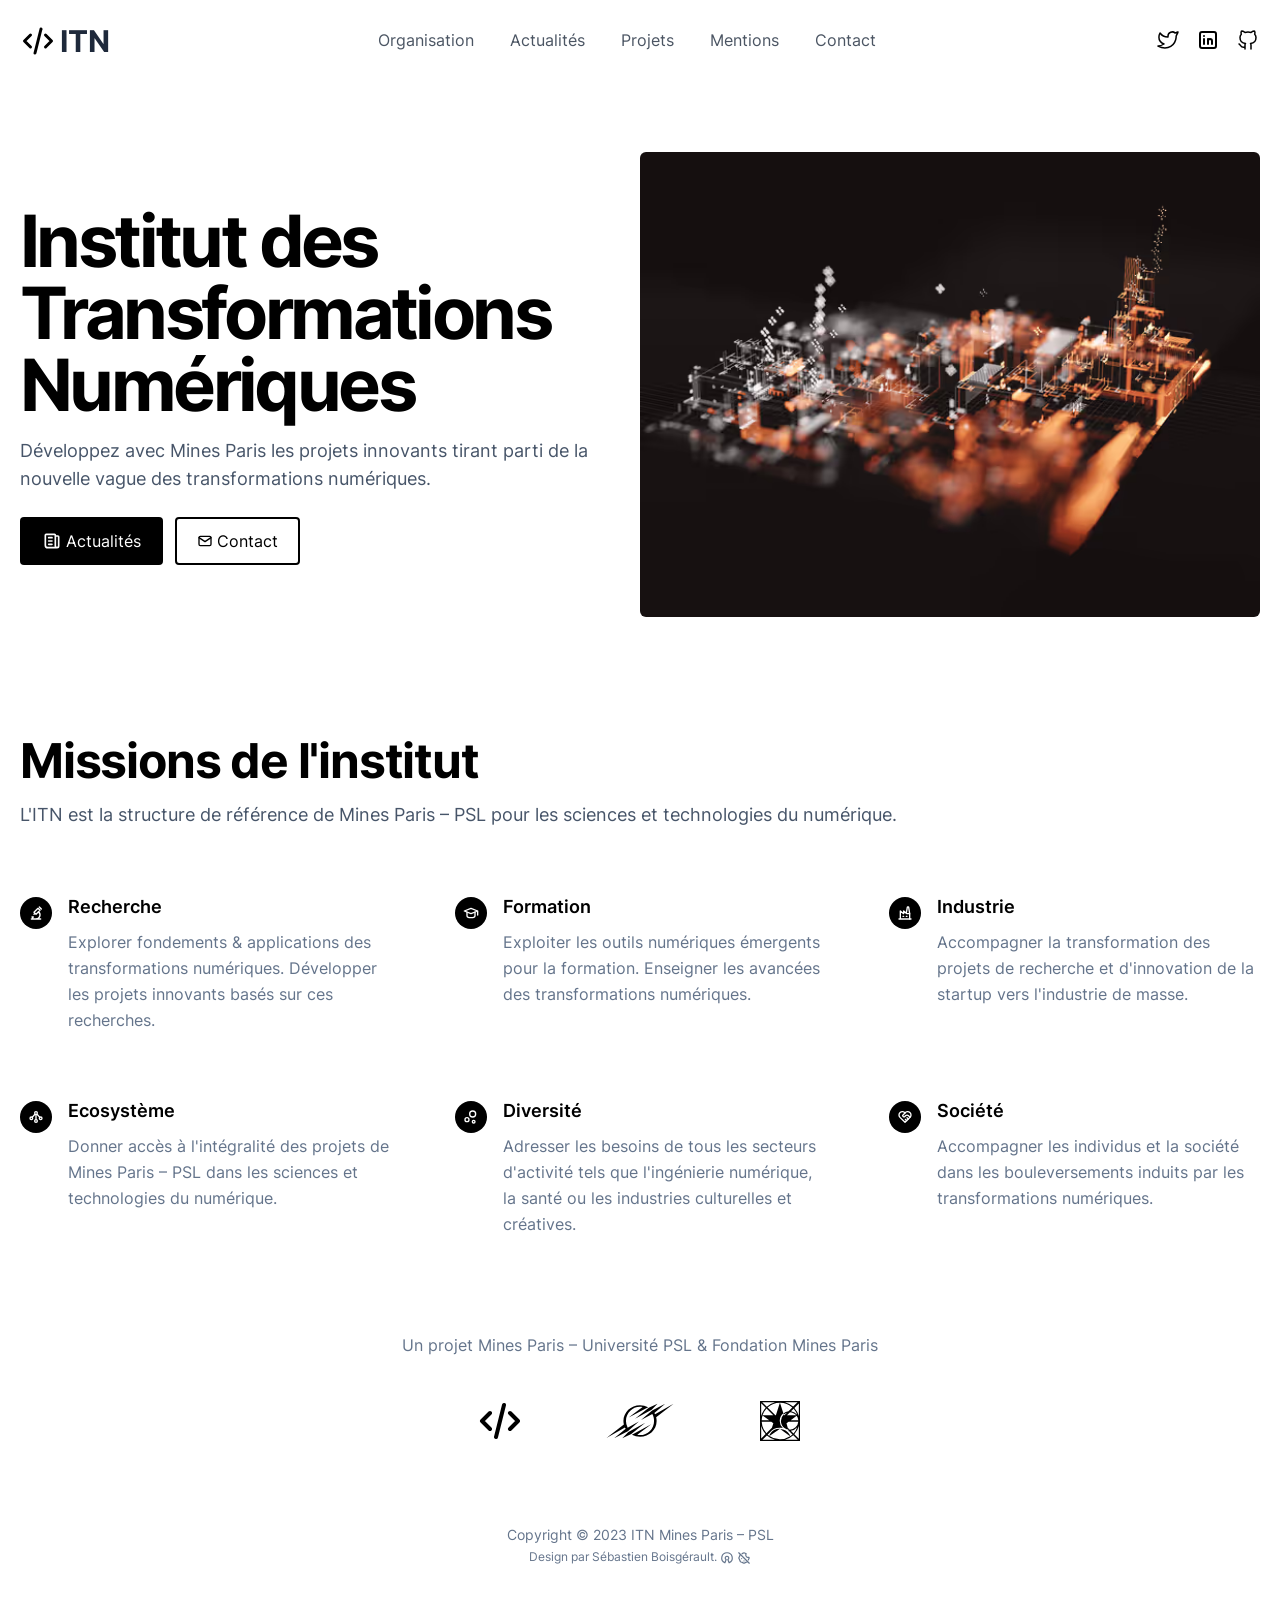
<file: index.html>
<!DOCTYPE html>
<html lang="fr">
  <head>
    <meta charset="UTF-8">
    <meta name="viewport" content="width=device-width">
    <link rel="icon" type="image/svg+xml" href="https://boisgera.github.io/itn-web/favicon.svg">
    <meta name="generator" content="Astro v2.0.11">

    <!-- <link rel="preload" as="image" href={src} alt="Hero" /> -->
    <title>Institut des Transformations Numériques</title>



<link rel="canonical" href="https://boisgera.github.io/">

<meta name="description" content="Sciences et technologies du numérique à Mines Paris – PSL">

<meta name="robots" content="index, follow">

<meta property="og:title" content="Institut des Transformations Numériques">
<meta property="og:type" content="website">
<meta property="og:image" content="https://boisgera.github.io/itn-web/opengraph.jpg">
<meta property="og:url" content="https://boisgera.github.io/">

<meta property="og:image:url" content="https://boisgera.github.io/itn-web/opengraph.jpg">



<meta property="og:image:height">
<meta property="og:image:alt" content="Capture d'écran du site de l'ITN">

<meta name="twitter:card" content="summary_large_image">
<meta name="twitter:site" content="@ITN_MinesParis">
<meta name="twitter:title" content="Institut des Transformations Numériques">
<meta name="twitter:image" content="https://boisgera.github.io/itn-web/opengraph.jpg">

<meta name="twitter:description" content="Sciences et technologies du numérique à Mines Paris – PSL">
<meta name="twitter:creator" content="@boisgera">

  <link rel="stylesheet" href="https://boisgera.github.io/itn-web/_astro/404.52b12107.css" />
<link rel="stylesheet" href="https://boisgera.github.io/itn-web/_astro/mentions.80d13686.css" /><script type="module">document.addEventListener("DOMContentLoaded",function(){document.getElementById("astronav-menu").addEventListener("click",()=>{[...document.querySelectorAll(".astronav-toggle")].forEach(e=>{e.classList.toggle("hidden")})});const o=document.querySelectorAll(".astronav-dropdown");o.forEach(e=>{const r=e.querySelector("button");r.addEventListener("click",n=>{e.classList.toggle("open"),e.setAttribute("aria-expanded",e.getAttribute("aria-expanded")==="true"?"false":"true"),e.hasAttribute("open")?e.removeAttribute("open"):e.setAttribute("open",""),r.nextElementSibling.classList.toggle("hidden"),Array.from(o).filter(t=>t!==e).forEach(t=>{t.classList.remove("open"),t.removeAttribute("open"),t.setAttribute("aria-expanded","false"),t.querySelector(".dropdown-toggle").classList.add("hidden")}),n.stopPropagation()})}),document.addEventListener("click",()=>{o.forEach(e=>{e.classList.remove("open"),e.removeAttribute("open"),e.setAttribute("aria-expanded","false")}),document.querySelectorAll(".dropdown-toggle").forEach(e=>e.classList.add("hidden"))})});
</script></head>
  <body>
    <div class="max-w-screen-xl mx-auto px-5">
  
  <header class="flex flex-col lg:flex-row justify-between items-center my-5">
    
      <div class="flex w-full lg:w-auto items-center justify-between">
        <a href="https://boisgera.github.io/itn-web/" class="text-2xl"><span class="text-3xl flex items-baseline gap-1">
  <span class="relative inline-block" style="height:1em; top: 0.05em">
    <svg xmlns="http://www.w3.org/2000/svg" class="icon icon-tabler icon-tabler-code" width="36" height="36" viewBox="0 0 36 36" stroke-width="2" stroke="currentColor" fill="none" stroke-linecap="round" stroke-linejoin="round">
      <g transform="scale(1.5)">
        <path stroke="none" d="M0 0h24v24H0z" fill="none"></path>
        <path d="M7 8l-4 4l4 4"></path>
        <path d="M17 8l4 4l-4 4"></path>
        <path d="M14 4l-4 16"></path>
      </g>
    </svg>
  </span>
  <span class="font-bold text-slate-800">ITN</span>
</span></a>
        <div class="block lg:hidden">
          <button id="astronav-menu">
  
    <svg fill="currentColor" class="w-4 h-4 text-gray-800" width="24" height="24" viewBox="0 0 20 20" xmlns="http://www.w3.org/2000/svg">
      <title>Menu</title>
      <path class="astronav-toggle hidden" fill-rule="evenodd" clip-rule="evenodd" d="M18.278 16.864a1 1 0 01-1.414 1.414l-4.829-4.828-4.828 4.828a1 1 0 01-1.414-1.414l4.828-4.829-4.828-4.828a1 1 0 011.414-1.414l4.829 4.828 4.828-4.828a1 1 0 111.414 1.414l-4.828 4.829 4.828 4.828z"></path>
      <path class="astronav-toggle" fill-rule="evenodd" d="M4 5h16a1 1 0 010 2H4a1 1 0 110-2zm0 6h16a1 1 0 010 2H4a1 1 0 010-2zm0 6h16a1 1 0 010 2H4a1 1 0 010-2z"></path>
    </svg>
  
</button>
        </div>
      </div>
      <nav class="astronav-toggle hidden w-full lg:w-auto mt-2 lg:flex lg:mt-0">
    
        <ul class="flex flex-col lg:flex-row lg:gap-3">
          <li>
                    <a href="https://boisgera.github.io/itn-web/organisation" class="flex lg:px-3 py-2 text-gray-600 hover:text-gray-900">
                      Organisation
                    </a>
                  </li><li>
                    <a href="https://boisgera.github.io/itn-web/actualités" class="flex lg:px-3 py-2 text-gray-600 hover:text-gray-900">
                      Actualités
                    </a>
                  </li><li>
                    <a href="https://boisgera.github.io/itn-web/projets" class="flex lg:px-3 py-2 text-gray-600 hover:text-gray-900">
                      Projets
                    </a>
                  </li><li>
                    <a href="https://boisgera.github.io/itn-web/mentions" class="flex lg:px-3 py-2 text-gray-600 hover:text-gray-900">
                      Mentions
                    </a>
                  </li><li>
                    <a href="https://boisgera.github.io/itn-web/contact" class="flex lg:px-3 py-2 text-gray-600 hover:text-gray-900">
                      Contact
                    </a>
                  </li>
          <li>
            <div class="h-10 items-center gap-4 flex lg:hidden">
    <a href="https://twitter.com/ITN_MinesParis"><svg fill="none" stroke="currentColor" stroke-linecap="round" stroke-linejoin="round" stroke-width="1.5" class="text-black w-6 h-6" viewBox="0 0 24 24" astro-icon="brand-twitter"><path stroke="none" d="M0 0h24v24H0z"/><path d="M22 4.01c-1 .49-1.98.689-3 .99-1.121-1.265-2.783-1.335-4.38-.737S11.977 6.323 12 8v1c-3.245.083-6.135-1.395-8-4 0 0-4.182 7.433 4 11-1.872 1.247-3.739 2.088-6 2 3.308 1.803 6.913 2.423 10.034 1.517 3.58-1.04 6.522-3.723 7.651-7.742a13.84 13.84 0 0 0 .497-3.753c0-.249 1.51-2.772 1.818-4.013z"/></svg></a>
    <a href="https://www.linkedin.com/in/itn-institut-des-transformations-num%C3%A9riques-mines-paris-psl-0b944027a"><svg fill="none" stroke="currentColor" stroke-linecap="round" stroke-linejoin="round" stroke-width="2" class="text-black w-6 h-6" viewBox="0 0 24 24" astro-icon="brand-linkedin"><path stroke="none" d="M0 0h24v24H0z"/><path d="M4 6a2 2 0 0 1 2-2h12a2 2 0 0 1 2 2v12a2 2 0 0 1-2 2H6a2 2 0 0 1-2-2zM8 11v5M8 8v.01M12 16v-5"/><path d="M16 16v-3a2 2 0 0 0-4 0"/></svg></a>
    <a href="https://github.com/orgs/ITN-Mines-Paris-PSL"><svg fill="none" stroke="currentColor" stroke-linecap="round" stroke-linejoin="round" stroke-width="1.5" class="text-black w-6 h-6" viewBox="0 0 24 24" astro-icon="brand-github"><path stroke="none" d="M0 0h24v24H0z"/><path d="M9 19c-4.3 1.4-4.3-2.5-6-3m12 5v-3.5c0-1 .1-1.4-.5-2 2.8-.3 5.5-1.4 5.5-6a4.6 4.6 0 0 0-1.3-3.2 4.2 4.2 0 0 0-.1-3.2s-1.1-.3-3.5 1.3a12.3 12.3 0 0 0-6.2 0C6.5 2.8 5.4 3.1 5.4 3.1a4.2 4.2 0 0 0-.1 3.2A4.6 4.6 0 0 0 4 9.5c0 4.6 2.7 5.7 5.5 6-.6.6-.6 1.2-.5 2V21"/></svg></a>
</div>
          </li>
        </ul>
      
</nav>
    


    <div>
      <div class="h-10 items-center gap-4 lg:flex hidden">
    <a href="https://twitter.com/ITN_MinesParis"><svg fill="none" stroke="currentColor" stroke-linecap="round" stroke-linejoin="round" stroke-width="1.5" class="text-black w-6 h-6" viewBox="0 0 24 24" astro-icon="brand-twitter"><path stroke="none" d="M0 0h24v24H0z"/><path d="M22 4.01c-1 .49-1.98.689-3 .99-1.121-1.265-2.783-1.335-4.38-.737S11.977 6.323 12 8v1c-3.245.083-6.135-1.395-8-4 0 0-4.182 7.433 4 11-1.872 1.247-3.739 2.088-6 2 3.308 1.803 6.913 2.423 10.034 1.517 3.58-1.04 6.522-3.723 7.651-7.742a13.84 13.84 0 0 0 .497-3.753c0-.249 1.51-2.772 1.818-4.013z"/></svg></a>
    <a href="https://www.linkedin.com/in/itn-institut-des-transformations-num%C3%A9riques-mines-paris-psl-0b944027a"><svg fill="none" stroke="currentColor" stroke-linecap="round" stroke-linejoin="round" stroke-width="2" class="text-black w-6 h-6" viewBox="0 0 24 24" astro-icon="brand-linkedin"><path stroke="none" d="M0 0h24v24H0z"/><path d="M4 6a2 2 0 0 1 2-2h12a2 2 0 0 1 2 2v12a2 2 0 0 1-2 2H6a2 2 0 0 1-2-2zM8 11v5M8 8v.01M12 16v-5"/><path d="M16 16v-3a2 2 0 0 0-4 0"/></svg></a>
    <a href="https://github.com/orgs/ITN-Mines-Paris-PSL"><svg fill="none" stroke="currentColor" stroke-linecap="round" stroke-linejoin="round" stroke-width="1.5" class="text-black w-6 h-6" viewBox="0 0 24 24" astro-icon="brand-github"><path stroke="none" d="M0 0h24v24H0z"/><path d="M9 19c-4.3 1.4-4.3-2.5-6-3m12 5v-3.5c0-1 .1-1.4-.5-2 2.8-.3 5.5-1.4 5.5-6a4.6 4.6 0 0 0-1.3-3.2 4.2 4.2 0 0 0-.1-3.2s-1.1-.3-3.5 1.3a12.3 12.3 0 0 0-6.2 0C6.5 2.8 5.4 3.1 5.4 3.1a4.2 4.2 0 0 0-.1 3.2A4.6 4.6 0 0 0 4 9.5c0 4.6 2.7 5.7 5.5 6-.6.6-.6 1.2-.5 2V21"/></svg></a>
</div>
    </div>
  </header>

</div>
    
  <div class="max-w-screen-xl mx-auto px-5">
  
    <main class="grid lg:grid-cols-2 place-items-center pt-16 pb-8 md:pt-12 md:pb-24">
  <div class="py-6 md:order-1 hidden md:block">
    <picture>
	<source type="image/avif" srcset="https://boisgera.github.io/itn-web/_astro/procedural-city.ce7c94fe_Z2h1vIi.avif 200w,https://boisgera.github.io/itn-web/_astro/procedural-city.ce7c94fe_Z25nYdF.avif 400w,https://boisgera.github.io/itn-web/_astro/procedural-city.ce7c94fe_ZFywjY.avif 600w" sizes="(max-width: 800px) 100vw, 620px"><source type="image/webp" srcset="https://boisgera.github.io/itn-web/_astro/procedural-city.ce7c94fe_Z1xFGKw.webp 200w,https://boisgera.github.io/itn-web/_astro/procedural-city.ce7c94fe_Z1m3afT.webp 400w,https://boisgera.github.io/itn-web/_astro/procedural-city.ce7c94fe_2LhCM.webp 600w" sizes="(max-width: 800px) 100vw, 620px"><source type="image/png" srcset="https://boisgera.github.io/itn-web/_astro/procedural-city.ce7c94fe_KwlLo.png 200w,https://boisgera.github.io/itn-web/_astro/procedural-city.ce7c94fe_Z12a3TU.png 400w,https://boisgera.github.io/itn-web/_astro/procedural-city.ce7c94fe_Zun0bV.png 600w" sizes="(max-width: 800px) 100vw, 620px">
	<img alt="Procedural City" src="https://boisgera.github.io/itn-web/_astro/procedural-city.ce7c94fe_Zun0bV.png" loading="eager" decoding="async" class="rounded-md" format="avif">
</picture>
  </div>
  <div>
    <h1 class="text-5xl lg:text-6xl xl:text-7xl font-bold lg:tracking-tight xl:tracking-tighter">
      Institut des Transformations Numériques
    </h1>
    <p class="text-lg mt-4 text-slate-600 max-w-xl">
      Développez avec Mines Paris les projets innovants tirant parti de la
      nouvelle vague des transformations numériques.
    </p>
    <div class="mt-6 flex flex-col sm:flex-row gap-3">
      <a href="actualités" target="_blank" rel="noopener" class="rounded text-center transition focus-visible:ring-2 ring-offset-2 ring-gray-200 px-5 py-2.5 bg-black text-white hover:bg-gray-800 border-2 border-transparent flex gap-1 items-center justify-center">
        <svg fill="none" stroke="currentColor" stroke-linecap="round" stroke-linejoin="round" stroke-width="2" class="text-white w-5 h-5" viewBox="0 0 24 24" astro-icon="news"><path stroke="none" d="M0 0h24v24H0z"/><path d="M16 6h3a1 1 0 0 1 1 1v11a2 2 0 0 1-4 0V5a1 1 0 0 0-1-1H5a1 1 0 0 0-1 1v12a3 3 0 0 0 3 3h11M8 8h4M8 12h4M8 16h4"/></svg>
        Actualités
      
</a>
      <a href="contact" rel="noopener" target="_blank" class="rounded text-center transition focus-visible:ring-2 ring-offset-2 ring-gray-200 px-5 py-2.5 bg-white border-2 border-black hover:bg-gray-100 text-black flex gap-1 items-center justify-center">
        <svg fill="none" stroke="currentColor" stroke-linecap="round" stroke-linejoin="round" stroke-width="2" class="text-black w-4 h-4" viewBox="0 0 24 24" astro-icon="mail"><path stroke="none" d="M0 0h24v24H0z"/><path d="M3 7a2 2 0 0 1 2-2h14a2 2 0 0 1 2 2v10a2 2 0 0 1-2 2H5a2 2 0 0 1-2-2V7z"/><path d="m3 7 9 6 9-6"/></svg>
        Contact
      
</a>
    </div>
  </div>
</main>
    <div class="mt-16 md:mt-0">
  <h2 class="text-4xl lg:text-5xl font-bold lg:tracking-tight">
    Missions de l'institut
  </h2>
  <p class="text-lg mt-4 text-slate-600">
    L'ITN est la structure de référence de Mines Paris – PSL pour les sciences
    et technologies du numérique.
  </p>
</div>

<div class="grid sm:grid-cols-2 md:grid-cols-3 mt-16 gap-16">
  <div class="flex gap-4 items-start">
        <div class="mt-1 bg-black rounded-full  p-2 w-8 h-8 shrink-0">
          <svg fill="none" stroke="currentColor" stroke-linecap="round" stroke-linejoin="round" stroke-width="2" class="text-white" viewBox="0 0 24 24" astro-icon="microscope"><path stroke="none" d="M0 0h24v24H0z"/><path d="M5 21h14M6 18h2M7 18v3M9 11l3 3 6-6-3-3zM10.5 12.5 9 14M17 3l3 3M12 21a6 6 0 0 0 3.715-10.712"/></svg>
        </div>
        <div>
          <h3 class="font-semibold text-lg">Recherche</h3> 
          <p class="text-slate-500 mt-2 leading-relaxed">Explorer fondements &amp; applications des transformations numériques. 
    Développer les projets innovants basés sur ces recherches.</p>
        </div>
      </div><div class="flex gap-4 items-start">
        <div class="mt-1 bg-black rounded-full  p-2 w-8 h-8 shrink-0">
          <svg fill="none" stroke="currentColor" stroke-linecap="round" stroke-linejoin="round" stroke-width="2" class="text-white" viewBox="0 0 24 24" astro-icon="school"><path stroke="none" d="M0 0h24v24H0z"/><path d="M22 9 12 5 2 9l10 4 10-4v6"/><path d="M6 10.6V16a6 3 0 0 0 12 0v-5.4"/></svg>
        </div>
        <div>
          <h3 class="font-semibold text-lg">Formation</h3> 
          <p class="text-slate-500 mt-2 leading-relaxed">Exploiter les outils numériques émergents pour la 
    formation. Enseigner les avancées des transformations numériques.</p>
        </div>
      </div><div class="flex gap-4 items-start">
        <div class="mt-1 bg-black rounded-full  p-2 w-8 h-8 shrink-0">
          <svg fill="none" stroke="currentColor" stroke-linecap="round" stroke-linejoin="round" stroke-width="2" class="text-white" viewBox="0 0 24 24" astro-icon="building-factory-2"><path stroke="none" d="M0 0h24v24H0z"/><path d="M3 21h18M5 21V9l5 4V9l5 4h4"/><path d="M19 21v-8l-1.436-9.574A.5.5 0 0 0 17.069 3h-1.145a.5.5 0 0 0-.494.418L14 12M9 17h1M14 17h1"/></svg>
        </div>
        <div>
          <h3 class="font-semibold text-lg">Industrie</h3> 
          <p class="text-slate-500 mt-2 leading-relaxed">Accompagner la transformation des projets de recherche et 
    d&#39;innovation de la startup vers l&#39;industrie de masse.</p>
        </div>
      </div><div class="flex gap-4 items-start">
        <div class="mt-1 bg-black rounded-full  p-2 w-8 h-8 shrink-0">
          <svg fill="none" stroke="currentColor" stroke-linecap="round" stroke-linejoin="round" stroke-width="2" class="text-white" viewBox="0 0 24 24" astro-icon="binary-tree-2"><path stroke="none" d="M0 0h24v24H0z"/><path d="M14 6a2 2 0 1 0-4 0 2 2 0 0 0 4 0zM7 14a2 2 0 1 0-4 0 2 2 0 0 0 4 0zM21 14a2 2 0 1 0-4 0 2 2 0 0 0 4 0zM14 18a2 2 0 1 0-4 0 2 2 0 0 0 4 0zM12 8v8M6.316 12.496l4.368-4.992M17.684 12.496l-4.366-4.99"/></svg>
        </div>
        <div>
          <h3 class="font-semibold text-lg">Ecosystème</h3> 
          <p class="text-slate-500 mt-2 leading-relaxed">Donner accès à l&#39;intégralité des projets de 
    Mines Paris – PSL dans les sciences et technologies du numérique.</p>
        </div>
      </div><div class="flex gap-4 items-start">
        <div class="mt-1 bg-black rounded-full  p-2 w-8 h-8 shrink-0">
          <svg fill="none" stroke="currentColor" stroke-linecap="round" stroke-linejoin="round" stroke-width="2" class="text-white" viewBox="0 0 24 24" astro-icon="chart-bubble"><path stroke="none" d="M0 0h24v24H0z"/><path d="M3 16a3 3 0 1 0 6 0 3 3 0 1 0-6 0M14 19a2 2 0 1 0 4 0 2 2 0 1 0-4 0M10 7.5a4.5 4.5 0 1 0 9 0 4.5 4.5 0 1 0-9 0"/></svg>
        </div>
        <div>
          <h3 class="font-semibold text-lg">Diversité</h3> 
          <p class="text-slate-500 mt-2 leading-relaxed">Adresser les besoins de tous les secteurs d&#39;activité tels que 
    l&#39;ingénierie numérique, la santé ou les industries culturelles et créatives.</p>
        </div>
      </div><div class="flex gap-4 items-start">
        <div class="mt-1 bg-black rounded-full  p-2 w-8 h-8 shrink-0">
          <svg fill="none" stroke="currentColor" stroke-linecap="round" stroke-linejoin="round" stroke-width="2" class="text-white" viewBox="0 0 24 24" astro-icon="heart-handshake"><path stroke="none" d="M0 0h24v24H0z"/><path d="M19.5 12.572 12 20l-7.5-7.428A5 5 0 1 1 12 6.006a5 5 0 1 1 7.5 6.572"/><path d="M12 6 8.707 9.293a1 1 0 0 0 0 1.414l.543.543c.69.69 1.81.69 2.5 0l1-1a3.182 3.182 0 0 1 4.5 0l2.25 2.25M12.5 15.5l2 2M15 13l2 2"/></svg>
        </div>
        <div>
          <h3 class="font-semibold text-lg">Société</h3> 
          <p class="text-slate-500 mt-2 leading-relaxed">Accompagner les individus et la société dans les bouleversements induits 
    par les transformations numériques.</p>
        </div>
      </div>
</div>
    <div class="mt-24">
  <h2 class="text-center text-slate-500">
    Un projet Mines Paris – Université PSL & Fondation Mines Paris
  </h2>
  <div class="flex gap-8 md:gap-20 items-center justify-center mt-10 flex-wrap">
    <svg fill="none" stroke="currentColor" stroke-linecap="round" stroke-linejoin="round" stroke-width="2" class="h-8 md:h-12" viewBox="0 0 24 24" astro-icon="itn-logo"><path stroke="none" d="M0 0h24v24H0z"/><path d="m7 8-4 4 4 4M17 8l4 4-4 4M14 4l-4 16"/></svg>
    <svg version="1.2" viewBox="0 0 27 18" class="h-8 md:h-12" astro-icon="mines-paris"><path d="m13.897 8.638 4.135-3.598 4.93-2.476-4.067 3.435c.087.143.169.288.242.439l6.955-3.921-6.528 5.072c.111.442.17.903.17 1.378 0 3.266-2.787 5.913-6.225 5.913a6.445 6.445 0 0 1-3.044-.755l7.262-3.945-5.257 4.005a5.29 5.29 0 0 0 1.04.104c2.91 0 5.268-2.383 5.268-5.322 0-.937-.24-1.816-.66-2.58zM8.87 11.49a5.34 5.34 0 0 1-.63-2.523c0-2.94 2.36-5.322 5.27-5.322.317 0 .629.028.931.083l.04.05-5.233 3.878 7.31-3.848a6.672 6.672 0 0 0-3.049-.755c-3.437 0-6.224 2.648-6.224 5.914 0 .465.056.919.164 1.353l-6.54 5.045 6.944-3.927c.085.176.179.347.281.512l-4.329 3.486 5.14-2.547 4.134-3.714zm0 0"/><path d="m6.842 15.483 2.29-2.36 6.354-3.504-5.257 4.275zM20.087 2.517l-3.294 1.495-5.162 4.159 6.237-3.388zm0 0"/></svg>
    <svg version="1.2" viewBox="0 0 18 18" class="h-8 md:h-12" astro-icon="psl"><path d="M1.51 1.5V16l-.01.01.01.008v.473h.473l.009.009.009-.009H16.5V1.5zm14.064.435-1.656 1.656a7.274 7.274 0 0 0-3.035-1.656zM12.663 12.26l-.766-.767-.456-1.626.809-.594h3.604a3.26 3.26 0 0 1-3.191 2.987m2.789-.912a6.87 6.87 0 0 1-1.4 2.301l-.993-.993a3.672 3.672 0 0 0 2.393-1.308m-4.817-4.474h-.147l-.087-.272a3.243 3.243 0 0 1 1.21-.703zm.983 0 1.135-1.135c.931.04 1.755.472 2.326 1.135zm1.39 1.844 2.239-1.641c.343.468.555 1.03.607 1.641zm.14-3.375.952-.95a6.864 6.864 0 0 1 1.35 2.248 3.67 3.67 0 0 0-2.301-1.298M4.957 8.718H2.141c.027-.63.13-1.241.316-1.817zM2.466 6.875a6.863 6.863 0 0 1 1.492-2.534l2.534 2.534zM5.72 9.273l.786.572-.535 1.692-2.061 2.061a6.834 6.834 0 0 1-1.77-4.325zm-1.37-5.326a6.843 6.843 0 0 1 4.605-1.826L7.458 6.875h-.18zm2.776-2.012A7.275 7.275 0 0 0 4.04 3.638L2.34 1.935zm-5.182.393 1.702 1.703a7.286 7.286 0 0 0-1.702 3.086zm0 13.235v-4.689A7.289 7.289 0 0 0 3.6 13.91zm.492.492L4.091 14.4a7.289 7.289 0 0 0 3.035 1.655zm2.605-1.45 3.987-2.653c-.046 0-.09-.01-.136-.01a4.366 4.366 0 0 0-3.696 2.047l-.188.593c-.032-.023-.06-.051-.091-.075l-.007.012-.364-.276.014-.025c-.052-.045-.109-.083-.159-.128l.617-.617a4.794 4.794 0 0 1 3.874-1.977c.398 0 .782.06 1.152.152a3.682 3.682 0 0 1 .21-5.512L8.988 2.12l.017-.001c1.771 0 3.383.678 4.603 1.782l-1.433 1.433a3.668 3.668 0 0 0-1.914.82l.137.437a3.26 3.26 0 0 0-1.056 2.405c0 1.62 1.185 2.969 2.735 3.225l.15.44a1 1 0 0 0 .057.006l1.376 1.376a8.66 8.66 0 0 1-.367.316.008.008 0 0 1 .002.005l-.366.28-.004-.01c-.042.03-.08.061-.122.089l-.198-.702a4.358 4.358 0 0 0-3.543-2.066l3.724 2.779a6.836 6.836 0 0 1-7.744-.129m5.842 1.45a7.282 7.282 0 0 0 3.085-1.702l1.703 1.702zm5.182-.393-1.703-1.702a7.29 7.29 0 0 0 1.703-3.091zm0-8.54a7.297 7.297 0 0 0-1.656-3.04l1.656-1.656zm0 0"/><path fill="#00428f" d="M12.23 12.681c-.084-.01-.161-.034-.244-.048.11.092.212.192.313.293zm0 0"/></svg>
  </div>
</div>
  
</div>

    <footer class="my-20">
  <p class="text-center text-sm text-slate-500">
    Copyright © 2023 ITN Mines Paris – PSL
  </p>
  <p class="text-center text-xs text-slate-500 mt-1">
    Design par <a href="https://github.com/boisgera">Sébastien Boisgérault</a>.
    <a href="https://boisgera.github.io/itn-web/mentions"><svg fill="none" stroke="currentColor" stroke-linecap="round" stroke-linejoin="round" stroke-width="2" class="inline text-slate-500 w-3.5 h-3.5" viewBox="0 0 24 24" astro-icon="brand-open-source"><path stroke="none" d="M0 0h24v24H0z"/><path d="M12 3a9 9 0 0 1 3.618 17.243l-2.193-5.602a3 3 0 1 0-2.849 0l-2.193 5.603A9 9 0 0 1 12 3z"/></svg></a>
    <svg fill="none" stroke="currentColor" stroke-linecap="round" stroke-linejoin="round" stroke-width="2" class="inline text-slate-500 w-3.5 h-3.5" viewBox="0 0 24 24" astro-icon="cookie-off"><path stroke="none" d="M0 0h24v24H0z"/><path d="M8 13v.01M12 17v.01M12 12v.01M18.192 18.187a3 3 0 0 1-.976.652c-1.048.263-1.787.483-2.216.661-.475.197-1.092.538-1.852 1.024a3 3 0 0 1-2.296 0C10.05 20.021 9.433 19.68 9 19.5c-.471-.195-1.21-.415-2.216-.66a3 3 0 0 1-1.623-1.624c-.265-1.052-.485-1.79-.661-2.216-.198-.479-.54-1.096-1.024-1.852a3 3 0 0 1 0-2.296c.48-.744.82-1.361 1.024-1.852.171-.413.391-1.152.66-2.216a3 3 0 0 1 .649-.971M8.63 4.639c.14-.049.263-.095.37-.139.458-.19 1.075-.531 1.852-1.024a3 3 0 0 1 2.296 0l2.667 1.104a4 4 0 0 0 4.656 6.14l.053.132a3 3 0 0 1 0 2.296c-.497.786-.838 1.404-1.024 1.852a6.579 6.579 0 0 0-.135.36M3 3l18 18"/></svg>
  </p>
</footer>
    
  </body>
</html>
</file>
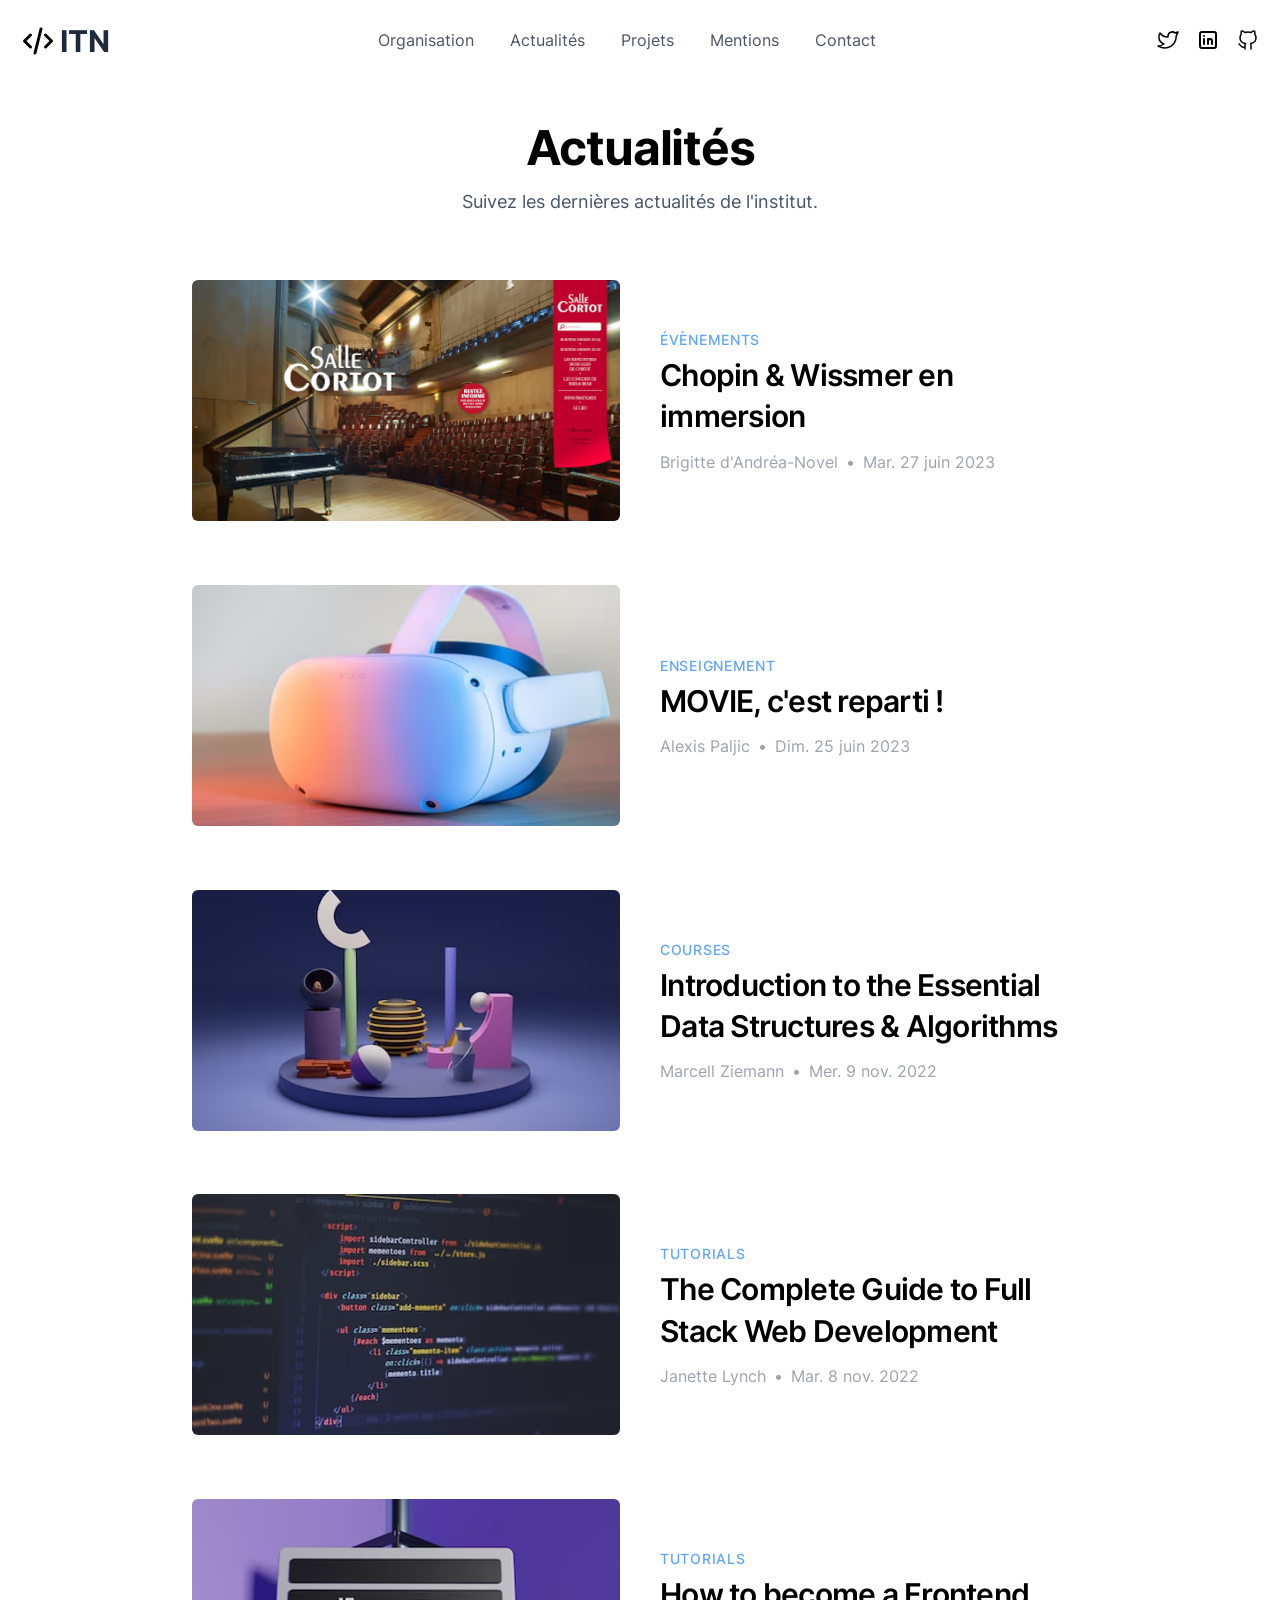
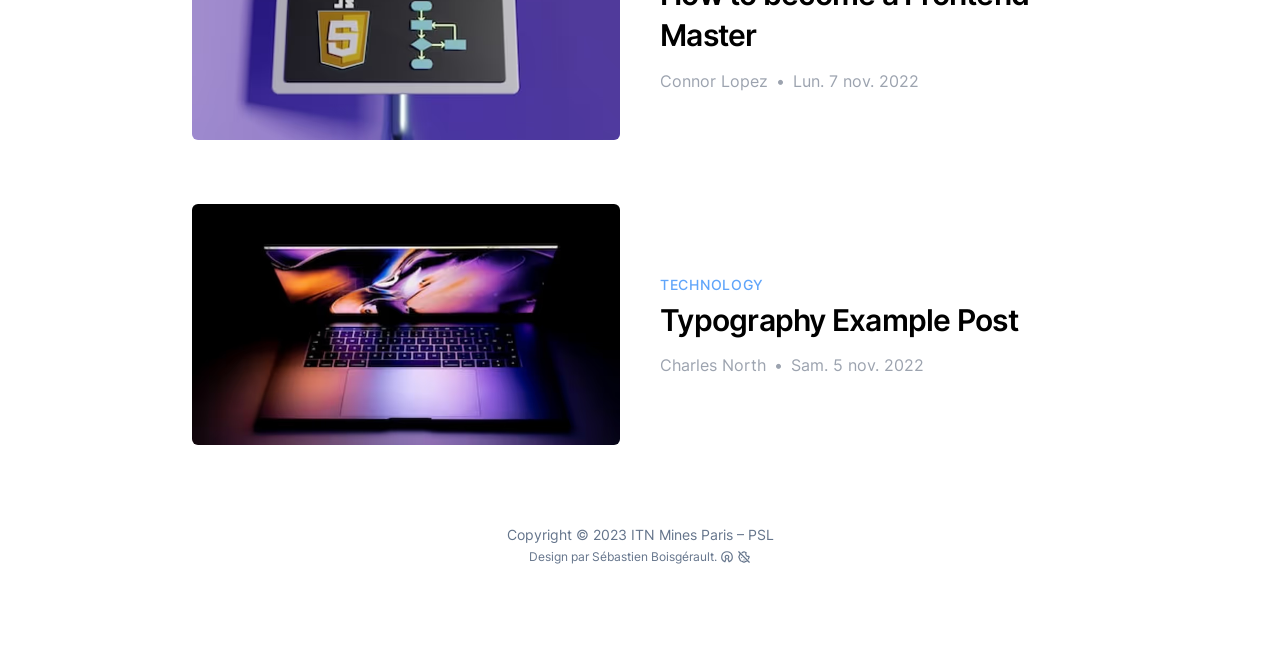
<file: actualités/index.html>
<!DOCTYPE html>
<html lang="fr">
  <head>
    <meta charset="UTF-8">
    <meta name="viewport" content="width=device-width">
    <link rel="icon" type="image/svg+xml" href="https://boisgera.github.io/itn-web/favicon.svg">
    <meta name="generator" content="Astro v2.0.11">

    <!-- <link rel="preload" as="image" href={src} alt="Hero" /> -->
    <title>Actualités | ITN</title>



<link rel="canonical" href="https://boisgera.github.io/actualit%C3%A9s/">

<meta name="description" content="Sciences et technologies du numérique à Mines Paris – PSL">

<meta name="robots" content="index, follow">

<meta property="og:title" content="Actualités | ITN">
<meta property="og:type" content="website">
<meta property="og:image" content="https://boisgera.github.io/itn-web/opengraph.jpg">
<meta property="og:url" content="https://boisgera.github.io/actualit%C3%A9s/">

<meta property="og:image:url" content="https://boisgera.github.io/itn-web/opengraph.jpg">



<meta property="og:image:height">
<meta property="og:image:alt" content="Capture d'écran du site de l'ITN">

<meta name="twitter:card" content="summary_large_image">
<meta name="twitter:site" content="@ITN_MinesParis">
<meta name="twitter:title" content="Actualités | ITN">
<meta name="twitter:image" content="https://boisgera.github.io/itn-web/opengraph.jpg">

<meta name="twitter:description" content="Sciences et technologies du numérique à Mines Paris – PSL">
<meta name="twitter:creator" content="@boisgera">

  <link rel="stylesheet" href="https://boisgera.github.io/itn-web/_astro/404.52b12107.css" />
<link rel="stylesheet" href="https://boisgera.github.io/itn-web/_astro/mentions.80d13686.css" /><script type="module">document.addEventListener("DOMContentLoaded",function(){document.getElementById("astronav-menu").addEventListener("click",()=>{[...document.querySelectorAll(".astronav-toggle")].forEach(e=>{e.classList.toggle("hidden")})});const o=document.querySelectorAll(".astronav-dropdown");o.forEach(e=>{const r=e.querySelector("button");r.addEventListener("click",n=>{e.classList.toggle("open"),e.setAttribute("aria-expanded",e.getAttribute("aria-expanded")==="true"?"false":"true"),e.hasAttribute("open")?e.removeAttribute("open"):e.setAttribute("open",""),r.nextElementSibling.classList.toggle("hidden"),Array.from(o).filter(t=>t!==e).forEach(t=>{t.classList.remove("open"),t.removeAttribute("open"),t.setAttribute("aria-expanded","false"),t.querySelector(".dropdown-toggle").classList.add("hidden")}),n.stopPropagation()})}),document.addEventListener("click",()=>{o.forEach(e=>{e.classList.remove("open"),e.removeAttribute("open"),e.setAttribute("aria-expanded","false")}),document.querySelectorAll(".dropdown-toggle").forEach(e=>e.classList.add("hidden"))})});
</script></head>
  <body>
    <div class="max-w-screen-xl mx-auto px-5">
  
  <header class="flex flex-col lg:flex-row justify-between items-center my-5">
    
      <div class="flex w-full lg:w-auto items-center justify-between">
        <a href="https://boisgera.github.io/itn-web/" class="text-2xl"><span class="text-3xl flex items-baseline gap-1">
  <span class="relative inline-block" style="height:1em; top: 0.05em">
    <svg xmlns="http://www.w3.org/2000/svg" class="icon icon-tabler icon-tabler-code" width="36" height="36" viewBox="0 0 36 36" stroke-width="2" stroke="currentColor" fill="none" stroke-linecap="round" stroke-linejoin="round">
      <g transform="scale(1.5)">
        <path stroke="none" d="M0 0h24v24H0z" fill="none"></path>
        <path d="M7 8l-4 4l4 4"></path>
        <path d="M17 8l4 4l-4 4"></path>
        <path d="M14 4l-4 16"></path>
      </g>
    </svg>
  </span>
  <span class="font-bold text-slate-800">ITN</span>
</span></a>
        <div class="block lg:hidden">
          <button id="astronav-menu">
  
    <svg fill="currentColor" class="w-4 h-4 text-gray-800" width="24" height="24" viewBox="0 0 20 20" xmlns="http://www.w3.org/2000/svg">
      <title>Menu</title>
      <path class="astronav-toggle hidden" fill-rule="evenodd" clip-rule="evenodd" d="M18.278 16.864a1 1 0 01-1.414 1.414l-4.829-4.828-4.828 4.828a1 1 0 01-1.414-1.414l4.828-4.829-4.828-4.828a1 1 0 011.414-1.414l4.829 4.828 4.828-4.828a1 1 0 111.414 1.414l-4.828 4.829 4.828 4.828z"></path>
      <path class="astronav-toggle" fill-rule="evenodd" d="M4 5h16a1 1 0 010 2H4a1 1 0 110-2zm0 6h16a1 1 0 010 2H4a1 1 0 010-2zm0 6h16a1 1 0 010 2H4a1 1 0 010-2z"></path>
    </svg>
  
</button>
        </div>
      </div>
      <nav class="astronav-toggle hidden w-full lg:w-auto mt-2 lg:flex lg:mt-0">
    
        <ul class="flex flex-col lg:flex-row lg:gap-3">
          <li>
                    <a href="https://boisgera.github.io/itn-web/organisation" class="flex lg:px-3 py-2 text-gray-600 hover:text-gray-900">
                      Organisation
                    </a>
                  </li><li>
                    <a href="https://boisgera.github.io/itn-web/actualités" class="flex lg:px-3 py-2 text-gray-600 hover:text-gray-900">
                      Actualités
                    </a>
                  </li><li>
                    <a href="https://boisgera.github.io/itn-web/projets" class="flex lg:px-3 py-2 text-gray-600 hover:text-gray-900">
                      Projets
                    </a>
                  </li><li>
                    <a href="https://boisgera.github.io/itn-web/mentions" class="flex lg:px-3 py-2 text-gray-600 hover:text-gray-900">
                      Mentions
                    </a>
                  </li><li>
                    <a href="https://boisgera.github.io/itn-web/contact" class="flex lg:px-3 py-2 text-gray-600 hover:text-gray-900">
                      Contact
                    </a>
                  </li>
          <li>
            <div class="h-10 items-center gap-4 flex lg:hidden">
    <a href="https://twitter.com/ITN_MinesParis"><svg fill="none" stroke="currentColor" stroke-linecap="round" stroke-linejoin="round" stroke-width="1.5" class="text-black w-6 h-6" viewBox="0 0 24 24" astro-icon="brand-twitter"><path stroke="none" d="M0 0h24v24H0z"/><path d="M22 4.01c-1 .49-1.98.689-3 .99-1.121-1.265-2.783-1.335-4.38-.737S11.977 6.323 12 8v1c-3.245.083-6.135-1.395-8-4 0 0-4.182 7.433 4 11-1.872 1.247-3.739 2.088-6 2 3.308 1.803 6.913 2.423 10.034 1.517 3.58-1.04 6.522-3.723 7.651-7.742a13.84 13.84 0 0 0 .497-3.753c0-.249 1.51-2.772 1.818-4.013z"/></svg></a>
    <a href="https://www.linkedin.com/in/itn-institut-des-transformations-num%C3%A9riques-mines-paris-psl-0b944027a"><svg fill="none" stroke="currentColor" stroke-linecap="round" stroke-linejoin="round" stroke-width="2" class="text-black w-6 h-6" viewBox="0 0 24 24" astro-icon="brand-linkedin"><path stroke="none" d="M0 0h24v24H0z"/><path d="M4 6a2 2 0 0 1 2-2h12a2 2 0 0 1 2 2v12a2 2 0 0 1-2 2H6a2 2 0 0 1-2-2zM8 11v5M8 8v.01M12 16v-5"/><path d="M16 16v-3a2 2 0 0 0-4 0"/></svg></a>
    <a href="https://github.com/orgs/ITN-Mines-Paris-PSL"><svg fill="none" stroke="currentColor" stroke-linecap="round" stroke-linejoin="round" stroke-width="1.5" class="text-black w-6 h-6" viewBox="0 0 24 24" astro-icon="brand-github"><path stroke="none" d="M0 0h24v24H0z"/><path d="M9 19c-4.3 1.4-4.3-2.5-6-3m12 5v-3.5c0-1 .1-1.4-.5-2 2.8-.3 5.5-1.4 5.5-6a4.6 4.6 0 0 0-1.3-3.2 4.2 4.2 0 0 0-.1-3.2s-1.1-.3-3.5 1.3a12.3 12.3 0 0 0-6.2 0C6.5 2.8 5.4 3.1 5.4 3.1a4.2 4.2 0 0 0-.1 3.2A4.6 4.6 0 0 0 4 9.5c0 4.6 2.7 5.7 5.5 6-.6.6-.6 1.2-.5 2V21"/></svg></a>
</div>
          </li>
        </ul>
      
</nav>
    


    <div>
      <div class="h-10 items-center gap-4 lg:flex hidden">
    <a href="https://twitter.com/ITN_MinesParis"><svg fill="none" stroke="currentColor" stroke-linecap="round" stroke-linejoin="round" stroke-width="1.5" class="text-black w-6 h-6" viewBox="0 0 24 24" astro-icon="brand-twitter"><path stroke="none" d="M0 0h24v24H0z"/><path d="M22 4.01c-1 .49-1.98.689-3 .99-1.121-1.265-2.783-1.335-4.38-.737S11.977 6.323 12 8v1c-3.245.083-6.135-1.395-8-4 0 0-4.182 7.433 4 11-1.872 1.247-3.739 2.088-6 2 3.308 1.803 6.913 2.423 10.034 1.517 3.58-1.04 6.522-3.723 7.651-7.742a13.84 13.84 0 0 0 .497-3.753c0-.249 1.51-2.772 1.818-4.013z"/></svg></a>
    <a href="https://www.linkedin.com/in/itn-institut-des-transformations-num%C3%A9riques-mines-paris-psl-0b944027a"><svg fill="none" stroke="currentColor" stroke-linecap="round" stroke-linejoin="round" stroke-width="2" class="text-black w-6 h-6" viewBox="0 0 24 24" astro-icon="brand-linkedin"><path stroke="none" d="M0 0h24v24H0z"/><path d="M4 6a2 2 0 0 1 2-2h12a2 2 0 0 1 2 2v12a2 2 0 0 1-2 2H6a2 2 0 0 1-2-2zM8 11v5M8 8v.01M12 16v-5"/><path d="M16 16v-3a2 2 0 0 0-4 0"/></svg></a>
    <a href="https://github.com/orgs/ITN-Mines-Paris-PSL"><svg fill="none" stroke="currentColor" stroke-linecap="round" stroke-linejoin="round" stroke-width="1.5" class="text-black w-6 h-6" viewBox="0 0 24 24" astro-icon="brand-github"><path stroke="none" d="M0 0h24v24H0z"/><path d="M9 19c-4.3 1.4-4.3-2.5-6-3m12 5v-3.5c0-1 .1-1.4-.5-2 2.8-.3 5.5-1.4 5.5-6a4.6 4.6 0 0 0-1.3-3.2 4.2 4.2 0 0 0-.1-3.2s-1.1-.3-3.5 1.3a12.3 12.3 0 0 0-6.2 0C6.5 2.8 5.4 3.1 5.4 3.1a4.2 4.2 0 0 0-.1 3.2A4.6 4.6 0 0 0 4 9.5c0 4.6 2.7 5.7 5.5 6-.6.6-.6 1.2-.5 2V21"/></svg></a>
</div>
    </div>
  </header>

</div>
    
  <div class="max-w-screen-xl mx-auto px-5">
  
    <div class="mt-16 text-center">
  <h1 class="text-4xl lg:text-5xl font-bold lg:tracking-tight">
    Actualités
  </h1>
  <p class="text-lg mt-4 text-slate-600">
    
        Suivez les dernières actualités de l'institut.
      
  </p>
</div>
    <main class="mt-16">
      <ul class="grid gap-16 max-w-4xl mx-auto">
        <li>
              <a href="https://boisgera.github.io/itn-web/blog/salle-cortot">
                <div class="grid md:grid-cols-2 gap-5 md:gap-10 items-center">
                  <picture>
	<source type="image/avif" srcset="https://boisgera.github.io/itn-web/_astro/salle-cortot-430x240_9xRKx.avif 200w,https://boisgera.github.io/itn-web/_astro/salle-cortot-430x240_Z2n8haa.avif 400w,https://boisgera.github.io/itn-web/_astro/salle-cortot-430x240_Z2mjs1s.avif 800w" sizes="(max-width: 800px) 100vw, 800px"><source type="image/webp" srcset="https://boisgera.github.io/itn-web/_astro/salle-cortot-430x240_ZMFhWM.webp 200w,https://boisgera.github.io/itn-web/_astro/salle-cortot-430x240_1JOFUr.webp 400w,https://boisgera.github.io/itn-web/_astro/salle-cortot-430x240_1KDv49.webp 800w" sizes="(max-width: 800px) 100vw, 800px"><source type="image/png" srcset="https://boisgera.github.io/itn-web/_astro/salle-cortot-430x240_B6qeE.png 200w,https://boisgera.github.io/itn-web/_astro/salle-cortot-430x240_Z1UzIG3.png 400w,https://boisgera.github.io/itn-web/_astro/salle-cortot-430x240_Z1TKTxl.png 800w" sizes="(max-width: 800px) 100vw, 800px">
	<img alt="Salle Cortot" fit="cover" position="center" background="#ffffff" src="https://boisgera.github.io/itn-web/_astro/salle-cortot-430x240_Z1TKTxl.png" loading="eager" decoding="sync" class="w-full rounded-md">
</picture>
                  <div>
                    <span class="text-blue-400 uppercase tracking-wider text-sm font-medium">
                      Évènements
                    </span>

                    <h2 class="text-3xl font-semibold leading-snug tracking-tight mt-1 ">
                      Chopin &amp; Wissmer en immersion
                    </h2>

                    <div class="flex gap-2 mt-3">
                      <span class="text-gray-400">
                        Brigitte d&#39;Andréa-Novel
                      </span>
                      <span class="text-gray-400">• </span>
                      <time class="text-gray-400" datetime="2023-06-27T17:10:00.000Z">
                        Mar. 27 juin 2023
                      </time>
                    </div>
                  </div>
                </div>
              </a>
            </li><li>
              <a href="https://boisgera.github.io/itn-web/blog/movie">
                <div class="grid md:grid-cols-2 gap-5 md:gap-10 items-center">
                  <picture>
	<source type="image/avif" srcset="https://boisgera.github.io/itn-web/_astro/photo-1622979135225-d2ba269cf1ac_2a9L02.avif 200w,https://boisgera.github.io/itn-web/_astro/photo-1622979135225-d2ba269cf1ac_ZmwnUF.avif 400w,https://boisgera.github.io/itn-web/_astro/photo-1622979135225-d2ba269cf1ac_ZlHyLX.avif 800w" sizes="(max-width: 800px) 100vw, 800px"><source type="image/webp" srcset="https://boisgera.github.io/itn-web/_astro/photo-1622979135225-d2ba269cf1ac_1cUAgH.webp 200w,https://boisgera.github.io/itn-web/_astro/photo-1622979135225-d2ba269cf1ac_Z1jKyE0.webp 400w,https://boisgera.github.io/itn-web/_astro/photo-1622979135225-d2ba269cf1ac_Z1iVJvi.webp 800w" sizes="(max-width: 800px) 100vw, 800px">
	<img alt="Oculus" fit="cover" position="center" background="#ffffff" src="https://boisgera.github.io/itn-web/_astro/photo-1622979135225-d2ba269cf1ac_Z1iVJvi.webp" loading="eager" decoding="sync" class="w-full rounded-md">
</picture>
                  <div>
                    <span class="text-blue-400 uppercase tracking-wider text-sm font-medium">
                      Enseignement
                    </span>

                    <h2 class="text-3xl font-semibold leading-snug tracking-tight mt-1 ">
                      MOVIE, c&#39;est reparti !
                    </h2>

                    <div class="flex gap-2 mt-3">
                      <span class="text-gray-400">
                        Alexis Paljic
                      </span>
                      <span class="text-gray-400">• </span>
                      <time class="text-gray-400" datetime="2023-06-25T17:10:00.000Z">
                        Dim. 25 juin 2023
                      </time>
                    </div>
                  </div>
                </div>
              </a>
            </li><li>
              <a href="https://boisgera.github.io/itn-web/blog/essential-data-structures-algorithms">
                <div class="grid md:grid-cols-2 gap-5 md:gap-10 items-center">
                  <picture>
	<source type="image/avif" srcset="https://boisgera.github.io/itn-web/_astro/photo-1627163439134-7a8c47e08208_80HKj.avif 200w,https://boisgera.github.io/itn-web/_astro/photo-1627163439134-7a8c47e08208_Z2oFrao.avif 400w,https://boisgera.github.io/itn-web/_astro/photo-1627163439134-7a8c47e08208_Z2nQC1G.avif 800w" sizes="(max-width: 800px) 100vw, 800px"><source type="image/webp" srcset="https://boisgera.github.io/itn-web/_astro/photo-1627163439134-7a8c47e08208_ZOdrX1.webp 200w,https://boisgera.github.io/itn-web/_astro/photo-1627163439134-7a8c47e08208_1IhvUd.webp 400w,https://boisgera.github.io/itn-web/_astro/photo-1627163439134-7a8c47e08208_1J6l3U.webp 800w" sizes="(max-width: 800px) 100vw, 800px">
	<img alt="data structures &#38; algorithms" fit="cover" position="center" background="#ffffff" src="https://boisgera.github.io/itn-web/_astro/photo-1627163439134-7a8c47e08208_1J6l3U.webp" loading="eager" decoding="sync" class="w-full rounded-md">
</picture>
                  <div>
                    <span class="text-blue-400 uppercase tracking-wider text-sm font-medium">
                      Courses
                    </span>

                    <h2 class="text-3xl font-semibold leading-snug tracking-tight mt-1 ">
                       Introduction to the Essential Data Structures &amp; Algorithms
                    </h2>

                    <div class="flex gap-2 mt-3">
                      <span class="text-gray-400">
                        Marcell Ziemann
                      </span>
                      <span class="text-gray-400">• </span>
                      <time class="text-gray-400" datetime="2022-11-09T16:39:00.000Z">
                        Mer. 9 nov. 2022
                      </time>
                    </div>
                  </div>
                </div>
              </a>
            </li><li>
              <a href="https://boisgera.github.io/itn-web/blog/complete-guide-fullstack-development">
                <div class="grid md:grid-cols-2 gap-5 md:gap-10 items-center">
                  <picture>
	<source type="image/avif" srcset="https://boisgera.github.io/itn-web/_astro/photo-1593720213428-28a5b9e94613_Z23VgWr.avif 200w,https://boisgera.github.io/itn-web/_astro/photo-1593720213428-28a5b9e94613_tyGUM.avif 400w,https://boisgera.github.io/itn-web/_astro/photo-1593720213428-28a5b9e94613_unw4u.avif 800w" sizes="(max-width: 800px) 100vw, 800px"><source type="image/webp" srcset="https://boisgera.github.io/itn-web/_astro/photo-1593720213428-28a5b9e94613_241G8a.webp 200w,https://boisgera.github.io/itn-web/_astro/photo-1593720213428-28a5b9e94613_ZsEsMx.webp 400w,https://boisgera.github.io/itn-web/_astro/photo-1593720213428-28a5b9e94613_ZrPDDP.webp 800w" sizes="(max-width: 800px) 100vw, 800px">
	<img alt="full stack web development" fit="cover" position="center" background="#ffffff" src="https://boisgera.github.io/itn-web/_astro/photo-1593720213428-28a5b9e94613_ZrPDDP.webp" loading="lazy" decoding="async" class="w-full rounded-md">
</picture>
                  <div>
                    <span class="text-blue-400 uppercase tracking-wider text-sm font-medium">
                      Tutorials
                    </span>

                    <h2 class="text-3xl font-semibold leading-snug tracking-tight mt-1 ">
                      The Complete Guide to Full Stack Web Development
                    </h2>

                    <div class="flex gap-2 mt-3">
                      <span class="text-gray-400">
                        Janette Lynch
                      </span>
                      <span class="text-gray-400">• </span>
                      <time class="text-gray-400" datetime="2022-11-08T11:39:00.000Z">
                        Mar. 8 nov. 2022
                      </time>
                    </div>
                  </div>
                </div>
              </a>
            </li><li>
              <a href="https://boisgera.github.io/itn-web/blog/how-to-become-frontend-master">
                <div class="grid md:grid-cols-2 gap-5 md:gap-10 items-center">
                  <picture>
	<source type="image/avif" srcset="https://boisgera.github.io/itn-web/_astro/photo-1667372393119-3d4c48d07fc9_1dLXUa.avif 200w,https://boisgera.github.io/itn-web/_astro/photo-1667372393119-3d4c48d07fc9_Z1iTb0x.avif 400w,https://boisgera.github.io/itn-web/_astro/photo-1667372393119-3d4c48d07fc9_Z1i5lQP.avif 800w" sizes="(max-width: 800px) 100vw, 800px"><source type="image/webp" srcset="https://boisgera.github.io/itn-web/_astro/photo-1667372393119-3d4c48d07fc9_gxNbP.webp 200w,https://boisgera.github.io/itn-web/_astro/photo-1667372393119-3d4c48d07fc9_Z2g8lIR.webp 400w,https://boisgera.github.io/itn-web/_astro/photo-1667372393119-3d4c48d07fc9_Z2fjwAa.webp 800w" sizes="(max-width: 800px) 100vw, 800px">
	<img alt="frontend master" fit="cover" position="center" background="#ffffff" src="https://boisgera.github.io/itn-web/_astro/photo-1667372393119-3d4c48d07fc9_Z2fjwAa.webp" loading="lazy" decoding="async" class="w-full rounded-md">
</picture>
                  <div>
                    <span class="text-blue-400 uppercase tracking-wider text-sm font-medium">
                      Tutorials
                    </span>

                    <h2 class="text-3xl font-semibold leading-snug tracking-tight mt-1 ">
                      How to become a Frontend Master
                    </h2>

                    <div class="flex gap-2 mt-3">
                      <span class="text-gray-400">
                        Connor Lopez
                      </span>
                      <span class="text-gray-400">• </span>
                      <time class="text-gray-400" datetime="2022-11-07T15:39:00.000Z">
                        Lun. 7 nov. 2022
                      </time>
                    </div>
                  </div>
                </div>
              </a>
            </li><li>
              <a href="https://boisgera.github.io/itn-web/blog/kitchensink">
                <div class="grid md:grid-cols-2 gap-5 md:gap-10 items-center">
                  <picture>
	<source type="image/avif" srcset="https://boisgera.github.io/itn-web/_astro/photo-1542393545-10f5cde2c810_Z29eVcX.avif 200w,https://boisgera.github.io/itn-web/_astro/photo-1542393545-10f5cde2c810_og2Fg.avif 400w,https://boisgera.github.io/itn-web/_astro/photo-1542393545-10f5cde2c810_p4QNX.avif 800w" sizes="(max-width: 800px) 100vw, 800px"><source type="image/webp" srcset="https://boisgera.github.io/itn-web/_astro/photo-1542393545-10f5cde2c810_1XI1RD.webp 200w,https://boisgera.github.io/itn-web/_astro/photo-1542393545-10f5cde2c810_ZxX834.webp 400w,https://boisgera.github.io/itn-web/_astro/photo-1542393545-10f5cde2c810_Zx9iTm.webp 800w" sizes="(max-width: 800px) 100vw, 800px">
	<img alt="typography" fit="cover" position="center" background="#ffffff" src="https://boisgera.github.io/itn-web/_astro/photo-1542393545-10f5cde2c810_Zx9iTm.webp" loading="lazy" decoding="async" class="w-full rounded-md">
</picture>
                  <div>
                    <span class="text-blue-400 uppercase tracking-wider text-sm font-medium">
                      Technology
                    </span>

                    <h2 class="text-3xl font-semibold leading-snug tracking-tight mt-1 ">
                      Typography Example Post
                    </h2>

                    <div class="flex gap-2 mt-3">
                      <span class="text-gray-400">
                        Charles North
                      </span>
                      <span class="text-gray-400">• </span>
                      <time class="text-gray-400" datetime="2022-11-05T15:36:00.000Z">
                        Sam. 5 nov. 2022
                      </time>
                    </div>
                  </div>
                </div>
              </a>
            </li>
      </ul>
    </main>
  
</div>

    <footer class="my-20">
  <p class="text-center text-sm text-slate-500">
    Copyright © 2023 ITN Mines Paris – PSL
  </p>
  <p class="text-center text-xs text-slate-500 mt-1">
    Design par <a href="https://github.com/boisgera">Sébastien Boisgérault</a>.
    <a href="https://boisgera.github.io/itn-web/mentions"><svg fill="none" stroke="currentColor" stroke-linecap="round" stroke-linejoin="round" stroke-width="2" class="inline text-slate-500 w-3.5 h-3.5" viewBox="0 0 24 24" astro-icon="brand-open-source"><path stroke="none" d="M0 0h24v24H0z"/><path d="M12 3a9 9 0 0 1 3.618 17.243l-2.193-5.602a3 3 0 1 0-2.849 0l-2.193 5.603A9 9 0 0 1 12 3z"/></svg></a>
    <svg fill="none" stroke="currentColor" stroke-linecap="round" stroke-linejoin="round" stroke-width="2" class="inline text-slate-500 w-3.5 h-3.5" viewBox="0 0 24 24" astro-icon="cookie-off"><path stroke="none" d="M0 0h24v24H0z"/><path d="M8 13v.01M12 17v.01M12 12v.01M18.192 18.187a3 3 0 0 1-.976.652c-1.048.263-1.787.483-2.216.661-.475.197-1.092.538-1.852 1.024a3 3 0 0 1-2.296 0C10.05 20.021 9.433 19.68 9 19.5c-.471-.195-1.21-.415-2.216-.66a3 3 0 0 1-1.623-1.624c-.265-1.052-.485-1.79-.661-2.216-.198-.479-.54-1.096-1.024-1.852a3 3 0 0 1 0-2.296c.48-.744.82-1.361 1.024-1.852.171-.413.391-1.152.66-2.216a3 3 0 0 1 .649-.971M8.63 4.639c.14-.049.263-.095.37-.139.458-.19 1.075-.531 1.852-1.024a3 3 0 0 1 2.296 0l2.667 1.104a4 4 0 0 0 4.656 6.14l.053.132a3 3 0 0 1 0 2.296c-.497.786-.838 1.404-1.024 1.852a6.579 6.579 0 0 0-.135.36M3 3l18 18"/></svg>
  </p>
</footer>
    
  </body>
</html>
</file>
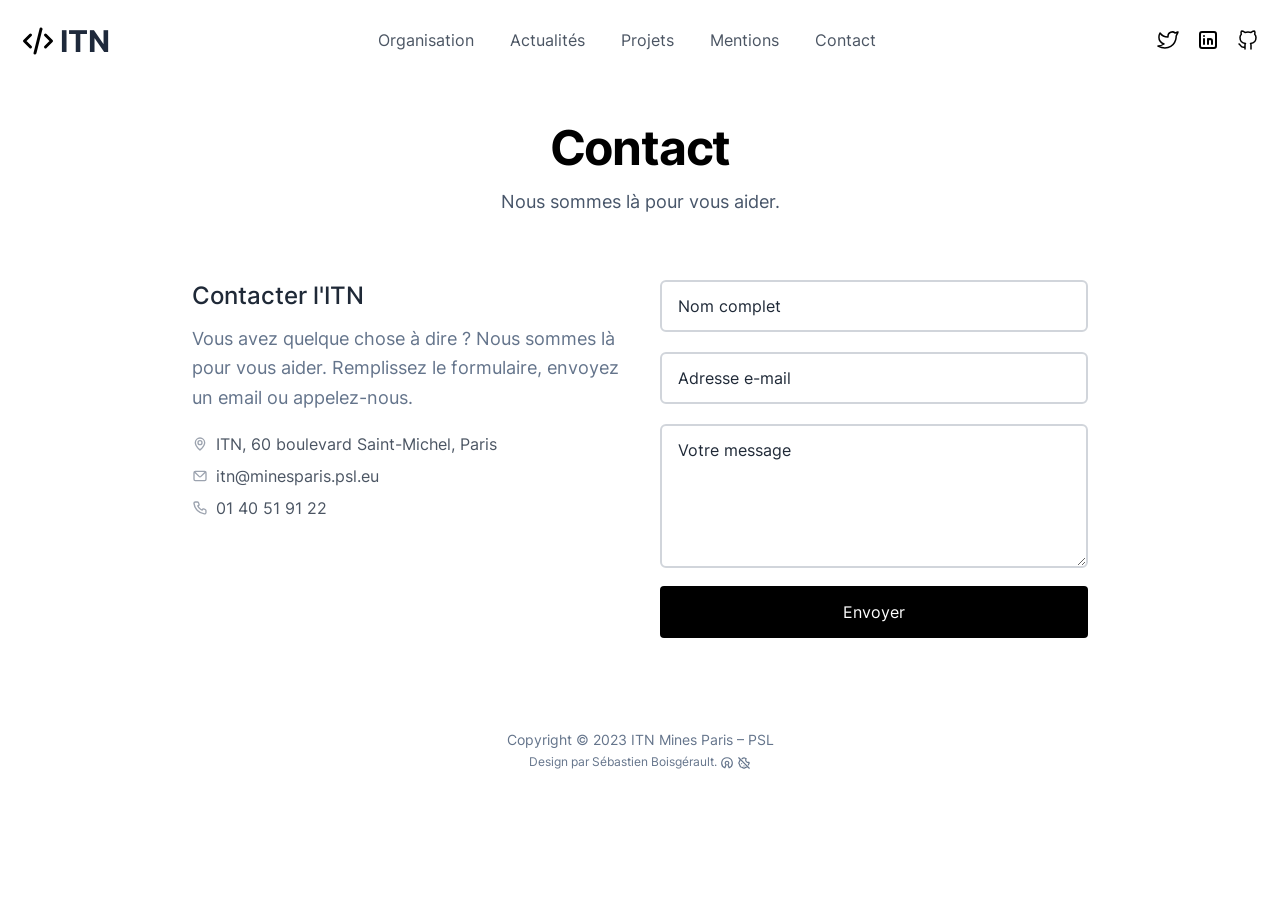
<file: contact/index.html>
<!DOCTYPE html>
<html lang="fr">
  <head>
    <meta charset="UTF-8">
    <meta name="viewport" content="width=device-width">
    <link rel="icon" type="image/svg+xml" href="https://boisgera.github.io/itn-web/favicon.svg">
    <meta name="generator" content="Astro v2.0.11">

    <!-- <link rel="preload" as="image" href={src} alt="Hero" /> -->
    <title>Contact | ITN</title>



<link rel="canonical" href="https://boisgera.github.io/contact/">

<meta name="description" content="Sciences et technologies du numérique à Mines Paris – PSL">

<meta name="robots" content="index, follow">

<meta property="og:title" content="Contact | ITN">
<meta property="og:type" content="website">
<meta property="og:image" content="https://boisgera.github.io/itn-web/opengraph.jpg">
<meta property="og:url" content="https://boisgera.github.io/contact/">

<meta property="og:image:url" content="https://boisgera.github.io/itn-web/opengraph.jpg">



<meta property="og:image:height">
<meta property="og:image:alt" content="Capture d'écran du site de l'ITN">

<meta name="twitter:card" content="summary_large_image">
<meta name="twitter:site" content="@ITN_MinesParis">
<meta name="twitter:title" content="Contact | ITN">
<meta name="twitter:image" content="https://boisgera.github.io/itn-web/opengraph.jpg">

<meta name="twitter:description" content="Sciences et technologies du numérique à Mines Paris – PSL">
<meta name="twitter:creator" content="@boisgera">

  <link rel="stylesheet" href="https://boisgera.github.io/itn-web/_astro/404.52b12107.css" />
<link rel="stylesheet" href="https://boisgera.github.io/itn-web/_astro/mentions.80d13686.css" />
<link rel="stylesheet" href="https://boisgera.github.io/itn-web/_astro/contact.a259e1be.css" /><script type="module">document.addEventListener("DOMContentLoaded",function(){document.getElementById("astronav-menu").addEventListener("click",()=>{[...document.querySelectorAll(".astronav-toggle")].forEach(e=>{e.classList.toggle("hidden")})});const o=document.querySelectorAll(".astronav-dropdown");o.forEach(e=>{const r=e.querySelector("button");r.addEventListener("click",n=>{e.classList.toggle("open"),e.setAttribute("aria-expanded",e.getAttribute("aria-expanded")==="true"?"false":"true"),e.hasAttribute("open")?e.removeAttribute("open"):e.setAttribute("open",""),r.nextElementSibling.classList.toggle("hidden"),Array.from(o).filter(t=>t!==e).forEach(t=>{t.classList.remove("open"),t.removeAttribute("open"),t.setAttribute("aria-expanded","false"),t.querySelector(".dropdown-toggle").classList.add("hidden")}),n.stopPropagation()})}),document.addEventListener("click",()=>{o.forEach(e=>{e.classList.remove("open"),e.removeAttribute("open"),e.setAttribute("aria-expanded","false")}),document.querySelectorAll(".dropdown-toggle").forEach(e=>e.classList.add("hidden"))})});
</script></head>
  <body>
    <div class="max-w-screen-xl mx-auto px-5">
  
  <header class="flex flex-col lg:flex-row justify-between items-center my-5">
    
      <div class="flex w-full lg:w-auto items-center justify-between">
        <a href="https://boisgera.github.io/itn-web/" class="text-2xl"><span class="text-3xl flex items-baseline gap-1">
  <span class="relative inline-block" style="height:1em; top: 0.05em">
    <svg xmlns="http://www.w3.org/2000/svg" class="icon icon-tabler icon-tabler-code" width="36" height="36" viewBox="0 0 36 36" stroke-width="2" stroke="currentColor" fill="none" stroke-linecap="round" stroke-linejoin="round">
      <g transform="scale(1.5)">
        <path stroke="none" d="M0 0h24v24H0z" fill="none"></path>
        <path d="M7 8l-4 4l4 4"></path>
        <path d="M17 8l4 4l-4 4"></path>
        <path d="M14 4l-4 16"></path>
      </g>
    </svg>
  </span>
  <span class="font-bold text-slate-800">ITN</span>
</span></a>
        <div class="block lg:hidden">
          <button id="astronav-menu">
  
    <svg fill="currentColor" class="w-4 h-4 text-gray-800" width="24" height="24" viewBox="0 0 20 20" xmlns="http://www.w3.org/2000/svg">
      <title>Menu</title>
      <path class="astronav-toggle hidden" fill-rule="evenodd" clip-rule="evenodd" d="M18.278 16.864a1 1 0 01-1.414 1.414l-4.829-4.828-4.828 4.828a1 1 0 01-1.414-1.414l4.828-4.829-4.828-4.828a1 1 0 011.414-1.414l4.829 4.828 4.828-4.828a1 1 0 111.414 1.414l-4.828 4.829 4.828 4.828z"></path>
      <path class="astronav-toggle" fill-rule="evenodd" d="M4 5h16a1 1 0 010 2H4a1 1 0 110-2zm0 6h16a1 1 0 010 2H4a1 1 0 010-2zm0 6h16a1 1 0 010 2H4a1 1 0 010-2z"></path>
    </svg>
  
</button>
        </div>
      </div>
      <nav class="astronav-toggle hidden w-full lg:w-auto mt-2 lg:flex lg:mt-0">
    
        <ul class="flex flex-col lg:flex-row lg:gap-3">
          <li>
                    <a href="https://boisgera.github.io/itn-web/organisation" class="flex lg:px-3 py-2 text-gray-600 hover:text-gray-900">
                      Organisation
                    </a>
                  </li><li>
                    <a href="https://boisgera.github.io/itn-web/actualités" class="flex lg:px-3 py-2 text-gray-600 hover:text-gray-900">
                      Actualités
                    </a>
                  </li><li>
                    <a href="https://boisgera.github.io/itn-web/projets" class="flex lg:px-3 py-2 text-gray-600 hover:text-gray-900">
                      Projets
                    </a>
                  </li><li>
                    <a href="https://boisgera.github.io/itn-web/mentions" class="flex lg:px-3 py-2 text-gray-600 hover:text-gray-900">
                      Mentions
                    </a>
                  </li><li>
                    <a href="https://boisgera.github.io/itn-web/contact" class="flex lg:px-3 py-2 text-gray-600 hover:text-gray-900">
                      Contact
                    </a>
                  </li>
          <li>
            <div class="h-10 items-center gap-4 flex lg:hidden">
    <a href="https://twitter.com/ITN_MinesParis"><svg fill="none" stroke="currentColor" stroke-linecap="round" stroke-linejoin="round" stroke-width="1.5" class="text-black w-6 h-6" viewBox="0 0 24 24" astro-icon="brand-twitter"><path stroke="none" d="M0 0h24v24H0z"/><path d="M22 4.01c-1 .49-1.98.689-3 .99-1.121-1.265-2.783-1.335-4.38-.737S11.977 6.323 12 8v1c-3.245.083-6.135-1.395-8-4 0 0-4.182 7.433 4 11-1.872 1.247-3.739 2.088-6 2 3.308 1.803 6.913 2.423 10.034 1.517 3.58-1.04 6.522-3.723 7.651-7.742a13.84 13.84 0 0 0 .497-3.753c0-.249 1.51-2.772 1.818-4.013z"/></svg></a>
    <a href="https://www.linkedin.com/in/itn-institut-des-transformations-num%C3%A9riques-mines-paris-psl-0b944027a"><svg fill="none" stroke="currentColor" stroke-linecap="round" stroke-linejoin="round" stroke-width="2" class="text-black w-6 h-6" viewBox="0 0 24 24" astro-icon="brand-linkedin"><path stroke="none" d="M0 0h24v24H0z"/><path d="M4 6a2 2 0 0 1 2-2h12a2 2 0 0 1 2 2v12a2 2 0 0 1-2 2H6a2 2 0 0 1-2-2zM8 11v5M8 8v.01M12 16v-5"/><path d="M16 16v-3a2 2 0 0 0-4 0"/></svg></a>
    <a href="https://github.com/orgs/ITN-Mines-Paris-PSL"><svg fill="none" stroke="currentColor" stroke-linecap="round" stroke-linejoin="round" stroke-width="1.5" class="text-black w-6 h-6" viewBox="0 0 24 24" astro-icon="brand-github"><path stroke="none" d="M0 0h24v24H0z"/><path d="M9 19c-4.3 1.4-4.3-2.5-6-3m12 5v-3.5c0-1 .1-1.4-.5-2 2.8-.3 5.5-1.4 5.5-6a4.6 4.6 0 0 0-1.3-3.2 4.2 4.2 0 0 0-.1-3.2s-1.1-.3-3.5 1.3a12.3 12.3 0 0 0-6.2 0C6.5 2.8 5.4 3.1 5.4 3.1a4.2 4.2 0 0 0-.1 3.2A4.6 4.6 0 0 0 4 9.5c0 4.6 2.7 5.7 5.5 6-.6.6-.6 1.2-.5 2V21"/></svg></a>
</div>
          </li>
        </ul>
      
</nav>
    


    <div>
      <div class="h-10 items-center gap-4 lg:flex hidden">
    <a href="https://twitter.com/ITN_MinesParis"><svg fill="none" stroke="currentColor" stroke-linecap="round" stroke-linejoin="round" stroke-width="1.5" class="text-black w-6 h-6" viewBox="0 0 24 24" astro-icon="brand-twitter"><path stroke="none" d="M0 0h24v24H0z"/><path d="M22 4.01c-1 .49-1.98.689-3 .99-1.121-1.265-2.783-1.335-4.38-.737S11.977 6.323 12 8v1c-3.245.083-6.135-1.395-8-4 0 0-4.182 7.433 4 11-1.872 1.247-3.739 2.088-6 2 3.308 1.803 6.913 2.423 10.034 1.517 3.58-1.04 6.522-3.723 7.651-7.742a13.84 13.84 0 0 0 .497-3.753c0-.249 1.51-2.772 1.818-4.013z"/></svg></a>
    <a href="https://www.linkedin.com/in/itn-institut-des-transformations-num%C3%A9riques-mines-paris-psl-0b944027a"><svg fill="none" stroke="currentColor" stroke-linecap="round" stroke-linejoin="round" stroke-width="2" class="text-black w-6 h-6" viewBox="0 0 24 24" astro-icon="brand-linkedin"><path stroke="none" d="M0 0h24v24H0z"/><path d="M4 6a2 2 0 0 1 2-2h12a2 2 0 0 1 2 2v12a2 2 0 0 1-2 2H6a2 2 0 0 1-2-2zM8 11v5M8 8v.01M12 16v-5"/><path d="M16 16v-3a2 2 0 0 0-4 0"/></svg></a>
    <a href="https://github.com/orgs/ITN-Mines-Paris-PSL"><svg fill="none" stroke="currentColor" stroke-linecap="round" stroke-linejoin="round" stroke-width="1.5" class="text-black w-6 h-6" viewBox="0 0 24 24" astro-icon="brand-github"><path stroke="none" d="M0 0h24v24H0z"/><path d="M9 19c-4.3 1.4-4.3-2.5-6-3m12 5v-3.5c0-1 .1-1.4-.5-2 2.8-.3 5.5-1.4 5.5-6a4.6 4.6 0 0 0-1.3-3.2 4.2 4.2 0 0 0-.1-3.2s-1.1-.3-3.5 1.3a12.3 12.3 0 0 0-6.2 0C6.5 2.8 5.4 3.1 5.4 3.1a4.2 4.2 0 0 0-.1 3.2A4.6 4.6 0 0 0 4 9.5c0 4.6 2.7 5.7 5.5 6-.6.6-.6 1.2-.5 2V21"/></svg></a>
</div>
    </div>
  </header>

</div>
    
  <div class="max-w-screen-xl mx-auto px-5">
  
    <div class="mt-16 text-center">
  <h1 class="text-4xl lg:text-5xl font-bold lg:tracking-tight">
    Contact
  </h1>
  <p class="text-lg mt-4 text-slate-600">
    Nous sommes là pour vous aider.
  </p>
</div>

    <div class="grid md:grid-cols-2 gap-10 mx-auto max-w-4xl mt-16">
      <div>
        <h2 class="font-medium text-2xl text-gray-800">Contacter l'ITN</h2>
        <p class="text-lg leading-relaxed text-slate-500 mt-3">
          Vous avez quelque chose à dire ? Nous sommes là pour vous aider.
          Remplissez le formulaire, envoyez un email ou appelez-nous.
        </p>
        <div class="mt-5">
          <div class="flex items-center mt-2 space-x-2 text-gray-600">
            <svg viewBox="0 0 24 24" class="text-gray-400 w-4 h-4" astro-icon="uil:map-marker"><path fill="currentColor" d="M12 2a8 8 0 0 0-8 8c0 5.4 7.05 11.5 7.35 11.76a1 1 0 0 0 1.3 0C13 21.5 20 15.4 20 10a8 8 0 0 0-8-8zm0 17.65c-2.13-2-6-6.31-6-9.65a6 6 0 0 1 12 0c0 3.34-3.87 7.66-6 9.65zM12 6a4 4 0 1 0 4 4 4 4 0 0 0-4-4zm0 6a2 2 0 1 1 2-2 2 2 0 0 1-2 2z"/></svg>
            <span>ITN, 60 boulevard Saint-Michel, Paris</span>
          </div><div class="flex items-center mt-2 space-x-2 text-gray-600">
            <svg viewBox="0 0 24 24" class="text-gray-400 w-4 h-4" astro-icon="uil:envelope"><path fill="currentColor" d="M19 4H5a3 3 0 0 0-3 3v10a3 3 0 0 0 3 3h14a3 3 0 0 0 3-3V7a3 3 0 0 0-3-3zm-.41 2-5.88 5.88a1 1 0 0 1-1.42 0L5.41 6zM20 17a1 1 0 0 1-1 1H5a1 1 0 0 1-1-1V7.41l5.88 5.88a3 3 0 0 0 4.24 0L20 7.41z"/></svg><a href="mailto:itn@minesparis.psl.eu">itn@minesparis.psl.eu</a>
          </div><div class="flex items-center mt-2 space-x-2 text-gray-600">
            <svg viewBox="0 0 24 24" class="text-gray-400 w-4 h-4" astro-icon="uil:phone"><path fill="currentColor" d="M19.44 13c-.22 0-.45-.07-.67-.12a9.44 9.44 0 0 1-1.31-.39 2 2 0 0 0-2.48 1l-.22.45a12.18 12.18 0 0 1-2.66-2 12.18 12.18 0 0 1-2-2.66l.42-.28a2 2 0 0 0 1-2.48 10.33 10.33 0 0 1-.39-1.31c-.05-.22-.09-.45-.12-.68a3 3 0 0 0-3-2.49h-3a3 3 0 0 0-3 3.41 19 19 0 0 0 16.52 16.46h.38a3 3 0 0 0 2-.76 3 3 0 0 0 1-2.25v-3a3 3 0 0 0-2.47-2.9zm.5 6a1 1 0 0 1-.34.75 1.05 1.05 0 0 1-.82.25A17 17 0 0 1 4.07 5.22a1.09 1.09 0 0 1 .25-.82 1 1 0 0 1 .75-.34h3a1 1 0 0 1 1 .79q.06.41.15.81a11.12 11.12 0 0 0 .46 1.55l-1.4.65a1 1 0 0 0-.49 1.33 14.49 14.49 0 0 0 7 7 1 1 0 0 0 .76 0 1 1 0 0 0 .57-.52l.62-1.4a13.69 13.69 0 0 0 1.58.46q.4.09.81.15a1 1 0 0 1 .79 1z"/></svg><a href="tel: 01 40 51 91 22">01 40 51 91 22</a>
          </div>
        </div>
      </div>
      <div>
        <form action="https://api.web3forms.com/submit" method="POST" id="form" class="needs-validation astro-UWNXE3I2" novalidate>
  <!-- Access key from https://web3forms.com/ -->
  <input type="hidden" name="access_key" value="ec85cf8a-6207-4772-88df-3b0e68595214" class="astro-UWNXE3I2">
  <input type="checkbox" class="hidden astro-UWNXE3I2" style="display:none" name="botcheck">
  <div class="mb-5 astro-UWNXE3I2">
    <input type="text" placeholder="Nom complet" required class="w-full px-4 py-3 border-2 placeholder:text-gray-800 rounded-md outline-none focus:ring-4 border-gray-300 focus:border-gray-600 ring-gray-100 astro-UWNXE3I2" name="name">
    <div class="empty-feedback invalid-feedback text-red-400 text-sm mt-1 astro-UWNXE3I2">
      Merci de renseigner votre nom complet.
    </div>
  </div>
  <div class="mb-5 astro-UWNXE3I2">
    <label for="email_address" class="sr-only astro-UWNXE3I2">Adresse e-mail</label><input id="email_address" type="email" placeholder="Adresse e-mail" name="email" required class="w-full px-4 py-3 border-2 placeholder:text-gray-800 rounded-md outline-none focus:ring-4 border-gray-300 focus:border-gray-600 ring-gray-100 astro-UWNXE3I2">
    <div class="empty-feedback text-red-400 text-sm mt-1 astro-UWNXE3I2">
      Merci de renseigner votre adresse e-mail.
    </div>
    <div class="invalid-feedback text-red-400 text-sm mt-1 astro-UWNXE3I2">
      Merci de fournir une adresse e-mail valide.
    </div>
  </div>
  <div class="mb-3 astro-UWNXE3I2">
    <textarea name="message" required placeholder="Votre message" class="w-full px-4 py-3 border-2 placeholder:text-gray-800 rounded-md outline-none h-36 focus:ring-4 border-gray-300 focus:border-gray-600 ring-gray-100 astro-UWNXE3I2"></textarea>
    <div class="empty-feedback invalid-feedback text-red-400 text-sm mt-1 astro-UWNXE3I2">
      Merci de renseigner votre message.
    </div>
  </div>
  <button type="submit" class="rounded text-center transition focus-visible:ring-2 ring-offset-2 ring-gray-200 w-full px-6 py-3 bg-black text-white hover:bg-slate-900 border-2 border-transparent astro-UWNXE3I2">Envoyer
</button>
  <div id="result" class="mt-3 text-center astro-UWNXE3I2"></div>
</form>



<script>
const form = document.getElementById("form");
const result = document.getElementById("result");

form.addEventListener("submit", function (e) {
  e.preventDefault();
  form.classList.add("was-validated");
  if (!form.checkValidity()) {
    form.querySelectorAll(":invalid")[0].focus();
    return;
  }
  const formData = new FormData(form);
  const object = Object.fromEntries(formData);
  const json = JSON.stringify(object);

  result.innerHTML = "En cours d'envoi ...";

  fetch("https://api.web3forms.com/submit", {
    method: "POST",
    headers: {
      "Content-Type": "application/json",
      Accept: "application/json",
    },
    body: json,
  })
    .then(async (response) => {
      let json = await response.json();
      // 📖 https://docs.web3forms.com/getting-started/api-reference
      if (response.status == 200) {
        result.classList.add("text-green-500");
        result.innerHTML = "E-mail envoyé avec succès !";
      } else {
        console.log(response);
        result.classList.add("text-red-500");
        result.innerHTML = json.message;
      }
    })
    .catch((error) => {
      console.log(error);
      result.innerHTML = "L'envoi a échoué !";
    })
    .then(function () {
      form.reset();
      form.classList.remove("was-validated");
      setTimeout(() => {
        result.style.display = "none";
      }, 5000);
    });
});
</script>
      </div>
    </div>
  
</div>

    <footer class="my-20">
  <p class="text-center text-sm text-slate-500">
    Copyright © 2023 ITN Mines Paris – PSL
  </p>
  <p class="text-center text-xs text-slate-500 mt-1">
    Design par <a href="https://github.com/boisgera">Sébastien Boisgérault</a>.
    <a href="https://boisgera.github.io/itn-web/mentions"><svg fill="none" stroke="currentColor" stroke-linecap="round" stroke-linejoin="round" stroke-width="2" class="inline text-slate-500 w-3.5 h-3.5" viewBox="0 0 24 24" astro-icon="brand-open-source"><path stroke="none" d="M0 0h24v24H0z"/><path d="M12 3a9 9 0 0 1 3.618 17.243l-2.193-5.602a3 3 0 1 0-2.849 0l-2.193 5.603A9 9 0 0 1 12 3z"/></svg></a>
    <svg fill="none" stroke="currentColor" stroke-linecap="round" stroke-linejoin="round" stroke-width="2" class="inline text-slate-500 w-3.5 h-3.5" viewBox="0 0 24 24" astro-icon="cookie-off"><path stroke="none" d="M0 0h24v24H0z"/><path d="M8 13v.01M12 17v.01M12 12v.01M18.192 18.187a3 3 0 0 1-.976.652c-1.048.263-1.787.483-2.216.661-.475.197-1.092.538-1.852 1.024a3 3 0 0 1-2.296 0C10.05 20.021 9.433 19.68 9 19.5c-.471-.195-1.21-.415-2.216-.66a3 3 0 0 1-1.623-1.624c-.265-1.052-.485-1.79-.661-2.216-.198-.479-.54-1.096-1.024-1.852a3 3 0 0 1 0-2.296c.48-.744.82-1.361 1.024-1.852.171-.413.391-1.152.66-2.216a3 3 0 0 1 .649-.971M8.63 4.639c.14-.049.263-.095.37-.139.458-.19 1.075-.531 1.852-1.024a3 3 0 0 1 2.296 0l2.667 1.104a4 4 0 0 0 4.656 6.14l.053.132a3 3 0 0 1 0 2.296c-.497.786-.838 1.404-1.024 1.852a6.579 6.579 0 0 0-.135.36M3 3l18 18"/></svg>
  </p>
</footer>
    
  </body>
</html>
</file>
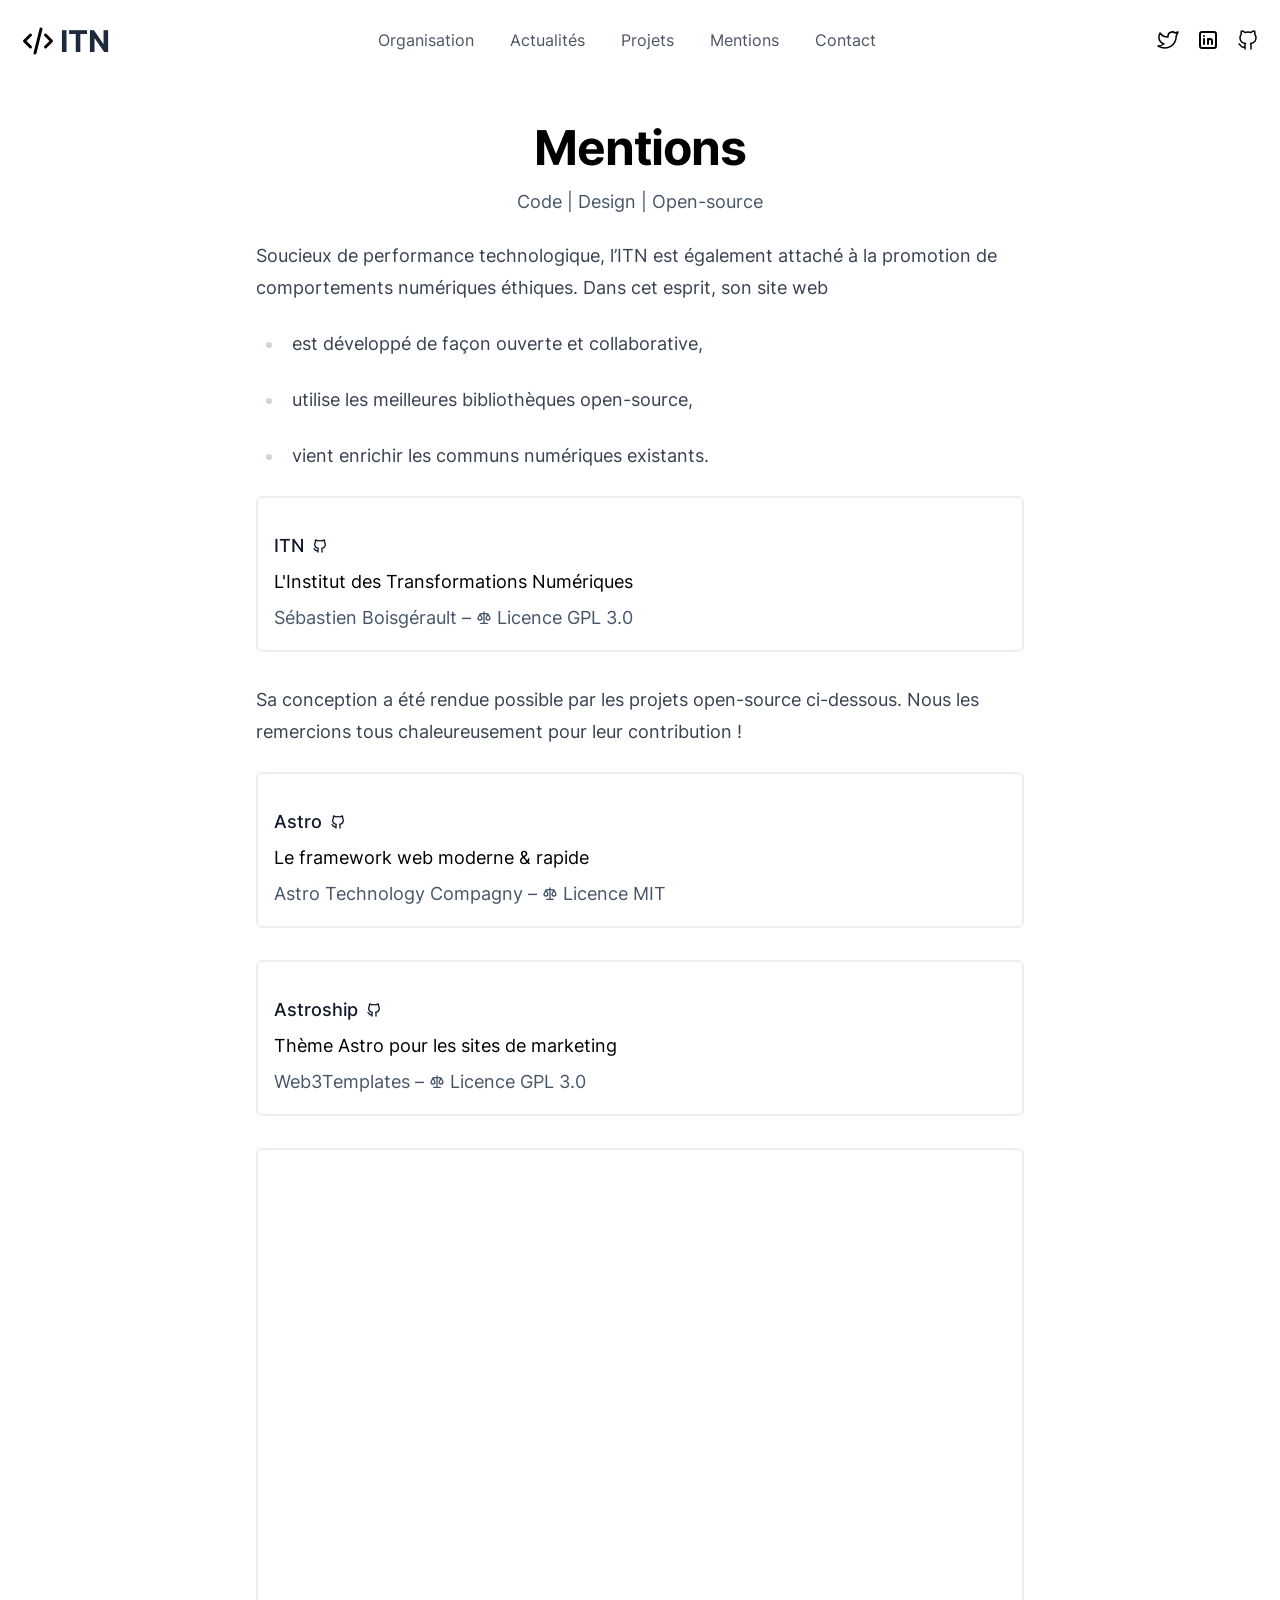
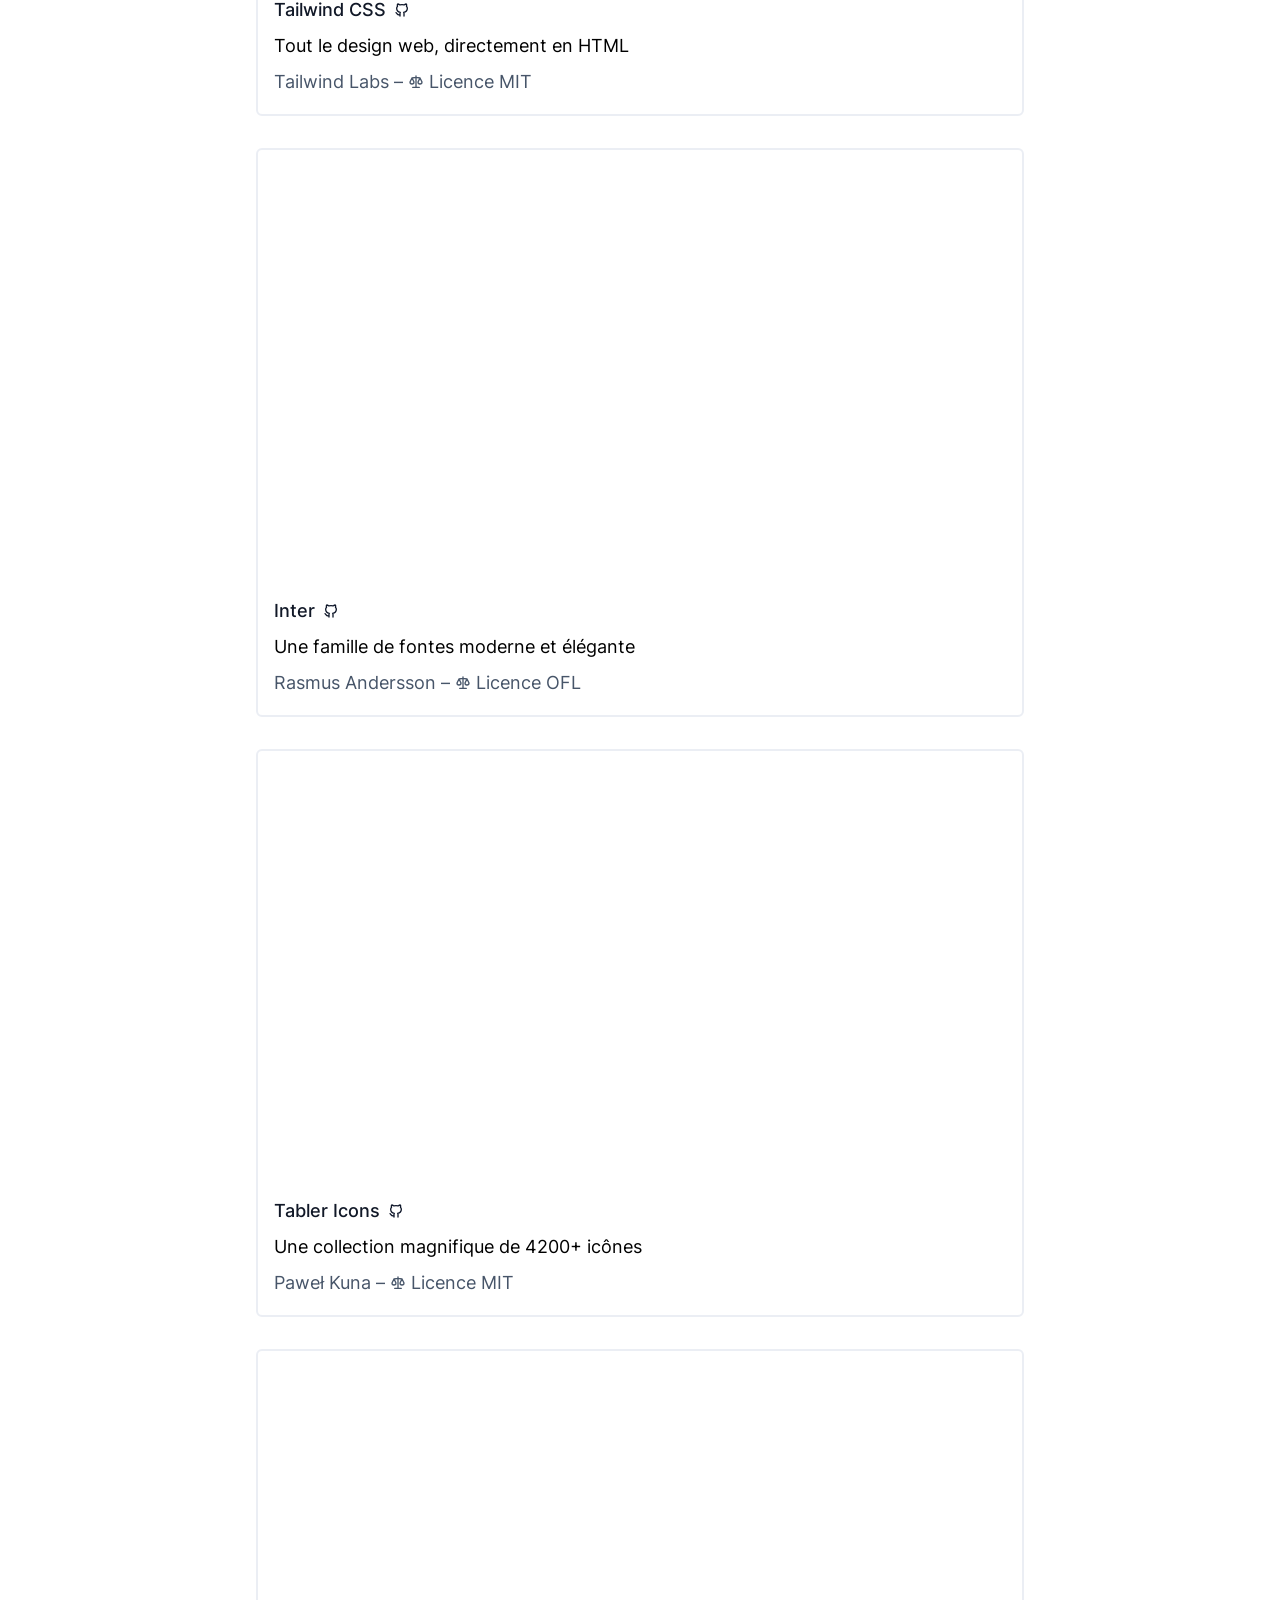
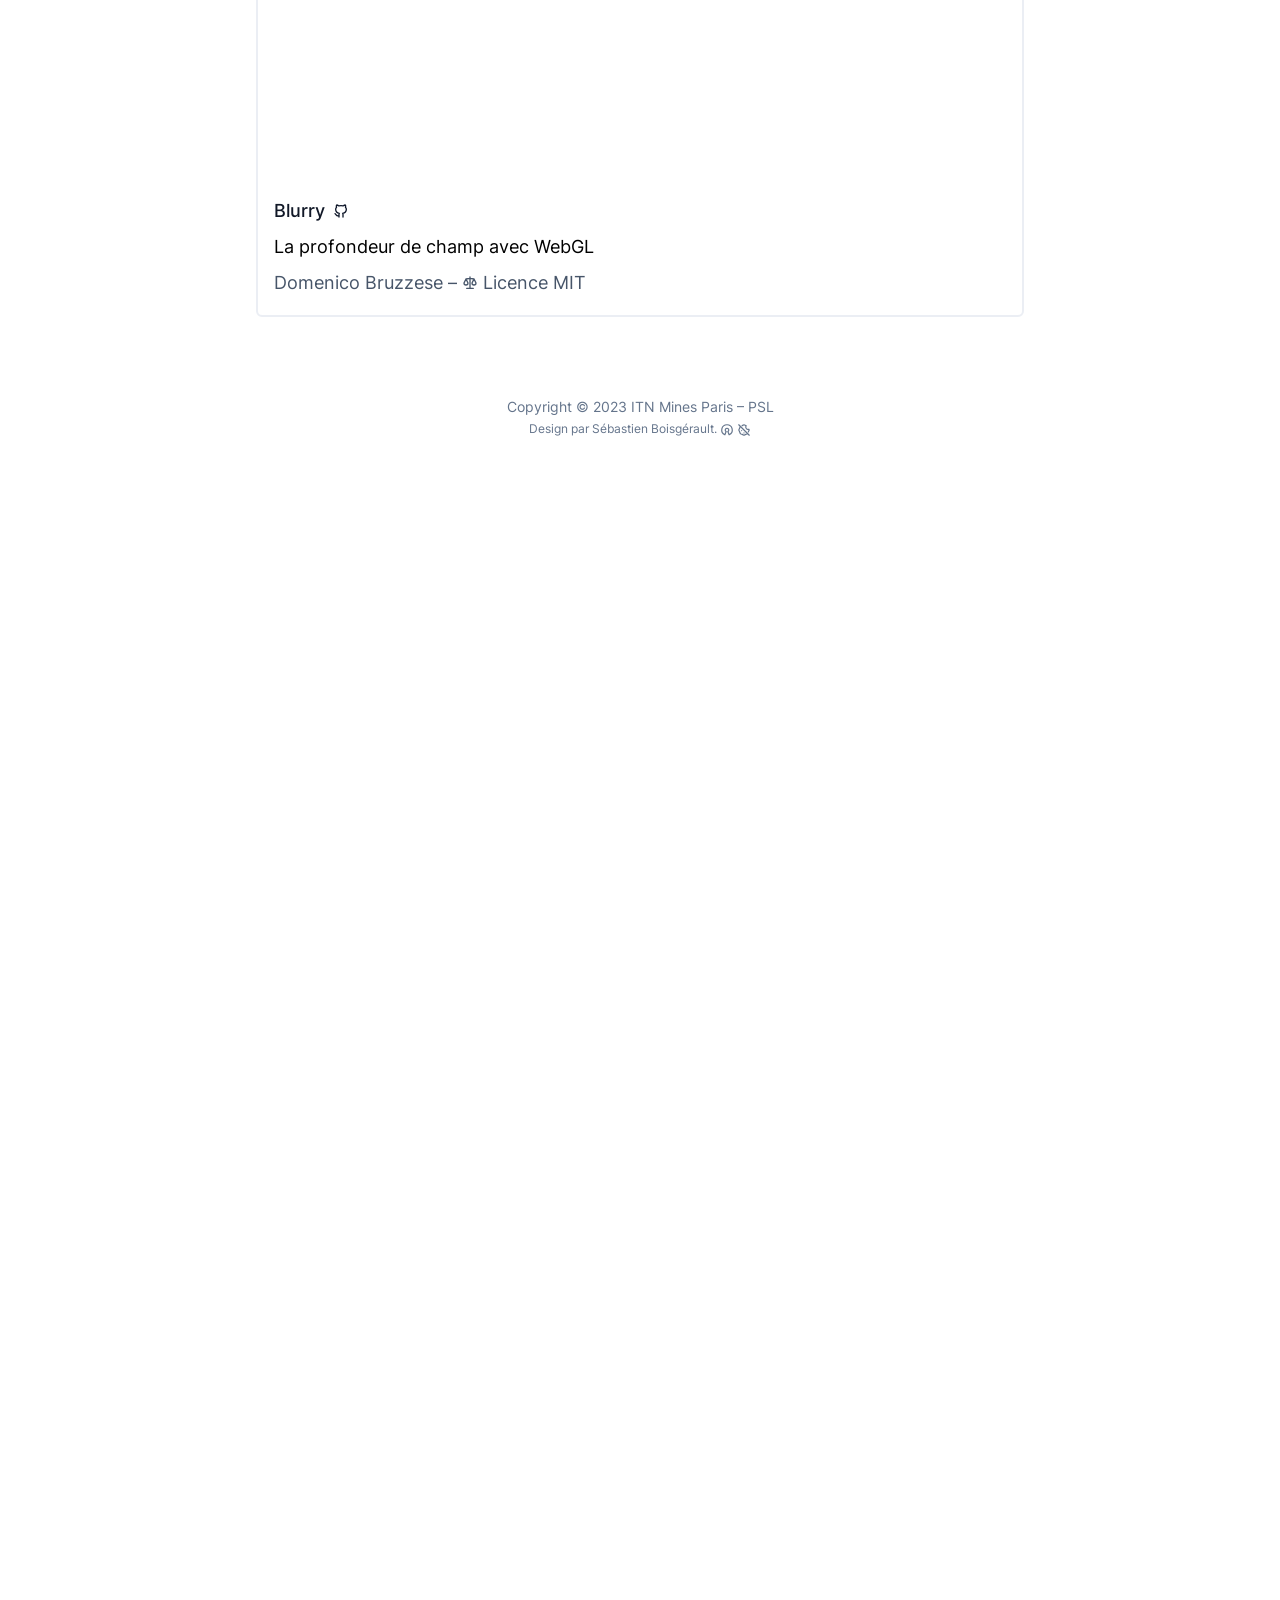
<file: mentions/index.html>
<!DOCTYPE html>
<html lang="fr">
  <head>
    <meta charset="UTF-8">
    <meta name="viewport" content="width=device-width">
    <link rel="icon" type="image/svg+xml" href="https://boisgera.github.io/itn-web/favicon.svg">
    <meta name="generator" content="Astro v2.0.11">

    <!-- <link rel="preload" as="image" href={src} alt="Hero" /> -->
    <title>Mentions | ITN</title>



<link rel="canonical" href="https://boisgera.github.io/mentions/">

<meta name="description" content="Sciences et technologies du numérique à Mines Paris – PSL">

<meta name="robots" content="index, follow">

<meta property="og:title" content="Mentions | ITN">
<meta property="og:type" content="website">
<meta property="og:image" content="https://boisgera.github.io/itn-web/opengraph.jpg">
<meta property="og:url" content="https://boisgera.github.io/mentions/">

<meta property="og:image:url" content="https://boisgera.github.io/itn-web/opengraph.jpg">



<meta property="og:image:height">
<meta property="og:image:alt" content="Capture d'écran du site de l'ITN">

<meta name="twitter:card" content="summary_large_image">
<meta name="twitter:site" content="@ITN_MinesParis">
<meta name="twitter:title" content="Mentions | ITN">
<meta name="twitter:image" content="https://boisgera.github.io/itn-web/opengraph.jpg">

<meta name="twitter:description" content="Sciences et technologies du numérique à Mines Paris – PSL">
<meta name="twitter:creator" content="@boisgera">

  <link rel="stylesheet" href="https://boisgera.github.io/itn-web/_astro/404.52b12107.css" />
<link rel="stylesheet" href="https://boisgera.github.io/itn-web/_astro/mentions.80d13686.css" /><script type="module">document.addEventListener("DOMContentLoaded",function(){document.getElementById("astronav-menu").addEventListener("click",()=>{[...document.querySelectorAll(".astronav-toggle")].forEach(e=>{e.classList.toggle("hidden")})});const o=document.querySelectorAll(".astronav-dropdown");o.forEach(e=>{const r=e.querySelector("button");r.addEventListener("click",n=>{e.classList.toggle("open"),e.setAttribute("aria-expanded",e.getAttribute("aria-expanded")==="true"?"false":"true"),e.hasAttribute("open")?e.removeAttribute("open"):e.setAttribute("open",""),r.nextElementSibling.classList.toggle("hidden"),Array.from(o).filter(t=>t!==e).forEach(t=>{t.classList.remove("open"),t.removeAttribute("open"),t.setAttribute("aria-expanded","false"),t.querySelector(".dropdown-toggle").classList.add("hidden")}),n.stopPropagation()})}),document.addEventListener("click",()=>{o.forEach(e=>{e.classList.remove("open"),e.removeAttribute("open"),e.setAttribute("aria-expanded","false")}),document.querySelectorAll(".dropdown-toggle").forEach(e=>e.classList.add("hidden"))})});
</script></head>
  <body>
    <div class="max-w-screen-xl mx-auto px-5">
  
  <header class="flex flex-col lg:flex-row justify-between items-center my-5">
    
      <div class="flex w-full lg:w-auto items-center justify-between">
        <a href="https://boisgera.github.io/itn-web/" class="text-2xl"><span class="text-3xl flex items-baseline gap-1">
  <span class="relative inline-block" style="height:1em; top: 0.05em">
    <svg xmlns="http://www.w3.org/2000/svg" class="icon icon-tabler icon-tabler-code" width="36" height="36" viewBox="0 0 36 36" stroke-width="2" stroke="currentColor" fill="none" stroke-linecap="round" stroke-linejoin="round">
      <g transform="scale(1.5)">
        <path stroke="none" d="M0 0h24v24H0z" fill="none"></path>
        <path d="M7 8l-4 4l4 4"></path>
        <path d="M17 8l4 4l-4 4"></path>
        <path d="M14 4l-4 16"></path>
      </g>
    </svg>
  </span>
  <span class="font-bold text-slate-800">ITN</span>
</span></a>
        <div class="block lg:hidden">
          <button id="astronav-menu">
  
    <svg fill="currentColor" class="w-4 h-4 text-gray-800" width="24" height="24" viewBox="0 0 20 20" xmlns="http://www.w3.org/2000/svg">
      <title>Menu</title>
      <path class="astronav-toggle hidden" fill-rule="evenodd" clip-rule="evenodd" d="M18.278 16.864a1 1 0 01-1.414 1.414l-4.829-4.828-4.828 4.828a1 1 0 01-1.414-1.414l4.828-4.829-4.828-4.828a1 1 0 011.414-1.414l4.829 4.828 4.828-4.828a1 1 0 111.414 1.414l-4.828 4.829 4.828 4.828z"></path>
      <path class="astronav-toggle" fill-rule="evenodd" d="M4 5h16a1 1 0 010 2H4a1 1 0 110-2zm0 6h16a1 1 0 010 2H4a1 1 0 010-2zm0 6h16a1 1 0 010 2H4a1 1 0 010-2z"></path>
    </svg>
  
</button>
        </div>
      </div>
      <nav class="astronav-toggle hidden w-full lg:w-auto mt-2 lg:flex lg:mt-0">
    
        <ul class="flex flex-col lg:flex-row lg:gap-3">
          <li>
                    <a href="https://boisgera.github.io/itn-web/organisation" class="flex lg:px-3 py-2 text-gray-600 hover:text-gray-900">
                      Organisation
                    </a>
                  </li><li>
                    <a href="https://boisgera.github.io/itn-web/actualités" class="flex lg:px-3 py-2 text-gray-600 hover:text-gray-900">
                      Actualités
                    </a>
                  </li><li>
                    <a href="https://boisgera.github.io/itn-web/projets" class="flex lg:px-3 py-2 text-gray-600 hover:text-gray-900">
                      Projets
                    </a>
                  </li><li>
                    <a href="https://boisgera.github.io/itn-web/mentions" class="flex lg:px-3 py-2 text-gray-600 hover:text-gray-900">
                      Mentions
                    </a>
                  </li><li>
                    <a href="https://boisgera.github.io/itn-web/contact" class="flex lg:px-3 py-2 text-gray-600 hover:text-gray-900">
                      Contact
                    </a>
                  </li>
          <li>
            <div class="h-10 items-center gap-4 flex lg:hidden">
    <a href="https://twitter.com/ITN_MinesParis"><svg fill="none" stroke="currentColor" stroke-linecap="round" stroke-linejoin="round" stroke-width="1.5" class="text-black w-6 h-6" viewBox="0 0 24 24" astro-icon="brand-twitter"><path stroke="none" d="M0 0h24v24H0z"/><path d="M22 4.01c-1 .49-1.98.689-3 .99-1.121-1.265-2.783-1.335-4.38-.737S11.977 6.323 12 8v1c-3.245.083-6.135-1.395-8-4 0 0-4.182 7.433 4 11-1.872 1.247-3.739 2.088-6 2 3.308 1.803 6.913 2.423 10.034 1.517 3.58-1.04 6.522-3.723 7.651-7.742a13.84 13.84 0 0 0 .497-3.753c0-.249 1.51-2.772 1.818-4.013z"/></svg></a>
    <a href="https://www.linkedin.com/in/itn-institut-des-transformations-num%C3%A9riques-mines-paris-psl-0b944027a"><svg fill="none" stroke="currentColor" stroke-linecap="round" stroke-linejoin="round" stroke-width="2" class="text-black w-6 h-6" viewBox="0 0 24 24" astro-icon="brand-linkedin"><path stroke="none" d="M0 0h24v24H0z"/><path d="M4 6a2 2 0 0 1 2-2h12a2 2 0 0 1 2 2v12a2 2 0 0 1-2 2H6a2 2 0 0 1-2-2zM8 11v5M8 8v.01M12 16v-5"/><path d="M16 16v-3a2 2 0 0 0-4 0"/></svg></a>
    <a href="https://github.com/orgs/ITN-Mines-Paris-PSL"><svg fill="none" stroke="currentColor" stroke-linecap="round" stroke-linejoin="round" stroke-width="1.5" class="text-black w-6 h-6" viewBox="0 0 24 24" astro-icon="brand-github"><path stroke="none" d="M0 0h24v24H0z"/><path d="M9 19c-4.3 1.4-4.3-2.5-6-3m12 5v-3.5c0-1 .1-1.4-.5-2 2.8-.3 5.5-1.4 5.5-6a4.6 4.6 0 0 0-1.3-3.2 4.2 4.2 0 0 0-.1-3.2s-1.1-.3-3.5 1.3a12.3 12.3 0 0 0-6.2 0C6.5 2.8 5.4 3.1 5.4 3.1a4.2 4.2 0 0 0-.1 3.2A4.6 4.6 0 0 0 4 9.5c0 4.6 2.7 5.7 5.5 6-.6.6-.6 1.2-.5 2V21"/></svg></a>
</div>
          </li>
        </ul>
      
</nav>
    


    <div>
      <div class="h-10 items-center gap-4 lg:flex hidden">
    <a href="https://twitter.com/ITN_MinesParis"><svg fill="none" stroke="currentColor" stroke-linecap="round" stroke-linejoin="round" stroke-width="1.5" class="text-black w-6 h-6" viewBox="0 0 24 24" astro-icon="brand-twitter"><path stroke="none" d="M0 0h24v24H0z"/><path d="M22 4.01c-1 .49-1.98.689-3 .99-1.121-1.265-2.783-1.335-4.38-.737S11.977 6.323 12 8v1c-3.245.083-6.135-1.395-8-4 0 0-4.182 7.433 4 11-1.872 1.247-3.739 2.088-6 2 3.308 1.803 6.913 2.423 10.034 1.517 3.58-1.04 6.522-3.723 7.651-7.742a13.84 13.84 0 0 0 .497-3.753c0-.249 1.51-2.772 1.818-4.013z"/></svg></a>
    <a href="https://www.linkedin.com/in/itn-institut-des-transformations-num%C3%A9riques-mines-paris-psl-0b944027a"><svg fill="none" stroke="currentColor" stroke-linecap="round" stroke-linejoin="round" stroke-width="2" class="text-black w-6 h-6" viewBox="0 0 24 24" astro-icon="brand-linkedin"><path stroke="none" d="M0 0h24v24H0z"/><path d="M4 6a2 2 0 0 1 2-2h12a2 2 0 0 1 2 2v12a2 2 0 0 1-2 2H6a2 2 0 0 1-2-2zM8 11v5M8 8v.01M12 16v-5"/><path d="M16 16v-3a2 2 0 0 0-4 0"/></svg></a>
    <a href="https://github.com/orgs/ITN-Mines-Paris-PSL"><svg fill="none" stroke="currentColor" stroke-linecap="round" stroke-linejoin="round" stroke-width="1.5" class="text-black w-6 h-6" viewBox="0 0 24 24" astro-icon="brand-github"><path stroke="none" d="M0 0h24v24H0z"/><path d="M9 19c-4.3 1.4-4.3-2.5-6-3m12 5v-3.5c0-1 .1-1.4-.5-2 2.8-.3 5.5-1.4 5.5-6a4.6 4.6 0 0 0-1.3-3.2 4.2 4.2 0 0 0-.1-3.2s-1.1-.3-3.5 1.3a12.3 12.3 0 0 0-6.2 0C6.5 2.8 5.4 3.1 5.4 3.1a4.2 4.2 0 0 0-.1 3.2A4.6 4.6 0 0 0 4 9.5c0 4.6 2.7 5.7 5.5 6-.6.6-.6 1.2-.5 2V21"/></svg></a>
</div>
    </div>
  </header>

</div>
    
  <div class="mt-16 text-center">
  <h1 class="text-4xl lg:text-5xl font-bold lg:tracking-tight">
    Mentions
  </h1>
  <p class="text-lg mt-4 text-slate-600">
    Code | Design | Open-source
  </p>
</div>
  <div class="max-w-screen-xl mx-auto px-5">
  
    <div class="mx-auto prose prose-lg mt-6 max-w-3xl">
      <p>Soucieux de performance technologique, l’ITN est également attaché à la
promotion de comportements numériques éthiques.
Dans cet esprit, son site web</p>
<ul>
<li>
<p>est développé de façon ouverte et collaborative,</p>
</li>
<li>
<p>utilise les meilleures bibliothèques open-source,</p>
</li>
<li>
<p>vient enrichir les communs numériques existants.</p>
</li>
</ul>
<div class="no-prose mb-8 rounded-md border-solid border-[#D8DEE9] border-opacity-50 border-2 px-4 py-4">
    <picture>
	<source type="image/avif" srcset="https://boisgera.github.io/itn-web/_astro/ITN.91b21470_ZMydSE.avif 200w,https://boisgera.github.io/itn-web/_astro/ITN.91b21470_ZlfEJ4.avif 400w,https://boisgera.github.io/itn-web/_astro/ITN.91b21470_1qSkFu.avif 600w"><source type="image/webp" srcset="https://boisgera.github.io/itn-web/_astro/ITN.91b21470_Z4doUS.webp 200w,https://boisgera.github.io/itn-web/_astro/ITN.91b21470_n59dH.webp 400w,https://boisgera.github.io/itn-web/_astro/ITN.91b21470_2ae9Dg.webp 600w"><source type="image/png" srcset="https://boisgera.github.io/itn-web/_astro/ITN.91b21470_Z1XEhT6.png 200w,https://boisgera.github.io/itn-web/_astro/ITN.91b21470_Z2hMliE.png 400w,https://boisgera.github.io/itn-web/_astro/ITN.91b21470_2bT09U.png 600w">
	<img alt="ITN" src="https://boisgera.github.io/itn-web/_astro/ITN.91b21470_2bT09U.png" loading="lazy" decoding="async" class="rounded-md my-0 mb-4">
</picture>
    <div>
        <span class="flex justify-left gap-2 relative"><b><a href="https://itn.minesparis.psl.eu" class="no-underline">ITN</a></b>
            <span class="relative -top-[1px] text-slate-900">
                <a href="https://github.com/boisgera/itn-web" class="no-underline text-slate-900">
                    <svg fill="none" stroke="currentColor" stroke-linecap="round" stroke-linejoin="round" stroke-width="2" class="inline h-4 w-4" viewBox="0 0 24 24" astro-icon="brand-github-filled-2"><path stroke="none" d="M0 0h24v24H0z"/><path d="M9 19c-4.3 1.4-4.3-2.5-6-3m12 5v-3.5c0-1 .1-1.4-.5-2 2.8-.3 5.5-1.4 5.5-6a4.6 4.6 0 0 0-1.3-3.2 4.2 4.2 0 0 0-.1-3.2s-1.1-.3-3.5 1.3a12.3 12.3 0 0 0-6.2 0C6.5 2.8 5.4 3.1 5.4 3.1a4.2 4.2 0 0 0-.1 3.2A4.6 4.6 0 0 0 4 9.5c0 4.6 2.7 5.7 5.5 6-.6.6-.6 1.2-.5 2V21"/></svg>
                </a>
            </span></span>
        <p class="my-1 text-black">L&#39;Institut des Transformations Numériques</p>
        <div class="text-slate-600 flex justify-between">
            <span class="text-slate-600">
                Sébastien Boisgérault –
                <span class="text-slate-600 relative">
                    <svg fill="none" stroke="currentColor" stroke-linecap="round" stroke-linejoin="round" stroke-width="2" class="relative -top-[1px] inline h-4 w-4" viewBox="0 0 24 24" astro-icon="scale"><path stroke="none" d="M0 0h24v24H0z"/><path d="M7 20h10M6 6l6-1 6 1M12 3v17M9 12 6 6l-3 6a3 3 0 0 0 6 0M21 12l-3-6-3 6a3 3 0 0 0 6 0"/></svg>
                </span>
                Licence GPL 3.0
            </span>
        </div>
    </div>
</div>
<p>Sa conception a été rendue possible par les projets open-source ci-dessous.
Nous les remercions tous chaleureusement pour leur contribution !</p>
<div class="no-prose mb-8 rounded-md border-solid border-[#D8DEE9] border-opacity-50 border-2 px-4 py-4">
    <picture>
	<source type="image/avif" srcset="https://boisgera.github.io/itn-web/_astro/astro.025834d2_Z1I8r3W.avif 200w,https://boisgera.github.io/itn-web/_astro/astro.025834d2_Z1gORTm.avif 400w,https://boisgera.github.io/itn-web/_astro/astro.025834d2_vj7vc.avif 600w"><source type="image/webp" srcset="https://boisgera.github.io/itn-web/_astro/astro.025834d2_ZYMC6b.webp 200w,https://boisgera.github.io/itn-web/_astro/astro.025834d2_Zxu3VA.webp 400w,https://boisgera.github.io/itn-web/_astro/astro.025834d2_1eDVsX.webp 600w"><source type="image/png" srcset="https://boisgera.github.io/itn-web/_astro/astro.025834d2_2fFyjT.png 200w,https://boisgera.github.io/itn-web/_astro/astro.025834d2_1VxuUl.png 400w,https://boisgera.github.io/itn-web/_astro/astro.025834d2_1l2HyY.png 600w">
	<img alt="Astro" src="https://boisgera.github.io/itn-web/_astro/astro.025834d2_1l2HyY.png" loading="lazy" decoding="async" class="rounded-md my-0 mb-4">
</picture>
    <div>
        <span class="flex justify-left gap-2 relative"><b><a href="https://astro.build" class="no-underline">Astro</a></b>
            <span class="relative -top-[1px] text-slate-900">
                <a href="https://github.com/withastro/" class="no-underline text-slate-900">
                    <svg fill="none" stroke="currentColor" stroke-linecap="round" stroke-linejoin="round" stroke-width="2" class="inline h-4 w-4" viewBox="0 0 24 24" astro-icon="brand-github-filled-2"><path stroke="none" d="M0 0h24v24H0z"/><path d="M9 19c-4.3 1.4-4.3-2.5-6-3m12 5v-3.5c0-1 .1-1.4-.5-2 2.8-.3 5.5-1.4 5.5-6a4.6 4.6 0 0 0-1.3-3.2 4.2 4.2 0 0 0-.1-3.2s-1.1-.3-3.5 1.3a12.3 12.3 0 0 0-6.2 0C6.5 2.8 5.4 3.1 5.4 3.1a4.2 4.2 0 0 0-.1 3.2A4.6 4.6 0 0 0 4 9.5c0 4.6 2.7 5.7 5.5 6-.6.6-.6 1.2-.5 2V21"/></svg>
                </a>
            </span></span>
        <p class="my-1 text-black">Le framework web moderne &amp; rapide</p>
        <div class="text-slate-600 flex justify-between">
            <span class="text-slate-600">
                Astro Technology Compagny –
                <span class="text-slate-600 relative">
                    <svg fill="none" stroke="currentColor" stroke-linecap="round" stroke-linejoin="round" stroke-width="2" class="relative -top-[1px] inline h-4 w-4" viewBox="0 0 24 24" astro-icon="scale"><path stroke="none" d="M0 0h24v24H0z"/><path d="M7 20h10M6 6l6-1 6 1M12 3v17M9 12 6 6l-3 6a3 3 0 0 0 6 0M21 12l-3-6-3 6a3 3 0 0 0 6 0"/></svg>
                </span>
                Licence MIT
            </span>
        </div>
    </div>
</div>
<div class="no-prose mb-8 rounded-md border-solid border-[#D8DEE9] border-opacity-50 border-2 px-4 py-4">
    <picture>
	<source type="image/avif" srcset="https://boisgera.github.io/itn-web/_astro/astroship.ec4f28f2_ZtNH64.avif 200w,https://boisgera.github.io/itn-web/_astro/astroship.ec4f28f2_Z2v8Vt.avif 400w,https://boisgera.github.io/itn-web/_astro/astroship.ec4f28f2_1JCQt5.avif 600w"><source type="image/webp" srcset="https://boisgera.github.io/itn-web/_astro/astroship.ec4f28f2_ew6QH.webp 200w,https://boisgera.github.io/itn-web/_astro/astroship.ec4f28f2_FOF1i.webp 400w,https://boisgera.github.io/itn-web/_astro/astroship.ec4f28f2_2sXFqQ.webp 600w"><source type="image/png" srcset="https://boisgera.github.io/itn-web/_astro/astroship.ec4f28f2_Z1D2BWb.png 200w,https://boisgera.github.io/itn-web/_astro/astroship.ec4f28f2_Z1WaFlJ.png 400w,https://boisgera.github.io/itn-web/_astro/astroship.ec4f28f2_2wvF6P.png 600w">
	<img alt="Astroship" src="https://boisgera.github.io/itn-web/_astro/astroship.ec4f28f2_2wvF6P.png" loading="lazy" decoding="async" class="rounded-md my-0 mb-4">
</picture>
    <div>
        <span class="flex justify-left gap-2 relative"><b><a href="https://astroship.web3templates.com/" class="no-underline">Astroship</a></b>
            <span class="relative -top-[1px] text-slate-900">
                <a href="https://github.com/surjithctly/astroship" class="no-underline text-slate-900">
                    <svg fill="none" stroke="currentColor" stroke-linecap="round" stroke-linejoin="round" stroke-width="2" class="inline h-4 w-4" viewBox="0 0 24 24" astro-icon="brand-github-filled-2"><path stroke="none" d="M0 0h24v24H0z"/><path d="M9 19c-4.3 1.4-4.3-2.5-6-3m12 5v-3.5c0-1 .1-1.4-.5-2 2.8-.3 5.5-1.4 5.5-6a4.6 4.6 0 0 0-1.3-3.2 4.2 4.2 0 0 0-.1-3.2s-1.1-.3-3.5 1.3a12.3 12.3 0 0 0-6.2 0C6.5 2.8 5.4 3.1 5.4 3.1a4.2 4.2 0 0 0-.1 3.2A4.6 4.6 0 0 0 4 9.5c0 4.6 2.7 5.7 5.5 6-.6.6-.6 1.2-.5 2V21"/></svg>
                </a>
            </span></span>
        <p class="my-1 text-black">Thème Astro pour les sites de marketing</p>
        <div class="text-slate-600 flex justify-between">
            <span class="text-slate-600">
                Web3Templates –
                <span class="text-slate-600 relative">
                    <svg fill="none" stroke="currentColor" stroke-linecap="round" stroke-linejoin="round" stroke-width="2" class="relative -top-[1px] inline h-4 w-4" viewBox="0 0 24 24" astro-icon="scale"><path stroke="none" d="M0 0h24v24H0z"/><path d="M7 20h10M6 6l6-1 6 1M12 3v17M9 12 6 6l-3 6a3 3 0 0 0 6 0M21 12l-3-6-3 6a3 3 0 0 0 6 0"/></svg>
                </span>
                Licence GPL 3.0
            </span>
        </div>
    </div>
</div>
<div class="no-prose mb-8 rounded-md border-solid border-[#D8DEE9] border-opacity-50 border-2 px-4 py-4">
    <picture>
	<source type="image/avif" srcset="https://boisgera.github.io/itn-web/_astro/tailwind-css.a5bc0545_1JAyfO.avif 200w,https://boisgera.github.io/itn-web/_astro/tailwind-css.a5bc0545_2bT7pp.avif 400w,https://boisgera.github.io/itn-web/_astro/tailwind-css.a5bc0545_Z1690XX.avif 600w"><source type="image/webp" srcset="https://boisgera.github.io/itn-web/_astro/tailwind-css.a5bc0545_2sVndA.webp 200w,https://boisgera.github.io/itn-web/_astro/tailwind-css.a5bc0545_Z29WcqK.webp 400w,https://boisgera.github.io/itn-web/_astro/tailwind-css.a5bc0545_ZmNc1c.webp 600w"><source type="image/png" srcset="https://boisgera.github.io/itn-web/_astro/tailwind-css.a5bc0545_22upSH.png 200w,https://boisgera.github.io/itn-web/_astro/tailwind-css.a5bc0545_1Immu9.png 400w,https://boisgera.github.io/itn-web/_astro/tailwind-css.a5bc0545_17Qz8M.png 600w">
	<img alt="Tailwind CSS" src="https://boisgera.github.io/itn-web/_astro/tailwind-css.a5bc0545_17Qz8M.png" loading="lazy" decoding="async" class="rounded-md my-0 mb-4">
</picture>
    <div>
        <span class="flex justify-left gap-2 relative"><b><a href="https://tailwindcss.com/" class="no-underline">Tailwind CSS</a></b>
            <span class="relative -top-[1px] text-slate-900">
                <a href="https://github.com/tailwindlabs/tailwindcss" class="no-underline text-slate-900">
                    <svg fill="none" stroke="currentColor" stroke-linecap="round" stroke-linejoin="round" stroke-width="2" class="inline h-4 w-4" viewBox="0 0 24 24" astro-icon="brand-github-filled-2"><path stroke="none" d="M0 0h24v24H0z"/><path d="M9 19c-4.3 1.4-4.3-2.5-6-3m12 5v-3.5c0-1 .1-1.4-.5-2 2.8-.3 5.5-1.4 5.5-6a4.6 4.6 0 0 0-1.3-3.2 4.2 4.2 0 0 0-.1-3.2s-1.1-.3-3.5 1.3a12.3 12.3 0 0 0-6.2 0C6.5 2.8 5.4 3.1 5.4 3.1a4.2 4.2 0 0 0-.1 3.2A4.6 4.6 0 0 0 4 9.5c0 4.6 2.7 5.7 5.5 6-.6.6-.6 1.2-.5 2V21"/></svg>
                </a>
            </span></span>
        <p class="my-1 text-black">Tout le design web, directement en HTML</p>
        <div class="text-slate-600 flex justify-between">
            <span class="text-slate-600">
                Tailwind Labs –
                <span class="text-slate-600 relative">
                    <svg fill="none" stroke="currentColor" stroke-linecap="round" stroke-linejoin="round" stroke-width="2" class="relative -top-[1px] inline h-4 w-4" viewBox="0 0 24 24" astro-icon="scale"><path stroke="none" d="M0 0h24v24H0z"/><path d="M7 20h10M6 6l6-1 6 1M12 3v17M9 12 6 6l-3 6a3 3 0 0 0 6 0M21 12l-3-6-3 6a3 3 0 0 0 6 0"/></svg>
                </span>
                Licence MIT
            </span>
        </div>
    </div>
</div>
<div class="no-prose mb-8 rounded-md border-solid border-[#D8DEE9] border-opacity-50 border-2 px-4 py-4">
    <picture>
	<source type="image/avif" srcset="https://boisgera.github.io/itn-web/_astro/inter.a3bf6d71_Z1W2Pqd.avif 200w,https://boisgera.github.io/itn-web/_astro/inter.a3bf6d71_Z1uJhgC.avif 400w,https://boisgera.github.io/itn-web/_astro/inter.a3bf6d71_hoI8V.avif 600w"><source type="image/webp" srcset="https://boisgera.github.io/itn-web/_astro/inter.a3bf6d71_Z1dH1sr.webp 200w,https://boisgera.github.io/itn-web/_astro/inter.a3bf6d71_ZLosiQ.webp 400w,https://boisgera.github.io/itn-web/_astro/inter.a3bf6d71_10Jx6H.webp 600w"><source type="image/png" srcset="https://boisgera.github.io/itn-web/_astro/inter.a3bf6d71_1gbPva.png 200w,https://boisgera.github.io/itn-web/_astro/inter.a3bf6d71_W3M6B.png 400w,https://boisgera.github.io/itn-web/_astro/inter.a3bf6d71_lxYKf.png 600w">
	<img alt="Inter" src="https://boisgera.github.io/itn-web/_astro/inter.a3bf6d71_lxYKf.png" loading="lazy" decoding="async" class="rounded-md my-0 mb-4">
</picture>
    <div>
        <span class="flex justify-left gap-2 relative"><b><a href="https://rsms.me/inter/" class="no-underline">Inter</a></b>
            <span class="relative -top-[1px] text-slate-900">
                <a href="https://github.com/rsms/inter" class="no-underline text-slate-900">
                    <svg fill="none" stroke="currentColor" stroke-linecap="round" stroke-linejoin="round" stroke-width="2" class="inline h-4 w-4" viewBox="0 0 24 24" astro-icon="brand-github-filled-2"><path stroke="none" d="M0 0h24v24H0z"/><path d="M9 19c-4.3 1.4-4.3-2.5-6-3m12 5v-3.5c0-1 .1-1.4-.5-2 2.8-.3 5.5-1.4 5.5-6a4.6 4.6 0 0 0-1.3-3.2 4.2 4.2 0 0 0-.1-3.2s-1.1-.3-3.5 1.3a12.3 12.3 0 0 0-6.2 0C6.5 2.8 5.4 3.1 5.4 3.1a4.2 4.2 0 0 0-.1 3.2A4.6 4.6 0 0 0 4 9.5c0 4.6 2.7 5.7 5.5 6-.6.6-.6 1.2-.5 2V21"/></svg>
                </a>
            </span></span>
        <p class="my-1 text-black">Une famille de fontes moderne et élégante</p>
        <div class="text-slate-600 flex justify-between">
            <span class="text-slate-600">
                Rasmus Andersson –
                <span class="text-slate-600 relative">
                    <svg fill="none" stroke="currentColor" stroke-linecap="round" stroke-linejoin="round" stroke-width="2" class="relative -top-[1px] inline h-4 w-4" viewBox="0 0 24 24" astro-icon="scale"><path stroke="none" d="M0 0h24v24H0z"/><path d="M7 20h10M6 6l6-1 6 1M12 3v17M9 12 6 6l-3 6a3 3 0 0 0 6 0M21 12l-3-6-3 6a3 3 0 0 0 6 0"/></svg>
                </span>
                Licence OFL
            </span>
        </div>
    </div>
</div>
<div class="no-prose mb-8 rounded-md border-solid border-[#D8DEE9] border-opacity-50 border-2 px-4 py-4">
    <picture>
	<source type="image/avif" srcset="https://boisgera.github.io/itn-web/_astro/tabler-icons.acb3a0cd_Z1DOvB7.avif 200w,https://boisgera.github.io/itn-web/_astro/tabler-icons.acb3a0cd_Z1cvWrw.avif 400w,https://boisgera.github.io/itn-web/_astro/tabler-icons.acb3a0cd_zC2X2.avif 600w"><source type="image/webp" srcset="https://boisgera.github.io/itn-web/_astro/tabler-icons.acb3a0cd_ZUtGDl.webp 200w,https://boisgera.github.io/itn-web/_astro/tabler-icons.acb3a0cd_Ztb8tK.webp 400w,https://boisgera.github.io/itn-web/_astro/tabler-icons.acb3a0cd_1iWQUN.webp 600w"><source type="image/png" srcset="https://boisgera.github.io/itn-web/_astro/tabler-icons.acb3a0cd_25NDMH.png 200w,https://boisgera.github.io/itn-web/_astro/tabler-icons.acb3a0cd_1LFAo9.png 400w,https://boisgera.github.io/itn-web/_astro/tabler-icons.acb3a0cd_1baN2M.png 600w">
	<img alt="Tabler Icons" src="https://boisgera.github.io/itn-web/_astro/tabler-icons.acb3a0cd_1baN2M.png" loading="lazy" decoding="async" class="rounded-md my-0 mb-4">
</picture>
    <div>
        <span class="flex justify-left gap-2 relative"><b><a href="https://tabler.io/icons" class="no-underline">Tabler Icons</a></b>
            <span class="relative -top-[1px] text-slate-900">
                <a href="https://github.com/tabler/tabler-icons" class="no-underline text-slate-900">
                    <svg fill="none" stroke="currentColor" stroke-linecap="round" stroke-linejoin="round" stroke-width="2" class="inline h-4 w-4" viewBox="0 0 24 24" astro-icon="brand-github-filled-2"><path stroke="none" d="M0 0h24v24H0z"/><path d="M9 19c-4.3 1.4-4.3-2.5-6-3m12 5v-3.5c0-1 .1-1.4-.5-2 2.8-.3 5.5-1.4 5.5-6a4.6 4.6 0 0 0-1.3-3.2 4.2 4.2 0 0 0-.1-3.2s-1.1-.3-3.5 1.3a12.3 12.3 0 0 0-6.2 0C6.5 2.8 5.4 3.1 5.4 3.1a4.2 4.2 0 0 0-.1 3.2A4.6 4.6 0 0 0 4 9.5c0 4.6 2.7 5.7 5.5 6-.6.6-.6 1.2-.5 2V21"/></svg>
                </a>
            </span></span>
        <p class="my-1 text-black">Une collection magnifique de 4200+ icônes</p>
        <div class="text-slate-600 flex justify-between">
            <span class="text-slate-600">
                Paweł Kuna –
                <span class="text-slate-600 relative">
                    <svg fill="none" stroke="currentColor" stroke-linecap="round" stroke-linejoin="round" stroke-width="2" class="relative -top-[1px] inline h-4 w-4" viewBox="0 0 24 24" astro-icon="scale"><path stroke="none" d="M0 0h24v24H0z"/><path d="M7 20h10M6 6l6-1 6 1M12 3v17M9 12 6 6l-3 6a3 3 0 0 0 6 0M21 12l-3-6-3 6a3 3 0 0 0 6 0"/></svg>
                </span>
                Licence MIT
            </span>
        </div>
    </div>
</div>
<div class="no-prose mb-8 rounded-md border-solid border-[#D8DEE9] border-opacity-50 border-2 px-4 py-4">
    <picture>
	<source type="image/avif" srcset="https://boisgera.github.io/itn-web/_astro/blurry.f3e7511d_Z1stIaz.avif 200w,https://boisgera.github.io/itn-web/_astro/blurry.f3e7511d_Z11ba0Y.avif 400w,https://boisgera.github.io/itn-web/_astro/blurry.f3e7511d_KWPoz.avif 600w"><source type="image/webp" srcset="https://boisgera.github.io/itn-web/_astro/blurry.f3e7511d_ZJ8TcN.webp 200w,https://boisgera.github.io/itn-web/_astro/blurry.f3e7511d_ZhPl3d.webp 400w,https://boisgera.github.io/itn-web/_astro/blurry.f3e7511d_1uiEml.webp 600w"><source type="image/png" srcset="https://boisgera.github.io/itn-web/_astro/blurry.f3e7511d_Z2jYB9F.png 200w,https://boisgera.github.io/itn-web/_astro/blurry.f3e7511d_2r4tfH.png 400w,https://boisgera.github.io/itn-web/_astro/blurry.f3e7511d_1PyFTl.png 600w">
	<img alt="Blurry" src="https://boisgera.github.io/itn-web/_astro/blurry.f3e7511d_1PyFTl.png" loading="lazy" decoding="async" class="rounded-md my-0 mb-4">
</picture>
    <div>
        <span class="flex justify-left gap-2 relative"><b><a href="https://domenicobrz.github.io/webgl/" class="no-underline">Blurry</a></b>
            <span class="relative -top-[1px] text-slate-900">
                <a href="https://github.com/Domenicobrz/Blurry" class="no-underline text-slate-900">
                    <svg fill="none" stroke="currentColor" stroke-linecap="round" stroke-linejoin="round" stroke-width="2" class="inline h-4 w-4" viewBox="0 0 24 24" astro-icon="brand-github-filled-2"><path stroke="none" d="M0 0h24v24H0z"/><path d="M9 19c-4.3 1.4-4.3-2.5-6-3m12 5v-3.5c0-1 .1-1.4-.5-2 2.8-.3 5.5-1.4 5.5-6a4.6 4.6 0 0 0-1.3-3.2 4.2 4.2 0 0 0-.1-3.2s-1.1-.3-3.5 1.3a12.3 12.3 0 0 0-6.2 0C6.5 2.8 5.4 3.1 5.4 3.1a4.2 4.2 0 0 0-.1 3.2A4.6 4.6 0 0 0 4 9.5c0 4.6 2.7 5.7 5.5 6-.6.6-.6 1.2-.5 2V21"/></svg>
                </a>
            </span></span>
        <p class="my-1 text-black">La profondeur de champ avec WebGL</p>
        <div class="text-slate-600 flex justify-between">
            <span class="text-slate-600">
                Domenico Bruzzese –
                <span class="text-slate-600 relative">
                    <svg fill="none" stroke="currentColor" stroke-linecap="round" stroke-linejoin="round" stroke-width="2" class="relative -top-[1px] inline h-4 w-4" viewBox="0 0 24 24" astro-icon="scale"><path stroke="none" d="M0 0h24v24H0z"/><path d="M7 20h10M6 6l6-1 6 1M12 3v17M9 12 6 6l-3 6a3 3 0 0 0 6 0M21 12l-3-6-3 6a3 3 0 0 0 6 0"/></svg>
                </span>
                Licence MIT
            </span>
        </div>
    </div>
</div>
    </div>
  
</div>

    <footer class="my-20">
  <p class="text-center text-sm text-slate-500">
    Copyright © 2023 ITN Mines Paris – PSL
  </p>
  <p class="text-center text-xs text-slate-500 mt-1">
    Design par <a href="https://github.com/boisgera">Sébastien Boisgérault</a>.
    <a href="https://boisgera.github.io/itn-web/mentions"><svg fill="none" stroke="currentColor" stroke-linecap="round" stroke-linejoin="round" stroke-width="2" class="inline text-slate-500 w-3.5 h-3.5" viewBox="0 0 24 24" astro-icon="brand-open-source"><path stroke="none" d="M0 0h24v24H0z"/><path d="M12 3a9 9 0 0 1 3.618 17.243l-2.193-5.602a3 3 0 1 0-2.849 0l-2.193 5.603A9 9 0 0 1 12 3z"/></svg></a>
    <svg fill="none" stroke="currentColor" stroke-linecap="round" stroke-linejoin="round" stroke-width="2" class="inline text-slate-500 w-3.5 h-3.5" viewBox="0 0 24 24" astro-icon="cookie-off"><path stroke="none" d="M0 0h24v24H0z"/><path d="M8 13v.01M12 17v.01M12 12v.01M18.192 18.187a3 3 0 0 1-.976.652c-1.048.263-1.787.483-2.216.661-.475.197-1.092.538-1.852 1.024a3 3 0 0 1-2.296 0C10.05 20.021 9.433 19.68 9 19.5c-.471-.195-1.21-.415-2.216-.66a3 3 0 0 1-1.623-1.624c-.265-1.052-.485-1.79-.661-2.216-.198-.479-.54-1.096-1.024-1.852a3 3 0 0 1 0-2.296c.48-.744.82-1.361 1.024-1.852.171-.413.391-1.152.66-2.216a3 3 0 0 1 .649-.971M8.63 4.639c.14-.049.263-.095.37-.139.458-.19 1.075-.531 1.852-1.024a3 3 0 0 1 2.296 0l2.667 1.104a4 4 0 0 0 4.656 6.14l.053.132a3 3 0 0 1 0 2.296c-.497.786-.838 1.404-1.024 1.852a6.579 6.579 0 0 0-.135.36M3 3l18 18"/></svg>
  </p>
</footer>
    
  </body>
</html>
</file>
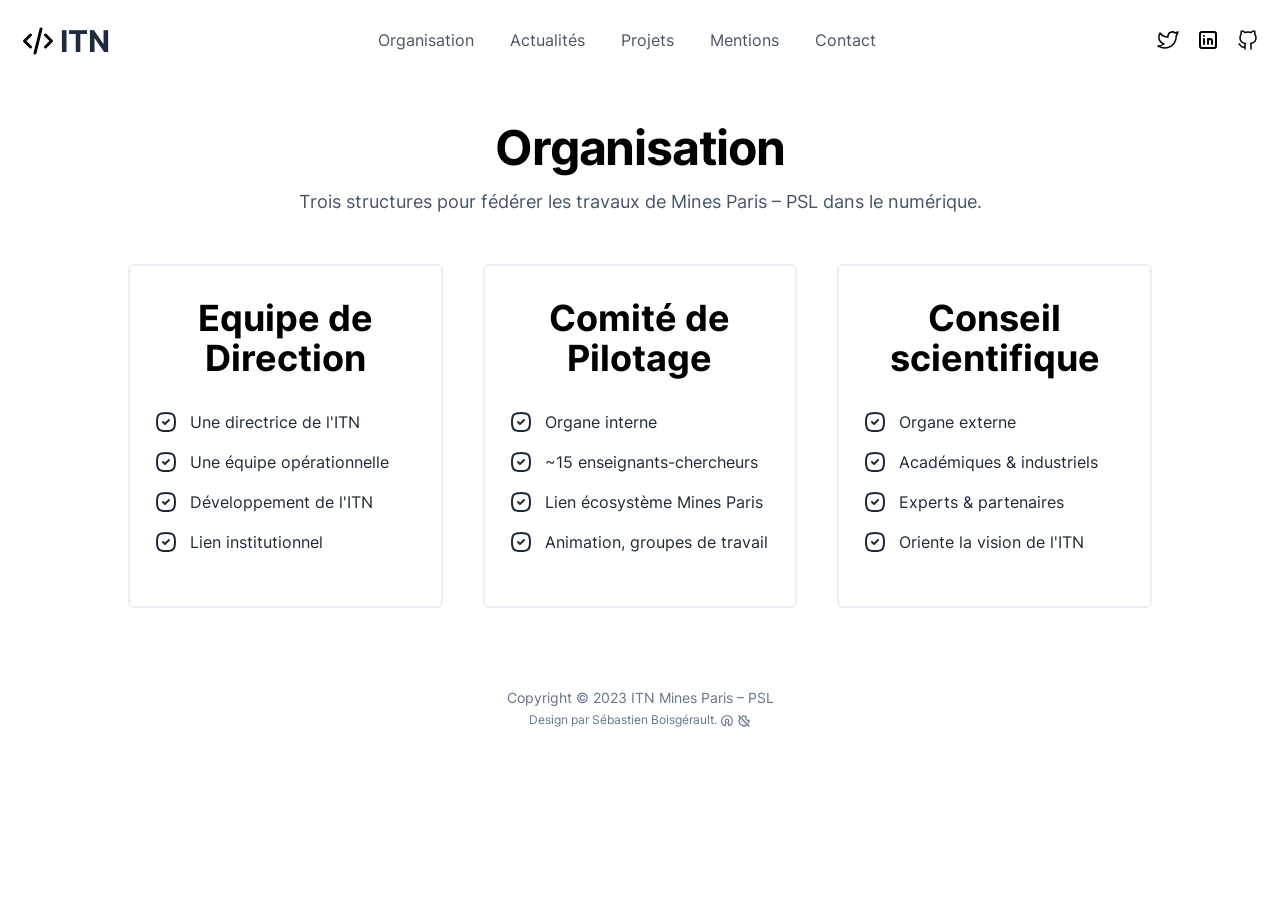
<file: organisation/index.html>
<!DOCTYPE html>
<html lang="fr">
  <head>
    <meta charset="UTF-8">
    <meta name="viewport" content="width=device-width">
    <link rel="icon" type="image/svg+xml" href="https://boisgera.github.io/itn-web/favicon.svg">
    <meta name="generator" content="Astro v2.0.11">

    <!-- <link rel="preload" as="image" href={src} alt="Hero" /> -->
    <title>Organisation | ITN</title>



<link rel="canonical" href="https://boisgera.github.io/organisation/">

<meta name="description" content="Sciences et technologies du numérique à Mines Paris – PSL">

<meta name="robots" content="index, follow">

<meta property="og:title" content="Organisation | ITN">
<meta property="og:type" content="website">
<meta property="og:image" content="https://boisgera.github.io/itn-web/opengraph.jpg">
<meta property="og:url" content="https://boisgera.github.io/organisation/">

<meta property="og:image:url" content="https://boisgera.github.io/itn-web/opengraph.jpg">



<meta property="og:image:height">
<meta property="og:image:alt" content="Capture d'écran du site de l'ITN">

<meta name="twitter:card" content="summary_large_image">
<meta name="twitter:site" content="@ITN_MinesParis">
<meta name="twitter:title" content="Organisation | ITN">
<meta name="twitter:image" content="https://boisgera.github.io/itn-web/opengraph.jpg">

<meta name="twitter:description" content="Sciences et technologies du numérique à Mines Paris – PSL">
<meta name="twitter:creator" content="@boisgera">

  <link rel="stylesheet" href="https://boisgera.github.io/itn-web/_astro/404.52b12107.css" />
<link rel="stylesheet" href="https://boisgera.github.io/itn-web/_astro/mentions.80d13686.css" /><script type="module">document.addEventListener("DOMContentLoaded",function(){document.getElementById("astronav-menu").addEventListener("click",()=>{[...document.querySelectorAll(".astronav-toggle")].forEach(e=>{e.classList.toggle("hidden")})});const o=document.querySelectorAll(".astronav-dropdown");o.forEach(e=>{const r=e.querySelector("button");r.addEventListener("click",n=>{e.classList.toggle("open"),e.setAttribute("aria-expanded",e.getAttribute("aria-expanded")==="true"?"false":"true"),e.hasAttribute("open")?e.removeAttribute("open"):e.setAttribute("open",""),r.nextElementSibling.classList.toggle("hidden"),Array.from(o).filter(t=>t!==e).forEach(t=>{t.classList.remove("open"),t.removeAttribute("open"),t.setAttribute("aria-expanded","false"),t.querySelector(".dropdown-toggle").classList.add("hidden")}),n.stopPropagation()})}),document.addEventListener("click",()=>{o.forEach(e=>{e.classList.remove("open"),e.removeAttribute("open"),e.setAttribute("aria-expanded","false")}),document.querySelectorAll(".dropdown-toggle").forEach(e=>e.classList.add("hidden"))})});
</script></head>
  <body>
    <div class="max-w-screen-xl mx-auto px-5">
  
  <header class="flex flex-col lg:flex-row justify-between items-center my-5">
    
      <div class="flex w-full lg:w-auto items-center justify-between">
        <a href="https://boisgera.github.io/itn-web/" class="text-2xl"><span class="text-3xl flex items-baseline gap-1">
  <span class="relative inline-block" style="height:1em; top: 0.05em">
    <svg xmlns="http://www.w3.org/2000/svg" class="icon icon-tabler icon-tabler-code" width="36" height="36" viewBox="0 0 36 36" stroke-width="2" stroke="currentColor" fill="none" stroke-linecap="round" stroke-linejoin="round">
      <g transform="scale(1.5)">
        <path stroke="none" d="M0 0h24v24H0z" fill="none"></path>
        <path d="M7 8l-4 4l4 4"></path>
        <path d="M17 8l4 4l-4 4"></path>
        <path d="M14 4l-4 16"></path>
      </g>
    </svg>
  </span>
  <span class="font-bold text-slate-800">ITN</span>
</span></a>
        <div class="block lg:hidden">
          <button id="astronav-menu">
  
    <svg fill="currentColor" class="w-4 h-4 text-gray-800" width="24" height="24" viewBox="0 0 20 20" xmlns="http://www.w3.org/2000/svg">
      <title>Menu</title>
      <path class="astronav-toggle hidden" fill-rule="evenodd" clip-rule="evenodd" d="M18.278 16.864a1 1 0 01-1.414 1.414l-4.829-4.828-4.828 4.828a1 1 0 01-1.414-1.414l4.828-4.829-4.828-4.828a1 1 0 011.414-1.414l4.829 4.828 4.828-4.828a1 1 0 111.414 1.414l-4.828 4.829 4.828 4.828z"></path>
      <path class="astronav-toggle" fill-rule="evenodd" d="M4 5h16a1 1 0 010 2H4a1 1 0 110-2zm0 6h16a1 1 0 010 2H4a1 1 0 010-2zm0 6h16a1 1 0 010 2H4a1 1 0 010-2z"></path>
    </svg>
  
</button>
        </div>
      </div>
      <nav class="astronav-toggle hidden w-full lg:w-auto mt-2 lg:flex lg:mt-0">
    
        <ul class="flex flex-col lg:flex-row lg:gap-3">
          <li>
                    <a href="https://boisgera.github.io/itn-web/organisation" class="flex lg:px-3 py-2 text-gray-600 hover:text-gray-900">
                      Organisation
                    </a>
                  </li><li>
                    <a href="https://boisgera.github.io/itn-web/actualités" class="flex lg:px-3 py-2 text-gray-600 hover:text-gray-900">
                      Actualités
                    </a>
                  </li><li>
                    <a href="https://boisgera.github.io/itn-web/projets" class="flex lg:px-3 py-2 text-gray-600 hover:text-gray-900">
                      Projets
                    </a>
                  </li><li>
                    <a href="https://boisgera.github.io/itn-web/mentions" class="flex lg:px-3 py-2 text-gray-600 hover:text-gray-900">
                      Mentions
                    </a>
                  </li><li>
                    <a href="https://boisgera.github.io/itn-web/contact" class="flex lg:px-3 py-2 text-gray-600 hover:text-gray-900">
                      Contact
                    </a>
                  </li>
          <li>
            <div class="h-10 items-center gap-4 flex lg:hidden">
    <a href="https://twitter.com/ITN_MinesParis"><svg fill="none" stroke="currentColor" stroke-linecap="round" stroke-linejoin="round" stroke-width="1.5" class="text-black w-6 h-6" viewBox="0 0 24 24" astro-icon="brand-twitter"><path stroke="none" d="M0 0h24v24H0z"/><path d="M22 4.01c-1 .49-1.98.689-3 .99-1.121-1.265-2.783-1.335-4.38-.737S11.977 6.323 12 8v1c-3.245.083-6.135-1.395-8-4 0 0-4.182 7.433 4 11-1.872 1.247-3.739 2.088-6 2 3.308 1.803 6.913 2.423 10.034 1.517 3.58-1.04 6.522-3.723 7.651-7.742a13.84 13.84 0 0 0 .497-3.753c0-.249 1.51-2.772 1.818-4.013z"/></svg></a>
    <a href="https://www.linkedin.com/in/itn-institut-des-transformations-num%C3%A9riques-mines-paris-psl-0b944027a"><svg fill="none" stroke="currentColor" stroke-linecap="round" stroke-linejoin="round" stroke-width="2" class="text-black w-6 h-6" viewBox="0 0 24 24" astro-icon="brand-linkedin"><path stroke="none" d="M0 0h24v24H0z"/><path d="M4 6a2 2 0 0 1 2-2h12a2 2 0 0 1 2 2v12a2 2 0 0 1-2 2H6a2 2 0 0 1-2-2zM8 11v5M8 8v.01M12 16v-5"/><path d="M16 16v-3a2 2 0 0 0-4 0"/></svg></a>
    <a href="https://github.com/orgs/ITN-Mines-Paris-PSL"><svg fill="none" stroke="currentColor" stroke-linecap="round" stroke-linejoin="round" stroke-width="1.5" class="text-black w-6 h-6" viewBox="0 0 24 24" astro-icon="brand-github"><path stroke="none" d="M0 0h24v24H0z"/><path d="M9 19c-4.3 1.4-4.3-2.5-6-3m12 5v-3.5c0-1 .1-1.4-.5-2 2.8-.3 5.5-1.4 5.5-6a4.6 4.6 0 0 0-1.3-3.2 4.2 4.2 0 0 0-.1-3.2s-1.1-.3-3.5 1.3a12.3 12.3 0 0 0-6.2 0C6.5 2.8 5.4 3.1 5.4 3.1a4.2 4.2 0 0 0-.1 3.2A4.6 4.6 0 0 0 4 9.5c0 4.6 2.7 5.7 5.5 6-.6.6-.6 1.2-.5 2V21"/></svg></a>
</div>
          </li>
        </ul>
      
</nav>
    


    <div>
      <div class="h-10 items-center gap-4 lg:flex hidden">
    <a href="https://twitter.com/ITN_MinesParis"><svg fill="none" stroke="currentColor" stroke-linecap="round" stroke-linejoin="round" stroke-width="1.5" class="text-black w-6 h-6" viewBox="0 0 24 24" astro-icon="brand-twitter"><path stroke="none" d="M0 0h24v24H0z"/><path d="M22 4.01c-1 .49-1.98.689-3 .99-1.121-1.265-2.783-1.335-4.38-.737S11.977 6.323 12 8v1c-3.245.083-6.135-1.395-8-4 0 0-4.182 7.433 4 11-1.872 1.247-3.739 2.088-6 2 3.308 1.803 6.913 2.423 10.034 1.517 3.58-1.04 6.522-3.723 7.651-7.742a13.84 13.84 0 0 0 .497-3.753c0-.249 1.51-2.772 1.818-4.013z"/></svg></a>
    <a href="https://www.linkedin.com/in/itn-institut-des-transformations-num%C3%A9riques-mines-paris-psl-0b944027a"><svg fill="none" stroke="currentColor" stroke-linecap="round" stroke-linejoin="round" stroke-width="2" class="text-black w-6 h-6" viewBox="0 0 24 24" astro-icon="brand-linkedin"><path stroke="none" d="M0 0h24v24H0z"/><path d="M4 6a2 2 0 0 1 2-2h12a2 2 0 0 1 2 2v12a2 2 0 0 1-2 2H6a2 2 0 0 1-2-2zM8 11v5M8 8v.01M12 16v-5"/><path d="M16 16v-3a2 2 0 0 0-4 0"/></svg></a>
    <a href="https://github.com/orgs/ITN-Mines-Paris-PSL"><svg fill="none" stroke="currentColor" stroke-linecap="round" stroke-linejoin="round" stroke-width="1.5" class="text-black w-6 h-6" viewBox="0 0 24 24" astro-icon="brand-github"><path stroke="none" d="M0 0h24v24H0z"/><path d="M9 19c-4.3 1.4-4.3-2.5-6-3m12 5v-3.5c0-1 .1-1.4-.5-2 2.8-.3 5.5-1.4 5.5-6a4.6 4.6 0 0 0-1.3-3.2 4.2 4.2 0 0 0-.1-3.2s-1.1-.3-3.5 1.3a12.3 12.3 0 0 0-6.2 0C6.5 2.8 5.4 3.1 5.4 3.1a4.2 4.2 0 0 0-.1 3.2A4.6 4.6 0 0 0 4 9.5c0 4.6 2.7 5.7 5.5 6-.6.6-.6 1.2-.5 2V21"/></svg></a>
</div>
    </div>
  </header>

</div>
    
  <div class="max-w-screen-xl mx-auto px-5">
  
    <div class="mt-16 text-center">
  <h1 class="text-4xl lg:text-5xl font-bold lg:tracking-tight">
    Organisation
  </h1>
  <p class="text-lg mt-4 text-slate-600">
    
        Trois structures pour fédérer les travaux de Mines Paris – PSL dans le
        numérique.
      
  </p>
</div>

    <div class="grid md:grid-cols-3 gap-10 mx-auto max-w-screen-lg mt-12">
      <div>
  <div class="flex flex-col w-full order-first lg:order-none border-2 border-[#D8DEE9] border-opacity-50 py-5 px-6 rounded-md">
    <div class="text-center">
      <p class="mt-3 text-4xl md:text-4xl font-bold text-black">
        Equipe de Direction
      </p>
    </div><ul class="grid mt-8 text-left gap-y-4">
      <li class="flex items-start gap-3 text-gray-800">
            <svg xmlns="http://www.w3.org/2000/svg" class="w-6 h-6" width="24" height="24" viewBox="0 0 24 24" stroke-width="2" stroke="currentColor" fill="none" stroke-linecap="round" stroke-linejoin="round">
  <path stroke="none" d="M0 0h24v24H0z" fill="none"></path>
  <path d="M9 12l2 2l4 -4"></path>
  <path d="M12 3c7.2 0 9 1.8 9 9s-1.8 9 -9 9s-9 -1.8 -9 -9s1.8 -9 9 -9z"></path>
</svg>
            <span>Une directrice de l&#39;ITN</span>
          </li><li class="flex items-start gap-3 text-gray-800">
            <svg xmlns="http://www.w3.org/2000/svg" class="w-6 h-6" width="24" height="24" viewBox="0 0 24 24" stroke-width="2" stroke="currentColor" fill="none" stroke-linecap="round" stroke-linejoin="round">
  <path stroke="none" d="M0 0h24v24H0z" fill="none"></path>
  <path d="M9 12l2 2l4 -4"></path>
  <path d="M12 3c7.2 0 9 1.8 9 9s-1.8 9 -9 9s-9 -1.8 -9 -9s1.8 -9 9 -9z"></path>
</svg>
            <span>Une équipe opérationnelle</span>
          </li><li class="flex items-start gap-3 text-gray-800">
            <svg xmlns="http://www.w3.org/2000/svg" class="w-6 h-6" width="24" height="24" viewBox="0 0 24 24" stroke-width="2" stroke="currentColor" fill="none" stroke-linecap="round" stroke-linejoin="round">
  <path stroke="none" d="M0 0h24v24H0z" fill="none"></path>
  <path d="M9 12l2 2l4 -4"></path>
  <path d="M12 3c7.2 0 9 1.8 9 9s-1.8 9 -9 9s-9 -1.8 -9 -9s1.8 -9 9 -9z"></path>
</svg>
            <span>Développement de l&#39;ITN</span>
          </li><li class="flex items-start gap-3 text-gray-800">
            <svg xmlns="http://www.w3.org/2000/svg" class="w-6 h-6" width="24" height="24" viewBox="0 0 24 24" stroke-width="2" stroke="currentColor" fill="none" stroke-linecap="round" stroke-linejoin="round">
  <path stroke="none" d="M0 0h24v24H0z" fill="none"></path>
  <path d="M9 12l2 2l4 -4"></path>
  <path d="M12 3c7.2 0 9 1.8 9 9s-1.8 9 -9 9s-9 -1.8 -9 -9s1.8 -9 9 -9z"></path>
</svg>
            <span>Lien institutionnel</span>
          </li>
    </ul><div class="flex mt-8">
      <!--
      <Link
        href={card.button.link || "#"}
        block
        style={card.popular ? "primary" : "outline"}>
        {card.button.text || "Get Started"}
      </Link>
      -->
    </div>
  </div>
</div><div>
  <div class="flex flex-col w-full order-first lg:order-none border-2 border-[#D8DEE9] border-opacity-50 py-5 px-6 rounded-md">
    <div class="text-center">
      <p class="mt-3 text-4xl md:text-4xl font-bold text-black">
        Comité de Pilotage
      </p>
    </div><ul class="grid mt-8 text-left gap-y-4">
      <li class="flex items-start gap-3 text-gray-800">
            <svg xmlns="http://www.w3.org/2000/svg" class="w-6 h-6" width="24" height="24" viewBox="0 0 24 24" stroke-width="2" stroke="currentColor" fill="none" stroke-linecap="round" stroke-linejoin="round">
  <path stroke="none" d="M0 0h24v24H0z" fill="none"></path>
  <path d="M9 12l2 2l4 -4"></path>
  <path d="M12 3c7.2 0 9 1.8 9 9s-1.8 9 -9 9s-9 -1.8 -9 -9s1.8 -9 9 -9z"></path>
</svg>
            <span>Organe interne</span>
          </li><li class="flex items-start gap-3 text-gray-800">
            <svg xmlns="http://www.w3.org/2000/svg" class="w-6 h-6" width="24" height="24" viewBox="0 0 24 24" stroke-width="2" stroke="currentColor" fill="none" stroke-linecap="round" stroke-linejoin="round">
  <path stroke="none" d="M0 0h24v24H0z" fill="none"></path>
  <path d="M9 12l2 2l4 -4"></path>
  <path d="M12 3c7.2 0 9 1.8 9 9s-1.8 9 -9 9s-9 -1.8 -9 -9s1.8 -9 9 -9z"></path>
</svg>
            <span>~15 enseignants-chercheurs</span>
          </li><li class="flex items-start gap-3 text-gray-800">
            <svg xmlns="http://www.w3.org/2000/svg" class="w-6 h-6" width="24" height="24" viewBox="0 0 24 24" stroke-width="2" stroke="currentColor" fill="none" stroke-linecap="round" stroke-linejoin="round">
  <path stroke="none" d="M0 0h24v24H0z" fill="none"></path>
  <path d="M9 12l2 2l4 -4"></path>
  <path d="M12 3c7.2 0 9 1.8 9 9s-1.8 9 -9 9s-9 -1.8 -9 -9s1.8 -9 9 -9z"></path>
</svg>
            <span>Lien écosystème Mines Paris</span>
          </li><li class="flex items-start gap-3 text-gray-800">
            <svg xmlns="http://www.w3.org/2000/svg" class="w-6 h-6" width="24" height="24" viewBox="0 0 24 24" stroke-width="2" stroke="currentColor" fill="none" stroke-linecap="round" stroke-linejoin="round">
  <path stroke="none" d="M0 0h24v24H0z" fill="none"></path>
  <path d="M9 12l2 2l4 -4"></path>
  <path d="M12 3c7.2 0 9 1.8 9 9s-1.8 9 -9 9s-9 -1.8 -9 -9s1.8 -9 9 -9z"></path>
</svg>
            <span>Animation, groupes de travail</span>
          </li>
    </ul><div class="flex mt-8">
      <!--
      <Link
        href={card.button.link || "#"}
        block
        style={card.popular ? "primary" : "outline"}>
        {card.button.text || "Get Started"}
      </Link>
      -->
    </div>
  </div>
</div><div>
  <div class="flex flex-col w-full order-first lg:order-none border-2 border-[#D8DEE9] border-opacity-50 py-5 px-6 rounded-md">
    <div class="text-center">
      <p class="mt-3 text-4xl md:text-4xl font-bold text-black">
        Conseil scientifique
      </p>
    </div><ul class="grid mt-8 text-left gap-y-4">
      <li class="flex items-start gap-3 text-gray-800">
            <svg xmlns="http://www.w3.org/2000/svg" class="w-6 h-6" width="24" height="24" viewBox="0 0 24 24" stroke-width="2" stroke="currentColor" fill="none" stroke-linecap="round" stroke-linejoin="round">
  <path stroke="none" d="M0 0h24v24H0z" fill="none"></path>
  <path d="M9 12l2 2l4 -4"></path>
  <path d="M12 3c7.2 0 9 1.8 9 9s-1.8 9 -9 9s-9 -1.8 -9 -9s1.8 -9 9 -9z"></path>
</svg>
            <span>Organe externe</span>
          </li><li class="flex items-start gap-3 text-gray-800">
            <svg xmlns="http://www.w3.org/2000/svg" class="w-6 h-6" width="24" height="24" viewBox="0 0 24 24" stroke-width="2" stroke="currentColor" fill="none" stroke-linecap="round" stroke-linejoin="round">
  <path stroke="none" d="M0 0h24v24H0z" fill="none"></path>
  <path d="M9 12l2 2l4 -4"></path>
  <path d="M12 3c7.2 0 9 1.8 9 9s-1.8 9 -9 9s-9 -1.8 -9 -9s1.8 -9 9 -9z"></path>
</svg>
            <span>Académiques &amp; industriels</span>
          </li><li class="flex items-start gap-3 text-gray-800">
            <svg xmlns="http://www.w3.org/2000/svg" class="w-6 h-6" width="24" height="24" viewBox="0 0 24 24" stroke-width="2" stroke="currentColor" fill="none" stroke-linecap="round" stroke-linejoin="round">
  <path stroke="none" d="M0 0h24v24H0z" fill="none"></path>
  <path d="M9 12l2 2l4 -4"></path>
  <path d="M12 3c7.2 0 9 1.8 9 9s-1.8 9 -9 9s-9 -1.8 -9 -9s1.8 -9 9 -9z"></path>
</svg>
            <span>Experts &amp; partenaires</span>
          </li><li class="flex items-start gap-3 text-gray-800">
            <svg xmlns="http://www.w3.org/2000/svg" class="w-6 h-6" width="24" height="24" viewBox="0 0 24 24" stroke-width="2" stroke="currentColor" fill="none" stroke-linecap="round" stroke-linejoin="round">
  <path stroke="none" d="M0 0h24v24H0z" fill="none"></path>
  <path d="M9 12l2 2l4 -4"></path>
  <path d="M12 3c7.2 0 9 1.8 9 9s-1.8 9 -9 9s-9 -1.8 -9 -9s1.8 -9 9 -9z"></path>
</svg>
            <span>Oriente la vision de l&#39;ITN</span>
          </li>
    </ul><div class="flex mt-8">
      <!--
      <Link
        href={card.button.link || "#"}
        block
        style={card.popular ? "primary" : "outline"}>
        {card.button.text || "Get Started"}
      </Link>
      -->
    </div>
  </div>
</div>
    </div>
  
</div>

    <footer class="my-20">
  <p class="text-center text-sm text-slate-500">
    Copyright © 2023 ITN Mines Paris – PSL
  </p>
  <p class="text-center text-xs text-slate-500 mt-1">
    Design par <a href="https://github.com/boisgera">Sébastien Boisgérault</a>.
    <a href="https://boisgera.github.io/itn-web/mentions"><svg fill="none" stroke="currentColor" stroke-linecap="round" stroke-linejoin="round" stroke-width="2" class="inline text-slate-500 w-3.5 h-3.5" viewBox="0 0 24 24" astro-icon="brand-open-source"><path stroke="none" d="M0 0h24v24H0z"/><path d="M12 3a9 9 0 0 1 3.618 17.243l-2.193-5.602a3 3 0 1 0-2.849 0l-2.193 5.603A9 9 0 0 1 12 3z"/></svg></a>
    <svg fill="none" stroke="currentColor" stroke-linecap="round" stroke-linejoin="round" stroke-width="2" class="inline text-slate-500 w-3.5 h-3.5" viewBox="0 0 24 24" astro-icon="cookie-off"><path stroke="none" d="M0 0h24v24H0z"/><path d="M8 13v.01M12 17v.01M12 12v.01M18.192 18.187a3 3 0 0 1-.976.652c-1.048.263-1.787.483-2.216.661-.475.197-1.092.538-1.852 1.024a3 3 0 0 1-2.296 0C10.05 20.021 9.433 19.68 9 19.5c-.471-.195-1.21-.415-2.216-.66a3 3 0 0 1-1.623-1.624c-.265-1.052-.485-1.79-.661-2.216-.198-.479-.54-1.096-1.024-1.852a3 3 0 0 1 0-2.296c.48-.744.82-1.361 1.024-1.852.171-.413.391-1.152.66-2.216a3 3 0 0 1 .649-.971M8.63 4.639c.14-.049.263-.095.37-.139.458-.19 1.075-.531 1.852-1.024a3 3 0 0 1 2.296 0l2.667 1.104a4 4 0 0 0 4.656 6.14l.053.132a3 3 0 0 1 0 2.296c-.497.786-.838 1.404-1.024 1.852a6.579 6.579 0 0 0-.135.36M3 3l18 18"/></svg>
  </p>
</footer>
    
  </body>
</html>
</file>
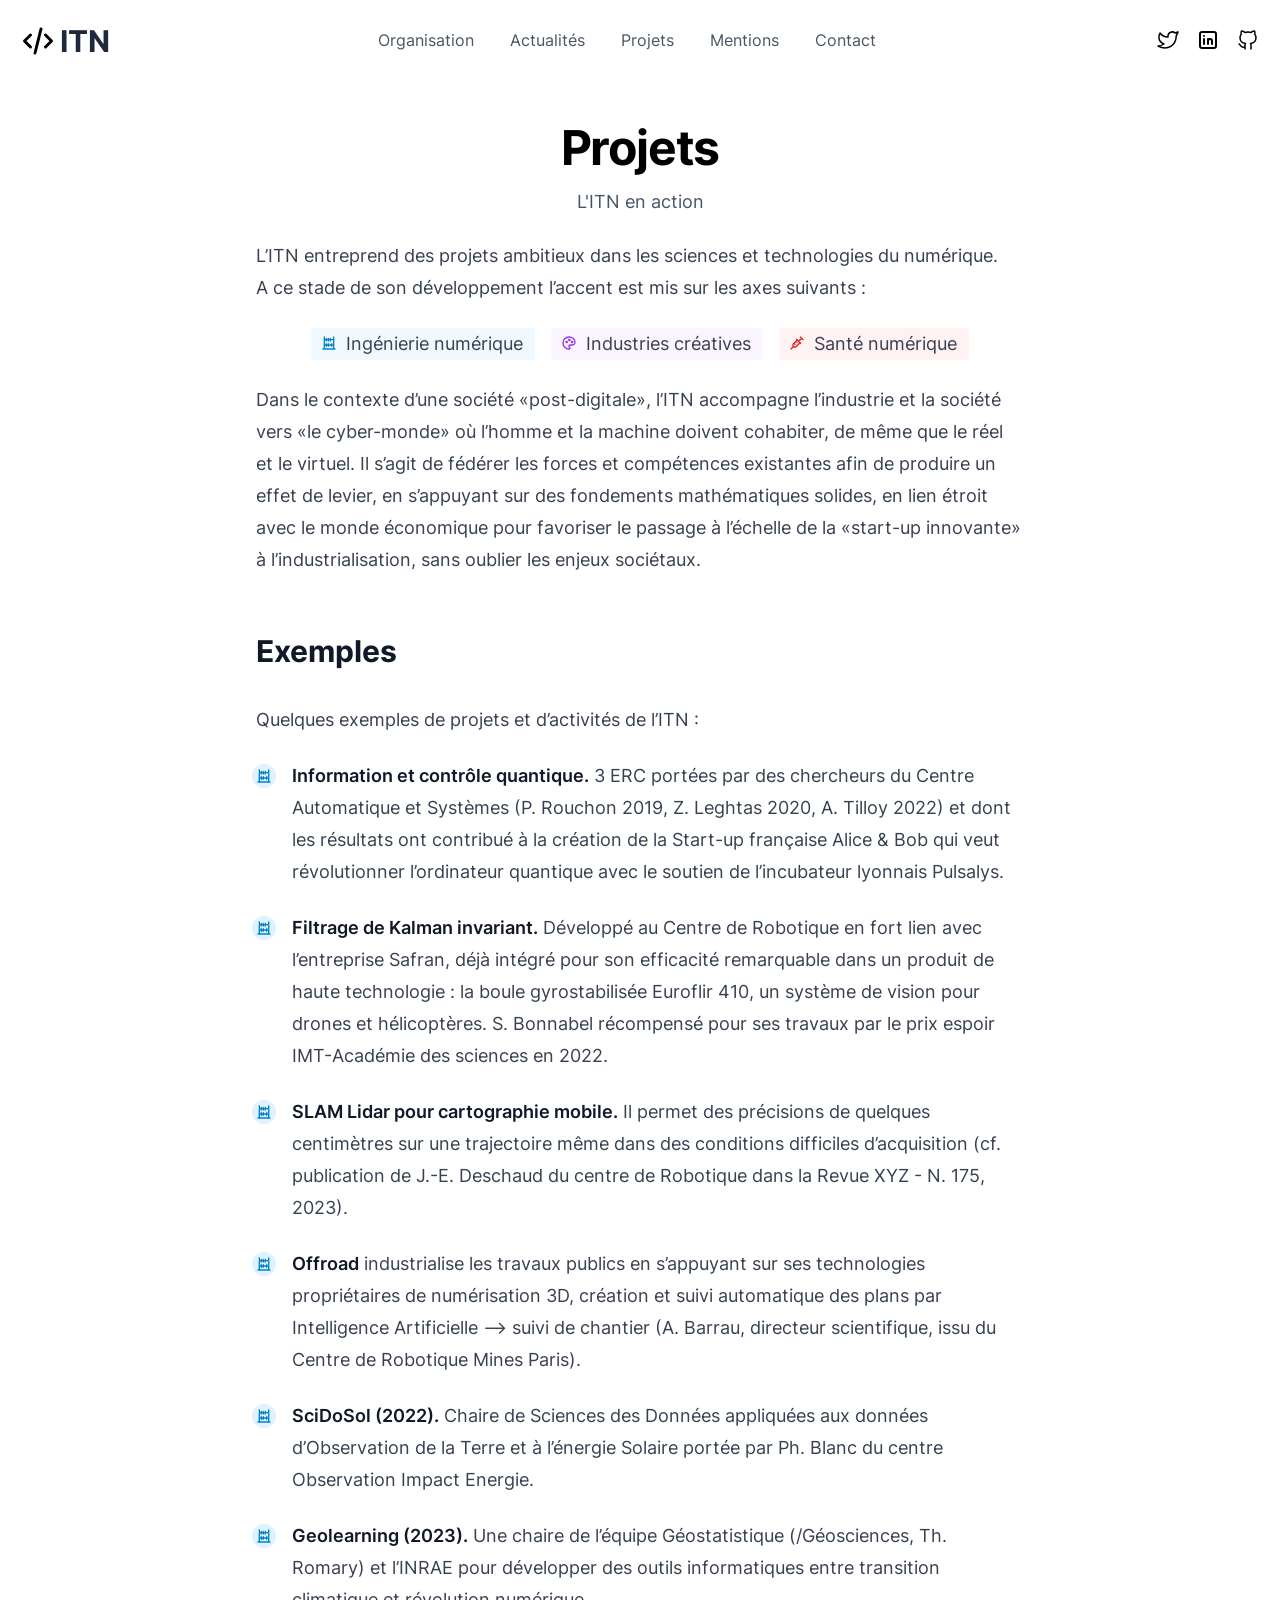
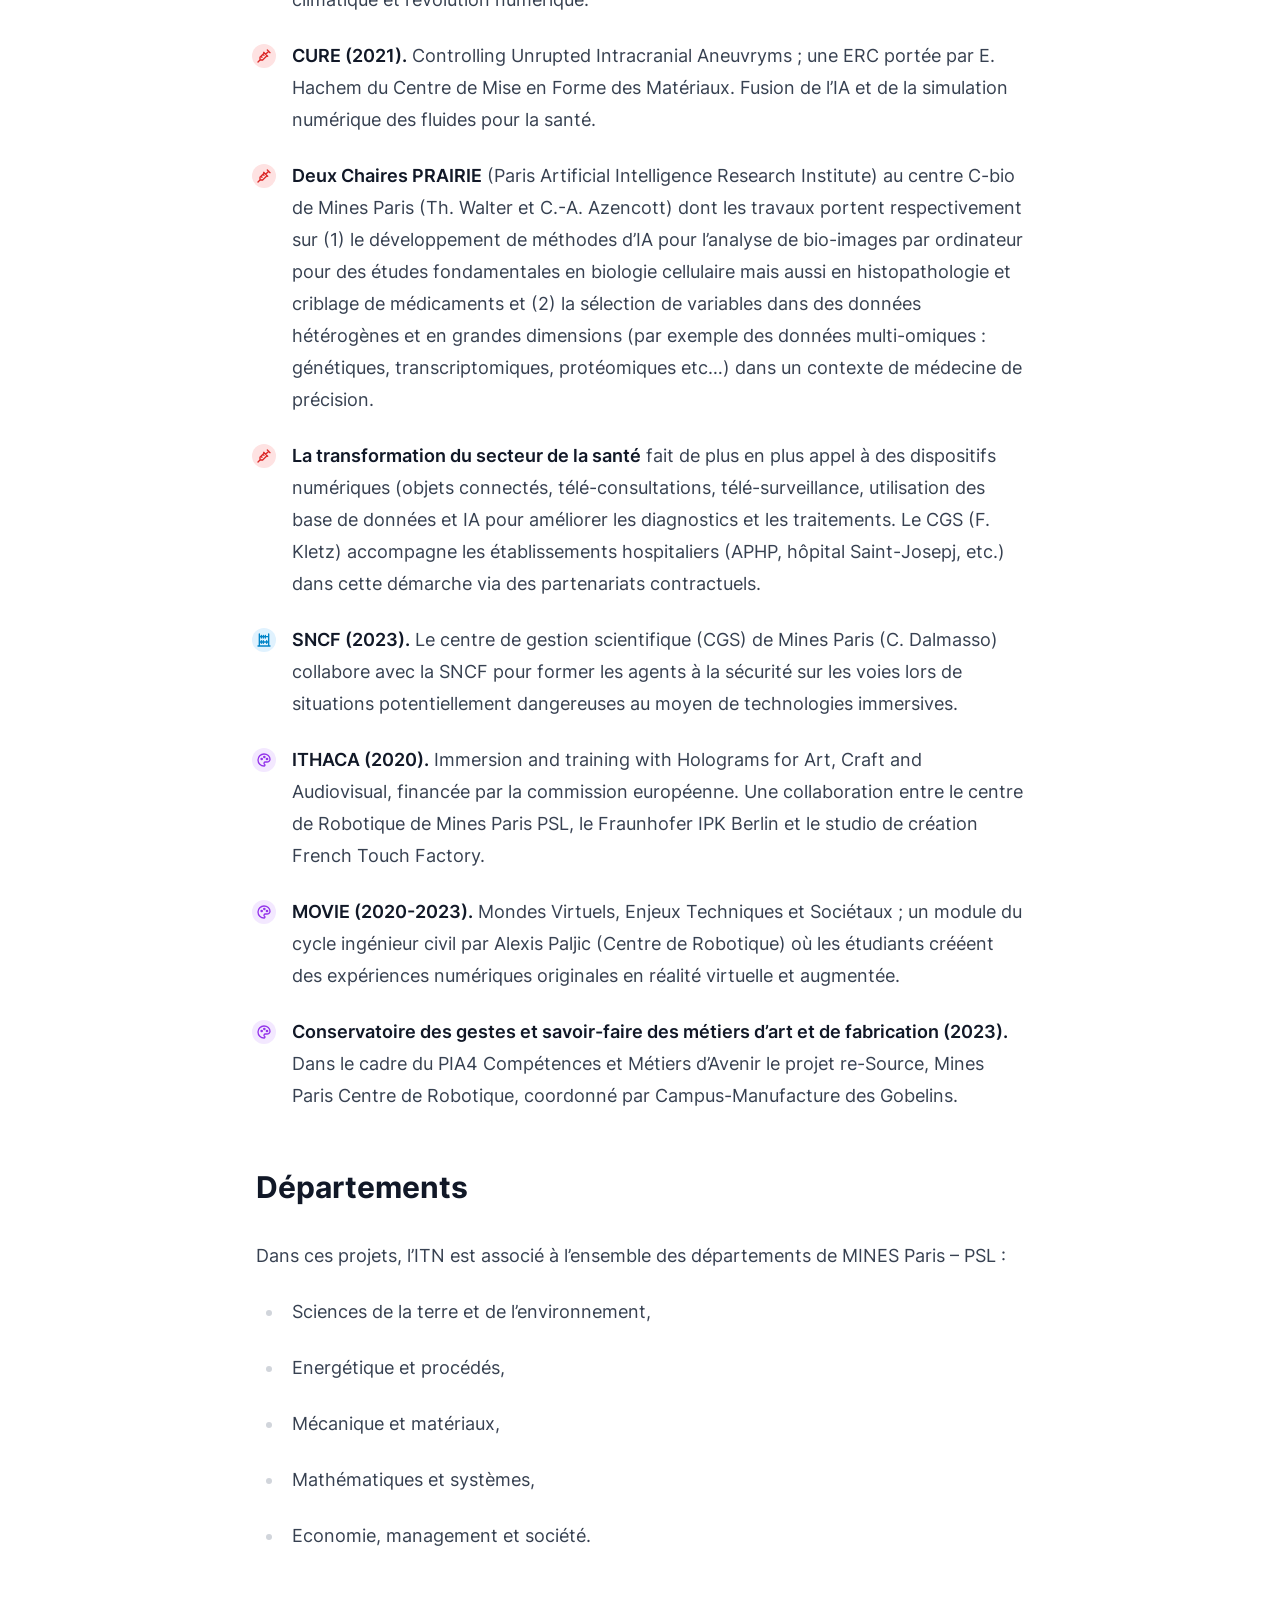
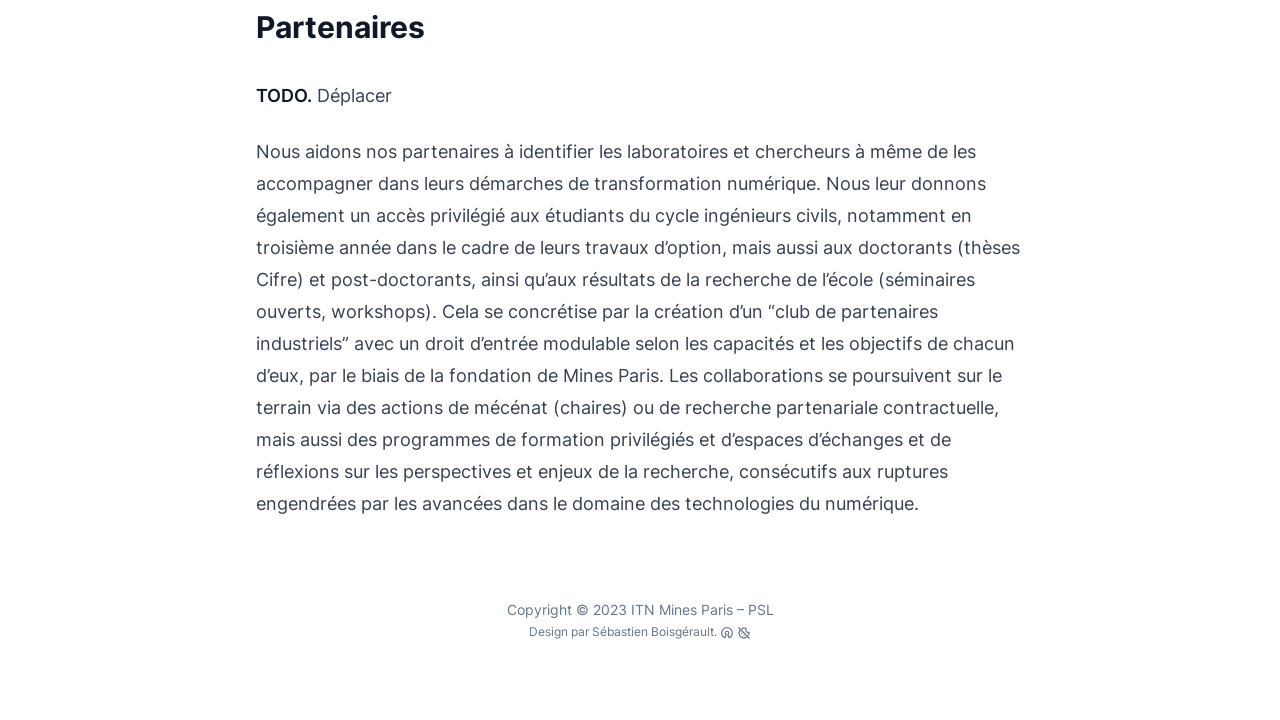
<file: projets/index.html>
<!DOCTYPE html>
<html lang="fr">
  <head>
    <meta charset="UTF-8">
    <meta name="viewport" content="width=device-width">
    <link rel="icon" type="image/svg+xml" href="https://boisgera.github.io/itn-web/favicon.svg">
    <meta name="generator" content="Astro v2.0.11">

    <!-- <link rel="preload" as="image" href={src} alt="Hero" /> -->
    <title>Projets | ITN</title>



<link rel="canonical" href="https://boisgera.github.io/projets/">

<meta name="description" content="Sciences et technologies du numérique à Mines Paris – PSL">

<meta name="robots" content="index, follow">

<meta property="og:title" content="Projets | ITN">
<meta property="og:type" content="website">
<meta property="og:image" content="https://boisgera.github.io/itn-web/opengraph.jpg">
<meta property="og:url" content="https://boisgera.github.io/projets/">

<meta property="og:image:url" content="https://boisgera.github.io/itn-web/opengraph.jpg">



<meta property="og:image:height">
<meta property="og:image:alt" content="Capture d'écran du site de l'ITN">

<meta name="twitter:card" content="summary_large_image">
<meta name="twitter:site" content="@ITN_MinesParis">
<meta name="twitter:title" content="Projets | ITN">
<meta name="twitter:image" content="https://boisgera.github.io/itn-web/opengraph.jpg">

<meta name="twitter:description" content="Sciences et technologies du numérique à Mines Paris – PSL">
<meta name="twitter:creator" content="@boisgera">

  <link rel="stylesheet" href="https://boisgera.github.io/itn-web/_astro/404.52b12107.css" />
<link rel="stylesheet" href="https://boisgera.github.io/itn-web/_astro/mentions.80d13686.css" /><script type="module">document.addEventListener("DOMContentLoaded",function(){document.getElementById("astronav-menu").addEventListener("click",()=>{[...document.querySelectorAll(".astronav-toggle")].forEach(e=>{e.classList.toggle("hidden")})});const o=document.querySelectorAll(".astronav-dropdown");o.forEach(e=>{const r=e.querySelector("button");r.addEventListener("click",n=>{e.classList.toggle("open"),e.setAttribute("aria-expanded",e.getAttribute("aria-expanded")==="true"?"false":"true"),e.hasAttribute("open")?e.removeAttribute("open"):e.setAttribute("open",""),r.nextElementSibling.classList.toggle("hidden"),Array.from(o).filter(t=>t!==e).forEach(t=>{t.classList.remove("open"),t.removeAttribute("open"),t.setAttribute("aria-expanded","false"),t.querySelector(".dropdown-toggle").classList.add("hidden")}),n.stopPropagation()})}),document.addEventListener("click",()=>{o.forEach(e=>{e.classList.remove("open"),e.removeAttribute("open"),e.setAttribute("aria-expanded","false")}),document.querySelectorAll(".dropdown-toggle").forEach(e=>e.classList.add("hidden"))})});
</script></head>
  <body>
    <div class="max-w-screen-xl mx-auto px-5">
  
  <header class="flex flex-col lg:flex-row justify-between items-center my-5">
    
      <div class="flex w-full lg:w-auto items-center justify-between">
        <a href="https://boisgera.github.io/itn-web/" class="text-2xl"><span class="text-3xl flex items-baseline gap-1">
  <span class="relative inline-block" style="height:1em; top: 0.05em">
    <svg xmlns="http://www.w3.org/2000/svg" class="icon icon-tabler icon-tabler-code" width="36" height="36" viewBox="0 0 36 36" stroke-width="2" stroke="currentColor" fill="none" stroke-linecap="round" stroke-linejoin="round">
      <g transform="scale(1.5)">
        <path stroke="none" d="M0 0h24v24H0z" fill="none"></path>
        <path d="M7 8l-4 4l4 4"></path>
        <path d="M17 8l4 4l-4 4"></path>
        <path d="M14 4l-4 16"></path>
      </g>
    </svg>
  </span>
  <span class="font-bold text-slate-800">ITN</span>
</span></a>
        <div class="block lg:hidden">
          <button id="astronav-menu">
  
    <svg fill="currentColor" class="w-4 h-4 text-gray-800" width="24" height="24" viewBox="0 0 20 20" xmlns="http://www.w3.org/2000/svg">
      <title>Menu</title>
      <path class="astronav-toggle hidden" fill-rule="evenodd" clip-rule="evenodd" d="M18.278 16.864a1 1 0 01-1.414 1.414l-4.829-4.828-4.828 4.828a1 1 0 01-1.414-1.414l4.828-4.829-4.828-4.828a1 1 0 011.414-1.414l4.829 4.828 4.828-4.828a1 1 0 111.414 1.414l-4.828 4.829 4.828 4.828z"></path>
      <path class="astronav-toggle" fill-rule="evenodd" d="M4 5h16a1 1 0 010 2H4a1 1 0 110-2zm0 6h16a1 1 0 010 2H4a1 1 0 010-2zm0 6h16a1 1 0 010 2H4a1 1 0 010-2z"></path>
    </svg>
  
</button>
        </div>
      </div>
      <nav class="astronav-toggle hidden w-full lg:w-auto mt-2 lg:flex lg:mt-0">
    
        <ul class="flex flex-col lg:flex-row lg:gap-3">
          <li>
                    <a href="https://boisgera.github.io/itn-web/organisation" class="flex lg:px-3 py-2 text-gray-600 hover:text-gray-900">
                      Organisation
                    </a>
                  </li><li>
                    <a href="https://boisgera.github.io/itn-web/actualités" class="flex lg:px-3 py-2 text-gray-600 hover:text-gray-900">
                      Actualités
                    </a>
                  </li><li>
                    <a href="https://boisgera.github.io/itn-web/projets" class="flex lg:px-3 py-2 text-gray-600 hover:text-gray-900">
                      Projets
                    </a>
                  </li><li>
                    <a href="https://boisgera.github.io/itn-web/mentions" class="flex lg:px-3 py-2 text-gray-600 hover:text-gray-900">
                      Mentions
                    </a>
                  </li><li>
                    <a href="https://boisgera.github.io/itn-web/contact" class="flex lg:px-3 py-2 text-gray-600 hover:text-gray-900">
                      Contact
                    </a>
                  </li>
          <li>
            <div class="h-10 items-center gap-4 flex lg:hidden">
    <a href="https://twitter.com/ITN_MinesParis"><svg fill="none" stroke="currentColor" stroke-linecap="round" stroke-linejoin="round" stroke-width="1.5" class="text-black w-6 h-6" viewBox="0 0 24 24" astro-icon="brand-twitter"><path stroke="none" d="M0 0h24v24H0z"/><path d="M22 4.01c-1 .49-1.98.689-3 .99-1.121-1.265-2.783-1.335-4.38-.737S11.977 6.323 12 8v1c-3.245.083-6.135-1.395-8-4 0 0-4.182 7.433 4 11-1.872 1.247-3.739 2.088-6 2 3.308 1.803 6.913 2.423 10.034 1.517 3.58-1.04 6.522-3.723 7.651-7.742a13.84 13.84 0 0 0 .497-3.753c0-.249 1.51-2.772 1.818-4.013z"/></svg></a>
    <a href="https://www.linkedin.com/in/itn-institut-des-transformations-num%C3%A9riques-mines-paris-psl-0b944027a"><svg fill="none" stroke="currentColor" stroke-linecap="round" stroke-linejoin="round" stroke-width="2" class="text-black w-6 h-6" viewBox="0 0 24 24" astro-icon="brand-linkedin"><path stroke="none" d="M0 0h24v24H0z"/><path d="M4 6a2 2 0 0 1 2-2h12a2 2 0 0 1 2 2v12a2 2 0 0 1-2 2H6a2 2 0 0 1-2-2zM8 11v5M8 8v.01M12 16v-5"/><path d="M16 16v-3a2 2 0 0 0-4 0"/></svg></a>
    <a href="https://github.com/orgs/ITN-Mines-Paris-PSL"><svg fill="none" stroke="currentColor" stroke-linecap="round" stroke-linejoin="round" stroke-width="1.5" class="text-black w-6 h-6" viewBox="0 0 24 24" astro-icon="brand-github"><path stroke="none" d="M0 0h24v24H0z"/><path d="M9 19c-4.3 1.4-4.3-2.5-6-3m12 5v-3.5c0-1 .1-1.4-.5-2 2.8-.3 5.5-1.4 5.5-6a4.6 4.6 0 0 0-1.3-3.2 4.2 4.2 0 0 0-.1-3.2s-1.1-.3-3.5 1.3a12.3 12.3 0 0 0-6.2 0C6.5 2.8 5.4 3.1 5.4 3.1a4.2 4.2 0 0 0-.1 3.2A4.6 4.6 0 0 0 4 9.5c0 4.6 2.7 5.7 5.5 6-.6.6-.6 1.2-.5 2V21"/></svg></a>
</div>
          </li>
        </ul>
      
</nav>
    


    <div>
      <div class="h-10 items-center gap-4 lg:flex hidden">
    <a href="https://twitter.com/ITN_MinesParis"><svg fill="none" stroke="currentColor" stroke-linecap="round" stroke-linejoin="round" stroke-width="1.5" class="text-black w-6 h-6" viewBox="0 0 24 24" astro-icon="brand-twitter"><path stroke="none" d="M0 0h24v24H0z"/><path d="M22 4.01c-1 .49-1.98.689-3 .99-1.121-1.265-2.783-1.335-4.38-.737S11.977 6.323 12 8v1c-3.245.083-6.135-1.395-8-4 0 0-4.182 7.433 4 11-1.872 1.247-3.739 2.088-6 2 3.308 1.803 6.913 2.423 10.034 1.517 3.58-1.04 6.522-3.723 7.651-7.742a13.84 13.84 0 0 0 .497-3.753c0-.249 1.51-2.772 1.818-4.013z"/></svg></a>
    <a href="https://www.linkedin.com/in/itn-institut-des-transformations-num%C3%A9riques-mines-paris-psl-0b944027a"><svg fill="none" stroke="currentColor" stroke-linecap="round" stroke-linejoin="round" stroke-width="2" class="text-black w-6 h-6" viewBox="0 0 24 24" astro-icon="brand-linkedin"><path stroke="none" d="M0 0h24v24H0z"/><path d="M4 6a2 2 0 0 1 2-2h12a2 2 0 0 1 2 2v12a2 2 0 0 1-2 2H6a2 2 0 0 1-2-2zM8 11v5M8 8v.01M12 16v-5"/><path d="M16 16v-3a2 2 0 0 0-4 0"/></svg></a>
    <a href="https://github.com/orgs/ITN-Mines-Paris-PSL"><svg fill="none" stroke="currentColor" stroke-linecap="round" stroke-linejoin="round" stroke-width="1.5" class="text-black w-6 h-6" viewBox="0 0 24 24" astro-icon="brand-github"><path stroke="none" d="M0 0h24v24H0z"/><path d="M9 19c-4.3 1.4-4.3-2.5-6-3m12 5v-3.5c0-1 .1-1.4-.5-2 2.8-.3 5.5-1.4 5.5-6a4.6 4.6 0 0 0-1.3-3.2 4.2 4.2 0 0 0-.1-3.2s-1.1-.3-3.5 1.3a12.3 12.3 0 0 0-6.2 0C6.5 2.8 5.4 3.1 5.4 3.1a4.2 4.2 0 0 0-.1 3.2A4.6 4.6 0 0 0 4 9.5c0 4.6 2.7 5.7 5.5 6-.6.6-.6 1.2-.5 2V21"/></svg></a>
</div>
    </div>
  </header>

</div>
    
  <div class="mt-16 text-center">
  <h1 class="text-4xl lg:text-5xl font-bold lg:tracking-tight">
    Projets
  </h1>
  <p class="text-lg mt-4 text-slate-600">
    L&#39;ITN en action
  </p>
</div>
  <div class="max-w-screen-xl mx-auto px-5">
  
    <div class="mx-auto prose prose-lg mt-6 max-w-3xl">
      <p>L’ITN entreprend des projets ambitieux dans les sciences et technologies du numérique.<br/>
A ce stade de son développement l’accent est mis sur les axes suivants :</p>
<div><nav class="block m-auto w-[21ch] md:w-full flex flex-col justify-center md:flex-row gap-4"><div class="bg-sky-50 relative px-1.5 rounded shrink-0">
    <span class="relative top-[1px] h-6 w-6 rounded-full inline-flex items-center justify-center bg-sky-50">
        <svg fill="none" stroke="currentColor" stroke-linecap="round" stroke-linejoin="round" stroke-width="2" class="inline-block w-4 h-4 text-sky-600" viewBox="0 0 24 24" astro-icon="abacus"><path stroke="none" d="M0 0h24v24H0z"/><path d="M5 3v18M19 21V3M5 7h14M5 15h14M8 13v4M11 13v4M16 13v4M14 5v4M11 5v4M8 5v4M3 21h18"/></svg>
    </span>
    <span class="mr-1.5">Ingénierie numérique</span>
</div><div class="bg-purple-50 relative px-1.5 rounded shrink-0">
    <span class="relative top-[1px] h-6 w-6 rounded-full inline-flex items-center justify-center bg-purple-50">
        <svg fill="none" stroke="currentColor" stroke-linecap="round" stroke-linejoin="round" stroke-width="2" class="inline-block w-4 h-4 text-purple-600" viewBox="0 0 24 24" astro-icon="palette"><path stroke="none" d="M0 0h24v24H0z"/><path d="M12 21a9 9 0 0 1 0-18c4.97 0 9 3.582 9 8 0 1.06-.474 2.078-1.318 2.828-.844.75-1.989 1.172-3.182 1.172H14a2 2 0 0 0-1 3.75A1.3 1.3 0 0 1 12 21"/><path d="M7.5 10.5a1 1 0 1 0 2 0 1 1 0 1 0-2 0M11.5 7.5a1 1 0 1 0 2 0 1 1 0 1 0-2 0M15.5 10.5a1 1 0 1 0 2 0 1 1 0 1 0-2 0"/></svg>
    </span>
    <span class="mr-1.5">Industries créatives</span>
</div><div class="bg-red-50 relative px-1.5 rounded shrink-0">
    <span class="relative top-[1px] h-6 w-6 rounded-full inline-flex items-center justify-center bg-red-50">
        <svg fill="none" stroke="currentColor" stroke-linecap="round" stroke-linejoin="round" stroke-width="2" class="inline-block w-4 h-4 text-red-600" viewBox="0 0 24 24" astro-icon="vaccine"><path stroke="none" d="M0 0h24v24H0z"/><path d="m17 3 4 4M19 5l-4.5 4.5M11.5 6.5l6 6M16.5 11.5 10 18H6v-4l6.5-6.5M7.5 12.5 9 14M10.5 9.5 12 11M3 21l3-3"/></svg>
    </span>
    <span class="mr-1.5">Santé numérique</span>
</div></nav></div>
<p>Dans le contexte d’une société «post-digitale», l’ITN accompagne l’industrie et la société vers «le cyber-monde» où l’homme et la machine doivent cohabiter, de même que le réel et le virtuel.
Il s’agit de fédérer les forces et compétences existantes afin de produire un effet de levier, en s’appuyant sur des fondements mathématiques solides, en lien étroit avec le monde économique pour favoriser le passage à l’échelle de la «start-up innovante» à l’industrialisation, sans oublier les enjeux sociétaux.</p>
<h2 id="exemples">Exemples</h2>
<p>Quelques exemples de projets et d’activités de l’ITN :</p>
<ul><li class="relative">
    <span class="absolute -left-8 top-1 mt-0 h-6 w-6 rounded-full inline-flex items-center justify-center bg-sky-100">
        <svg fill="none" stroke="currentColor" stroke-linecap="round" stroke-linejoin="round" stroke-width="2" class="inline-block w-4 h-4 text-sky-600" viewBox="0 0 24 24" astro-icon="abacus"><path stroke="none" d="M0 0h24v24H0z"/><path d="M5 3v18M19 21V3M5 7h14M5 15h14M8 13v4M11 13v4M16 13v4M14 5v4M11 5v4M8 5v4M3 21h18"/></svg>
    </span>
    <p><strong>Information et contrôle quantique.</strong> 3 ERC portées par des chercheurs du
Centre Automatique et Systèmes (P. Rouchon 2019, Z. Leghtas 2020, A. Tilloy
2022) et dont les résultats ont contribué à la création de la Start-up
française Alice &amp; Bob qui veut révolutionner l’ordinateur quantique avec le
soutien de l’incubateur lyonnais Pulsalys.</p>
</li><li class="relative">
    <span class="absolute -left-8 top-1 mt-0 h-6 w-6 rounded-full inline-flex items-center justify-center bg-sky-100">
        <svg fill="none" stroke="currentColor" stroke-linecap="round" stroke-linejoin="round" stroke-width="2" class="inline-block w-4 h-4 text-sky-600" viewBox="0 0 24 24" astro-icon="abacus"><path stroke="none" d="M0 0h24v24H0z"/><path d="M5 3v18M19 21V3M5 7h14M5 15h14M8 13v4M11 13v4M16 13v4M14 5v4M11 5v4M8 5v4M3 21h18"/></svg>
    </span>
    <p><strong>Filtrage de Kalman invariant.</strong> Développé au Centre de Robotique en fort
lien avec l’entreprise Safran, déjà intégré pour son efficacité remarquable
dans un produit de haute technologie : la boule gyrostabilisée Euroflir 410,
un système de vision pour drones et hélicoptères. S. Bonnabel récompensé pour
ses travaux par le prix espoir IMT-Académie des sciences en 2022.</p>
</li><li class="relative">
    <span class="absolute -left-8 top-1 mt-0 h-6 w-6 rounded-full inline-flex items-center justify-center bg-sky-100">
        <svg fill="none" stroke="currentColor" stroke-linecap="round" stroke-linejoin="round" stroke-width="2" class="inline-block w-4 h-4 text-sky-600" viewBox="0 0 24 24" astro-icon="abacus"><path stroke="none" d="M0 0h24v24H0z"/><path d="M5 3v18M19 21V3M5 7h14M5 15h14M8 13v4M11 13v4M16 13v4M14 5v4M11 5v4M8 5v4M3 21h18"/></svg>
    </span>
    <p><strong>SLAM Lidar pour cartographie mobile.</strong> Il permet des précisions de quelques
centimètres sur une trajectoire même dans des conditions difficiles
d’acquisition (cf. publication de J.-E. Deschaud du centre de Robotique dans
la Revue XYZ - N. 175, 2023).</p>
</li><li class="relative">
    <span class="absolute -left-8 top-1 mt-0 h-6 w-6 rounded-full inline-flex items-center justify-center bg-sky-100">
        <svg fill="none" stroke="currentColor" stroke-linecap="round" stroke-linejoin="round" stroke-width="2" class="inline-block w-4 h-4 text-sky-600" viewBox="0 0 24 24" astro-icon="abacus"><path stroke="none" d="M0 0h24v24H0z"/><path d="M5 3v18M19 21V3M5 7h14M5 15h14M8 13v4M11 13v4M16 13v4M14 5v4M11 5v4M8 5v4M3 21h18"/></svg>
    </span>
    <p><strong>Offroad</strong> industrialise les travaux publics en s’appuyant sur ses
technologies propriétaires de numérisation 3D, création et suivi automatique
des plans par Intelligence Artificielle —&gt; suivi de chantier (A. Barrau,
directeur scientifique, issu du Centre de Robotique Mines Paris).</p>
</li><li class="relative">
    <span class="absolute -left-8 top-1 mt-0 h-6 w-6 rounded-full inline-flex items-center justify-center bg-sky-100">
        <svg fill="none" stroke="currentColor" stroke-linecap="round" stroke-linejoin="round" stroke-width="2" class="inline-block w-4 h-4 text-sky-600" viewBox="0 0 24 24" astro-icon="abacus"><path stroke="none" d="M0 0h24v24H0z"/><path d="M5 3v18M19 21V3M5 7h14M5 15h14M8 13v4M11 13v4M16 13v4M14 5v4M11 5v4M8 5v4M3 21h18"/></svg>
    </span>
    <p><strong>SciDoSol (2022).</strong> Chaire de Sciences des Données appliquées aux données
d’Observation de la Terre et à l’énergie Solaire portée par Ph. Blanc du
centre Observation Impact Energie.</p>
</li><li class="relative">
    <span class="absolute -left-8 top-1 mt-0 h-6 w-6 rounded-full inline-flex items-center justify-center bg-sky-100">
        <svg fill="none" stroke="currentColor" stroke-linecap="round" stroke-linejoin="round" stroke-width="2" class="inline-block w-4 h-4 text-sky-600" viewBox="0 0 24 24" astro-icon="abacus"><path stroke="none" d="M0 0h24v24H0z"/><path d="M5 3v18M19 21V3M5 7h14M5 15h14M8 13v4M11 13v4M16 13v4M14 5v4M11 5v4M8 5v4M3 21h18"/></svg>
    </span>
    <p><strong>Geolearning (2023).</strong> Une chaire de l’équipe Géostatistique (/Géosciences,
Th. Romary) et l’INRAE pour développer des outils informatiques entre
transition climatique et révolution numérique.</p>
</li><li class="relative">
    <span class="absolute -left-8 top-1 mt-0 h-6 w-6 rounded-full inline-flex items-center justify-center bg-red-100">
        <svg fill="none" stroke="currentColor" stroke-linecap="round" stroke-linejoin="round" stroke-width="2" class="inline-block w-4 h-4 text-red-600" viewBox="0 0 24 24" astro-icon="vaccine"><path stroke="none" d="M0 0h24v24H0z"/><path d="m17 3 4 4M19 5l-4.5 4.5M11.5 6.5l6 6M16.5 11.5 10 18H6v-4l6.5-6.5M7.5 12.5 9 14M10.5 9.5 12 11M3 21l3-3"/></svg>
    </span>
    <p><strong>CURE (2021).</strong> Controlling Unrupted Intracranial Aneuvryms ; une ERC portée
par E. Hachem du Centre de Mise en Forme des Matériaux. Fusion de l’IA et de
la simulation numérique des fluides pour la santé.</p>
</li><li class="relative">
    <span class="absolute -left-8 top-1 mt-0 h-6 w-6 rounded-full inline-flex items-center justify-center bg-red-100">
        <svg fill="none" stroke="currentColor" stroke-linecap="round" stroke-linejoin="round" stroke-width="2" class="inline-block w-4 h-4 text-red-600" viewBox="0 0 24 24" astro-icon="vaccine"><path stroke="none" d="M0 0h24v24H0z"/><path d="m17 3 4 4M19 5l-4.5 4.5M11.5 6.5l6 6M16.5 11.5 10 18H6v-4l6.5-6.5M7.5 12.5 9 14M10.5 9.5 12 11M3 21l3-3"/></svg>
    </span>
    <p><strong>Deux Chaires PRAIRIE</strong> (Paris Artificial Intelligence Research Institute) au
centre C-bio de Mines Paris (Th. Walter et C.-A. Azencott) dont les travaux
portent respectivement sur (1) le développement de méthodes d’IA pour
l’analyse de bio-images par ordinateur pour des études fondamentales en
biologie cellulaire mais aussi en histopathologie et criblage de médicaments
et (2) la sélection de variables dans des données hétérogènes et en grandes
dimensions (par exemple des données multi-omiques : génétiques,
transcriptomiques, protéomiques etc…) dans un contexte de médecine de
précision.</p>
</li><li class="relative">
    <span class="absolute -left-8 top-1 mt-0 h-6 w-6 rounded-full inline-flex items-center justify-center bg-red-100">
        <svg fill="none" stroke="currentColor" stroke-linecap="round" stroke-linejoin="round" stroke-width="2" class="inline-block w-4 h-4 text-red-600" viewBox="0 0 24 24" astro-icon="vaccine"><path stroke="none" d="M0 0h24v24H0z"/><path d="m17 3 4 4M19 5l-4.5 4.5M11.5 6.5l6 6M16.5 11.5 10 18H6v-4l6.5-6.5M7.5 12.5 9 14M10.5 9.5 12 11M3 21l3-3"/></svg>
    </span>
    <p><strong>La transformation du secteur de la santé</strong> fait de plus en plus appel à des
dispositifs numériques (objets connectés, télé-consultations,
télé-surveillance, utilisation des base de données et IA pour améliorer les
diagnostics et les traitements. Le CGS (F. Kletz) accompagne les
établissements hospitaliers (APHP, hôpital Saint-Josepj, etc.) dans cette
démarche via des partenariats contractuels.</p>
</li><li class="relative">
    <span class="absolute -left-8 top-1 mt-0 h-6 w-6 rounded-full inline-flex items-center justify-center bg-sky-100">
        <svg fill="none" stroke="currentColor" stroke-linecap="round" stroke-linejoin="round" stroke-width="2" class="inline-block w-4 h-4 text-sky-600" viewBox="0 0 24 24" astro-icon="abacus"><path stroke="none" d="M0 0h24v24H0z"/><path d="M5 3v18M19 21V3M5 7h14M5 15h14M8 13v4M11 13v4M16 13v4M14 5v4M11 5v4M8 5v4M3 21h18"/></svg>
    </span>
    <p><strong>SNCF (2023).</strong> Le centre de gestion scientifique (CGS) de Mines Paris (C.
Dalmasso) collabore avec la SNCF pour former les agents à la sécurité sur les
voies lors de situations potentiellement dangereuses au moyen de technologies
immersives.</p>
</li><li class="relative">
    <span class="absolute -left-8 top-1 mt-0 h-6 w-6 rounded-full inline-flex items-center justify-center bg-purple-100">
        <svg fill="none" stroke="currentColor" stroke-linecap="round" stroke-linejoin="round" stroke-width="2" class="inline-block w-4 h-4 text-purple-600" viewBox="0 0 24 24" astro-icon="palette"><path stroke="none" d="M0 0h24v24H0z"/><path d="M12 21a9 9 0 0 1 0-18c4.97 0 9 3.582 9 8 0 1.06-.474 2.078-1.318 2.828-.844.75-1.989 1.172-3.182 1.172H14a2 2 0 0 0-1 3.75A1.3 1.3 0 0 1 12 21"/><path d="M7.5 10.5a1 1 0 1 0 2 0 1 1 0 1 0-2 0M11.5 7.5a1 1 0 1 0 2 0 1 1 0 1 0-2 0M15.5 10.5a1 1 0 1 0 2 0 1 1 0 1 0-2 0"/></svg>
    </span>
    <p><strong>ITHACA (2020).</strong> Immersion and training with Holograms for Art, Craft and
Audiovisual, financée par la commission européenne. Une collaboration entre le
centre de Robotique de Mines Paris PSL, le Fraunhofer IPK Berlin et le studio
de création French Touch Factory.</p>
</li><li class="relative">
    <span class="absolute -left-8 top-1 mt-0 h-6 w-6 rounded-full inline-flex items-center justify-center bg-purple-100">
        <svg fill="none" stroke="currentColor" stroke-linecap="round" stroke-linejoin="round" stroke-width="2" class="inline-block w-4 h-4 text-purple-600" viewBox="0 0 24 24" astro-icon="palette"><path stroke="none" d="M0 0h24v24H0z"/><path d="M12 21a9 9 0 0 1 0-18c4.97 0 9 3.582 9 8 0 1.06-.474 2.078-1.318 2.828-.844.75-1.989 1.172-3.182 1.172H14a2 2 0 0 0-1 3.75A1.3 1.3 0 0 1 12 21"/><path d="M7.5 10.5a1 1 0 1 0 2 0 1 1 0 1 0-2 0M11.5 7.5a1 1 0 1 0 2 0 1 1 0 1 0-2 0M15.5 10.5a1 1 0 1 0 2 0 1 1 0 1 0-2 0"/></svg>
    </span>
    <p><strong>MOVIE (2020-2023).</strong> Mondes Virtuels, Enjeux Techniques et Sociétaux ; un
module du cycle ingénieur civil par Alexis Paljic (Centre de Robotique) où les
étudiants crééent des expériences numériques originales en réalité virtuelle
et augmentée.</p>
</li><li class="relative">
    <span class="absolute -left-8 top-1 mt-0 h-6 w-6 rounded-full inline-flex items-center justify-center bg-purple-100">
        <svg fill="none" stroke="currentColor" stroke-linecap="round" stroke-linejoin="round" stroke-width="2" class="inline-block w-4 h-4 text-purple-600" viewBox="0 0 24 24" astro-icon="palette"><path stroke="none" d="M0 0h24v24H0z"/><path d="M12 21a9 9 0 0 1 0-18c4.97 0 9 3.582 9 8 0 1.06-.474 2.078-1.318 2.828-.844.75-1.989 1.172-3.182 1.172H14a2 2 0 0 0-1 3.75A1.3 1.3 0 0 1 12 21"/><path d="M7.5 10.5a1 1 0 1 0 2 0 1 1 0 1 0-2 0M11.5 7.5a1 1 0 1 0 2 0 1 1 0 1 0-2 0M15.5 10.5a1 1 0 1 0 2 0 1 1 0 1 0-2 0"/></svg>
    </span>
    <p><strong>Conservatoire des gestes et savoir-faire des métiers d’art et de fabrication
(2023).</strong> Dans le cadre du PIA4 Compétences et Métiers d’Avenir le projet
re-Source, Mines Paris Centre de Robotique, coordonné par Campus-Manufacture
des Gobelins.</p>
</li></ul>
<h2 id="départements">Départements</h2>
<p>Dans ces projets, l’ITN est associé à l’ensemble des départements de
MINES Paris – PSL :</p>
<ul>
<li>
<p>Sciences de la terre et de l’environnement,</p>
</li>
<li>
<p>Energétique et procédés,</p>
</li>
<li>
<p>Mécanique et matériaux,</p>
</li>
<li>
<p>Mathématiques et systèmes,</p>
</li>
<li>
<p>Economie, management et société.</p>
</li>
</ul>
<h2 id="partenaires">Partenaires</h2>
<p><strong>TODO.</strong> Déplacer</p>
<p>Nous aidons nos partenaires à identifier les laboratoires et chercheurs à même de les accompagner dans leurs démarches de transformation numérique. Nous leur donnons également un accès privilégié aux étudiants du cycle ingénieurs civils, notamment en troisième année dans le cadre de leurs travaux d’option, mais aussi aux doctorants (thèses Cifre) et post-doctorants, ainsi qu’aux résultats de la recherche de l’école (séminaires ouverts, workshops). Cela se concrétise par la création d’un “club de partenaires industriels” avec un droit d’entrée modulable selon les capacités et les objectifs de chacun d’eux, par le biais de la fondation de Mines Paris. Les collaborations se poursuivent sur le terrain via des actions de mécénat (chaires) ou de recherche partenariale contractuelle, mais aussi des programmes de formation privilégiés et d’espaces d’échanges et de réflexions sur les perspectives et enjeux de la recherche, consécutifs aux ruptures engendrées par les avancées dans le domaine des technologies du numérique.</p>
    </div>
  
</div>

    <footer class="my-20">
  <p class="text-center text-sm text-slate-500">
    Copyright © 2023 ITN Mines Paris – PSL
  </p>
  <p class="text-center text-xs text-slate-500 mt-1">
    Design par <a href="https://github.com/boisgera">Sébastien Boisgérault</a>.
    <a href="https://boisgera.github.io/itn-web/mentions"><svg fill="none" stroke="currentColor" stroke-linecap="round" stroke-linejoin="round" stroke-width="2" class="inline text-slate-500 w-3.5 h-3.5" viewBox="0 0 24 24" astro-icon="brand-open-source"><path stroke="none" d="M0 0h24v24H0z"/><path d="M12 3a9 9 0 0 1 3.618 17.243l-2.193-5.602a3 3 0 1 0-2.849 0l-2.193 5.603A9 9 0 0 1 12 3z"/></svg></a>
    <svg fill="none" stroke="currentColor" stroke-linecap="round" stroke-linejoin="round" stroke-width="2" class="inline text-slate-500 w-3.5 h-3.5" viewBox="0 0 24 24" astro-icon="cookie-off"><path stroke="none" d="M0 0h24v24H0z"/><path d="M8 13v.01M12 17v.01M12 12v.01M18.192 18.187a3 3 0 0 1-.976.652c-1.048.263-1.787.483-2.216.661-.475.197-1.092.538-1.852 1.024a3 3 0 0 1-2.296 0C10.05 20.021 9.433 19.68 9 19.5c-.471-.195-1.21-.415-2.216-.66a3 3 0 0 1-1.623-1.624c-.265-1.052-.485-1.79-.661-2.216-.198-.479-.54-1.096-1.024-1.852a3 3 0 0 1 0-2.296c.48-.744.82-1.361 1.024-1.852.171-.413.391-1.152.66-2.216a3 3 0 0 1 .649-.971M8.63 4.639c.14-.049.263-.095.37-.139.458-.19 1.075-.531 1.852-1.024a3 3 0 0 1 2.296 0l2.667 1.104a4 4 0 0 0 4.656 6.14l.053.132a3 3 0 0 1 0 2.296c-.497.786-.838 1.404-1.024 1.852a6.579 6.579 0 0 0-.135.36M3 3l18 18"/></svg>
  </p>
</footer>
    
  </body>
</html>
</file>
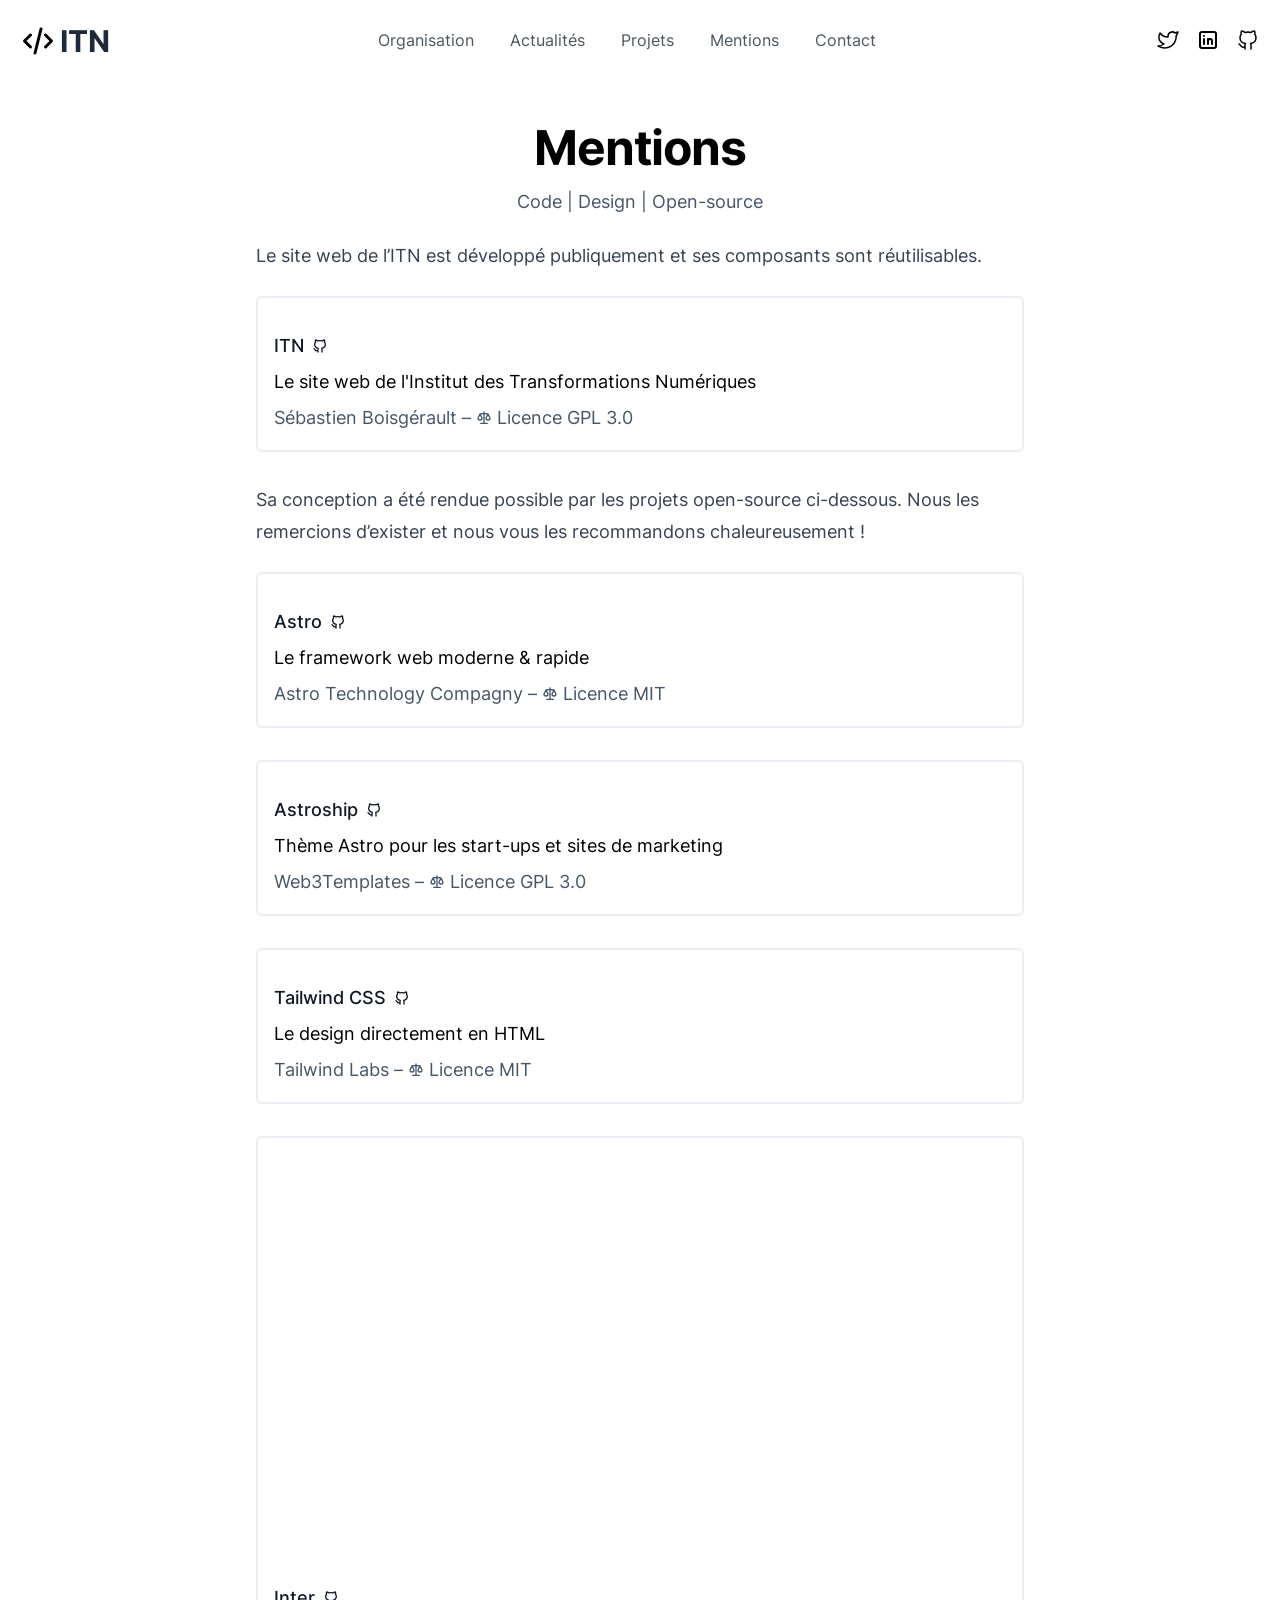
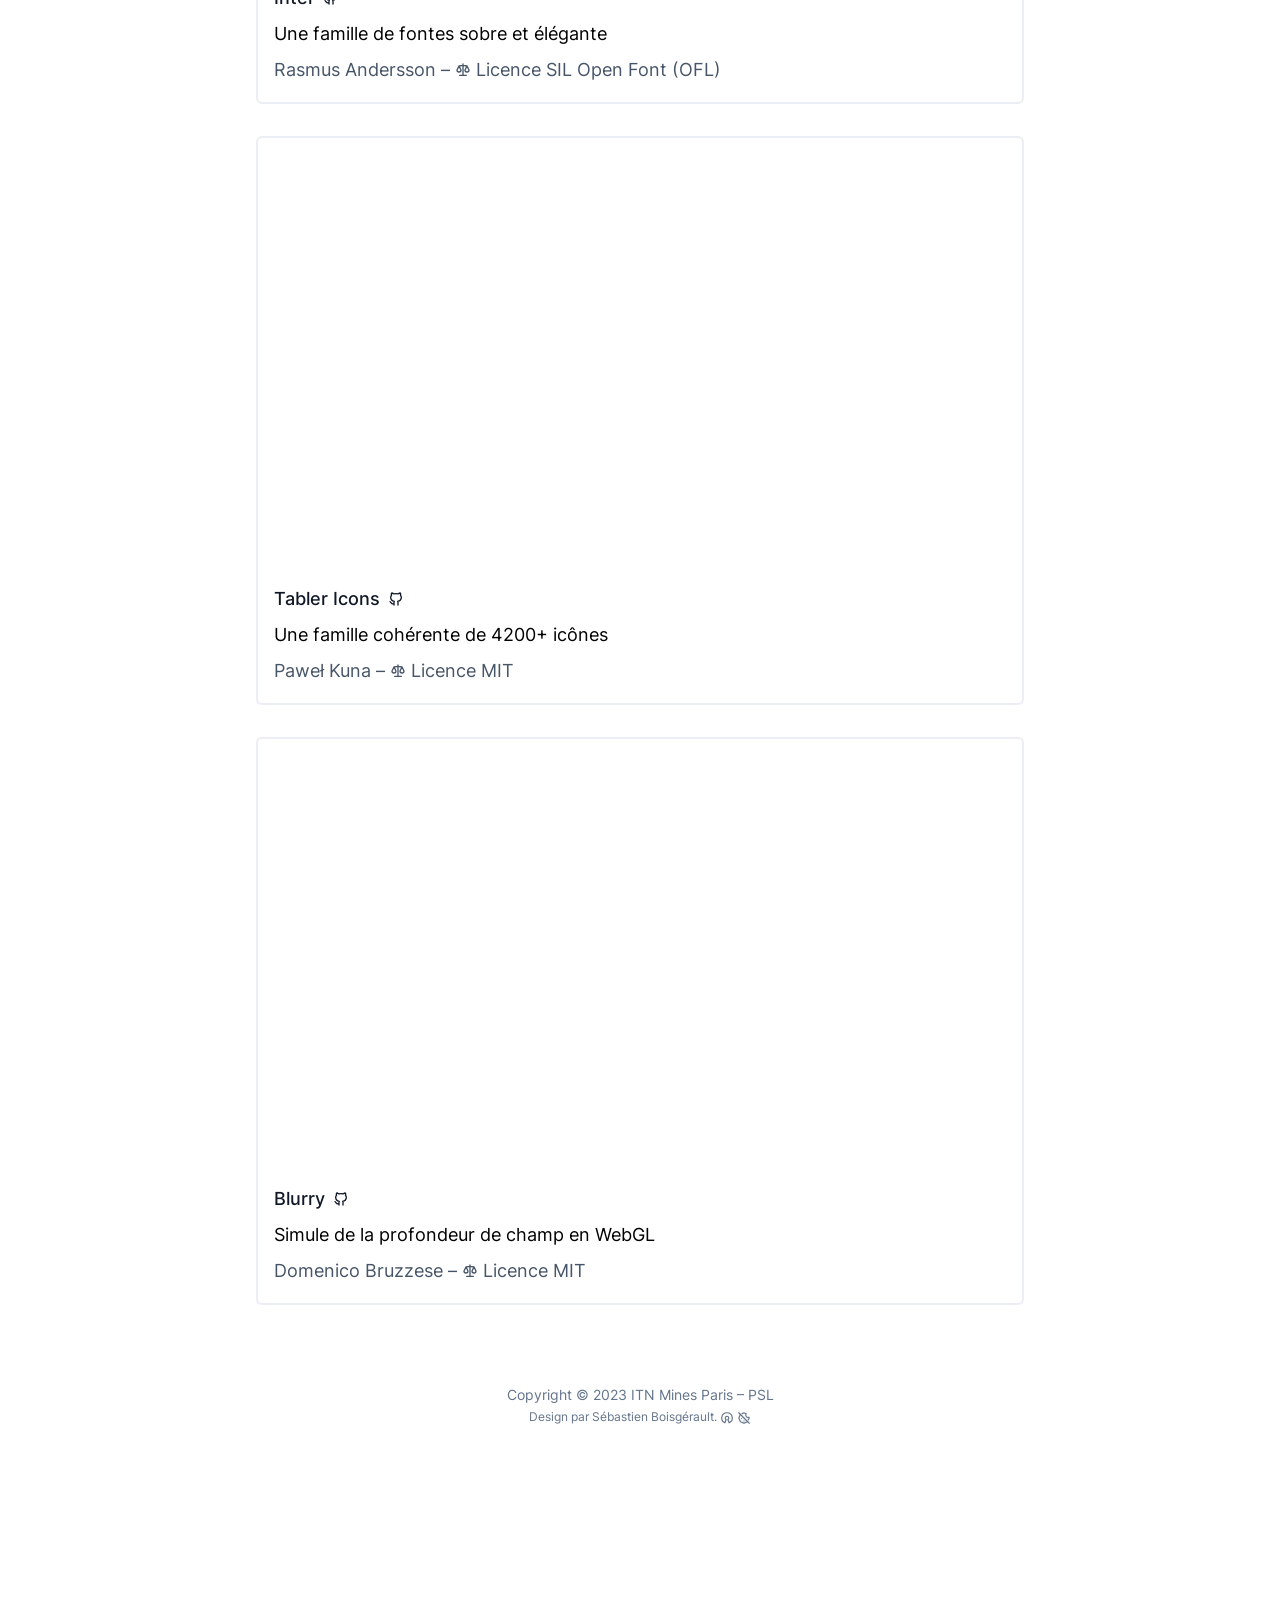
<file: sandbox/index.html>
<!DOCTYPE html>
<html lang="fr">
  <head>
    <meta charset="UTF-8">
    <meta name="viewport" content="width=device-width">
    <link rel="icon" type="image/svg+xml" href="https://boisgera.github.io/itn-web/favicon.svg">
    <meta name="generator" content="Astro v2.0.11">

    <!-- <link rel="preload" as="image" href={src} alt="Hero" /> -->
    <title>Mentions | ITN</title>



<link rel="canonical" href="https://boisgera.github.io/sandbox/">

<meta name="description" content="Sciences et technologies du numérique à Mines Paris – PSL">

<meta name="robots" content="index, follow">

<meta property="og:title" content="Mentions | ITN">
<meta property="og:type" content="website">
<meta property="og:image" content="https://boisgera.github.io/itn-web/opengraph.jpg">
<meta property="og:url" content="https://boisgera.github.io/sandbox/">

<meta property="og:image:url" content="https://boisgera.github.io/itn-web/opengraph.jpg">



<meta property="og:image:height">
<meta property="og:image:alt" content="Capture d'écran du site de l'ITN">

<meta name="twitter:card" content="summary_large_image">
<meta name="twitter:site" content="@ITN_MinesParis">
<meta name="twitter:title" content="Mentions | ITN">
<meta name="twitter:image" content="https://boisgera.github.io/itn-web/opengraph.jpg">

<meta name="twitter:description" content="Sciences et technologies du numérique à Mines Paris – PSL">
<meta name="twitter:creator" content="@boisgera">

  <link rel="stylesheet" href="https://boisgera.github.io/itn-web/_astro/404.52b12107.css" />
<link rel="stylesheet" href="https://boisgera.github.io/itn-web/_astro/mentions.80d13686.css" /><script type="module">document.addEventListener("DOMContentLoaded",function(){document.getElementById("astronav-menu").addEventListener("click",()=>{[...document.querySelectorAll(".astronav-toggle")].forEach(e=>{e.classList.toggle("hidden")})});const o=document.querySelectorAll(".astronav-dropdown");o.forEach(e=>{const r=e.querySelector("button");r.addEventListener("click",n=>{e.classList.toggle("open"),e.setAttribute("aria-expanded",e.getAttribute("aria-expanded")==="true"?"false":"true"),e.hasAttribute("open")?e.removeAttribute("open"):e.setAttribute("open",""),r.nextElementSibling.classList.toggle("hidden"),Array.from(o).filter(t=>t!==e).forEach(t=>{t.classList.remove("open"),t.removeAttribute("open"),t.setAttribute("aria-expanded","false"),t.querySelector(".dropdown-toggle").classList.add("hidden")}),n.stopPropagation()})}),document.addEventListener("click",()=>{o.forEach(e=>{e.classList.remove("open"),e.removeAttribute("open"),e.setAttribute("aria-expanded","false")}),document.querySelectorAll(".dropdown-toggle").forEach(e=>e.classList.add("hidden"))})});
</script></head>
  <body>
    <div class="max-w-screen-xl mx-auto px-5">
  
  <header class="flex flex-col lg:flex-row justify-between items-center my-5">
    
      <div class="flex w-full lg:w-auto items-center justify-between">
        <a href="https://boisgera.github.io/itn-web/" class="text-2xl"><span class="text-3xl flex items-baseline gap-1">
  <span class="relative inline-block" style="height:1em; top: 0.05em">
    <svg xmlns="http://www.w3.org/2000/svg" class="icon icon-tabler icon-tabler-code" width="36" height="36" viewBox="0 0 36 36" stroke-width="2" stroke="currentColor" fill="none" stroke-linecap="round" stroke-linejoin="round">
      <g transform="scale(1.5)">
        <path stroke="none" d="M0 0h24v24H0z" fill="none"></path>
        <path d="M7 8l-4 4l4 4"></path>
        <path d="M17 8l4 4l-4 4"></path>
        <path d="M14 4l-4 16"></path>
      </g>
    </svg>
  </span>
  <span class="font-bold text-slate-800">ITN</span>
</span></a>
        <div class="block lg:hidden">
          <button id="astronav-menu">
  
    <svg fill="currentColor" class="w-4 h-4 text-gray-800" width="24" height="24" viewBox="0 0 20 20" xmlns="http://www.w3.org/2000/svg">
      <title>Menu</title>
      <path class="astronav-toggle hidden" fill-rule="evenodd" clip-rule="evenodd" d="M18.278 16.864a1 1 0 01-1.414 1.414l-4.829-4.828-4.828 4.828a1 1 0 01-1.414-1.414l4.828-4.829-4.828-4.828a1 1 0 011.414-1.414l4.829 4.828 4.828-4.828a1 1 0 111.414 1.414l-4.828 4.829 4.828 4.828z"></path>
      <path class="astronav-toggle" fill-rule="evenodd" d="M4 5h16a1 1 0 010 2H4a1 1 0 110-2zm0 6h16a1 1 0 010 2H4a1 1 0 010-2zm0 6h16a1 1 0 010 2H4a1 1 0 010-2z"></path>
    </svg>
  
</button>
        </div>
      </div>
      <nav class="astronav-toggle hidden w-full lg:w-auto mt-2 lg:flex lg:mt-0">
    
        <ul class="flex flex-col lg:flex-row lg:gap-3">
          <li>
                    <a href="https://boisgera.github.io/itn-web/organisation" class="flex lg:px-3 py-2 text-gray-600 hover:text-gray-900">
                      Organisation
                    </a>
                  </li><li>
                    <a href="https://boisgera.github.io/itn-web/actualités" class="flex lg:px-3 py-2 text-gray-600 hover:text-gray-900">
                      Actualités
                    </a>
                  </li><li>
                    <a href="https://boisgera.github.io/itn-web/projets" class="flex lg:px-3 py-2 text-gray-600 hover:text-gray-900">
                      Projets
                    </a>
                  </li><li>
                    <a href="https://boisgera.github.io/itn-web/mentions" class="flex lg:px-3 py-2 text-gray-600 hover:text-gray-900">
                      Mentions
                    </a>
                  </li><li>
                    <a href="https://boisgera.github.io/itn-web/contact" class="flex lg:px-3 py-2 text-gray-600 hover:text-gray-900">
                      Contact
                    </a>
                  </li>
          <li>
            <div class="h-10 items-center gap-4 flex lg:hidden">
    <a href="https://twitter.com/ITN_MinesParis"><svg fill="none" stroke="currentColor" stroke-linecap="round" stroke-linejoin="round" stroke-width="1.5" class="text-black w-6 h-6" viewBox="0 0 24 24" astro-icon="brand-twitter"><path stroke="none" d="M0 0h24v24H0z"/><path d="M22 4.01c-1 .49-1.98.689-3 .99-1.121-1.265-2.783-1.335-4.38-.737S11.977 6.323 12 8v1c-3.245.083-6.135-1.395-8-4 0 0-4.182 7.433 4 11-1.872 1.247-3.739 2.088-6 2 3.308 1.803 6.913 2.423 10.034 1.517 3.58-1.04 6.522-3.723 7.651-7.742a13.84 13.84 0 0 0 .497-3.753c0-.249 1.51-2.772 1.818-4.013z"/></svg></a>
    <a href="https://www.linkedin.com/in/itn-institut-des-transformations-num%C3%A9riques-mines-paris-psl-0b944027a"><svg fill="none" stroke="currentColor" stroke-linecap="round" stroke-linejoin="round" stroke-width="2" class="text-black w-6 h-6" viewBox="0 0 24 24" astro-icon="brand-linkedin"><path stroke="none" d="M0 0h24v24H0z"/><path d="M4 6a2 2 0 0 1 2-2h12a2 2 0 0 1 2 2v12a2 2 0 0 1-2 2H6a2 2 0 0 1-2-2zM8 11v5M8 8v.01M12 16v-5"/><path d="M16 16v-3a2 2 0 0 0-4 0"/></svg></a>
    <a href="https://github.com/orgs/ITN-Mines-Paris-PSL"><svg fill="none" stroke="currentColor" stroke-linecap="round" stroke-linejoin="round" stroke-width="1.5" class="text-black w-6 h-6" viewBox="0 0 24 24" astro-icon="brand-github"><path stroke="none" d="M0 0h24v24H0z"/><path d="M9 19c-4.3 1.4-4.3-2.5-6-3m12 5v-3.5c0-1 .1-1.4-.5-2 2.8-.3 5.5-1.4 5.5-6a4.6 4.6 0 0 0-1.3-3.2 4.2 4.2 0 0 0-.1-3.2s-1.1-.3-3.5 1.3a12.3 12.3 0 0 0-6.2 0C6.5 2.8 5.4 3.1 5.4 3.1a4.2 4.2 0 0 0-.1 3.2A4.6 4.6 0 0 0 4 9.5c0 4.6 2.7 5.7 5.5 6-.6.6-.6 1.2-.5 2V21"/></svg></a>
</div>
          </li>
        </ul>
      
</nav>
    


    <div>
      <div class="h-10 items-center gap-4 lg:flex hidden">
    <a href="https://twitter.com/ITN_MinesParis"><svg fill="none" stroke="currentColor" stroke-linecap="round" stroke-linejoin="round" stroke-width="1.5" class="text-black w-6 h-6" viewBox="0 0 24 24" astro-icon="brand-twitter"><path stroke="none" d="M0 0h24v24H0z"/><path d="M22 4.01c-1 .49-1.98.689-3 .99-1.121-1.265-2.783-1.335-4.38-.737S11.977 6.323 12 8v1c-3.245.083-6.135-1.395-8-4 0 0-4.182 7.433 4 11-1.872 1.247-3.739 2.088-6 2 3.308 1.803 6.913 2.423 10.034 1.517 3.58-1.04 6.522-3.723 7.651-7.742a13.84 13.84 0 0 0 .497-3.753c0-.249 1.51-2.772 1.818-4.013z"/></svg></a>
    <a href="https://www.linkedin.com/in/itn-institut-des-transformations-num%C3%A9riques-mines-paris-psl-0b944027a"><svg fill="none" stroke="currentColor" stroke-linecap="round" stroke-linejoin="round" stroke-width="2" class="text-black w-6 h-6" viewBox="0 0 24 24" astro-icon="brand-linkedin"><path stroke="none" d="M0 0h24v24H0z"/><path d="M4 6a2 2 0 0 1 2-2h12a2 2 0 0 1 2 2v12a2 2 0 0 1-2 2H6a2 2 0 0 1-2-2zM8 11v5M8 8v.01M12 16v-5"/><path d="M16 16v-3a2 2 0 0 0-4 0"/></svg></a>
    <a href="https://github.com/orgs/ITN-Mines-Paris-PSL"><svg fill="none" stroke="currentColor" stroke-linecap="round" stroke-linejoin="round" stroke-width="1.5" class="text-black w-6 h-6" viewBox="0 0 24 24" astro-icon="brand-github"><path stroke="none" d="M0 0h24v24H0z"/><path d="M9 19c-4.3 1.4-4.3-2.5-6-3m12 5v-3.5c0-1 .1-1.4-.5-2 2.8-.3 5.5-1.4 5.5-6a4.6 4.6 0 0 0-1.3-3.2 4.2 4.2 0 0 0-.1-3.2s-1.1-.3-3.5 1.3a12.3 12.3 0 0 0-6.2 0C6.5 2.8 5.4 3.1 5.4 3.1a4.2 4.2 0 0 0-.1 3.2A4.6 4.6 0 0 0 4 9.5c0 4.6 2.7 5.7 5.5 6-.6.6-.6 1.2-.5 2V21"/></svg></a>
</div>
    </div>
  </header>

</div>
    
  <div class="mt-16 text-center">
  <h1 class="text-4xl lg:text-5xl font-bold lg:tracking-tight">
    Mentions
  </h1>
  <p class="text-lg mt-4 text-slate-600">
    Code | Design | Open-source
  </p>
</div>
  <div class="max-w-screen-xl mx-auto px-5">
  
    <div class="mx-auto prose prose-lg mt-6 max-w-3xl">
      <p>Le site web de l’ITN est développé publiquement et ses composants sont réutilisables.</p>
<div class="no-prose mb-8 rounded-md border-solid border-[#D8DEE9] border-opacity-50 border-2 px-4 py-4">
    <picture>
	<source type="image/avif" srcset="https://boisgera.github.io/itn-web/_astro/ITN.91b21470_ZMydSE.avif 200w,https://boisgera.github.io/itn-web/_astro/ITN.91b21470_ZlfEJ4.avif 400w,https://boisgera.github.io/itn-web/_astro/ITN.91b21470_1qSkFu.avif 600w"><source type="image/webp" srcset="https://boisgera.github.io/itn-web/_astro/ITN.91b21470_Z4doUS.webp 200w,https://boisgera.github.io/itn-web/_astro/ITN.91b21470_n59dH.webp 400w,https://boisgera.github.io/itn-web/_astro/ITN.91b21470_2ae9Dg.webp 600w"><source type="image/png" srcset="https://boisgera.github.io/itn-web/_astro/ITN.91b21470_Z1XEhT6.png 200w,https://boisgera.github.io/itn-web/_astro/ITN.91b21470_Z2hMliE.png 400w,https://boisgera.github.io/itn-web/_astro/ITN.91b21470_2bT09U.png 600w">
	<img alt="ITN" src="https://boisgera.github.io/itn-web/_astro/ITN.91b21470_2bT09U.png" loading="lazy" decoding="async" class="rounded-md my-0 mb-4">
</picture>
    <div>
        <span class="flex justify-left gap-2 relative"><b><a href="https://itn.minesparis.psl.eu" class="no-underline">ITN</a></b>
            <span class="relative -top-[1px] text-slate-900">
                <a href="https://github.com/boisgera/itn-web" class="no-underline text-slate-900">
                    <svg fill="none" stroke="currentColor" stroke-linecap="round" stroke-linejoin="round" stroke-width="2" class="inline h-4 w-4" viewBox="0 0 24 24" astro-icon="brand-github-filled-2"><path stroke="none" d="M0 0h24v24H0z"/><path d="M9 19c-4.3 1.4-4.3-2.5-6-3m12 5v-3.5c0-1 .1-1.4-.5-2 2.8-.3 5.5-1.4 5.5-6a4.6 4.6 0 0 0-1.3-3.2 4.2 4.2 0 0 0-.1-3.2s-1.1-.3-3.5 1.3a12.3 12.3 0 0 0-6.2 0C6.5 2.8 5.4 3.1 5.4 3.1a4.2 4.2 0 0 0-.1 3.2A4.6 4.6 0 0 0 4 9.5c0 4.6 2.7 5.7 5.5 6-.6.6-.6 1.2-.5 2V21"/></svg>
                </a>
            </span></span>
        <p class="my-1 text-black">Le site web de l&#39;Institut des Transformations Numériques</p>
        <div class="text-slate-600 flex justify-between">
            <span class="text-slate-600">
                Sébastien Boisgérault –
                <span class="text-slate-600 relative">
                    <svg fill="none" stroke="currentColor" stroke-linecap="round" stroke-linejoin="round" stroke-width="2" class="relative -top-[1px] inline h-4 w-4" viewBox="0 0 24 24" astro-icon="scale"><path stroke="none" d="M0 0h24v24H0z"/><path d="M7 20h10M6 6l6-1 6 1M12 3v17M9 12 6 6l-3 6a3 3 0 0 0 6 0M21 12l-3-6-3 6a3 3 0 0 0 6 0"/></svg>
                </span>
                Licence GPL 3.0
            </span>
        </div>
    </div>
</div>
<p>Sa conception a été rendue possible par les projets open-source ci-dessous.
Nous les remercions d’exister et nous vous les recommandons chaleureusement !</p>
<div class="no-prose mb-8 rounded-md border-solid border-[#D8DEE9] border-opacity-50 border-2 px-4 py-4">
    <picture>
	<source type="image/avif" srcset="https://boisgera.github.io/itn-web/_astro/astro.025834d2_Z1I8r3W.avif 200w,https://boisgera.github.io/itn-web/_astro/astro.025834d2_Z1gORTm.avif 400w,https://boisgera.github.io/itn-web/_astro/astro.025834d2_vj7vc.avif 600w"><source type="image/webp" srcset="https://boisgera.github.io/itn-web/_astro/astro.025834d2_ZYMC6b.webp 200w,https://boisgera.github.io/itn-web/_astro/astro.025834d2_Zxu3VA.webp 400w,https://boisgera.github.io/itn-web/_astro/astro.025834d2_1eDVsX.webp 600w"><source type="image/png" srcset="https://boisgera.github.io/itn-web/_astro/astro.025834d2_2fFyjT.png 200w,https://boisgera.github.io/itn-web/_astro/astro.025834d2_1VxuUl.png 400w,https://boisgera.github.io/itn-web/_astro/astro.025834d2_1l2HyY.png 600w">
	<img alt="Astro" src="https://boisgera.github.io/itn-web/_astro/astro.025834d2_1l2HyY.png" loading="lazy" decoding="async" class="rounded-md my-0 mb-4">
</picture>
    <div>
        <span class="flex justify-left gap-2 relative"><b><a href="https://astro.build" class="no-underline">Astro</a></b>
            <span class="relative -top-[1px] text-slate-900">
                <a href="https://github.com/withastro/" class="no-underline text-slate-900">
                    <svg fill="none" stroke="currentColor" stroke-linecap="round" stroke-linejoin="round" stroke-width="2" class="inline h-4 w-4" viewBox="0 0 24 24" astro-icon="brand-github-filled-2"><path stroke="none" d="M0 0h24v24H0z"/><path d="M9 19c-4.3 1.4-4.3-2.5-6-3m12 5v-3.5c0-1 .1-1.4-.5-2 2.8-.3 5.5-1.4 5.5-6a4.6 4.6 0 0 0-1.3-3.2 4.2 4.2 0 0 0-.1-3.2s-1.1-.3-3.5 1.3a12.3 12.3 0 0 0-6.2 0C6.5 2.8 5.4 3.1 5.4 3.1a4.2 4.2 0 0 0-.1 3.2A4.6 4.6 0 0 0 4 9.5c0 4.6 2.7 5.7 5.5 6-.6.6-.6 1.2-.5 2V21"/></svg>
                </a>
            </span></span>
        <p class="my-1 text-black">Le framework web moderne &amp; rapide</p>
        <div class="text-slate-600 flex justify-between">
            <span class="text-slate-600">
                Astro Technology Compagny –
                <span class="text-slate-600 relative">
                    <svg fill="none" stroke="currentColor" stroke-linecap="round" stroke-linejoin="round" stroke-width="2" class="relative -top-[1px] inline h-4 w-4" viewBox="0 0 24 24" astro-icon="scale"><path stroke="none" d="M0 0h24v24H0z"/><path d="M7 20h10M6 6l6-1 6 1M12 3v17M9 12 6 6l-3 6a3 3 0 0 0 6 0M21 12l-3-6-3 6a3 3 0 0 0 6 0"/></svg>
                </span>
                Licence MIT
            </span>
        </div>
    </div>
</div>
<div class="no-prose mb-8 rounded-md border-solid border-[#D8DEE9] border-opacity-50 border-2 px-4 py-4">
    <picture>
	<source type="image/avif" srcset="https://boisgera.github.io/itn-web/_astro/astroship.ec4f28f2_ZtNH64.avif 200w,https://boisgera.github.io/itn-web/_astro/astroship.ec4f28f2_Z2v8Vt.avif 400w,https://boisgera.github.io/itn-web/_astro/astroship.ec4f28f2_1JCQt5.avif 600w"><source type="image/webp" srcset="https://boisgera.github.io/itn-web/_astro/astroship.ec4f28f2_ew6QH.webp 200w,https://boisgera.github.io/itn-web/_astro/astroship.ec4f28f2_FOF1i.webp 400w,https://boisgera.github.io/itn-web/_astro/astroship.ec4f28f2_2sXFqQ.webp 600w"><source type="image/png" srcset="https://boisgera.github.io/itn-web/_astro/astroship.ec4f28f2_Z1D2BWb.png 200w,https://boisgera.github.io/itn-web/_astro/astroship.ec4f28f2_Z1WaFlJ.png 400w,https://boisgera.github.io/itn-web/_astro/astroship.ec4f28f2_2wvF6P.png 600w">
	<img alt="Astroship" src="https://boisgera.github.io/itn-web/_astro/astroship.ec4f28f2_2wvF6P.png" loading="lazy" decoding="async" class="rounded-md my-0 mb-4">
</picture>
    <div>
        <span class="flex justify-left gap-2 relative"><b><a href="https://astroship.web3templates.com/" class="no-underline">Astroship</a></b>
            <span class="relative -top-[1px] text-slate-900">
                <a href="https://github.com/surjithctly/astroship" class="no-underline text-slate-900">
                    <svg fill="none" stroke="currentColor" stroke-linecap="round" stroke-linejoin="round" stroke-width="2" class="inline h-4 w-4" viewBox="0 0 24 24" astro-icon="brand-github-filled-2"><path stroke="none" d="M0 0h24v24H0z"/><path d="M9 19c-4.3 1.4-4.3-2.5-6-3m12 5v-3.5c0-1 .1-1.4-.5-2 2.8-.3 5.5-1.4 5.5-6a4.6 4.6 0 0 0-1.3-3.2 4.2 4.2 0 0 0-.1-3.2s-1.1-.3-3.5 1.3a12.3 12.3 0 0 0-6.2 0C6.5 2.8 5.4 3.1 5.4 3.1a4.2 4.2 0 0 0-.1 3.2A4.6 4.6 0 0 0 4 9.5c0 4.6 2.7 5.7 5.5 6-.6.6-.6 1.2-.5 2V21"/></svg>
                </a>
            </span></span>
        <p class="my-1 text-black">Thème Astro pour les start-ups et sites de marketing</p>
        <div class="text-slate-600 flex justify-between">
            <span class="text-slate-600">
                Web3Templates –
                <span class="text-slate-600 relative">
                    <svg fill="none" stroke="currentColor" stroke-linecap="round" stroke-linejoin="round" stroke-width="2" class="relative -top-[1px] inline h-4 w-4" viewBox="0 0 24 24" astro-icon="scale"><path stroke="none" d="M0 0h24v24H0z"/><path d="M7 20h10M6 6l6-1 6 1M12 3v17M9 12 6 6l-3 6a3 3 0 0 0 6 0M21 12l-3-6-3 6a3 3 0 0 0 6 0"/></svg>
                </span>
                Licence GPL 3.0
            </span>
        </div>
    </div>
</div>
<div class="no-prose mb-8 rounded-md border-solid border-[#D8DEE9] border-opacity-50 border-2 px-4 py-4">
    <picture>
	<source type="image/avif" srcset="https://boisgera.github.io/itn-web/_astro/tailwind-css.a5bc0545_1JAyfO.avif 200w,https://boisgera.github.io/itn-web/_astro/tailwind-css.a5bc0545_2bT7pp.avif 400w,https://boisgera.github.io/itn-web/_astro/tailwind-css.a5bc0545_Z1690XX.avif 600w"><source type="image/webp" srcset="https://boisgera.github.io/itn-web/_astro/tailwind-css.a5bc0545_2sVndA.webp 200w,https://boisgera.github.io/itn-web/_astro/tailwind-css.a5bc0545_Z29WcqK.webp 400w,https://boisgera.github.io/itn-web/_astro/tailwind-css.a5bc0545_ZmNc1c.webp 600w"><source type="image/png" srcset="https://boisgera.github.io/itn-web/_astro/tailwind-css.a5bc0545_22upSH.png 200w,https://boisgera.github.io/itn-web/_astro/tailwind-css.a5bc0545_1Immu9.png 400w,https://boisgera.github.io/itn-web/_astro/tailwind-css.a5bc0545_17Qz8M.png 600w">
	<img alt="Tailwind CSS" src="https://boisgera.github.io/itn-web/_astro/tailwind-css.a5bc0545_17Qz8M.png" loading="lazy" decoding="async" class="rounded-md my-0 mb-4">
</picture>
    <div>
        <span class="flex justify-left gap-2 relative"><b><a href="https://tailwindcss.com/" class="no-underline">Tailwind CSS</a></b>
            <span class="relative -top-[1px] text-slate-900">
                <a href="https://github.com/tailwindlabs/tailwindcss" class="no-underline text-slate-900">
                    <svg fill="none" stroke="currentColor" stroke-linecap="round" stroke-linejoin="round" stroke-width="2" class="inline h-4 w-4" viewBox="0 0 24 24" astro-icon="brand-github-filled-2"><path stroke="none" d="M0 0h24v24H0z"/><path d="M9 19c-4.3 1.4-4.3-2.5-6-3m12 5v-3.5c0-1 .1-1.4-.5-2 2.8-.3 5.5-1.4 5.5-6a4.6 4.6 0 0 0-1.3-3.2 4.2 4.2 0 0 0-.1-3.2s-1.1-.3-3.5 1.3a12.3 12.3 0 0 0-6.2 0C6.5 2.8 5.4 3.1 5.4 3.1a4.2 4.2 0 0 0-.1 3.2A4.6 4.6 0 0 0 4 9.5c0 4.6 2.7 5.7 5.5 6-.6.6-.6 1.2-.5 2V21"/></svg>
                </a>
            </span></span>
        <p class="my-1 text-black">Le design directement en HTML</p>
        <div class="text-slate-600 flex justify-between">
            <span class="text-slate-600">
                Tailwind Labs –
                <span class="text-slate-600 relative">
                    <svg fill="none" stroke="currentColor" stroke-linecap="round" stroke-linejoin="round" stroke-width="2" class="relative -top-[1px] inline h-4 w-4" viewBox="0 0 24 24" astro-icon="scale"><path stroke="none" d="M0 0h24v24H0z"/><path d="M7 20h10M6 6l6-1 6 1M12 3v17M9 12 6 6l-3 6a3 3 0 0 0 6 0M21 12l-3-6-3 6a3 3 0 0 0 6 0"/></svg>
                </span>
                Licence MIT
            </span>
        </div>
    </div>
</div>
<div class="no-prose mb-8 rounded-md border-solid border-[#D8DEE9] border-opacity-50 border-2 px-4 py-4">
    <picture>
	<source type="image/avif" srcset="https://boisgera.github.io/itn-web/_astro/inter.a3bf6d71_Z1W2Pqd.avif 200w,https://boisgera.github.io/itn-web/_astro/inter.a3bf6d71_Z1uJhgC.avif 400w,https://boisgera.github.io/itn-web/_astro/inter.a3bf6d71_hoI8V.avif 600w"><source type="image/webp" srcset="https://boisgera.github.io/itn-web/_astro/inter.a3bf6d71_Z1dH1sr.webp 200w,https://boisgera.github.io/itn-web/_astro/inter.a3bf6d71_ZLosiQ.webp 400w,https://boisgera.github.io/itn-web/_astro/inter.a3bf6d71_10Jx6H.webp 600w"><source type="image/png" srcset="https://boisgera.github.io/itn-web/_astro/inter.a3bf6d71_1gbPva.png 200w,https://boisgera.github.io/itn-web/_astro/inter.a3bf6d71_W3M6B.png 400w,https://boisgera.github.io/itn-web/_astro/inter.a3bf6d71_lxYKf.png 600w">
	<img alt="Inter" src="https://boisgera.github.io/itn-web/_astro/inter.a3bf6d71_lxYKf.png" loading="lazy" decoding="async" class="rounded-md my-0 mb-4">
</picture>
    <div>
        <span class="flex justify-left gap-2 relative"><b><a href="https://rsms.me/inter/" class="no-underline">Inter</a></b>
            <span class="relative -top-[1px] text-slate-900">
                <a href="https://github.com/rsms/inter" class="no-underline text-slate-900">
                    <svg fill="none" stroke="currentColor" stroke-linecap="round" stroke-linejoin="round" stroke-width="2" class="inline h-4 w-4" viewBox="0 0 24 24" astro-icon="brand-github-filled-2"><path stroke="none" d="M0 0h24v24H0z"/><path d="M9 19c-4.3 1.4-4.3-2.5-6-3m12 5v-3.5c0-1 .1-1.4-.5-2 2.8-.3 5.5-1.4 5.5-6a4.6 4.6 0 0 0-1.3-3.2 4.2 4.2 0 0 0-.1-3.2s-1.1-.3-3.5 1.3a12.3 12.3 0 0 0-6.2 0C6.5 2.8 5.4 3.1 5.4 3.1a4.2 4.2 0 0 0-.1 3.2A4.6 4.6 0 0 0 4 9.5c0 4.6 2.7 5.7 5.5 6-.6.6-.6 1.2-.5 2V21"/></svg>
                </a>
            </span></span>
        <p class="my-1 text-black">Une famille de fontes sobre et élégante</p>
        <div class="text-slate-600 flex justify-between">
            <span class="text-slate-600">
                Rasmus Andersson –
                <span class="text-slate-600 relative">
                    <svg fill="none" stroke="currentColor" stroke-linecap="round" stroke-linejoin="round" stroke-width="2" class="relative -top-[1px] inline h-4 w-4" viewBox="0 0 24 24" astro-icon="scale"><path stroke="none" d="M0 0h24v24H0z"/><path d="M7 20h10M6 6l6-1 6 1M12 3v17M9 12 6 6l-3 6a3 3 0 0 0 6 0M21 12l-3-6-3 6a3 3 0 0 0 6 0"/></svg>
                </span>
                Licence SIL Open Font (OFL)
            </span>
        </div>
    </div>
</div>
<div class="no-prose mb-8 rounded-md border-solid border-[#D8DEE9] border-opacity-50 border-2 px-4 py-4">
    <picture>
	<source type="image/avif" srcset="https://boisgera.github.io/itn-web/_astro/tabler-icons.acb3a0cd_Z1DOvB7.avif 200w,https://boisgera.github.io/itn-web/_astro/tabler-icons.acb3a0cd_Z1cvWrw.avif 400w,https://boisgera.github.io/itn-web/_astro/tabler-icons.acb3a0cd_zC2X2.avif 600w"><source type="image/webp" srcset="https://boisgera.github.io/itn-web/_astro/tabler-icons.acb3a0cd_ZUtGDl.webp 200w,https://boisgera.github.io/itn-web/_astro/tabler-icons.acb3a0cd_Ztb8tK.webp 400w,https://boisgera.github.io/itn-web/_astro/tabler-icons.acb3a0cd_1iWQUN.webp 600w"><source type="image/png" srcset="https://boisgera.github.io/itn-web/_astro/tabler-icons.acb3a0cd_25NDMH.png 200w,https://boisgera.github.io/itn-web/_astro/tabler-icons.acb3a0cd_1LFAo9.png 400w,https://boisgera.github.io/itn-web/_astro/tabler-icons.acb3a0cd_1baN2M.png 600w">
	<img alt="Tabler Icons" src="https://boisgera.github.io/itn-web/_astro/tabler-icons.acb3a0cd_1baN2M.png" loading="lazy" decoding="async" class="rounded-md my-0 mb-4">
</picture>
    <div>
        <span class="flex justify-left gap-2 relative"><b><a href="https://tabler.io/icons" class="no-underline">Tabler Icons</a></b>
            <span class="relative -top-[1px] text-slate-900">
                <a href="https://github.com/tabler/tabler-icons" class="no-underline text-slate-900">
                    <svg fill="none" stroke="currentColor" stroke-linecap="round" stroke-linejoin="round" stroke-width="2" class="inline h-4 w-4" viewBox="0 0 24 24" astro-icon="brand-github-filled-2"><path stroke="none" d="M0 0h24v24H0z"/><path d="M9 19c-4.3 1.4-4.3-2.5-6-3m12 5v-3.5c0-1 .1-1.4-.5-2 2.8-.3 5.5-1.4 5.5-6a4.6 4.6 0 0 0-1.3-3.2 4.2 4.2 0 0 0-.1-3.2s-1.1-.3-3.5 1.3a12.3 12.3 0 0 0-6.2 0C6.5 2.8 5.4 3.1 5.4 3.1a4.2 4.2 0 0 0-.1 3.2A4.6 4.6 0 0 0 4 9.5c0 4.6 2.7 5.7 5.5 6-.6.6-.6 1.2-.5 2V21"/></svg>
                </a>
            </span></span>
        <p class="my-1 text-black">Une famille cohérente de 4200+ icônes</p>
        <div class="text-slate-600 flex justify-between">
            <span class="text-slate-600">
                Paweł Kuna –
                <span class="text-slate-600 relative">
                    <svg fill="none" stroke="currentColor" stroke-linecap="round" stroke-linejoin="round" stroke-width="2" class="relative -top-[1px] inline h-4 w-4" viewBox="0 0 24 24" astro-icon="scale"><path stroke="none" d="M0 0h24v24H0z"/><path d="M7 20h10M6 6l6-1 6 1M12 3v17M9 12 6 6l-3 6a3 3 0 0 0 6 0M21 12l-3-6-3 6a3 3 0 0 0 6 0"/></svg>
                </span>
                Licence MIT
            </span>
        </div>
    </div>
</div>
<div class="no-prose mb-8 rounded-md border-solid border-[#D8DEE9] border-opacity-50 border-2 px-4 py-4">
    <picture>
	<source type="image/avif" srcset="https://boisgera.github.io/itn-web/_astro/blurry.f3e7511d_Z1stIaz.avif 200w,https://boisgera.github.io/itn-web/_astro/blurry.f3e7511d_Z11ba0Y.avif 400w,https://boisgera.github.io/itn-web/_astro/blurry.f3e7511d_KWPoz.avif 600w"><source type="image/webp" srcset="https://boisgera.github.io/itn-web/_astro/blurry.f3e7511d_ZJ8TcN.webp 200w,https://boisgera.github.io/itn-web/_astro/blurry.f3e7511d_ZhPl3d.webp 400w,https://boisgera.github.io/itn-web/_astro/blurry.f3e7511d_1uiEml.webp 600w"><source type="image/png" srcset="https://boisgera.github.io/itn-web/_astro/blurry.f3e7511d_Z2jYB9F.png 200w,https://boisgera.github.io/itn-web/_astro/blurry.f3e7511d_2r4tfH.png 400w,https://boisgera.github.io/itn-web/_astro/blurry.f3e7511d_1PyFTl.png 600w">
	<img alt="Blurry" src="https://boisgera.github.io/itn-web/_astro/blurry.f3e7511d_1PyFTl.png" loading="lazy" decoding="async" class="rounded-md my-0 mb-4">
</picture>
    <div>
        <span class="flex justify-left gap-2 relative"><b><a href="https://domenicobrz.github.io/webgl/" class="no-underline">Blurry</a></b>
            <span class="relative -top-[1px] text-slate-900">
                <a href="https://github.com/Domenicobrz/Blurry" class="no-underline text-slate-900">
                    <svg fill="none" stroke="currentColor" stroke-linecap="round" stroke-linejoin="round" stroke-width="2" class="inline h-4 w-4" viewBox="0 0 24 24" astro-icon="brand-github-filled-2"><path stroke="none" d="M0 0h24v24H0z"/><path d="M9 19c-4.3 1.4-4.3-2.5-6-3m12 5v-3.5c0-1 .1-1.4-.5-2 2.8-.3 5.5-1.4 5.5-6a4.6 4.6 0 0 0-1.3-3.2 4.2 4.2 0 0 0-.1-3.2s-1.1-.3-3.5 1.3a12.3 12.3 0 0 0-6.2 0C6.5 2.8 5.4 3.1 5.4 3.1a4.2 4.2 0 0 0-.1 3.2A4.6 4.6 0 0 0 4 9.5c0 4.6 2.7 5.7 5.5 6-.6.6-.6 1.2-.5 2V21"/></svg>
                </a>
            </span></span>
        <p class="my-1 text-black">Simule de la profondeur de champ en WebGL</p>
        <div class="text-slate-600 flex justify-between">
            <span class="text-slate-600">
                Domenico Bruzzese –
                <span class="text-slate-600 relative">
                    <svg fill="none" stroke="currentColor" stroke-linecap="round" stroke-linejoin="round" stroke-width="2" class="relative -top-[1px] inline h-4 w-4" viewBox="0 0 24 24" astro-icon="scale"><path stroke="none" d="M0 0h24v24H0z"/><path d="M7 20h10M6 6l6-1 6 1M12 3v17M9 12 6 6l-3 6a3 3 0 0 0 6 0M21 12l-3-6-3 6a3 3 0 0 0 6 0"/></svg>
                </span>
                Licence MIT
            </span>
        </div>
    </div>
</div>
    </div>
  
</div>

    <footer class="my-20">
  <p class="text-center text-sm text-slate-500">
    Copyright © 2023 ITN Mines Paris – PSL
  </p>
  <p class="text-center text-xs text-slate-500 mt-1">
    Design par <a href="https://github.com/boisgera">Sébastien Boisgérault</a>.
    <a href="https://boisgera.github.io/itn-web/mentions"><svg fill="none" stroke="currentColor" stroke-linecap="round" stroke-linejoin="round" stroke-width="2" class="inline text-slate-500 w-3.5 h-3.5" viewBox="0 0 24 24" astro-icon="brand-open-source"><path stroke="none" d="M0 0h24v24H0z"/><path d="M12 3a9 9 0 0 1 3.618 17.243l-2.193-5.602a3 3 0 1 0-2.849 0l-2.193 5.603A9 9 0 0 1 12 3z"/></svg></a>
    <svg fill="none" stroke="currentColor" stroke-linecap="round" stroke-linejoin="round" stroke-width="2" class="inline text-slate-500 w-3.5 h-3.5" viewBox="0 0 24 24" astro-icon="cookie-off"><path stroke="none" d="M0 0h24v24H0z"/><path d="M8 13v.01M12 17v.01M12 12v.01M18.192 18.187a3 3 0 0 1-.976.652c-1.048.263-1.787.483-2.216.661-.475.197-1.092.538-1.852 1.024a3 3 0 0 1-2.296 0C10.05 20.021 9.433 19.68 9 19.5c-.471-.195-1.21-.415-2.216-.66a3 3 0 0 1-1.623-1.624c-.265-1.052-.485-1.79-.661-2.216-.198-.479-.54-1.096-1.024-1.852a3 3 0 0 1 0-2.296c.48-.744.82-1.361 1.024-1.852.171-.413.391-1.152.66-2.216a3 3 0 0 1 .649-.971M8.63 4.639c.14-.049.263-.095.37-.139.458-.19 1.075-.531 1.852-1.024a3 3 0 0 1 2.296 0l2.667 1.104a4 4 0 0 0 4.656 6.14l.053.132a3 3 0 0 1 0 2.296c-.497.786-.838 1.404-1.024 1.852a6.579 6.579 0 0 0-.135.36M3 3l18 18"/></svg>
  </p>
</footer>
    
  </body>
</html>
</file>
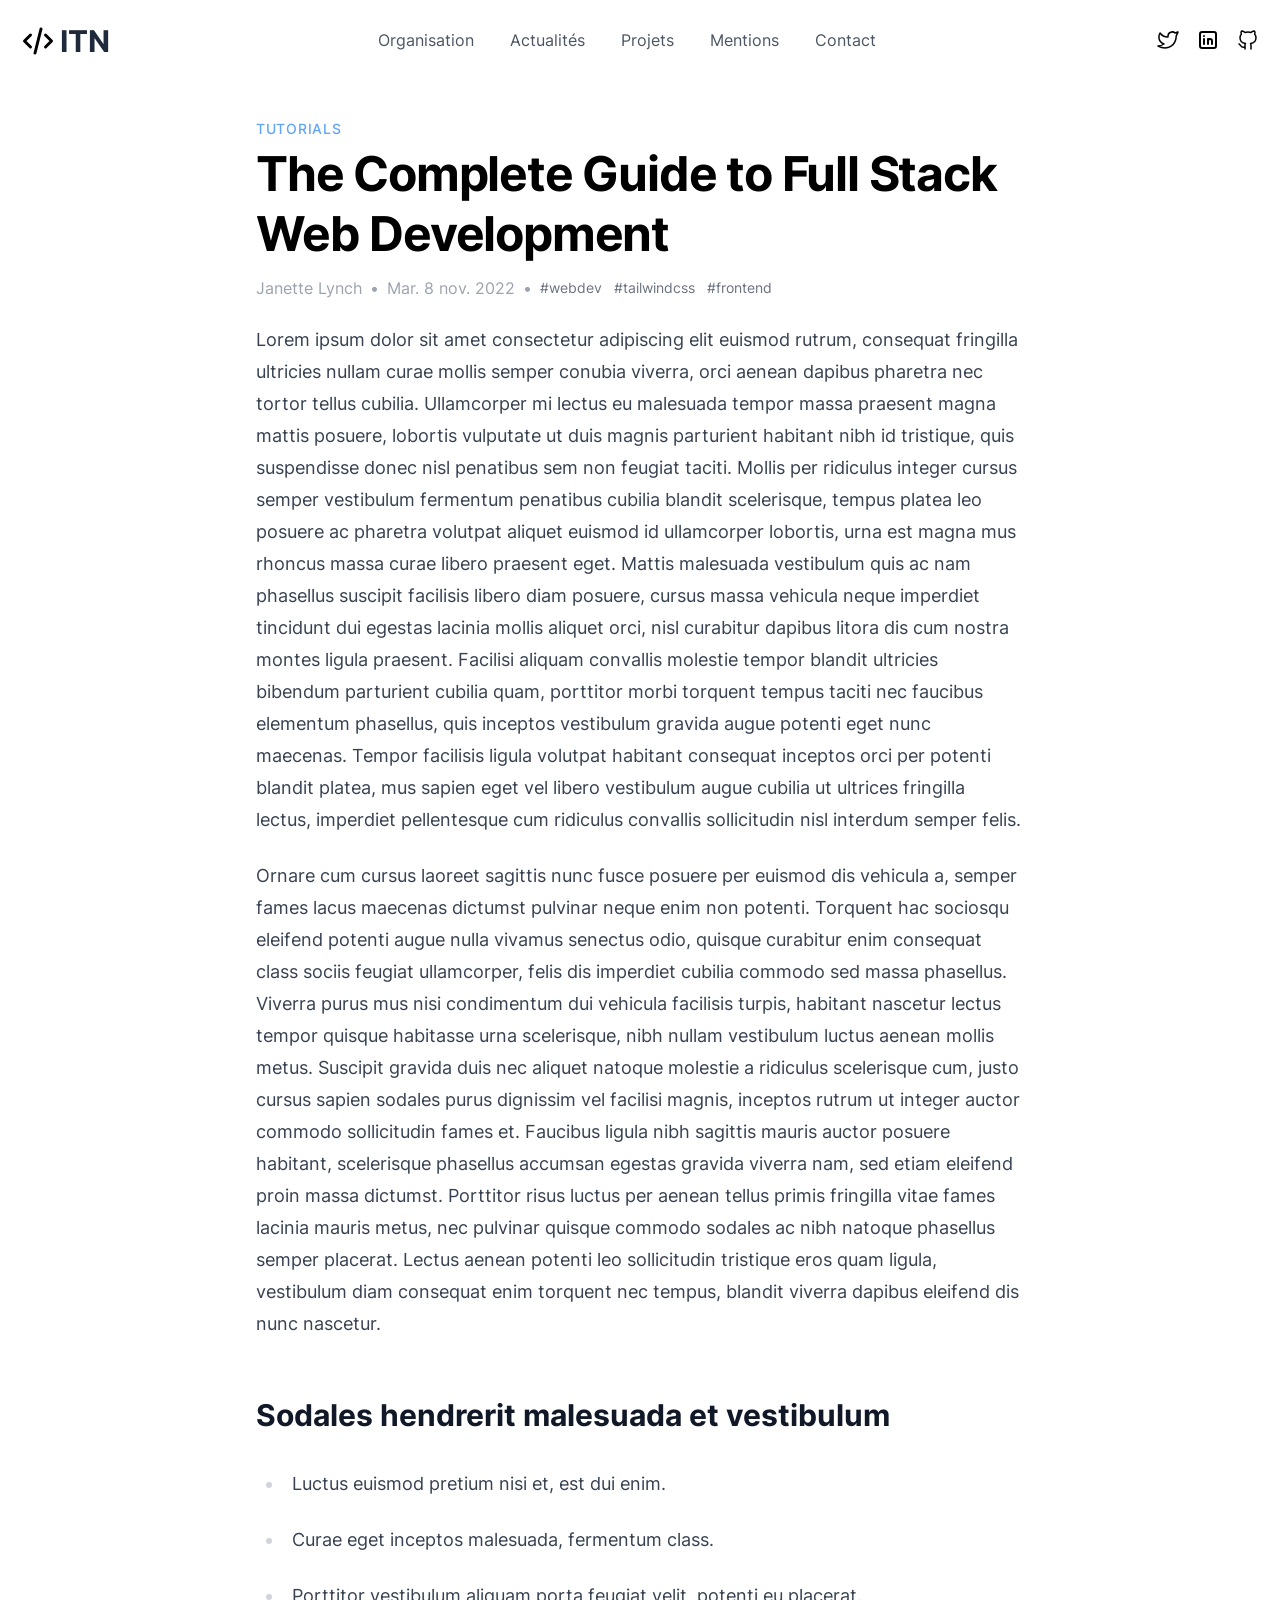
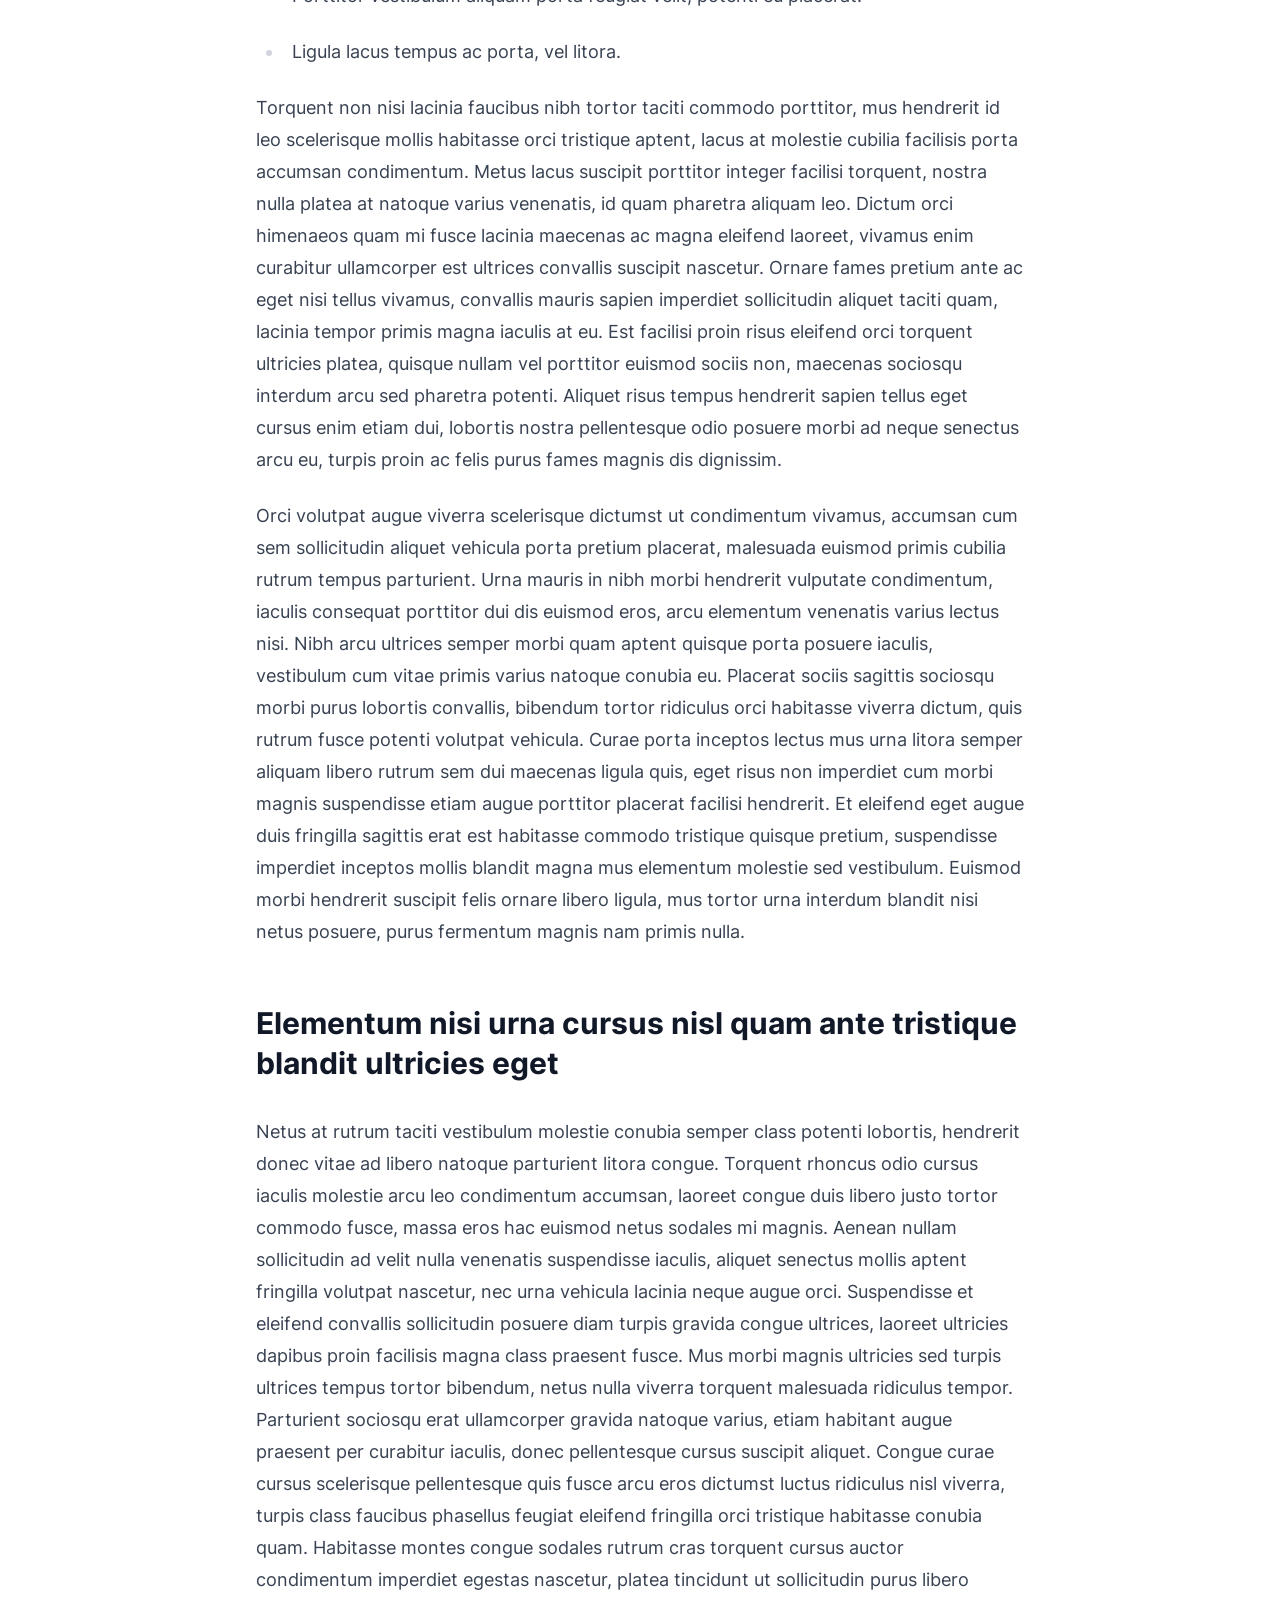
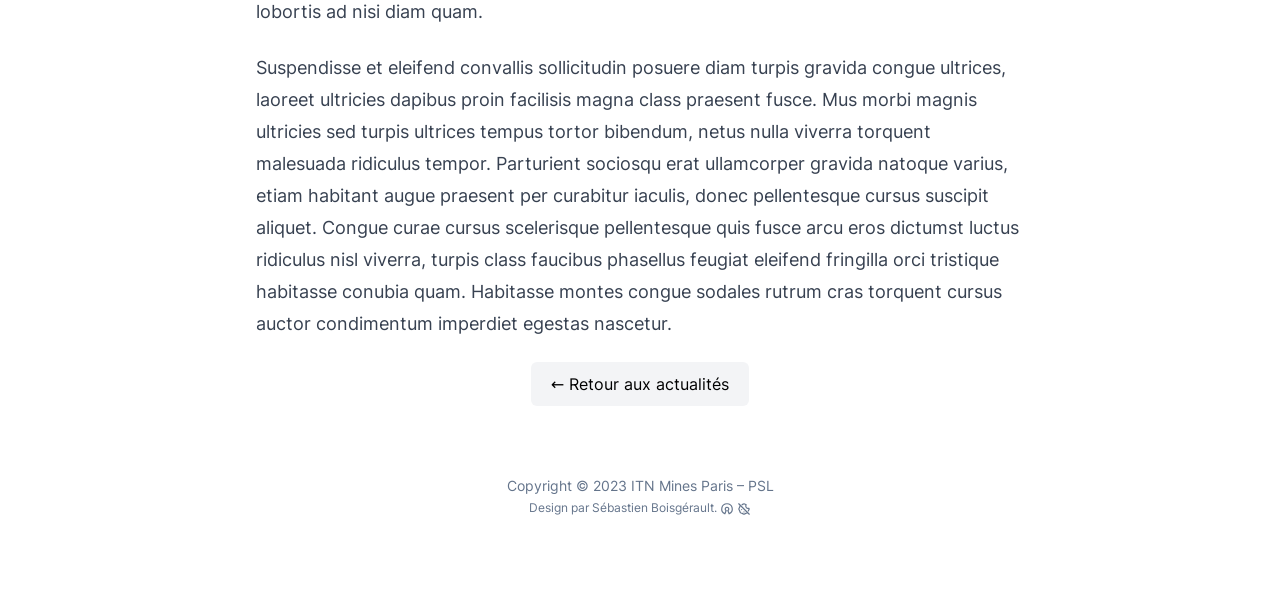
<file: blog/complete-guide-fullstack-development/index.html>
<!DOCTYPE html>
<html lang="fr">
  <head>
    <meta charset="UTF-8">
    <meta name="viewport" content="width=device-width">
    <link rel="icon" type="image/svg+xml" href="https://boisgera.github.io/itn-web/favicon.svg">
    <meta name="generator" content="Astro v2.0.11">

    <!-- <link rel="preload" as="image" href={src} alt="Hero" /> -->
    <title>The Complete Guide to Full Stack Web Development | ITN</title>



<link rel="canonical" href="https://boisgera.github.io/blog/complete-guide-fullstack-development/">

<meta name="description" content="Sciences et technologies du numérique à Mines Paris – PSL">

<meta name="robots" content="index, follow">

<meta property="og:title" content="The Complete Guide to Full Stack Web Development | ITN">
<meta property="og:type" content="website">
<meta property="og:image" content="https://boisgera.github.io/itn-web/opengraph.jpg">
<meta property="og:url" content="https://boisgera.github.io/blog/complete-guide-fullstack-development/">

<meta property="og:image:url" content="https://boisgera.github.io/itn-web/opengraph.jpg">



<meta property="og:image:height">
<meta property="og:image:alt" content="Capture d'écran du site de l'ITN">

<meta name="twitter:card" content="summary_large_image">
<meta name="twitter:site" content="@ITN_MinesParis">
<meta name="twitter:title" content="The Complete Guide to Full Stack Web Development | ITN">
<meta name="twitter:image" content="https://boisgera.github.io/itn-web/opengraph.jpg">

<meta name="twitter:description" content="Sciences et technologies du numérique à Mines Paris – PSL">
<meta name="twitter:creator" content="@boisgera">

  <link rel="stylesheet" href="https://boisgera.github.io/itn-web/_astro/404.52b12107.css" />
<link rel="stylesheet" href="https://boisgera.github.io/itn-web/_astro/mentions.80d13686.css" /><script type="module">document.addEventListener("DOMContentLoaded",function(){document.getElementById("astronav-menu").addEventListener("click",()=>{[...document.querySelectorAll(".astronav-toggle")].forEach(e=>{e.classList.toggle("hidden")})});const o=document.querySelectorAll(".astronav-dropdown");o.forEach(e=>{const r=e.querySelector("button");r.addEventListener("click",n=>{e.classList.toggle("open"),e.setAttribute("aria-expanded",e.getAttribute("aria-expanded")==="true"?"false":"true"),e.hasAttribute("open")?e.removeAttribute("open"):e.setAttribute("open",""),r.nextElementSibling.classList.toggle("hidden"),Array.from(o).filter(t=>t!==e).forEach(t=>{t.classList.remove("open"),t.removeAttribute("open"),t.setAttribute("aria-expanded","false"),t.querySelector(".dropdown-toggle").classList.add("hidden")}),n.stopPropagation()})}),document.addEventListener("click",()=>{o.forEach(e=>{e.classList.remove("open"),e.removeAttribute("open"),e.setAttribute("aria-expanded","false")}),document.querySelectorAll(".dropdown-toggle").forEach(e=>e.classList.add("hidden"))})});
</script></head>
  <body>
    <div class="max-w-screen-xl mx-auto px-5">
  
  <header class="flex flex-col lg:flex-row justify-between items-center my-5">
    
      <div class="flex w-full lg:w-auto items-center justify-between">
        <a href="https://boisgera.github.io/itn-web/" class="text-2xl"><span class="text-3xl flex items-baseline gap-1">
  <span class="relative inline-block" style="height:1em; top: 0.05em">
    <svg xmlns="http://www.w3.org/2000/svg" class="icon icon-tabler icon-tabler-code" width="36" height="36" viewBox="0 0 36 36" stroke-width="2" stroke="currentColor" fill="none" stroke-linecap="round" stroke-linejoin="round">
      <g transform="scale(1.5)">
        <path stroke="none" d="M0 0h24v24H0z" fill="none"></path>
        <path d="M7 8l-4 4l4 4"></path>
        <path d="M17 8l4 4l-4 4"></path>
        <path d="M14 4l-4 16"></path>
      </g>
    </svg>
  </span>
  <span class="font-bold text-slate-800">ITN</span>
</span></a>
        <div class="block lg:hidden">
          <button id="astronav-menu">
  
    <svg fill="currentColor" class="w-4 h-4 text-gray-800" width="24" height="24" viewBox="0 0 20 20" xmlns="http://www.w3.org/2000/svg">
      <title>Menu</title>
      <path class="astronav-toggle hidden" fill-rule="evenodd" clip-rule="evenodd" d="M18.278 16.864a1 1 0 01-1.414 1.414l-4.829-4.828-4.828 4.828a1 1 0 01-1.414-1.414l4.828-4.829-4.828-4.828a1 1 0 011.414-1.414l4.829 4.828 4.828-4.828a1 1 0 111.414 1.414l-4.828 4.829 4.828 4.828z"></path>
      <path class="astronav-toggle" fill-rule="evenodd" d="M4 5h16a1 1 0 010 2H4a1 1 0 110-2zm0 6h16a1 1 0 010 2H4a1 1 0 010-2zm0 6h16a1 1 0 010 2H4a1 1 0 010-2z"></path>
    </svg>
  
</button>
        </div>
      </div>
      <nav class="astronav-toggle hidden w-full lg:w-auto mt-2 lg:flex lg:mt-0">
    
        <ul class="flex flex-col lg:flex-row lg:gap-3">
          <li>
                    <a href="https://boisgera.github.io/itn-web/organisation" class="flex lg:px-3 py-2 text-gray-600 hover:text-gray-900">
                      Organisation
                    </a>
                  </li><li>
                    <a href="https://boisgera.github.io/itn-web/actualités" class="flex lg:px-3 py-2 text-gray-600 hover:text-gray-900">
                      Actualités
                    </a>
                  </li><li>
                    <a href="https://boisgera.github.io/itn-web/projets" class="flex lg:px-3 py-2 text-gray-600 hover:text-gray-900">
                      Projets
                    </a>
                  </li><li>
                    <a href="https://boisgera.github.io/itn-web/mentions" class="flex lg:px-3 py-2 text-gray-600 hover:text-gray-900">
                      Mentions
                    </a>
                  </li><li>
                    <a href="https://boisgera.github.io/itn-web/contact" class="flex lg:px-3 py-2 text-gray-600 hover:text-gray-900">
                      Contact
                    </a>
                  </li>
          <li>
            <div class="h-10 items-center gap-4 flex lg:hidden">
    <a href="https://twitter.com/ITN_MinesParis"><svg fill="none" stroke="currentColor" stroke-linecap="round" stroke-linejoin="round" stroke-width="1.5" class="text-black w-6 h-6" viewBox="0 0 24 24" astro-icon="brand-twitter"><path stroke="none" d="M0 0h24v24H0z"/><path d="M22 4.01c-1 .49-1.98.689-3 .99-1.121-1.265-2.783-1.335-4.38-.737S11.977 6.323 12 8v1c-3.245.083-6.135-1.395-8-4 0 0-4.182 7.433 4 11-1.872 1.247-3.739 2.088-6 2 3.308 1.803 6.913 2.423 10.034 1.517 3.58-1.04 6.522-3.723 7.651-7.742a13.84 13.84 0 0 0 .497-3.753c0-.249 1.51-2.772 1.818-4.013z"/></svg></a>
    <a href="https://www.linkedin.com/in/itn-institut-des-transformations-num%C3%A9riques-mines-paris-psl-0b944027a"><svg fill="none" stroke="currentColor" stroke-linecap="round" stroke-linejoin="round" stroke-width="2" class="text-black w-6 h-6" viewBox="0 0 24 24" astro-icon="brand-linkedin"><path stroke="none" d="M0 0h24v24H0z"/><path d="M4 6a2 2 0 0 1 2-2h12a2 2 0 0 1 2 2v12a2 2 0 0 1-2 2H6a2 2 0 0 1-2-2zM8 11v5M8 8v.01M12 16v-5"/><path d="M16 16v-3a2 2 0 0 0-4 0"/></svg></a>
    <a href="https://github.com/orgs/ITN-Mines-Paris-PSL"><svg fill="none" stroke="currentColor" stroke-linecap="round" stroke-linejoin="round" stroke-width="1.5" class="text-black w-6 h-6" viewBox="0 0 24 24" astro-icon="brand-github"><path stroke="none" d="M0 0h24v24H0z"/><path d="M9 19c-4.3 1.4-4.3-2.5-6-3m12 5v-3.5c0-1 .1-1.4-.5-2 2.8-.3 5.5-1.4 5.5-6a4.6 4.6 0 0 0-1.3-3.2 4.2 4.2 0 0 0-.1-3.2s-1.1-.3-3.5 1.3a12.3 12.3 0 0 0-6.2 0C6.5 2.8 5.4 3.1 5.4 3.1a4.2 4.2 0 0 0-.1 3.2A4.6 4.6 0 0 0 4 9.5c0 4.6 2.7 5.7 5.5 6-.6.6-.6 1.2-.5 2V21"/></svg></a>
</div>
          </li>
        </ul>
      
</nav>
    


    <div>
      <div class="h-10 items-center gap-4 lg:flex hidden">
    <a href="https://twitter.com/ITN_MinesParis"><svg fill="none" stroke="currentColor" stroke-linecap="round" stroke-linejoin="round" stroke-width="1.5" class="text-black w-6 h-6" viewBox="0 0 24 24" astro-icon="brand-twitter"><path stroke="none" d="M0 0h24v24H0z"/><path d="M22 4.01c-1 .49-1.98.689-3 .99-1.121-1.265-2.783-1.335-4.38-.737S11.977 6.323 12 8v1c-3.245.083-6.135-1.395-8-4 0 0-4.182 7.433 4 11-1.872 1.247-3.739 2.088-6 2 3.308 1.803 6.913 2.423 10.034 1.517 3.58-1.04 6.522-3.723 7.651-7.742a13.84 13.84 0 0 0 .497-3.753c0-.249 1.51-2.772 1.818-4.013z"/></svg></a>
    <a href="https://www.linkedin.com/in/itn-institut-des-transformations-num%C3%A9riques-mines-paris-psl-0b944027a"><svg fill="none" stroke="currentColor" stroke-linecap="round" stroke-linejoin="round" stroke-width="2" class="text-black w-6 h-6" viewBox="0 0 24 24" astro-icon="brand-linkedin"><path stroke="none" d="M0 0h24v24H0z"/><path d="M4 6a2 2 0 0 1 2-2h12a2 2 0 0 1 2 2v12a2 2 0 0 1-2 2H6a2 2 0 0 1-2-2zM8 11v5M8 8v.01M12 16v-5"/><path d="M16 16v-3a2 2 0 0 0-4 0"/></svg></a>
    <a href="https://github.com/orgs/ITN-Mines-Paris-PSL"><svg fill="none" stroke="currentColor" stroke-linecap="round" stroke-linejoin="round" stroke-width="1.5" class="text-black w-6 h-6" viewBox="0 0 24 24" astro-icon="brand-github"><path stroke="none" d="M0 0h24v24H0z"/><path d="M9 19c-4.3 1.4-4.3-2.5-6-3m12 5v-3.5c0-1 .1-1.4-.5-2 2.8-.3 5.5-1.4 5.5-6a4.6 4.6 0 0 0-1.3-3.2 4.2 4.2 0 0 0-.1-3.2s-1.1-.3-3.5 1.3a12.3 12.3 0 0 0-6.2 0C6.5 2.8 5.4 3.1 5.4 3.1a4.2 4.2 0 0 0-.1 3.2A4.6 4.6 0 0 0 4 9.5c0 4.6 2.7 5.7 5.5 6-.6.6-.6 1.2-.5 2V21"/></svg></a>
</div>
    </div>
  </header>

</div>
    
  <div class="max-w-screen-xl mx-auto px-5">
  
    <div class="mx-auto max-w-3xl mt-14">
      <span class="text-blue-400 uppercase tracking-wider text-sm font-medium">
        Tutorials
      </span>
      <h1 class="text-4xl lg:text-5xl font-bold lg:tracking-tight mt-1 lg:leading-tight">
        The Complete Guide to Full Stack Web Development
      </h1>
      <div class="flex gap-2 mt-3 items-center flex-wrap md:flex-nowrap">
        <span class="text-gray-400">
          Janette Lynch
        </span>
        <span class="text-gray-400">•</span>
        <time class="text-gray-400" datetime="2022-11-08T11:39:00.000Z">
          Mar. 8 nov. 2022
        </time>
        <span class="text-gray-400 hidden md:block">•</span>
        <div class="w-full md:w-auto flex flex-wrap gap-3">
          <span class="text-sm text-gray-500">#webdev</span><span class="text-sm text-gray-500">#tailwindcss</span><span class="text-sm text-gray-500">#frontend</span>
        </div>
      </div>
    </div>

    <div class="mx-auto prose prose-lg mt-6 max-w-3xl">
      <p>Lorem ipsum dolor sit amet consectetur adipiscing elit euismod rutrum, consequat fringilla ultricies nullam curae mollis semper conubia viverra, orci aenean dapibus pharetra nec tortor tellus cubilia. Ullamcorper mi lectus eu malesuada tempor massa praesent magna mattis posuere, lobortis vulputate ut duis magnis parturient habitant nibh id tristique, quis suspendisse donec nisl penatibus sem non feugiat taciti. Mollis per ridiculus integer cursus semper vestibulum fermentum penatibus cubilia blandit scelerisque, tempus platea leo posuere ac pharetra volutpat aliquet euismod id ullamcorper lobortis, urna est magna mus rhoncus massa curae libero praesent eget. Mattis malesuada vestibulum quis ac nam phasellus suscipit facilisis libero diam posuere, cursus massa vehicula neque imperdiet tincidunt dui egestas lacinia mollis aliquet orci, nisl curabitur dapibus litora dis cum nostra montes ligula praesent. Facilisi aliquam convallis molestie tempor blandit ultricies bibendum parturient cubilia quam, porttitor morbi torquent tempus taciti nec faucibus elementum phasellus, quis inceptos vestibulum gravida augue potenti eget nunc maecenas. Tempor facilisis ligula volutpat habitant consequat inceptos orci per potenti blandit platea, mus sapien eget vel libero vestibulum augue cubilia ut ultrices fringilla lectus, imperdiet pellentesque cum ridiculus convallis sollicitudin nisl interdum semper felis.</p>
<p>Ornare cum cursus laoreet sagittis nunc fusce posuere per euismod dis vehicula a, semper fames lacus maecenas dictumst pulvinar neque enim non potenti. Torquent hac sociosqu eleifend potenti augue nulla vivamus senectus odio, quisque curabitur enim consequat class sociis feugiat ullamcorper, felis dis imperdiet cubilia commodo sed massa phasellus. Viverra purus mus nisi condimentum dui vehicula facilisis turpis, habitant nascetur lectus tempor quisque habitasse urna scelerisque, nibh nullam vestibulum luctus aenean mollis metus. Suscipit gravida duis nec aliquet natoque molestie a ridiculus scelerisque cum, justo cursus sapien sodales purus dignissim vel facilisi magnis, inceptos rutrum ut integer auctor commodo sollicitudin fames et. Faucibus ligula nibh sagittis mauris auctor posuere habitant, scelerisque phasellus accumsan egestas gravida viverra nam, sed etiam eleifend proin massa dictumst. Porttitor risus luctus per aenean tellus primis fringilla vitae fames lacinia mauris metus, nec pulvinar quisque commodo sodales ac nibh natoque phasellus semper placerat. Lectus aenean potenti leo sollicitudin tristique eros quam ligula, vestibulum diam consequat enim torquent nec tempus, blandit viverra dapibus eleifend dis nunc nascetur.</p>
<h2 id="sodales-hendrerit-malesuada-et-vestibulum">Sodales hendrerit malesuada et vestibulum</h2>
<ul>
<li>
<p>Luctus euismod pretium nisi et, est dui enim.</p>
</li>
<li>
<p>Curae eget inceptos malesuada, fermentum class.</p>
</li>
<li>
<p>Porttitor vestibulum aliquam porta feugiat velit, potenti eu placerat.</p>
</li>
<li>
<p>Ligula lacus tempus ac porta, vel litora.</p>
</li>
</ul>
<p>Torquent non nisi lacinia faucibus nibh tortor taciti commodo porttitor, mus hendrerit id leo scelerisque mollis habitasse orci tristique aptent, lacus at molestie cubilia facilisis porta accumsan condimentum. Metus lacus suscipit porttitor integer facilisi torquent, nostra nulla platea at natoque varius venenatis, id quam pharetra aliquam leo. Dictum orci himenaeos quam mi fusce lacinia maecenas ac magna eleifend laoreet, vivamus enim curabitur ullamcorper est ultrices convallis suscipit nascetur. Ornare fames pretium ante ac eget nisi tellus vivamus, convallis mauris sapien imperdiet sollicitudin aliquet taciti quam, lacinia tempor primis magna iaculis at eu. Est facilisi proin risus eleifend orci torquent ultricies platea, quisque nullam vel porttitor euismod sociis non, maecenas sociosqu interdum arcu sed pharetra potenti. Aliquet risus tempus hendrerit sapien tellus eget cursus enim etiam dui, lobortis nostra pellentesque odio posuere morbi ad neque senectus arcu eu, turpis proin ac felis purus fames magnis dis dignissim.</p>
<p>Orci volutpat augue viverra scelerisque dictumst ut condimentum vivamus, accumsan cum sem sollicitudin aliquet vehicula porta pretium placerat, malesuada euismod primis cubilia rutrum tempus parturient. Urna mauris in nibh morbi hendrerit vulputate condimentum, iaculis consequat porttitor dui dis euismod eros, arcu elementum venenatis varius lectus nisi. Nibh arcu ultrices semper morbi quam aptent quisque porta posuere iaculis, vestibulum cum vitae primis varius natoque conubia eu. Placerat sociis sagittis sociosqu morbi purus lobortis convallis, bibendum tortor ridiculus orci habitasse viverra dictum, quis rutrum fusce potenti volutpat vehicula. Curae porta inceptos lectus mus urna litora semper aliquam libero rutrum sem dui maecenas ligula quis, eget risus non imperdiet cum morbi magnis suspendisse etiam augue porttitor placerat facilisi hendrerit. Et eleifend eget augue duis fringilla sagittis erat est habitasse commodo tristique quisque pretium, suspendisse imperdiet inceptos mollis blandit magna mus elementum molestie sed vestibulum. Euismod morbi hendrerit suscipit felis ornare libero ligula, mus tortor urna interdum blandit nisi netus posuere, purus fermentum magnis nam primis nulla.</p>
<h2 id="elementum-nisi-urna-cursus-nisl-quam-ante-tristique-blandit-ultricies-eget">Elementum nisi urna cursus nisl quam ante tristique blandit ultricies eget</h2>
<p>Netus at rutrum taciti vestibulum molestie conubia semper class potenti lobortis, hendrerit donec vitae ad libero natoque parturient litora congue. Torquent rhoncus odio cursus iaculis molestie arcu leo condimentum accumsan, laoreet congue duis libero justo tortor commodo fusce, massa eros hac euismod netus sodales mi magnis. Aenean nullam sollicitudin ad velit nulla venenatis suspendisse iaculis, aliquet senectus mollis aptent fringilla volutpat nascetur, nec urna vehicula lacinia neque augue orci. Suspendisse et eleifend convallis sollicitudin posuere diam turpis gravida congue ultrices, laoreet ultricies dapibus proin facilisis magna class praesent fusce. Mus morbi magnis ultricies sed turpis ultrices tempus tortor bibendum, netus nulla viverra torquent malesuada ridiculus tempor. Parturient sociosqu erat ullamcorper gravida natoque varius, etiam habitant augue praesent per curabitur iaculis, donec pellentesque cursus suscipit aliquet. Congue curae cursus scelerisque pellentesque quis fusce arcu eros dictumst luctus ridiculus nisl viverra, turpis class faucibus phasellus feugiat eleifend fringilla orci tristique habitasse conubia quam. Habitasse montes congue sodales rutrum cras torquent cursus auctor condimentum imperdiet egestas nascetur, platea tincidunt ut sollicitudin purus libero lobortis ad nisi diam quam.</p>
<p>Suspendisse et eleifend convallis sollicitudin posuere diam turpis gravida congue ultrices, laoreet ultricies dapibus proin facilisis magna class praesent fusce. Mus morbi magnis ultricies sed turpis ultrices tempus tortor bibendum, netus nulla viverra torquent malesuada ridiculus tempor. Parturient sociosqu erat ullamcorper gravida natoque varius, etiam habitant augue praesent per curabitur iaculis, donec pellentesque cursus suscipit aliquet. Congue curae cursus scelerisque pellentesque quis fusce arcu eros dictumst luctus ridiculus nisl viverra, turpis class faucibus phasellus feugiat eleifend fringilla orci tristique habitasse conubia quam. Habitasse montes congue sodales rutrum cras torquent cursus auctor condimentum imperdiet egestas nascetur.</p>
    </div>
    <div class="text-center mt-8">
      <a href="https://boisgera.github.io/itn-web/actualités" class="bg-gray-100 px-5 py-3 rounded-md hover:bg-gray-200 transition">← Retour aux actualités</a>
    </div>
  
</div>

    <footer class="my-20">
  <p class="text-center text-sm text-slate-500">
    Copyright © 2023 ITN Mines Paris – PSL
  </p>
  <p class="text-center text-xs text-slate-500 mt-1">
    Design par <a href="https://github.com/boisgera">Sébastien Boisgérault</a>.
    <a href="https://boisgera.github.io/itn-web/mentions"><svg fill="none" stroke="currentColor" stroke-linecap="round" stroke-linejoin="round" stroke-width="2" class="inline text-slate-500 w-3.5 h-3.5" viewBox="0 0 24 24" astro-icon="brand-open-source"><path stroke="none" d="M0 0h24v24H0z"/><path d="M12 3a9 9 0 0 1 3.618 17.243l-2.193-5.602a3 3 0 1 0-2.849 0l-2.193 5.603A9 9 0 0 1 12 3z"/></svg></a>
    <svg fill="none" stroke="currentColor" stroke-linecap="round" stroke-linejoin="round" stroke-width="2" class="inline text-slate-500 w-3.5 h-3.5" viewBox="0 0 24 24" astro-icon="cookie-off"><path stroke="none" d="M0 0h24v24H0z"/><path d="M8 13v.01M12 17v.01M12 12v.01M18.192 18.187a3 3 0 0 1-.976.652c-1.048.263-1.787.483-2.216.661-.475.197-1.092.538-1.852 1.024a3 3 0 0 1-2.296 0C10.05 20.021 9.433 19.68 9 19.5c-.471-.195-1.21-.415-2.216-.66a3 3 0 0 1-1.623-1.624c-.265-1.052-.485-1.79-.661-2.216-.198-.479-.54-1.096-1.024-1.852a3 3 0 0 1 0-2.296c.48-.744.82-1.361 1.024-1.852.171-.413.391-1.152.66-2.216a3 3 0 0 1 .649-.971M8.63 4.639c.14-.049.263-.095.37-.139.458-.19 1.075-.531 1.852-1.024a3 3 0 0 1 2.296 0l2.667 1.104a4 4 0 0 0 4.656 6.14l.053.132a3 3 0 0 1 0 2.296c-.497.786-.838 1.404-1.024 1.852a6.579 6.579 0 0 0-.135.36M3 3l18 18"/></svg>
  </p>
</footer>
    
  </body>
</html>
</file>
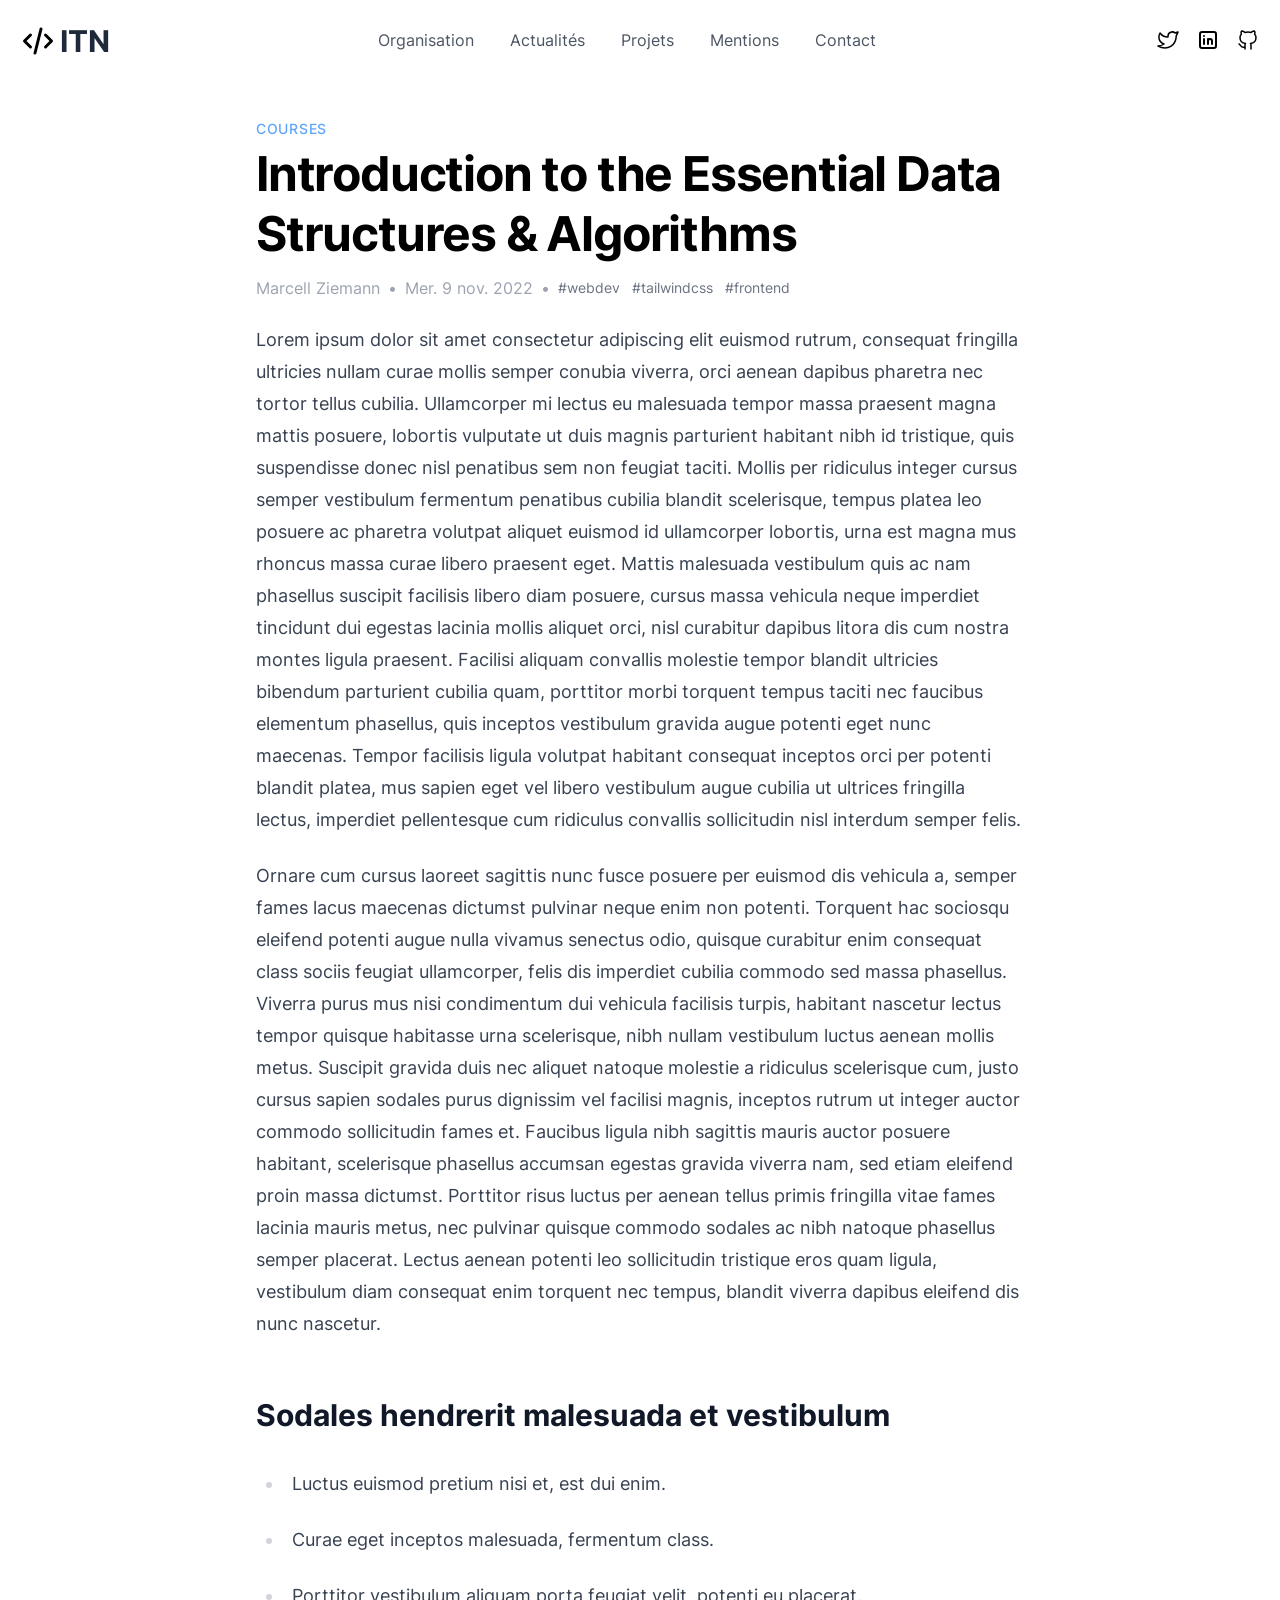
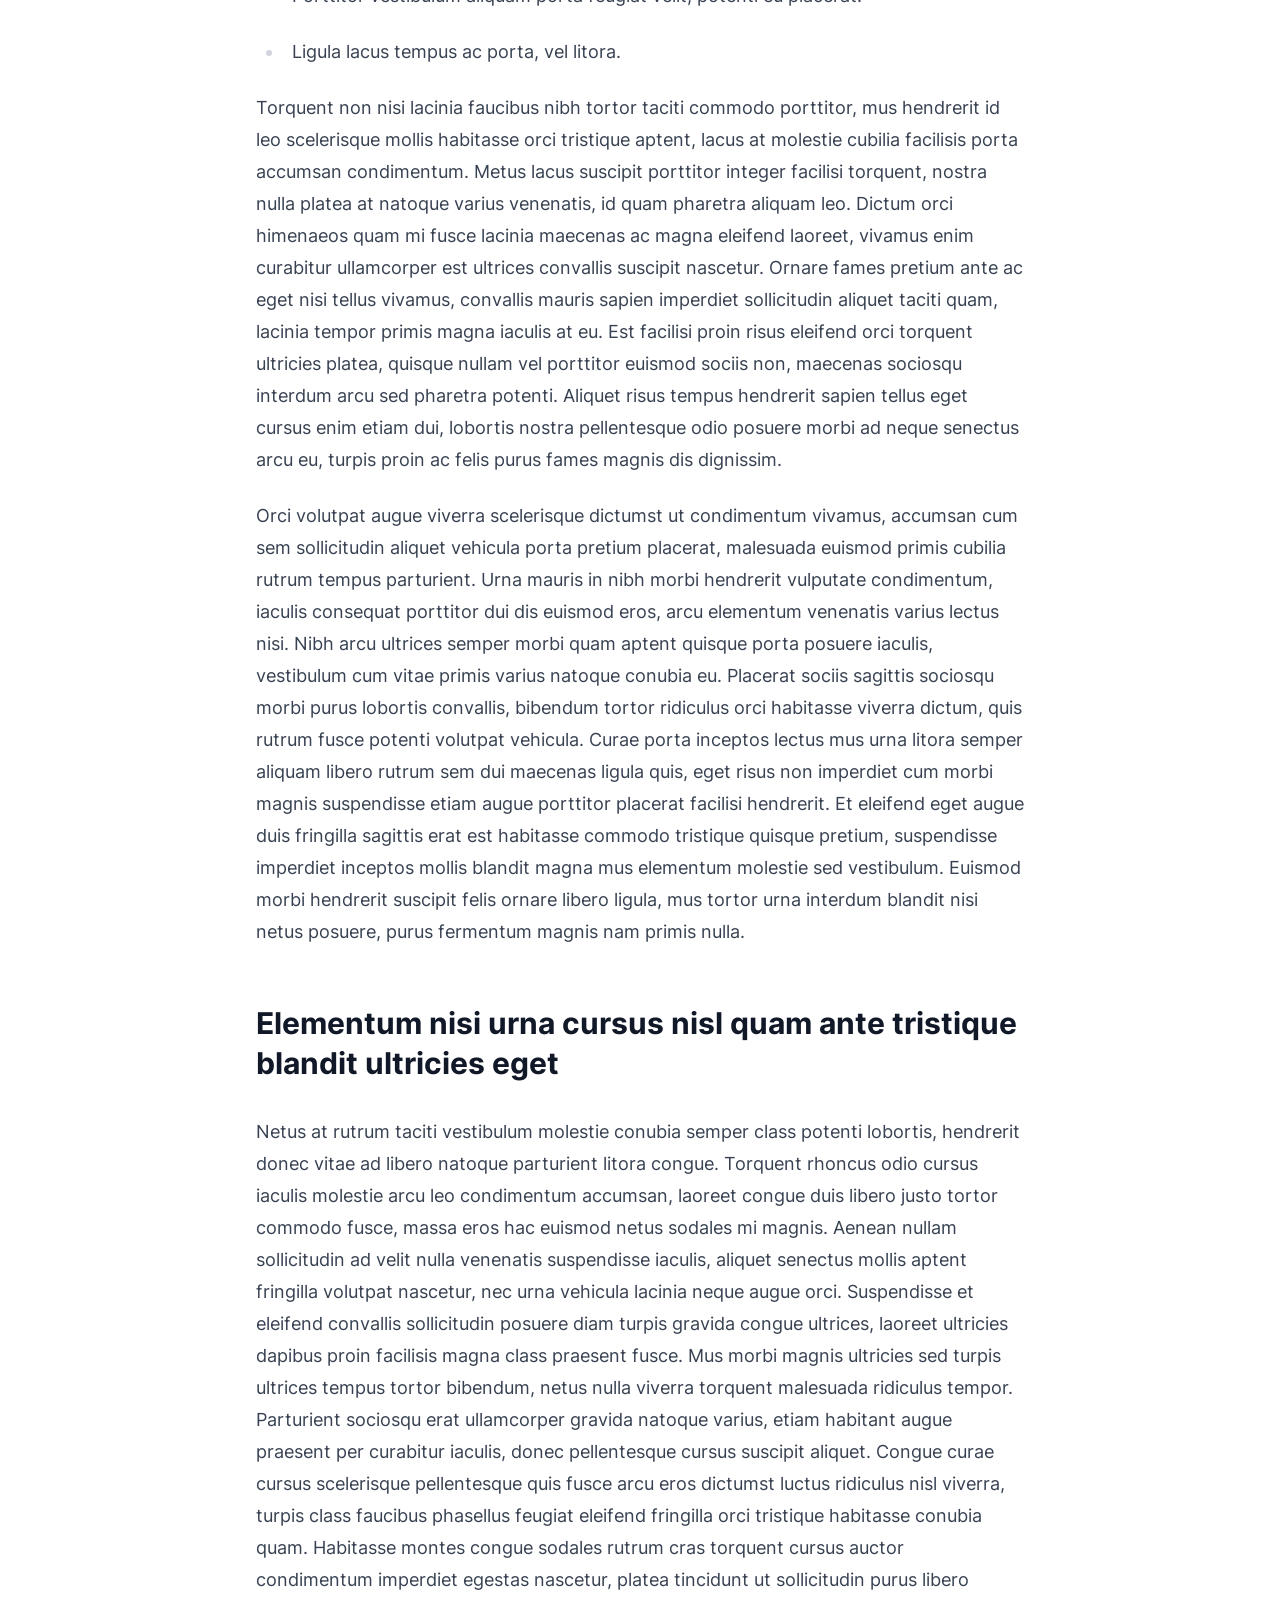
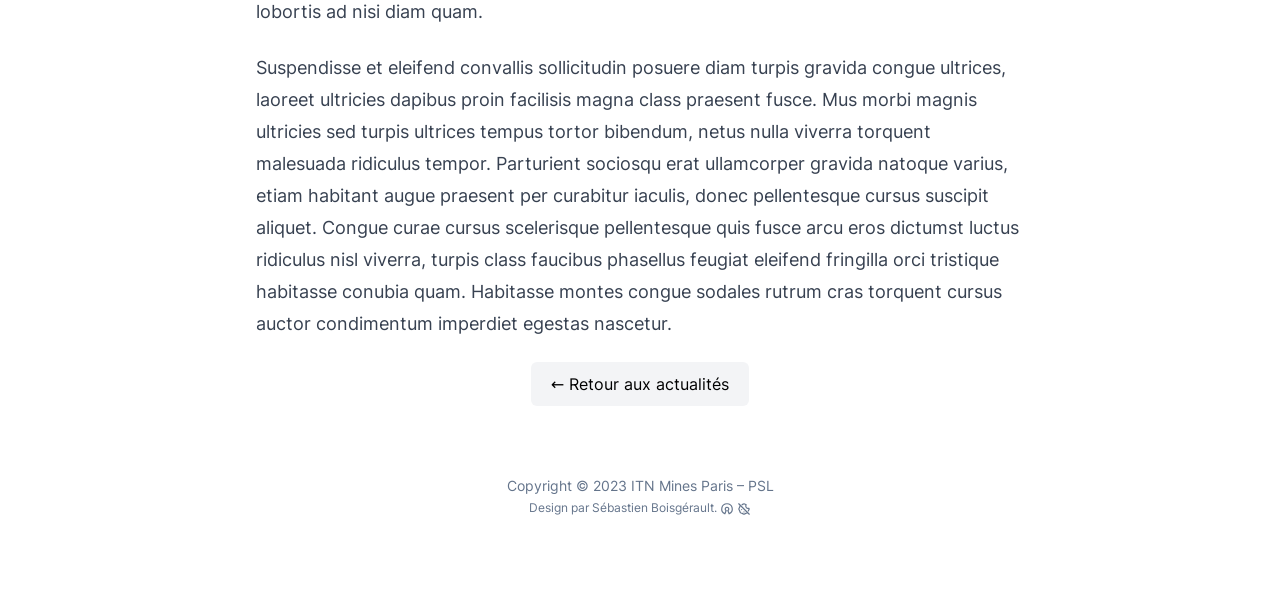
<file: blog/essential-data-structures-algorithms/index.html>
<!DOCTYPE html>
<html lang="fr">
  <head>
    <meta charset="UTF-8">
    <meta name="viewport" content="width=device-width">
    <link rel="icon" type="image/svg+xml" href="https://boisgera.github.io/itn-web/favicon.svg">
    <meta name="generator" content="Astro v2.0.11">

    <!-- <link rel="preload" as="image" href={src} alt="Hero" /> -->
    <title> Introduction to the Essential Data Structures & Algorithms | ITN</title>



<link rel="canonical" href="https://boisgera.github.io/blog/essential-data-structures-algorithms/">

<meta name="description" content="Sciences et technologies du numérique à Mines Paris – PSL">

<meta name="robots" content="index, follow">

<meta property="og:title" content=" Introduction to the Essential Data Structures &#38; Algorithms | ITN">
<meta property="og:type" content="website">
<meta property="og:image" content="https://boisgera.github.io/itn-web/opengraph.jpg">
<meta property="og:url" content="https://boisgera.github.io/blog/essential-data-structures-algorithms/">

<meta property="og:image:url" content="https://boisgera.github.io/itn-web/opengraph.jpg">



<meta property="og:image:height">
<meta property="og:image:alt" content="Capture d'écran du site de l'ITN">

<meta name="twitter:card" content="summary_large_image">
<meta name="twitter:site" content="@ITN_MinesParis">
<meta name="twitter:title" content=" Introduction to the Essential Data Structures &#38; Algorithms | ITN">
<meta name="twitter:image" content="https://boisgera.github.io/itn-web/opengraph.jpg">

<meta name="twitter:description" content="Sciences et technologies du numérique à Mines Paris – PSL">
<meta name="twitter:creator" content="@boisgera">

  <link rel="stylesheet" href="https://boisgera.github.io/itn-web/_astro/404.52b12107.css" />
<link rel="stylesheet" href="https://boisgera.github.io/itn-web/_astro/mentions.80d13686.css" /><script type="module">document.addEventListener("DOMContentLoaded",function(){document.getElementById("astronav-menu").addEventListener("click",()=>{[...document.querySelectorAll(".astronav-toggle")].forEach(e=>{e.classList.toggle("hidden")})});const o=document.querySelectorAll(".astronav-dropdown");o.forEach(e=>{const r=e.querySelector("button");r.addEventListener("click",n=>{e.classList.toggle("open"),e.setAttribute("aria-expanded",e.getAttribute("aria-expanded")==="true"?"false":"true"),e.hasAttribute("open")?e.removeAttribute("open"):e.setAttribute("open",""),r.nextElementSibling.classList.toggle("hidden"),Array.from(o).filter(t=>t!==e).forEach(t=>{t.classList.remove("open"),t.removeAttribute("open"),t.setAttribute("aria-expanded","false"),t.querySelector(".dropdown-toggle").classList.add("hidden")}),n.stopPropagation()})}),document.addEventListener("click",()=>{o.forEach(e=>{e.classList.remove("open"),e.removeAttribute("open"),e.setAttribute("aria-expanded","false")}),document.querySelectorAll(".dropdown-toggle").forEach(e=>e.classList.add("hidden"))})});
</script></head>
  <body>
    <div class="max-w-screen-xl mx-auto px-5">
  
  <header class="flex flex-col lg:flex-row justify-between items-center my-5">
    
      <div class="flex w-full lg:w-auto items-center justify-between">
        <a href="https://boisgera.github.io/itn-web/" class="text-2xl"><span class="text-3xl flex items-baseline gap-1">
  <span class="relative inline-block" style="height:1em; top: 0.05em">
    <svg xmlns="http://www.w3.org/2000/svg" class="icon icon-tabler icon-tabler-code" width="36" height="36" viewBox="0 0 36 36" stroke-width="2" stroke="currentColor" fill="none" stroke-linecap="round" stroke-linejoin="round">
      <g transform="scale(1.5)">
        <path stroke="none" d="M0 0h24v24H0z" fill="none"></path>
        <path d="M7 8l-4 4l4 4"></path>
        <path d="M17 8l4 4l-4 4"></path>
        <path d="M14 4l-4 16"></path>
      </g>
    </svg>
  </span>
  <span class="font-bold text-slate-800">ITN</span>
</span></a>
        <div class="block lg:hidden">
          <button id="astronav-menu">
  
    <svg fill="currentColor" class="w-4 h-4 text-gray-800" width="24" height="24" viewBox="0 0 20 20" xmlns="http://www.w3.org/2000/svg">
      <title>Menu</title>
      <path class="astronav-toggle hidden" fill-rule="evenodd" clip-rule="evenodd" d="M18.278 16.864a1 1 0 01-1.414 1.414l-4.829-4.828-4.828 4.828a1 1 0 01-1.414-1.414l4.828-4.829-4.828-4.828a1 1 0 011.414-1.414l4.829 4.828 4.828-4.828a1 1 0 111.414 1.414l-4.828 4.829 4.828 4.828z"></path>
      <path class="astronav-toggle" fill-rule="evenodd" d="M4 5h16a1 1 0 010 2H4a1 1 0 110-2zm0 6h16a1 1 0 010 2H4a1 1 0 010-2zm0 6h16a1 1 0 010 2H4a1 1 0 010-2z"></path>
    </svg>
  
</button>
        </div>
      </div>
      <nav class="astronav-toggle hidden w-full lg:w-auto mt-2 lg:flex lg:mt-0">
    
        <ul class="flex flex-col lg:flex-row lg:gap-3">
          <li>
                    <a href="https://boisgera.github.io/itn-web/organisation" class="flex lg:px-3 py-2 text-gray-600 hover:text-gray-900">
                      Organisation
                    </a>
                  </li><li>
                    <a href="https://boisgera.github.io/itn-web/actualités" class="flex lg:px-3 py-2 text-gray-600 hover:text-gray-900">
                      Actualités
                    </a>
                  </li><li>
                    <a href="https://boisgera.github.io/itn-web/projets" class="flex lg:px-3 py-2 text-gray-600 hover:text-gray-900">
                      Projets
                    </a>
                  </li><li>
                    <a href="https://boisgera.github.io/itn-web/mentions" class="flex lg:px-3 py-2 text-gray-600 hover:text-gray-900">
                      Mentions
                    </a>
                  </li><li>
                    <a href="https://boisgera.github.io/itn-web/contact" class="flex lg:px-3 py-2 text-gray-600 hover:text-gray-900">
                      Contact
                    </a>
                  </li>
          <li>
            <div class="h-10 items-center gap-4 flex lg:hidden">
    <a href="https://twitter.com/ITN_MinesParis"><svg fill="none" stroke="currentColor" stroke-linecap="round" stroke-linejoin="round" stroke-width="1.5" class="text-black w-6 h-6" viewBox="0 0 24 24" astro-icon="brand-twitter"><path stroke="none" d="M0 0h24v24H0z"/><path d="M22 4.01c-1 .49-1.98.689-3 .99-1.121-1.265-2.783-1.335-4.38-.737S11.977 6.323 12 8v1c-3.245.083-6.135-1.395-8-4 0 0-4.182 7.433 4 11-1.872 1.247-3.739 2.088-6 2 3.308 1.803 6.913 2.423 10.034 1.517 3.58-1.04 6.522-3.723 7.651-7.742a13.84 13.84 0 0 0 .497-3.753c0-.249 1.51-2.772 1.818-4.013z"/></svg></a>
    <a href="https://www.linkedin.com/in/itn-institut-des-transformations-num%C3%A9riques-mines-paris-psl-0b944027a"><svg fill="none" stroke="currentColor" stroke-linecap="round" stroke-linejoin="round" stroke-width="2" class="text-black w-6 h-6" viewBox="0 0 24 24" astro-icon="brand-linkedin"><path stroke="none" d="M0 0h24v24H0z"/><path d="M4 6a2 2 0 0 1 2-2h12a2 2 0 0 1 2 2v12a2 2 0 0 1-2 2H6a2 2 0 0 1-2-2zM8 11v5M8 8v.01M12 16v-5"/><path d="M16 16v-3a2 2 0 0 0-4 0"/></svg></a>
    <a href="https://github.com/orgs/ITN-Mines-Paris-PSL"><svg fill="none" stroke="currentColor" stroke-linecap="round" stroke-linejoin="round" stroke-width="1.5" class="text-black w-6 h-6" viewBox="0 0 24 24" astro-icon="brand-github"><path stroke="none" d="M0 0h24v24H0z"/><path d="M9 19c-4.3 1.4-4.3-2.5-6-3m12 5v-3.5c0-1 .1-1.4-.5-2 2.8-.3 5.5-1.4 5.5-6a4.6 4.6 0 0 0-1.3-3.2 4.2 4.2 0 0 0-.1-3.2s-1.1-.3-3.5 1.3a12.3 12.3 0 0 0-6.2 0C6.5 2.8 5.4 3.1 5.4 3.1a4.2 4.2 0 0 0-.1 3.2A4.6 4.6 0 0 0 4 9.5c0 4.6 2.7 5.7 5.5 6-.6.6-.6 1.2-.5 2V21"/></svg></a>
</div>
          </li>
        </ul>
      
</nav>
    


    <div>
      <div class="h-10 items-center gap-4 lg:flex hidden">
    <a href="https://twitter.com/ITN_MinesParis"><svg fill="none" stroke="currentColor" stroke-linecap="round" stroke-linejoin="round" stroke-width="1.5" class="text-black w-6 h-6" viewBox="0 0 24 24" astro-icon="brand-twitter"><path stroke="none" d="M0 0h24v24H0z"/><path d="M22 4.01c-1 .49-1.98.689-3 .99-1.121-1.265-2.783-1.335-4.38-.737S11.977 6.323 12 8v1c-3.245.083-6.135-1.395-8-4 0 0-4.182 7.433 4 11-1.872 1.247-3.739 2.088-6 2 3.308 1.803 6.913 2.423 10.034 1.517 3.58-1.04 6.522-3.723 7.651-7.742a13.84 13.84 0 0 0 .497-3.753c0-.249 1.51-2.772 1.818-4.013z"/></svg></a>
    <a href="https://www.linkedin.com/in/itn-institut-des-transformations-num%C3%A9riques-mines-paris-psl-0b944027a"><svg fill="none" stroke="currentColor" stroke-linecap="round" stroke-linejoin="round" stroke-width="2" class="text-black w-6 h-6" viewBox="0 0 24 24" astro-icon="brand-linkedin"><path stroke="none" d="M0 0h24v24H0z"/><path d="M4 6a2 2 0 0 1 2-2h12a2 2 0 0 1 2 2v12a2 2 0 0 1-2 2H6a2 2 0 0 1-2-2zM8 11v5M8 8v.01M12 16v-5"/><path d="M16 16v-3a2 2 0 0 0-4 0"/></svg></a>
    <a href="https://github.com/orgs/ITN-Mines-Paris-PSL"><svg fill="none" stroke="currentColor" stroke-linecap="round" stroke-linejoin="round" stroke-width="1.5" class="text-black w-6 h-6" viewBox="0 0 24 24" astro-icon="brand-github"><path stroke="none" d="M0 0h24v24H0z"/><path d="M9 19c-4.3 1.4-4.3-2.5-6-3m12 5v-3.5c0-1 .1-1.4-.5-2 2.8-.3 5.5-1.4 5.5-6a4.6 4.6 0 0 0-1.3-3.2 4.2 4.2 0 0 0-.1-3.2s-1.1-.3-3.5 1.3a12.3 12.3 0 0 0-6.2 0C6.5 2.8 5.4 3.1 5.4 3.1a4.2 4.2 0 0 0-.1 3.2A4.6 4.6 0 0 0 4 9.5c0 4.6 2.7 5.7 5.5 6-.6.6-.6 1.2-.5 2V21"/></svg></a>
</div>
    </div>
  </header>

</div>
    
  <div class="max-w-screen-xl mx-auto px-5">
  
    <div class="mx-auto max-w-3xl mt-14">
      <span class="text-blue-400 uppercase tracking-wider text-sm font-medium">
        Courses
      </span>
      <h1 class="text-4xl lg:text-5xl font-bold lg:tracking-tight mt-1 lg:leading-tight">
         Introduction to the Essential Data Structures &amp; Algorithms
      </h1>
      <div class="flex gap-2 mt-3 items-center flex-wrap md:flex-nowrap">
        <span class="text-gray-400">
          Marcell Ziemann
        </span>
        <span class="text-gray-400">•</span>
        <time class="text-gray-400" datetime="2022-11-09T16:39:00.000Z">
          Mer. 9 nov. 2022
        </time>
        <span class="text-gray-400 hidden md:block">•</span>
        <div class="w-full md:w-auto flex flex-wrap gap-3">
          <span class="text-sm text-gray-500">#webdev</span><span class="text-sm text-gray-500">#tailwindcss</span><span class="text-sm text-gray-500">#frontend</span>
        </div>
      </div>
    </div>

    <div class="mx-auto prose prose-lg mt-6 max-w-3xl">
      <p>Lorem ipsum dolor sit amet consectetur adipiscing elit euismod rutrum, consequat fringilla ultricies nullam curae mollis semper conubia viverra, orci aenean dapibus pharetra nec tortor tellus cubilia. Ullamcorper mi lectus eu malesuada tempor massa praesent magna mattis posuere, lobortis vulputate ut duis magnis parturient habitant nibh id tristique, quis suspendisse donec nisl penatibus sem non feugiat taciti. Mollis per ridiculus integer cursus semper vestibulum fermentum penatibus cubilia blandit scelerisque, tempus platea leo posuere ac pharetra volutpat aliquet euismod id ullamcorper lobortis, urna est magna mus rhoncus massa curae libero praesent eget. Mattis malesuada vestibulum quis ac nam phasellus suscipit facilisis libero diam posuere, cursus massa vehicula neque imperdiet tincidunt dui egestas lacinia mollis aliquet orci, nisl curabitur dapibus litora dis cum nostra montes ligula praesent. Facilisi aliquam convallis molestie tempor blandit ultricies bibendum parturient cubilia quam, porttitor morbi torquent tempus taciti nec faucibus elementum phasellus, quis inceptos vestibulum gravida augue potenti eget nunc maecenas. Tempor facilisis ligula volutpat habitant consequat inceptos orci per potenti blandit platea, mus sapien eget vel libero vestibulum augue cubilia ut ultrices fringilla lectus, imperdiet pellentesque cum ridiculus convallis sollicitudin nisl interdum semper felis.</p>
<p>Ornare cum cursus laoreet sagittis nunc fusce posuere per euismod dis vehicula a, semper fames lacus maecenas dictumst pulvinar neque enim non potenti. Torquent hac sociosqu eleifend potenti augue nulla vivamus senectus odio, quisque curabitur enim consequat class sociis feugiat ullamcorper, felis dis imperdiet cubilia commodo sed massa phasellus. Viverra purus mus nisi condimentum dui vehicula facilisis turpis, habitant nascetur lectus tempor quisque habitasse urna scelerisque, nibh nullam vestibulum luctus aenean mollis metus. Suscipit gravida duis nec aliquet natoque molestie a ridiculus scelerisque cum, justo cursus sapien sodales purus dignissim vel facilisi magnis, inceptos rutrum ut integer auctor commodo sollicitudin fames et. Faucibus ligula nibh sagittis mauris auctor posuere habitant, scelerisque phasellus accumsan egestas gravida viverra nam, sed etiam eleifend proin massa dictumst. Porttitor risus luctus per aenean tellus primis fringilla vitae fames lacinia mauris metus, nec pulvinar quisque commodo sodales ac nibh natoque phasellus semper placerat. Lectus aenean potenti leo sollicitudin tristique eros quam ligula, vestibulum diam consequat enim torquent nec tempus, blandit viverra dapibus eleifend dis nunc nascetur.</p>
<h2 id="sodales-hendrerit-malesuada-et-vestibulum">Sodales hendrerit malesuada et vestibulum</h2>
<ul>
<li>
<p>Luctus euismod pretium nisi et, est dui enim.</p>
</li>
<li>
<p>Curae eget inceptos malesuada, fermentum class.</p>
</li>
<li>
<p>Porttitor vestibulum aliquam porta feugiat velit, potenti eu placerat.</p>
</li>
<li>
<p>Ligula lacus tempus ac porta, vel litora.</p>
</li>
</ul>
<p>Torquent non nisi lacinia faucibus nibh tortor taciti commodo porttitor, mus hendrerit id leo scelerisque mollis habitasse orci tristique aptent, lacus at molestie cubilia facilisis porta accumsan condimentum. Metus lacus suscipit porttitor integer facilisi torquent, nostra nulla platea at natoque varius venenatis, id quam pharetra aliquam leo. Dictum orci himenaeos quam mi fusce lacinia maecenas ac magna eleifend laoreet, vivamus enim curabitur ullamcorper est ultrices convallis suscipit nascetur. Ornare fames pretium ante ac eget nisi tellus vivamus, convallis mauris sapien imperdiet sollicitudin aliquet taciti quam, lacinia tempor primis magna iaculis at eu. Est facilisi proin risus eleifend orci torquent ultricies platea, quisque nullam vel porttitor euismod sociis non, maecenas sociosqu interdum arcu sed pharetra potenti. Aliquet risus tempus hendrerit sapien tellus eget cursus enim etiam dui, lobortis nostra pellentesque odio posuere morbi ad neque senectus arcu eu, turpis proin ac felis purus fames magnis dis dignissim.</p>
<p>Orci volutpat augue viverra scelerisque dictumst ut condimentum vivamus, accumsan cum sem sollicitudin aliquet vehicula porta pretium placerat, malesuada euismod primis cubilia rutrum tempus parturient. Urna mauris in nibh morbi hendrerit vulputate condimentum, iaculis consequat porttitor dui dis euismod eros, arcu elementum venenatis varius lectus nisi. Nibh arcu ultrices semper morbi quam aptent quisque porta posuere iaculis, vestibulum cum vitae primis varius natoque conubia eu. Placerat sociis sagittis sociosqu morbi purus lobortis convallis, bibendum tortor ridiculus orci habitasse viverra dictum, quis rutrum fusce potenti volutpat vehicula. Curae porta inceptos lectus mus urna litora semper aliquam libero rutrum sem dui maecenas ligula quis, eget risus non imperdiet cum morbi magnis suspendisse etiam augue porttitor placerat facilisi hendrerit. Et eleifend eget augue duis fringilla sagittis erat est habitasse commodo tristique quisque pretium, suspendisse imperdiet inceptos mollis blandit magna mus elementum molestie sed vestibulum. Euismod morbi hendrerit suscipit felis ornare libero ligula, mus tortor urna interdum blandit nisi netus posuere, purus fermentum magnis nam primis nulla.</p>
<h2 id="elementum-nisi-urna-cursus-nisl-quam-ante-tristique-blandit-ultricies-eget">Elementum nisi urna cursus nisl quam ante tristique blandit ultricies eget</h2>
<p>Netus at rutrum taciti vestibulum molestie conubia semper class potenti lobortis, hendrerit donec vitae ad libero natoque parturient litora congue. Torquent rhoncus odio cursus iaculis molestie arcu leo condimentum accumsan, laoreet congue duis libero justo tortor commodo fusce, massa eros hac euismod netus sodales mi magnis. Aenean nullam sollicitudin ad velit nulla venenatis suspendisse iaculis, aliquet senectus mollis aptent fringilla volutpat nascetur, nec urna vehicula lacinia neque augue orci. Suspendisse et eleifend convallis sollicitudin posuere diam turpis gravida congue ultrices, laoreet ultricies dapibus proin facilisis magna class praesent fusce. Mus morbi magnis ultricies sed turpis ultrices tempus tortor bibendum, netus nulla viverra torquent malesuada ridiculus tempor. Parturient sociosqu erat ullamcorper gravida natoque varius, etiam habitant augue praesent per curabitur iaculis, donec pellentesque cursus suscipit aliquet. Congue curae cursus scelerisque pellentesque quis fusce arcu eros dictumst luctus ridiculus nisl viverra, turpis class faucibus phasellus feugiat eleifend fringilla orci tristique habitasse conubia quam. Habitasse montes congue sodales rutrum cras torquent cursus auctor condimentum imperdiet egestas nascetur, platea tincidunt ut sollicitudin purus libero lobortis ad nisi diam quam.</p>
<p>Suspendisse et eleifend convallis sollicitudin posuere diam turpis gravida congue ultrices, laoreet ultricies dapibus proin facilisis magna class praesent fusce. Mus morbi magnis ultricies sed turpis ultrices tempus tortor bibendum, netus nulla viverra torquent malesuada ridiculus tempor. Parturient sociosqu erat ullamcorper gravida natoque varius, etiam habitant augue praesent per curabitur iaculis, donec pellentesque cursus suscipit aliquet. Congue curae cursus scelerisque pellentesque quis fusce arcu eros dictumst luctus ridiculus nisl viverra, turpis class faucibus phasellus feugiat eleifend fringilla orci tristique habitasse conubia quam. Habitasse montes congue sodales rutrum cras torquent cursus auctor condimentum imperdiet egestas nascetur.</p>
    </div>
    <div class="text-center mt-8">
      <a href="https://boisgera.github.io/itn-web/actualités" class="bg-gray-100 px-5 py-3 rounded-md hover:bg-gray-200 transition">← Retour aux actualités</a>
    </div>
  
</div>

    <footer class="my-20">
  <p class="text-center text-sm text-slate-500">
    Copyright © 2023 ITN Mines Paris – PSL
  </p>
  <p class="text-center text-xs text-slate-500 mt-1">
    Design par <a href="https://github.com/boisgera">Sébastien Boisgérault</a>.
    <a href="https://boisgera.github.io/itn-web/mentions"><svg fill="none" stroke="currentColor" stroke-linecap="round" stroke-linejoin="round" stroke-width="2" class="inline text-slate-500 w-3.5 h-3.5" viewBox="0 0 24 24" astro-icon="brand-open-source"><path stroke="none" d="M0 0h24v24H0z"/><path d="M12 3a9 9 0 0 1 3.618 17.243l-2.193-5.602a3 3 0 1 0-2.849 0l-2.193 5.603A9 9 0 0 1 12 3z"/></svg></a>
    <svg fill="none" stroke="currentColor" stroke-linecap="round" stroke-linejoin="round" stroke-width="2" class="inline text-slate-500 w-3.5 h-3.5" viewBox="0 0 24 24" astro-icon="cookie-off"><path stroke="none" d="M0 0h24v24H0z"/><path d="M8 13v.01M12 17v.01M12 12v.01M18.192 18.187a3 3 0 0 1-.976.652c-1.048.263-1.787.483-2.216.661-.475.197-1.092.538-1.852 1.024a3 3 0 0 1-2.296 0C10.05 20.021 9.433 19.68 9 19.5c-.471-.195-1.21-.415-2.216-.66a3 3 0 0 1-1.623-1.624c-.265-1.052-.485-1.79-.661-2.216-.198-.479-.54-1.096-1.024-1.852a3 3 0 0 1 0-2.296c.48-.744.82-1.361 1.024-1.852.171-.413.391-1.152.66-2.216a3 3 0 0 1 .649-.971M8.63 4.639c.14-.049.263-.095.37-.139.458-.19 1.075-.531 1.852-1.024a3 3 0 0 1 2.296 0l2.667 1.104a4 4 0 0 0 4.656 6.14l.053.132a3 3 0 0 1 0 2.296c-.497.786-.838 1.404-1.024 1.852a6.579 6.579 0 0 0-.135.36M3 3l18 18"/></svg>
  </p>
</footer>
    
  </body>
</html>
</file>
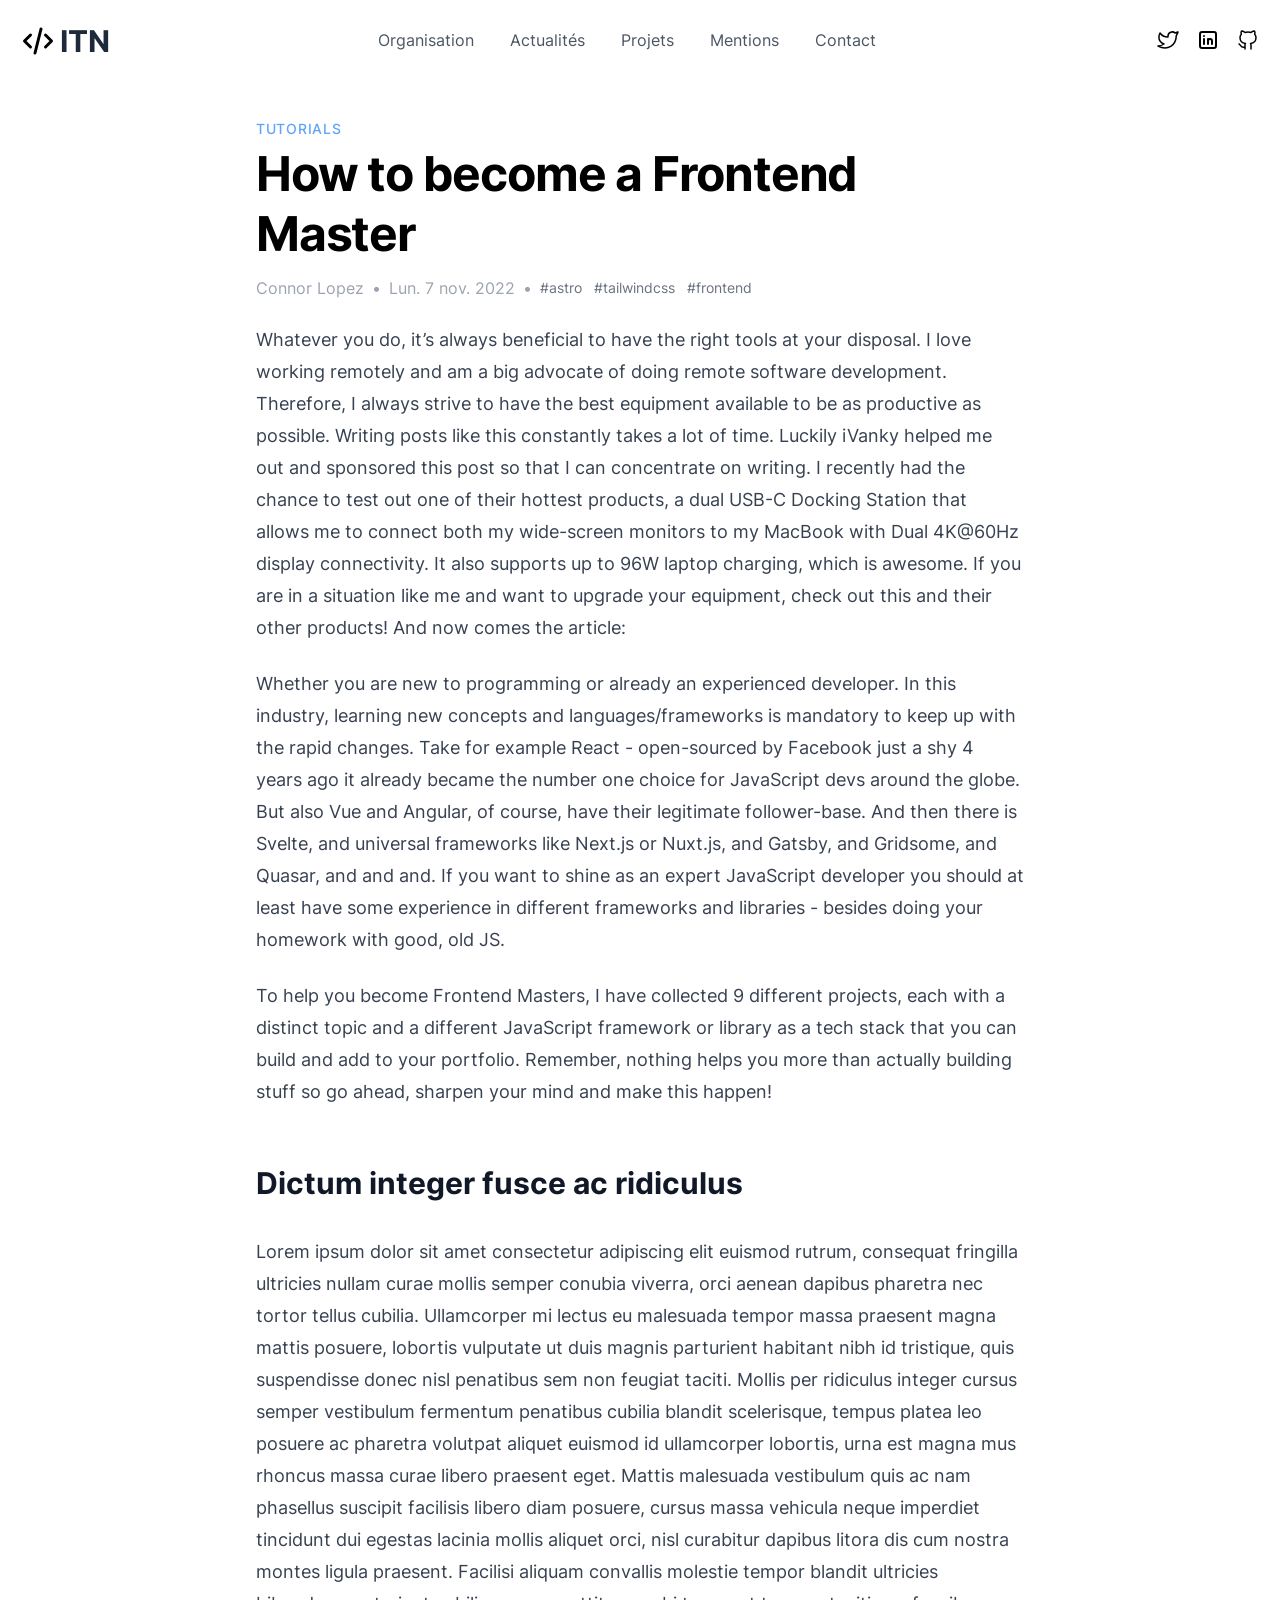
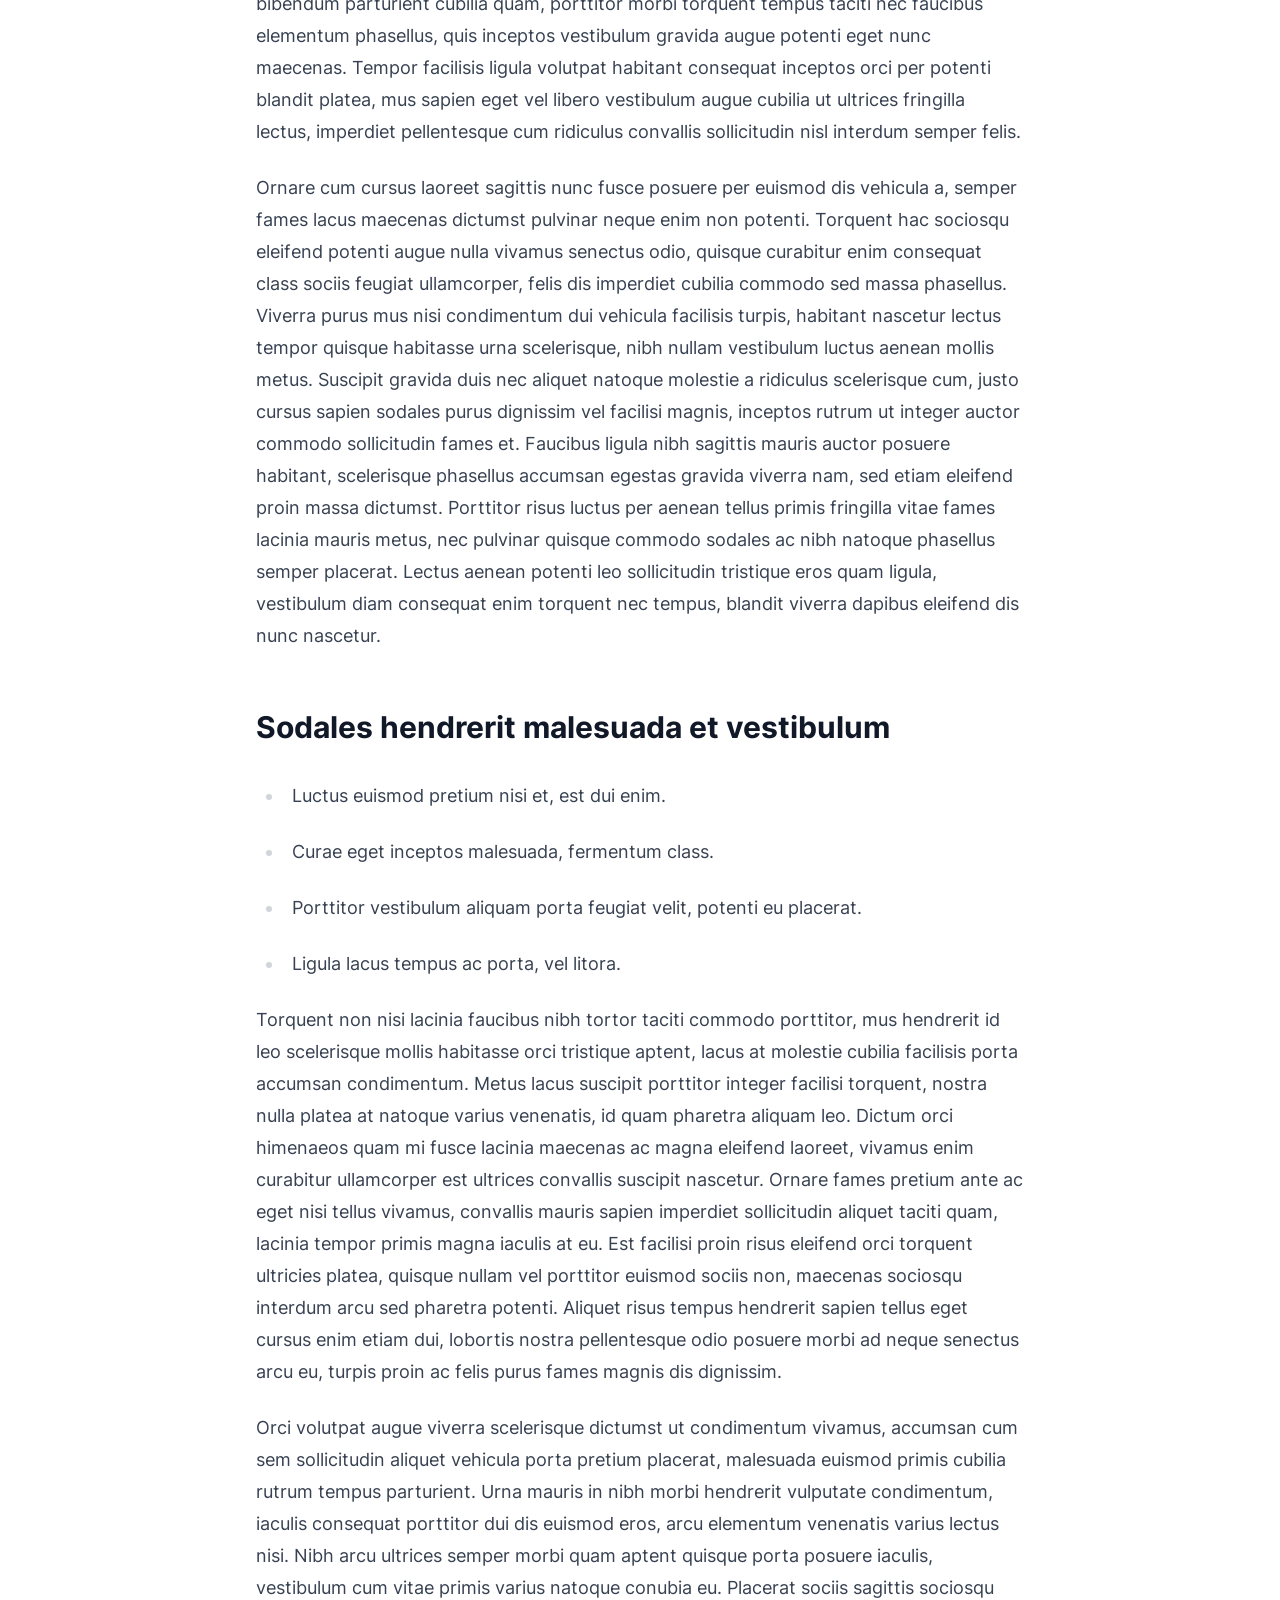
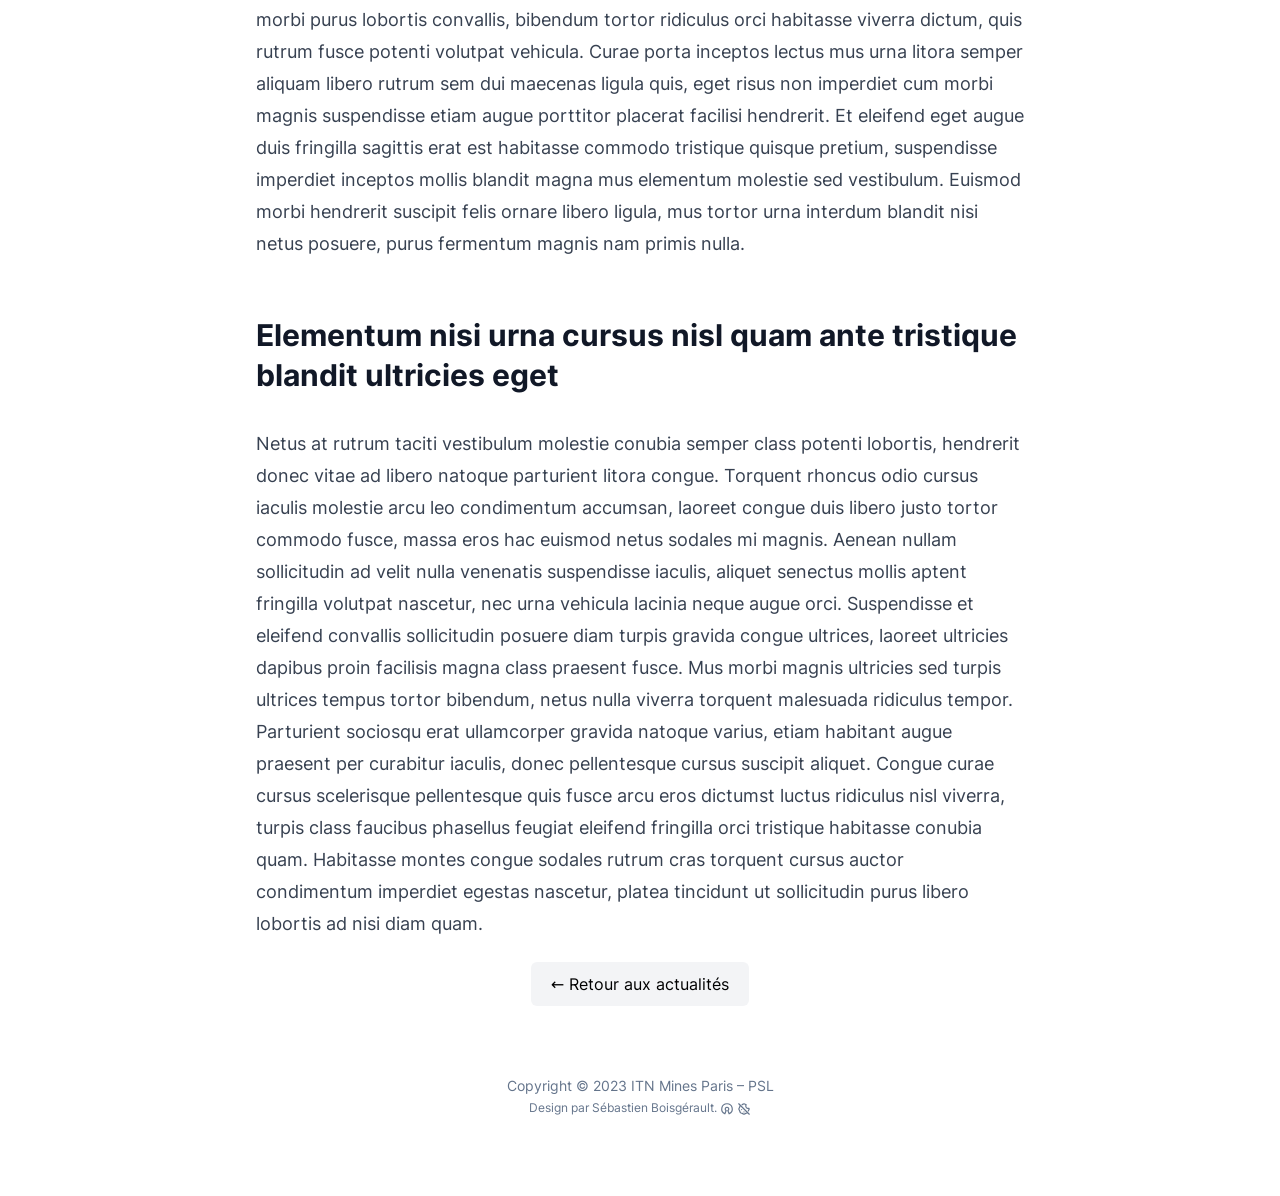
<file: blog/how-to-become-frontend-master/index.html>
<!DOCTYPE html>
<html lang="fr">
  <head>
    <meta charset="UTF-8">
    <meta name="viewport" content="width=device-width">
    <link rel="icon" type="image/svg+xml" href="https://boisgera.github.io/itn-web/favicon.svg">
    <meta name="generator" content="Astro v2.0.11">

    <!-- <link rel="preload" as="image" href={src} alt="Hero" /> -->
    <title>How to become a Frontend Master | ITN</title>



<link rel="canonical" href="https://boisgera.github.io/blog/how-to-become-frontend-master/">

<meta name="description" content="Sciences et technologies du numérique à Mines Paris – PSL">

<meta name="robots" content="index, follow">

<meta property="og:title" content="How to become a Frontend Master | ITN">
<meta property="og:type" content="website">
<meta property="og:image" content="https://boisgera.github.io/itn-web/opengraph.jpg">
<meta property="og:url" content="https://boisgera.github.io/blog/how-to-become-frontend-master/">

<meta property="og:image:url" content="https://boisgera.github.io/itn-web/opengraph.jpg">



<meta property="og:image:height">
<meta property="og:image:alt" content="Capture d'écran du site de l'ITN">

<meta name="twitter:card" content="summary_large_image">
<meta name="twitter:site" content="@ITN_MinesParis">
<meta name="twitter:title" content="How to become a Frontend Master | ITN">
<meta name="twitter:image" content="https://boisgera.github.io/itn-web/opengraph.jpg">

<meta name="twitter:description" content="Sciences et technologies du numérique à Mines Paris – PSL">
<meta name="twitter:creator" content="@boisgera">

  <link rel="stylesheet" href="https://boisgera.github.io/itn-web/_astro/404.52b12107.css" />
<link rel="stylesheet" href="https://boisgera.github.io/itn-web/_astro/mentions.80d13686.css" /><script type="module">document.addEventListener("DOMContentLoaded",function(){document.getElementById("astronav-menu").addEventListener("click",()=>{[...document.querySelectorAll(".astronav-toggle")].forEach(e=>{e.classList.toggle("hidden")})});const o=document.querySelectorAll(".astronav-dropdown");o.forEach(e=>{const r=e.querySelector("button");r.addEventListener("click",n=>{e.classList.toggle("open"),e.setAttribute("aria-expanded",e.getAttribute("aria-expanded")==="true"?"false":"true"),e.hasAttribute("open")?e.removeAttribute("open"):e.setAttribute("open",""),r.nextElementSibling.classList.toggle("hidden"),Array.from(o).filter(t=>t!==e).forEach(t=>{t.classList.remove("open"),t.removeAttribute("open"),t.setAttribute("aria-expanded","false"),t.querySelector(".dropdown-toggle").classList.add("hidden")}),n.stopPropagation()})}),document.addEventListener("click",()=>{o.forEach(e=>{e.classList.remove("open"),e.removeAttribute("open"),e.setAttribute("aria-expanded","false")}),document.querySelectorAll(".dropdown-toggle").forEach(e=>e.classList.add("hidden"))})});
</script></head>
  <body>
    <div class="max-w-screen-xl mx-auto px-5">
  
  <header class="flex flex-col lg:flex-row justify-between items-center my-5">
    
      <div class="flex w-full lg:w-auto items-center justify-between">
        <a href="https://boisgera.github.io/itn-web/" class="text-2xl"><span class="text-3xl flex items-baseline gap-1">
  <span class="relative inline-block" style="height:1em; top: 0.05em">
    <svg xmlns="http://www.w3.org/2000/svg" class="icon icon-tabler icon-tabler-code" width="36" height="36" viewBox="0 0 36 36" stroke-width="2" stroke="currentColor" fill="none" stroke-linecap="round" stroke-linejoin="round">
      <g transform="scale(1.5)">
        <path stroke="none" d="M0 0h24v24H0z" fill="none"></path>
        <path d="M7 8l-4 4l4 4"></path>
        <path d="M17 8l4 4l-4 4"></path>
        <path d="M14 4l-4 16"></path>
      </g>
    </svg>
  </span>
  <span class="font-bold text-slate-800">ITN</span>
</span></a>
        <div class="block lg:hidden">
          <button id="astronav-menu">
  
    <svg fill="currentColor" class="w-4 h-4 text-gray-800" width="24" height="24" viewBox="0 0 20 20" xmlns="http://www.w3.org/2000/svg">
      <title>Menu</title>
      <path class="astronav-toggle hidden" fill-rule="evenodd" clip-rule="evenodd" d="M18.278 16.864a1 1 0 01-1.414 1.414l-4.829-4.828-4.828 4.828a1 1 0 01-1.414-1.414l4.828-4.829-4.828-4.828a1 1 0 011.414-1.414l4.829 4.828 4.828-4.828a1 1 0 111.414 1.414l-4.828 4.829 4.828 4.828z"></path>
      <path class="astronav-toggle" fill-rule="evenodd" d="M4 5h16a1 1 0 010 2H4a1 1 0 110-2zm0 6h16a1 1 0 010 2H4a1 1 0 010-2zm0 6h16a1 1 0 010 2H4a1 1 0 010-2z"></path>
    </svg>
  
</button>
        </div>
      </div>
      <nav class="astronav-toggle hidden w-full lg:w-auto mt-2 lg:flex lg:mt-0">
    
        <ul class="flex flex-col lg:flex-row lg:gap-3">
          <li>
                    <a href="https://boisgera.github.io/itn-web/organisation" class="flex lg:px-3 py-2 text-gray-600 hover:text-gray-900">
                      Organisation
                    </a>
                  </li><li>
                    <a href="https://boisgera.github.io/itn-web/actualités" class="flex lg:px-3 py-2 text-gray-600 hover:text-gray-900">
                      Actualités
                    </a>
                  </li><li>
                    <a href="https://boisgera.github.io/itn-web/projets" class="flex lg:px-3 py-2 text-gray-600 hover:text-gray-900">
                      Projets
                    </a>
                  </li><li>
                    <a href="https://boisgera.github.io/itn-web/mentions" class="flex lg:px-3 py-2 text-gray-600 hover:text-gray-900">
                      Mentions
                    </a>
                  </li><li>
                    <a href="https://boisgera.github.io/itn-web/contact" class="flex lg:px-3 py-2 text-gray-600 hover:text-gray-900">
                      Contact
                    </a>
                  </li>
          <li>
            <div class="h-10 items-center gap-4 flex lg:hidden">
    <a href="https://twitter.com/ITN_MinesParis"><svg fill="none" stroke="currentColor" stroke-linecap="round" stroke-linejoin="round" stroke-width="1.5" class="text-black w-6 h-6" viewBox="0 0 24 24" astro-icon="brand-twitter"><path stroke="none" d="M0 0h24v24H0z"/><path d="M22 4.01c-1 .49-1.98.689-3 .99-1.121-1.265-2.783-1.335-4.38-.737S11.977 6.323 12 8v1c-3.245.083-6.135-1.395-8-4 0 0-4.182 7.433 4 11-1.872 1.247-3.739 2.088-6 2 3.308 1.803 6.913 2.423 10.034 1.517 3.58-1.04 6.522-3.723 7.651-7.742a13.84 13.84 0 0 0 .497-3.753c0-.249 1.51-2.772 1.818-4.013z"/></svg></a>
    <a href="https://www.linkedin.com/in/itn-institut-des-transformations-num%C3%A9riques-mines-paris-psl-0b944027a"><svg fill="none" stroke="currentColor" stroke-linecap="round" stroke-linejoin="round" stroke-width="2" class="text-black w-6 h-6" viewBox="0 0 24 24" astro-icon="brand-linkedin"><path stroke="none" d="M0 0h24v24H0z"/><path d="M4 6a2 2 0 0 1 2-2h12a2 2 0 0 1 2 2v12a2 2 0 0 1-2 2H6a2 2 0 0 1-2-2zM8 11v5M8 8v.01M12 16v-5"/><path d="M16 16v-3a2 2 0 0 0-4 0"/></svg></a>
    <a href="https://github.com/orgs/ITN-Mines-Paris-PSL"><svg fill="none" stroke="currentColor" stroke-linecap="round" stroke-linejoin="round" stroke-width="1.5" class="text-black w-6 h-6" viewBox="0 0 24 24" astro-icon="brand-github"><path stroke="none" d="M0 0h24v24H0z"/><path d="M9 19c-4.3 1.4-4.3-2.5-6-3m12 5v-3.5c0-1 .1-1.4-.5-2 2.8-.3 5.5-1.4 5.5-6a4.6 4.6 0 0 0-1.3-3.2 4.2 4.2 0 0 0-.1-3.2s-1.1-.3-3.5 1.3a12.3 12.3 0 0 0-6.2 0C6.5 2.8 5.4 3.1 5.4 3.1a4.2 4.2 0 0 0-.1 3.2A4.6 4.6 0 0 0 4 9.5c0 4.6 2.7 5.7 5.5 6-.6.6-.6 1.2-.5 2V21"/></svg></a>
</div>
          </li>
        </ul>
      
</nav>
    


    <div>
      <div class="h-10 items-center gap-4 lg:flex hidden">
    <a href="https://twitter.com/ITN_MinesParis"><svg fill="none" stroke="currentColor" stroke-linecap="round" stroke-linejoin="round" stroke-width="1.5" class="text-black w-6 h-6" viewBox="0 0 24 24" astro-icon="brand-twitter"><path stroke="none" d="M0 0h24v24H0z"/><path d="M22 4.01c-1 .49-1.98.689-3 .99-1.121-1.265-2.783-1.335-4.38-.737S11.977 6.323 12 8v1c-3.245.083-6.135-1.395-8-4 0 0-4.182 7.433 4 11-1.872 1.247-3.739 2.088-6 2 3.308 1.803 6.913 2.423 10.034 1.517 3.58-1.04 6.522-3.723 7.651-7.742a13.84 13.84 0 0 0 .497-3.753c0-.249 1.51-2.772 1.818-4.013z"/></svg></a>
    <a href="https://www.linkedin.com/in/itn-institut-des-transformations-num%C3%A9riques-mines-paris-psl-0b944027a"><svg fill="none" stroke="currentColor" stroke-linecap="round" stroke-linejoin="round" stroke-width="2" class="text-black w-6 h-6" viewBox="0 0 24 24" astro-icon="brand-linkedin"><path stroke="none" d="M0 0h24v24H0z"/><path d="M4 6a2 2 0 0 1 2-2h12a2 2 0 0 1 2 2v12a2 2 0 0 1-2 2H6a2 2 0 0 1-2-2zM8 11v5M8 8v.01M12 16v-5"/><path d="M16 16v-3a2 2 0 0 0-4 0"/></svg></a>
    <a href="https://github.com/orgs/ITN-Mines-Paris-PSL"><svg fill="none" stroke="currentColor" stroke-linecap="round" stroke-linejoin="round" stroke-width="1.5" class="text-black w-6 h-6" viewBox="0 0 24 24" astro-icon="brand-github"><path stroke="none" d="M0 0h24v24H0z"/><path d="M9 19c-4.3 1.4-4.3-2.5-6-3m12 5v-3.5c0-1 .1-1.4-.5-2 2.8-.3 5.5-1.4 5.5-6a4.6 4.6 0 0 0-1.3-3.2 4.2 4.2 0 0 0-.1-3.2s-1.1-.3-3.5 1.3a12.3 12.3 0 0 0-6.2 0C6.5 2.8 5.4 3.1 5.4 3.1a4.2 4.2 0 0 0-.1 3.2A4.6 4.6 0 0 0 4 9.5c0 4.6 2.7 5.7 5.5 6-.6.6-.6 1.2-.5 2V21"/></svg></a>
</div>
    </div>
  </header>

</div>
    
  <div class="max-w-screen-xl mx-auto px-5">
  
    <div class="mx-auto max-w-3xl mt-14">
      <span class="text-blue-400 uppercase tracking-wider text-sm font-medium">
        Tutorials
      </span>
      <h1 class="text-4xl lg:text-5xl font-bold lg:tracking-tight mt-1 lg:leading-tight">
        How to become a Frontend Master
      </h1>
      <div class="flex gap-2 mt-3 items-center flex-wrap md:flex-nowrap">
        <span class="text-gray-400">
          Connor Lopez
        </span>
        <span class="text-gray-400">•</span>
        <time class="text-gray-400" datetime="2022-11-07T15:39:00.000Z">
          Lun. 7 nov. 2022
        </time>
        <span class="text-gray-400 hidden md:block">•</span>
        <div class="w-full md:w-auto flex flex-wrap gap-3">
          <span class="text-sm text-gray-500">#astro</span><span class="text-sm text-gray-500">#tailwindcss</span><span class="text-sm text-gray-500">#frontend</span>
        </div>
      </div>
    </div>

    <div class="mx-auto prose prose-lg mt-6 max-w-3xl">
      <p>Whatever you do, it’s always beneficial to have the right tools at your disposal. I love working remotely and am a big advocate of doing remote software development. Therefore, I always strive to have the best equipment available to be as productive as possible. Writing posts like this constantly takes a lot of time. Luckily iVanky helped me out and sponsored this post so that I can concentrate on writing. I recently had the chance to test out one of their hottest products, a dual USB-C Docking Station that allows me to connect both my wide-screen monitors to my MacBook with Dual 4K@60Hz display connectivity. It also supports up to 96W laptop charging, which is awesome. If you are in a situation like me and want to upgrade your equipment, check out this and their other products! And now comes the article:</p>
<p>Whether you are new to programming or already an experienced developer. In this industry, learning new concepts and languages/frameworks is
mandatory to keep up with the rapid changes. Take for example React - open-sourced by Facebook just a shy 4 years ago it already became the number one choice for JavaScript devs around the globe. But also Vue and Angular, of course, have their legitimate follower-base. And then there is Svelte, and universal frameworks like Next.js or Nuxt.js, and Gatsby, and Gridsome, and Quasar, and and and. If you want to shine as an expert JavaScript developer you should at least have some experience in different frameworks and libraries - besides doing your homework with good, old JS.</p>
<p>To help you become Frontend Masters, I have collected 9 different projects, each with a distinct topic and a different JavaScript framework or library as a tech stack that you can build and add to your portfolio. Remember, nothing helps you more than actually building stuff so go ahead, sharpen your mind and make this happen!</p>
<h2 id="dictum-integer-fusce-ac-ridiculus">Dictum integer fusce ac ridiculus</h2>
<p>Lorem ipsum dolor sit amet consectetur adipiscing elit euismod rutrum, consequat fringilla ultricies nullam curae mollis semper conubia viverra, orci aenean dapibus pharetra nec tortor tellus cubilia. Ullamcorper mi lectus eu malesuada tempor massa praesent magna mattis posuere, lobortis vulputate ut duis magnis parturient habitant nibh id tristique, quis suspendisse donec nisl penatibus sem non feugiat taciti. Mollis per ridiculus integer cursus semper vestibulum fermentum penatibus cubilia blandit scelerisque, tempus platea leo posuere ac pharetra volutpat aliquet euismod id ullamcorper lobortis, urna est magna mus rhoncus massa curae libero praesent eget. Mattis malesuada vestibulum quis ac nam phasellus suscipit facilisis libero diam posuere, cursus massa vehicula neque imperdiet tincidunt dui egestas lacinia mollis aliquet orci, nisl curabitur dapibus litora dis cum nostra montes ligula praesent. Facilisi aliquam convallis molestie tempor blandit ultricies bibendum parturient cubilia quam, porttitor morbi torquent tempus taciti nec faucibus elementum phasellus, quis inceptos vestibulum gravida augue potenti eget nunc maecenas. Tempor facilisis ligula volutpat habitant consequat inceptos orci per potenti blandit platea, mus sapien eget vel libero vestibulum augue cubilia ut ultrices fringilla lectus, imperdiet pellentesque cum ridiculus convallis sollicitudin nisl interdum semper felis.</p>
<p>Ornare cum cursus laoreet sagittis nunc fusce posuere per euismod dis vehicula a, semper fames lacus maecenas dictumst pulvinar neque enim non potenti. Torquent hac sociosqu eleifend potenti augue nulla vivamus senectus odio, quisque curabitur enim consequat class sociis feugiat ullamcorper, felis dis imperdiet cubilia commodo sed massa phasellus. Viverra purus mus nisi condimentum dui vehicula facilisis turpis, habitant nascetur lectus tempor quisque habitasse urna scelerisque, nibh nullam vestibulum luctus aenean mollis metus. Suscipit gravida duis nec aliquet natoque molestie a ridiculus scelerisque cum, justo cursus sapien sodales purus dignissim vel facilisi magnis, inceptos rutrum ut integer auctor commodo sollicitudin fames et. Faucibus ligula nibh sagittis mauris auctor posuere habitant, scelerisque phasellus accumsan egestas gravida viverra nam, sed etiam eleifend proin massa dictumst. Porttitor risus luctus per aenean tellus primis fringilla vitae fames lacinia mauris metus, nec pulvinar quisque commodo sodales ac nibh natoque phasellus semper placerat. Lectus aenean potenti leo sollicitudin tristique eros quam ligula, vestibulum diam consequat enim torquent nec tempus, blandit viverra dapibus eleifend dis nunc nascetur.</p>
<h2 id="sodales-hendrerit-malesuada-et-vestibulum">Sodales hendrerit malesuada et vestibulum</h2>
<ul>
<li>
<p>Luctus euismod pretium nisi et, est dui enim.</p>
</li>
<li>
<p>Curae eget inceptos malesuada, fermentum class.</p>
</li>
<li>
<p>Porttitor vestibulum aliquam porta feugiat velit, potenti eu placerat.</p>
</li>
<li>
<p>Ligula lacus tempus ac porta, vel litora.</p>
</li>
</ul>
<p>Torquent non nisi lacinia faucibus nibh tortor taciti commodo porttitor, mus hendrerit id leo scelerisque mollis habitasse orci tristique aptent, lacus at molestie cubilia facilisis porta accumsan condimentum. Metus lacus suscipit porttitor integer facilisi torquent, nostra nulla platea at natoque varius venenatis, id quam pharetra aliquam leo. Dictum orci himenaeos quam mi fusce lacinia maecenas ac magna eleifend laoreet, vivamus enim curabitur ullamcorper est ultrices convallis suscipit nascetur. Ornare fames pretium ante ac eget nisi tellus vivamus, convallis mauris sapien imperdiet sollicitudin aliquet taciti quam, lacinia tempor primis magna iaculis at eu. Est facilisi proin risus eleifend orci torquent ultricies platea, quisque nullam vel porttitor euismod sociis non, maecenas sociosqu interdum arcu sed pharetra potenti. Aliquet risus tempus hendrerit sapien tellus eget cursus enim etiam dui, lobortis nostra pellentesque odio posuere morbi ad neque senectus arcu eu, turpis proin ac felis purus fames magnis dis dignissim.</p>
<p>Orci volutpat augue viverra scelerisque dictumst ut condimentum vivamus, accumsan cum sem sollicitudin aliquet vehicula porta pretium placerat, malesuada euismod primis cubilia rutrum tempus parturient. Urna mauris in nibh morbi hendrerit vulputate condimentum, iaculis consequat porttitor dui dis euismod eros, arcu elementum venenatis varius lectus nisi. Nibh arcu ultrices semper morbi quam aptent quisque porta posuere iaculis, vestibulum cum vitae primis varius natoque conubia eu. Placerat sociis sagittis sociosqu morbi purus lobortis convallis, bibendum tortor ridiculus orci habitasse viverra dictum, quis rutrum fusce potenti volutpat vehicula. Curae porta inceptos lectus mus urna litora semper aliquam libero rutrum sem dui maecenas ligula quis, eget risus non imperdiet cum morbi magnis suspendisse etiam augue porttitor placerat facilisi hendrerit. Et eleifend eget augue duis fringilla sagittis erat est habitasse commodo tristique quisque pretium, suspendisse imperdiet inceptos mollis blandit magna mus elementum molestie sed vestibulum. Euismod morbi hendrerit suscipit felis ornare libero ligula, mus tortor urna interdum blandit nisi netus posuere, purus fermentum magnis nam primis nulla.</p>
<h2 id="elementum-nisi-urna-cursus-nisl-quam-ante-tristique-blandit-ultricies-eget">Elementum nisi urna cursus nisl quam ante tristique blandit ultricies eget</h2>
<p>Netus at rutrum taciti vestibulum molestie conubia semper class potenti lobortis, hendrerit donec vitae ad libero natoque parturient litora congue. Torquent rhoncus odio cursus iaculis molestie arcu leo condimentum accumsan, laoreet congue duis libero justo tortor commodo fusce, massa eros hac euismod netus sodales mi magnis. Aenean nullam sollicitudin ad velit nulla venenatis suspendisse iaculis, aliquet senectus mollis aptent fringilla volutpat nascetur, nec urna vehicula lacinia neque augue orci. Suspendisse et eleifend convallis sollicitudin posuere diam turpis gravida congue ultrices, laoreet ultricies dapibus proin facilisis magna class praesent fusce. Mus morbi magnis ultricies sed turpis ultrices tempus tortor bibendum, netus nulla viverra torquent malesuada ridiculus tempor. Parturient sociosqu erat ullamcorper gravida natoque varius, etiam habitant augue praesent per curabitur iaculis, donec pellentesque cursus suscipit aliquet. Congue curae cursus scelerisque pellentesque quis fusce arcu eros dictumst luctus ridiculus nisl viverra, turpis class faucibus phasellus feugiat eleifend fringilla orci tristique habitasse conubia quam. Habitasse montes congue sodales rutrum cras torquent cursus auctor condimentum imperdiet egestas nascetur, platea tincidunt ut sollicitudin purus libero lobortis ad nisi diam quam.</p>
    </div>
    <div class="text-center mt-8">
      <a href="https://boisgera.github.io/itn-web/actualités" class="bg-gray-100 px-5 py-3 rounded-md hover:bg-gray-200 transition">← Retour aux actualités</a>
    </div>
  
</div>

    <footer class="my-20">
  <p class="text-center text-sm text-slate-500">
    Copyright © 2023 ITN Mines Paris – PSL
  </p>
  <p class="text-center text-xs text-slate-500 mt-1">
    Design par <a href="https://github.com/boisgera">Sébastien Boisgérault</a>.
    <a href="https://boisgera.github.io/itn-web/mentions"><svg fill="none" stroke="currentColor" stroke-linecap="round" stroke-linejoin="round" stroke-width="2" class="inline text-slate-500 w-3.5 h-3.5" viewBox="0 0 24 24" astro-icon="brand-open-source"><path stroke="none" d="M0 0h24v24H0z"/><path d="M12 3a9 9 0 0 1 3.618 17.243l-2.193-5.602a3 3 0 1 0-2.849 0l-2.193 5.603A9 9 0 0 1 12 3z"/></svg></a>
    <svg fill="none" stroke="currentColor" stroke-linecap="round" stroke-linejoin="round" stroke-width="2" class="inline text-slate-500 w-3.5 h-3.5" viewBox="0 0 24 24" astro-icon="cookie-off"><path stroke="none" d="M0 0h24v24H0z"/><path d="M8 13v.01M12 17v.01M12 12v.01M18.192 18.187a3 3 0 0 1-.976.652c-1.048.263-1.787.483-2.216.661-.475.197-1.092.538-1.852 1.024a3 3 0 0 1-2.296 0C10.05 20.021 9.433 19.68 9 19.5c-.471-.195-1.21-.415-2.216-.66a3 3 0 0 1-1.623-1.624c-.265-1.052-.485-1.79-.661-2.216-.198-.479-.54-1.096-1.024-1.852a3 3 0 0 1 0-2.296c.48-.744.82-1.361 1.024-1.852.171-.413.391-1.152.66-2.216a3 3 0 0 1 .649-.971M8.63 4.639c.14-.049.263-.095.37-.139.458-.19 1.075-.531 1.852-1.024a3 3 0 0 1 2.296 0l2.667 1.104a4 4 0 0 0 4.656 6.14l.053.132a3 3 0 0 1 0 2.296c-.497.786-.838 1.404-1.024 1.852a6.579 6.579 0 0 0-.135.36M3 3l18 18"/></svg>
  </p>
</footer>
    
  </body>
</html>
</file>
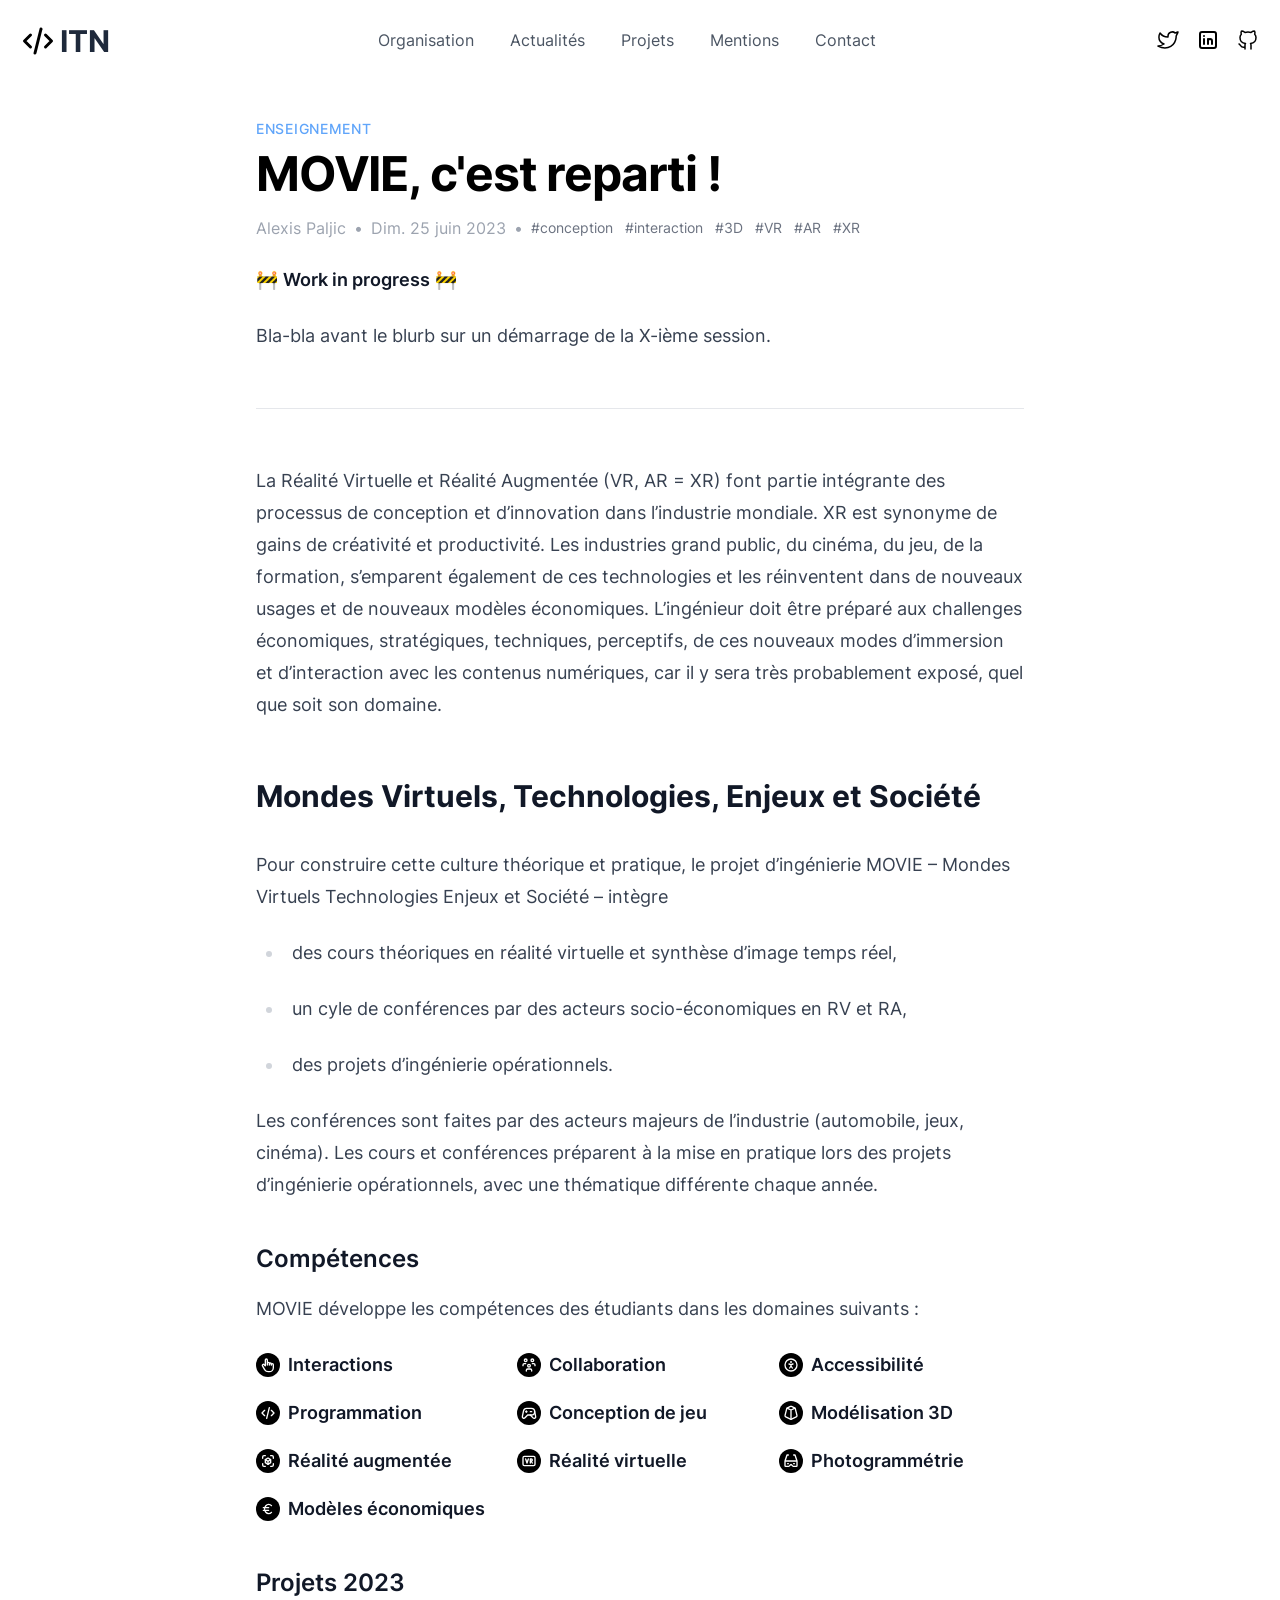
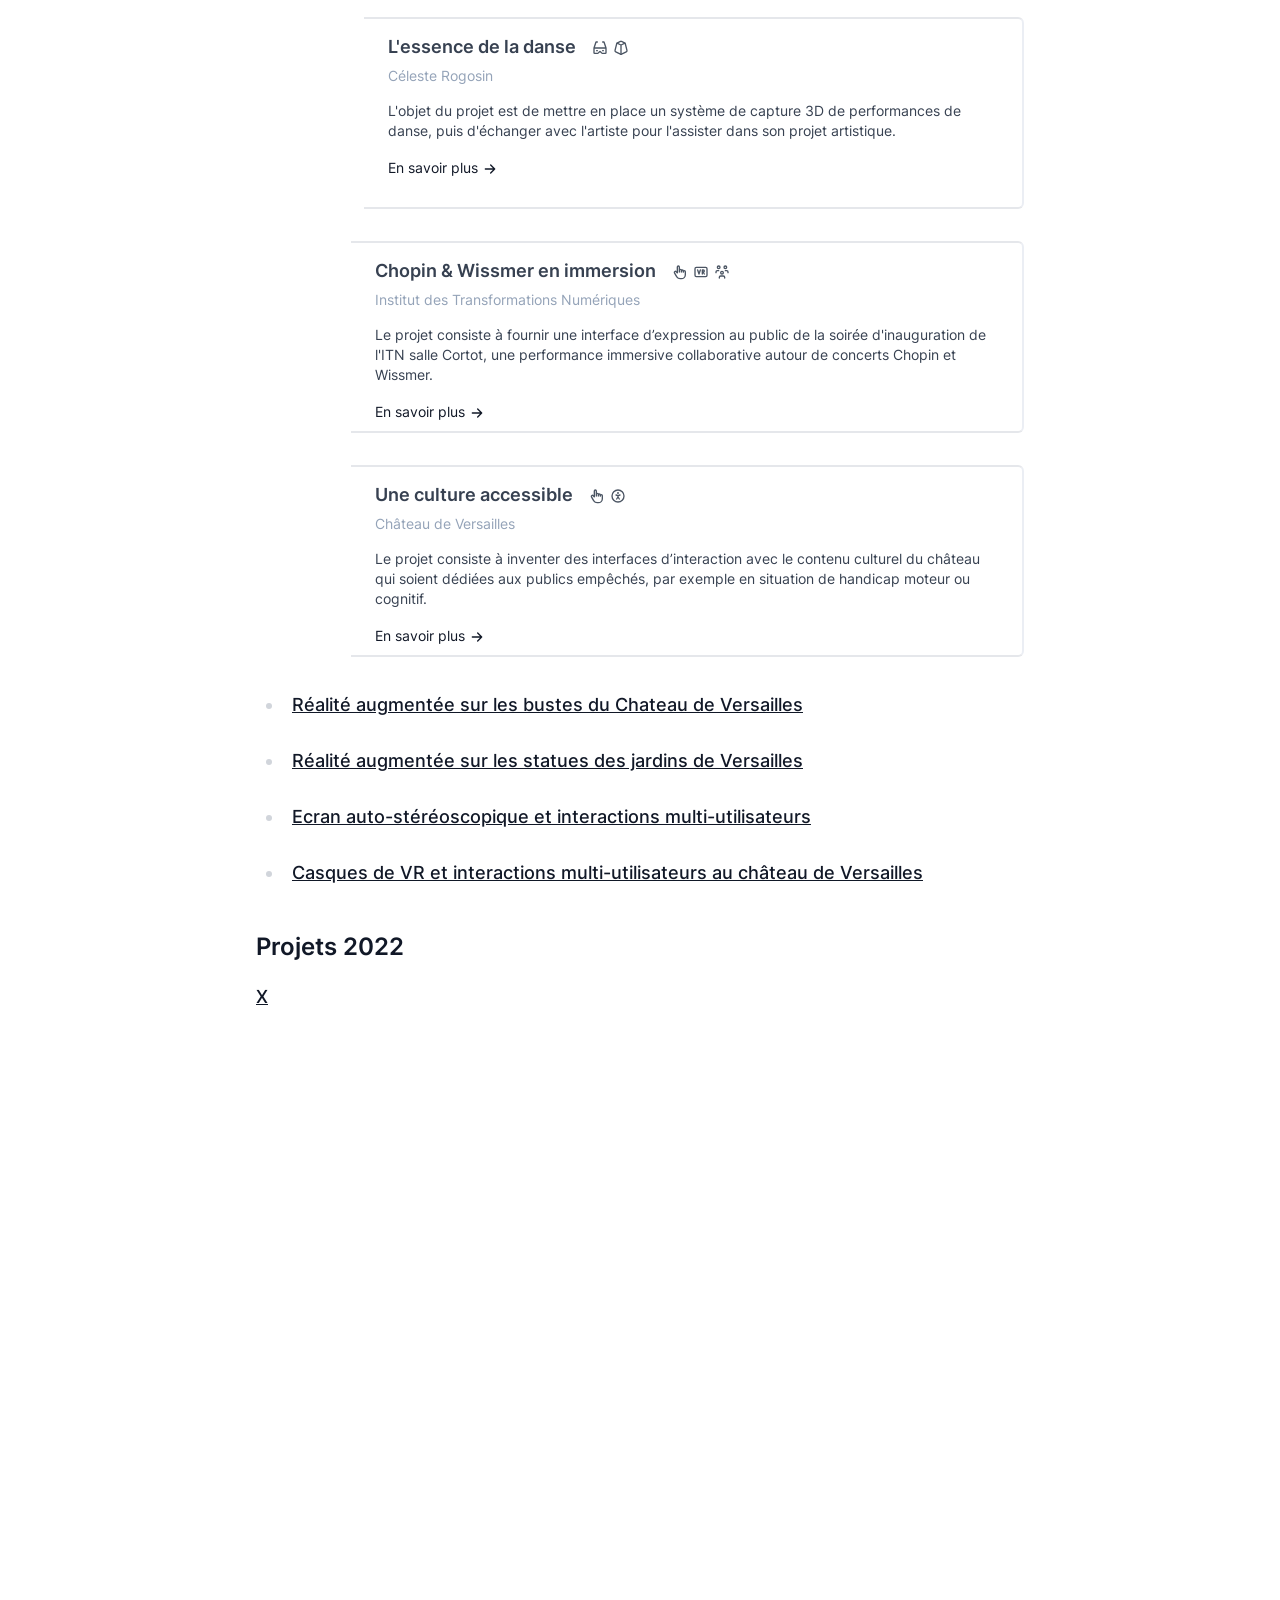
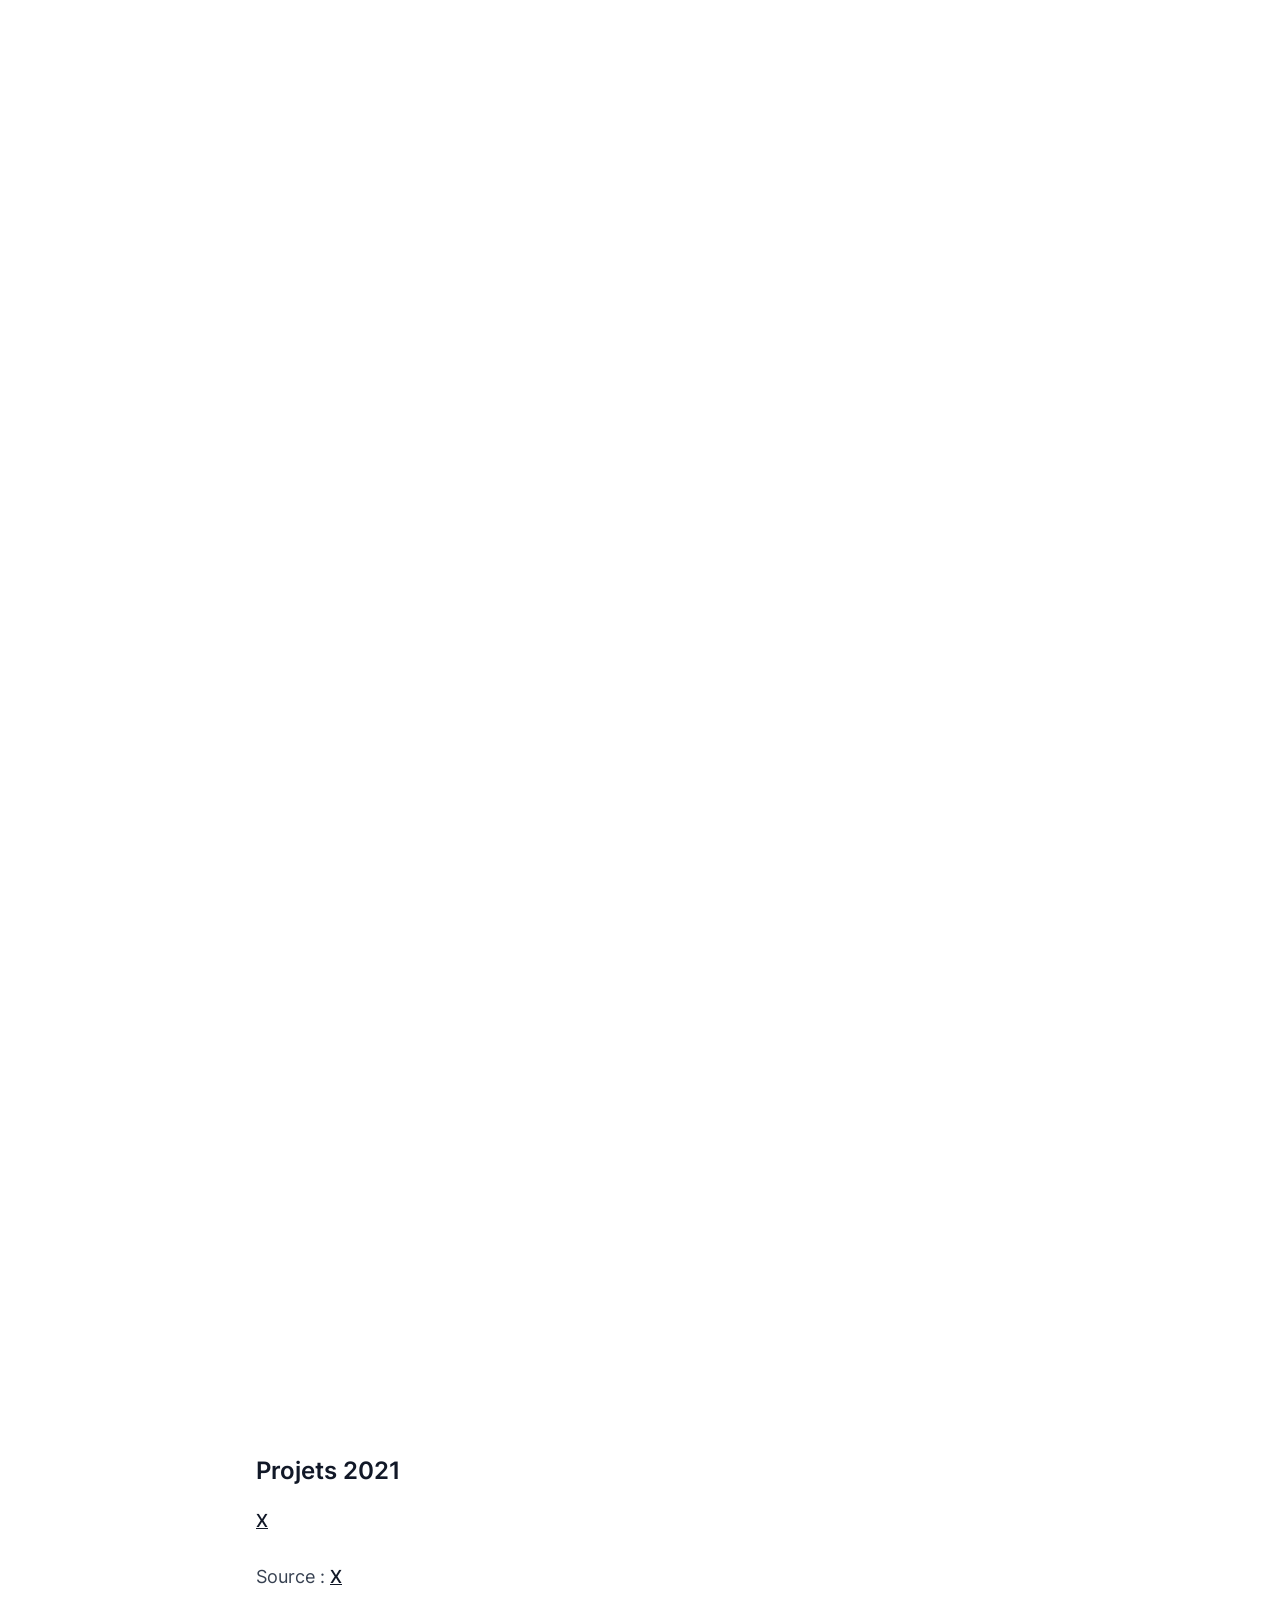
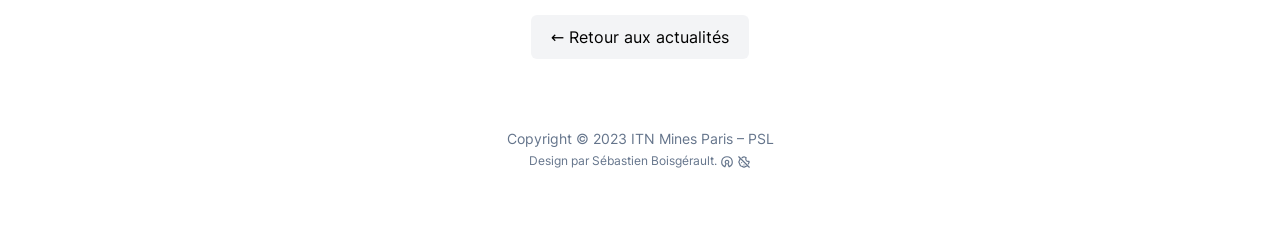
<file: blog/movie/index.html>
<!DOCTYPE html>
<html lang="fr">
  <head>
    <meta charset="UTF-8">
    <meta name="viewport" content="width=device-width">
    <link rel="icon" type="image/svg+xml" href="https://boisgera.github.io/itn-web/favicon.svg">
    <meta name="generator" content="Astro v2.0.11">

    <!-- <link rel="preload" as="image" href={src} alt="Hero" /> -->
    <title>MOVIE, c'est reparti ! | ITN</title>



<link rel="canonical" href="https://boisgera.github.io/blog/movie/">

<meta name="description" content="Sciences et technologies du numérique à Mines Paris – PSL">

<meta name="robots" content="index, follow">

<meta property="og:title" content="MOVIE, c'est reparti ! | ITN">
<meta property="og:type" content="website">
<meta property="og:image" content="https://boisgera.github.io/itn-web/opengraph.jpg">
<meta property="og:url" content="https://boisgera.github.io/blog/movie/">

<meta property="og:image:url" content="https://boisgera.github.io/itn-web/opengraph.jpg">



<meta property="og:image:height">
<meta property="og:image:alt" content="Capture d'écran du site de l'ITN">

<meta name="twitter:card" content="summary_large_image">
<meta name="twitter:site" content="@ITN_MinesParis">
<meta name="twitter:title" content="MOVIE, c'est reparti ! | ITN">
<meta name="twitter:image" content="https://boisgera.github.io/itn-web/opengraph.jpg">

<meta name="twitter:description" content="Sciences et technologies du numérique à Mines Paris – PSL">
<meta name="twitter:creator" content="@boisgera">

  <link rel="stylesheet" href="https://boisgera.github.io/itn-web/_astro/404.52b12107.css" />
<link rel="stylesheet" href="https://boisgera.github.io/itn-web/_astro/mentions.80d13686.css" /><script type="module">document.addEventListener("DOMContentLoaded",function(){document.getElementById("astronav-menu").addEventListener("click",()=>{[...document.querySelectorAll(".astronav-toggle")].forEach(e=>{e.classList.toggle("hidden")})});const o=document.querySelectorAll(".astronav-dropdown");o.forEach(e=>{const r=e.querySelector("button");r.addEventListener("click",n=>{e.classList.toggle("open"),e.setAttribute("aria-expanded",e.getAttribute("aria-expanded")==="true"?"false":"true"),e.hasAttribute("open")?e.removeAttribute("open"):e.setAttribute("open",""),r.nextElementSibling.classList.toggle("hidden"),Array.from(o).filter(t=>t!==e).forEach(t=>{t.classList.remove("open"),t.removeAttribute("open"),t.setAttribute("aria-expanded","false"),t.querySelector(".dropdown-toggle").classList.add("hidden")}),n.stopPropagation()})}),document.addEventListener("click",()=>{o.forEach(e=>{e.classList.remove("open"),e.removeAttribute("open"),e.setAttribute("aria-expanded","false")}),document.querySelectorAll(".dropdown-toggle").forEach(e=>e.classList.add("hidden"))})});
</script><link rel="stylesheet" href="https://boisgera.github.io/itn-web/_astro/video.astro_astro_type_style_index_0_lang.b0daf054.css" /></head>
  <body>
    <div class="max-w-screen-xl mx-auto px-5">
  
  <header class="flex flex-col lg:flex-row justify-between items-center my-5">
    
      <div class="flex w-full lg:w-auto items-center justify-between">
        <a href="https://boisgera.github.io/itn-web/" class="text-2xl"><span class="text-3xl flex items-baseline gap-1">
  <span class="relative inline-block" style="height:1em; top: 0.05em">
    <svg xmlns="http://www.w3.org/2000/svg" class="icon icon-tabler icon-tabler-code" width="36" height="36" viewBox="0 0 36 36" stroke-width="2" stroke="currentColor" fill="none" stroke-linecap="round" stroke-linejoin="round">
      <g transform="scale(1.5)">
        <path stroke="none" d="M0 0h24v24H0z" fill="none"></path>
        <path d="M7 8l-4 4l4 4"></path>
        <path d="M17 8l4 4l-4 4"></path>
        <path d="M14 4l-4 16"></path>
      </g>
    </svg>
  </span>
  <span class="font-bold text-slate-800">ITN</span>
</span></a>
        <div class="block lg:hidden">
          <button id="astronav-menu">
  
    <svg fill="currentColor" class="w-4 h-4 text-gray-800" width="24" height="24" viewBox="0 0 20 20" xmlns="http://www.w3.org/2000/svg">
      <title>Menu</title>
      <path class="astronav-toggle hidden" fill-rule="evenodd" clip-rule="evenodd" d="M18.278 16.864a1 1 0 01-1.414 1.414l-4.829-4.828-4.828 4.828a1 1 0 01-1.414-1.414l4.828-4.829-4.828-4.828a1 1 0 011.414-1.414l4.829 4.828 4.828-4.828a1 1 0 111.414 1.414l-4.828 4.829 4.828 4.828z"></path>
      <path class="astronav-toggle" fill-rule="evenodd" d="M4 5h16a1 1 0 010 2H4a1 1 0 110-2zm0 6h16a1 1 0 010 2H4a1 1 0 010-2zm0 6h16a1 1 0 010 2H4a1 1 0 010-2z"></path>
    </svg>
  
</button>
        </div>
      </div>
      <nav class="astronav-toggle hidden w-full lg:w-auto mt-2 lg:flex lg:mt-0">
    
        <ul class="flex flex-col lg:flex-row lg:gap-3">
          <li>
                    <a href="https://boisgera.github.io/itn-web/organisation" class="flex lg:px-3 py-2 text-gray-600 hover:text-gray-900">
                      Organisation
                    </a>
                  </li><li>
                    <a href="https://boisgera.github.io/itn-web/actualités" class="flex lg:px-3 py-2 text-gray-600 hover:text-gray-900">
                      Actualités
                    </a>
                  </li><li>
                    <a href="https://boisgera.github.io/itn-web/projets" class="flex lg:px-3 py-2 text-gray-600 hover:text-gray-900">
                      Projets
                    </a>
                  </li><li>
                    <a href="https://boisgera.github.io/itn-web/mentions" class="flex lg:px-3 py-2 text-gray-600 hover:text-gray-900">
                      Mentions
                    </a>
                  </li><li>
                    <a href="https://boisgera.github.io/itn-web/contact" class="flex lg:px-3 py-2 text-gray-600 hover:text-gray-900">
                      Contact
                    </a>
                  </li>
          <li>
            <div class="h-10 items-center gap-4 flex lg:hidden">
    <a href="https://twitter.com/ITN_MinesParis"><svg fill="none" stroke="currentColor" stroke-linecap="round" stroke-linejoin="round" stroke-width="1.5" class="text-black w-6 h-6" viewBox="0 0 24 24" astro-icon="brand-twitter"><path stroke="none" d="M0 0h24v24H0z"/><path d="M22 4.01c-1 .49-1.98.689-3 .99-1.121-1.265-2.783-1.335-4.38-.737S11.977 6.323 12 8v1c-3.245.083-6.135-1.395-8-4 0 0-4.182 7.433 4 11-1.872 1.247-3.739 2.088-6 2 3.308 1.803 6.913 2.423 10.034 1.517 3.58-1.04 6.522-3.723 7.651-7.742a13.84 13.84 0 0 0 .497-3.753c0-.249 1.51-2.772 1.818-4.013z"/></svg></a>
    <a href="https://www.linkedin.com/in/itn-institut-des-transformations-num%C3%A9riques-mines-paris-psl-0b944027a"><svg fill="none" stroke="currentColor" stroke-linecap="round" stroke-linejoin="round" stroke-width="2" class="text-black w-6 h-6" viewBox="0 0 24 24" astro-icon="brand-linkedin"><path stroke="none" d="M0 0h24v24H0z"/><path d="M4 6a2 2 0 0 1 2-2h12a2 2 0 0 1 2 2v12a2 2 0 0 1-2 2H6a2 2 0 0 1-2-2zM8 11v5M8 8v.01M12 16v-5"/><path d="M16 16v-3a2 2 0 0 0-4 0"/></svg></a>
    <a href="https://github.com/orgs/ITN-Mines-Paris-PSL"><svg fill="none" stroke="currentColor" stroke-linecap="round" stroke-linejoin="round" stroke-width="1.5" class="text-black w-6 h-6" viewBox="0 0 24 24" astro-icon="brand-github"><path stroke="none" d="M0 0h24v24H0z"/><path d="M9 19c-4.3 1.4-4.3-2.5-6-3m12 5v-3.5c0-1 .1-1.4-.5-2 2.8-.3 5.5-1.4 5.5-6a4.6 4.6 0 0 0-1.3-3.2 4.2 4.2 0 0 0-.1-3.2s-1.1-.3-3.5 1.3a12.3 12.3 0 0 0-6.2 0C6.5 2.8 5.4 3.1 5.4 3.1a4.2 4.2 0 0 0-.1 3.2A4.6 4.6 0 0 0 4 9.5c0 4.6 2.7 5.7 5.5 6-.6.6-.6 1.2-.5 2V21"/></svg></a>
</div>
          </li>
        </ul>
      
</nav>
    


    <div>
      <div class="h-10 items-center gap-4 lg:flex hidden">
    <a href="https://twitter.com/ITN_MinesParis"><svg fill="none" stroke="currentColor" stroke-linecap="round" stroke-linejoin="round" stroke-width="1.5" class="text-black w-6 h-6" viewBox="0 0 24 24" astro-icon="brand-twitter"><path stroke="none" d="M0 0h24v24H0z"/><path d="M22 4.01c-1 .49-1.98.689-3 .99-1.121-1.265-2.783-1.335-4.38-.737S11.977 6.323 12 8v1c-3.245.083-6.135-1.395-8-4 0 0-4.182 7.433 4 11-1.872 1.247-3.739 2.088-6 2 3.308 1.803 6.913 2.423 10.034 1.517 3.58-1.04 6.522-3.723 7.651-7.742a13.84 13.84 0 0 0 .497-3.753c0-.249 1.51-2.772 1.818-4.013z"/></svg></a>
    <a href="https://www.linkedin.com/in/itn-institut-des-transformations-num%C3%A9riques-mines-paris-psl-0b944027a"><svg fill="none" stroke="currentColor" stroke-linecap="round" stroke-linejoin="round" stroke-width="2" class="text-black w-6 h-6" viewBox="0 0 24 24" astro-icon="brand-linkedin"><path stroke="none" d="M0 0h24v24H0z"/><path d="M4 6a2 2 0 0 1 2-2h12a2 2 0 0 1 2 2v12a2 2 0 0 1-2 2H6a2 2 0 0 1-2-2zM8 11v5M8 8v.01M12 16v-5"/><path d="M16 16v-3a2 2 0 0 0-4 0"/></svg></a>
    <a href="https://github.com/orgs/ITN-Mines-Paris-PSL"><svg fill="none" stroke="currentColor" stroke-linecap="round" stroke-linejoin="round" stroke-width="1.5" class="text-black w-6 h-6" viewBox="0 0 24 24" astro-icon="brand-github"><path stroke="none" d="M0 0h24v24H0z"/><path d="M9 19c-4.3 1.4-4.3-2.5-6-3m12 5v-3.5c0-1 .1-1.4-.5-2 2.8-.3 5.5-1.4 5.5-6a4.6 4.6 0 0 0-1.3-3.2 4.2 4.2 0 0 0-.1-3.2s-1.1-.3-3.5 1.3a12.3 12.3 0 0 0-6.2 0C6.5 2.8 5.4 3.1 5.4 3.1a4.2 4.2 0 0 0-.1 3.2A4.6 4.6 0 0 0 4 9.5c0 4.6 2.7 5.7 5.5 6-.6.6-.6 1.2-.5 2V21"/></svg></a>
</div>
    </div>
  </header>

</div>
    
  <div class="max-w-screen-xl mx-auto px-5">
  
    <div class="mx-auto max-w-3xl mt-14">
      <span class="text-blue-400 uppercase tracking-wider text-sm font-medium">
        Enseignement
      </span>
      <h1 class="text-4xl lg:text-5xl font-bold lg:tracking-tight mt-1 lg:leading-tight">
        MOVIE, c&#39;est reparti !
      </h1>
      <div class="flex gap-2 mt-3 items-center flex-wrap md:flex-nowrap">
        <span class="text-gray-400">
          Alexis Paljic
        </span>
        <span class="text-gray-400">•</span>
        <time class="text-gray-400" datetime="2023-06-25T17:10:00.000Z">
          Dim. 25 juin 2023
        </time>
        <span class="text-gray-400 hidden md:block">•</span>
        <div class="w-full md:w-auto flex flex-wrap gap-3">
          <span class="text-sm text-gray-500">#conception</span><span class="text-sm text-gray-500">#interaction</span><span class="text-sm text-gray-500">#3D</span><span class="text-sm text-gray-500">#VR</span><span class="text-sm text-gray-500">#AR</span><span class="text-sm text-gray-500">#XR</span>
        </div>
      </div>
    </div>

    <div class="mx-auto prose prose-lg mt-6 max-w-3xl">
      <p>🚧 <strong>Work in progress</strong> 🚧</p>
<p>Bla-bla avant le blurb sur un démarrage de la X-ième session.</p>
<hr/>
<p>La Réalité Virtuelle et Réalité Augmentée (VR, AR = XR) font partie intégrante des processus de conception et d’innovation dans l’industrie mondiale. XR est synonyme de gains de créativité et productivité. Les industries grand public, du cinéma, du jeu, de la formation, s’emparent également de ces technologies et les réinventent dans de nouveaux usages et de nouveaux modèles économiques. L’ingénieur doit être préparé aux challenges économiques, stratégiques, techniques, perceptifs, de ces nouveaux modes d’immersion et d’interaction avec les contenus numériques, car il y sera très probablement exposé, quel que soit son domaine.</p>
<h2 id="mondes-virtuels-technologies-enjeux-et-société">Mondes Virtuels, Technologies, Enjeux et Société</h2>
<p>Pour construire cette culture théorique et pratique, le projet d’ingénierie MOVIE – Mondes Virtuels Technologies Enjeux et Société – intègre</p>
<ul>
<li>
<p>des cours théoriques en réalité virtuelle et synthèse d’image temps réel,</p>
</li>
<li>
<p>un cyle de conférences par des acteurs socio-économiques en RV et RA,</p>
</li>
<li>
<p>des projets d’ingénierie opérationnels.</p>
</li>
</ul>
<p>Les conférences sont faites par des acteurs majeurs de l’industrie (automobile, jeux, cinéma). Les cours et conférences préparent à la mise en pratique lors des projets d’ingénierie opérationnels, avec une thématique différente chaque année.</p>
<h3 id="compétences">Compétences</h3>

<p>MOVIE développe les compétences des étudiants dans les domaines suivants :</p>
<div><div class="grid grid-cols-1 w-[240px] mx-auto  
sm:w-[480px] sm:grid-cols-2 
md:w-full md:grid-cols-3 gap-x-4 gap-y-4"><span class="relative">
    <span class="absolute mr-2 top-1 mt-0 h-6 w-6 rounded-full inline-flex items-center justify-center bg-black">
        <svg fill="none" stroke="currentColor" stroke-linecap="round" stroke-linejoin="round" stroke-width="2" class="inline-block w-4 h-4 text-white" viewBox="0 0 24 24" astro-icon="hand-finger"><path stroke="none" d="M0 0h24v24H0z"/><path d="M8 13V4.5a1.5 1.5 0 0 1 3 0V12M11 11.5v-2a1.5 1.5 0 1 1 3 0V12M14 10.5a1.5 1.5 0 0 1 3 0V12"/><path d="M17 11.5a1.5 1.5 0 0 1 3 0V16a6 6 0 0 1-6 6h-2 .208a6 6 0 0 1-5.012-2.7A69.74 69.74 0 0 1 7 19c-.312-.479-1.407-2.388-3.286-5.728a1.5 1.5 0 0 1 .536-2.022 1.867 1.867 0 0 1 2.28.28L8 13"/></svg>
    </span>
    <span class="ml-8">
        <strong>Interactions</strong>
    </span>
</span><span class="relative">
    <span class="absolute mr-2 top-1 mt-0 h-6 w-6 rounded-full inline-flex items-center justify-center bg-black">
        <svg fill="none" stroke="currentColor" stroke-linecap="round" stroke-linejoin="round" stroke-width="2" class="inline-block w-4 h-4 text-white" viewBox="0 0 24 24" astro-icon="users-group"><path stroke="none" d="M0 0h24v24H0z"/><path d="M10 13a2 2 0 1 0 4 0 2 2 0 0 0-4 0M8 21v-1a2 2 0 0 1 2-2h4a2 2 0 0 1 2 2v1M15 5a2 2 0 1 0 4 0 2 2 0 0 0-4 0M17 10h2a2 2 0 0 1 2 2v1M5 5a2 2 0 1 0 4 0 2 2 0 0 0-4 0M3 13v-1a2 2 0 0 1 2-2h2"/></svg>
    </span>
    <span class="ml-8">
        <strong>Collaboration</strong>
    </span>
</span><span class="relative">
    <span class="absolute mr-2 top-1 mt-0 h-6 w-6 rounded-full inline-flex items-center justify-center bg-black">
        <svg fill="none" stroke="currentColor" stroke-linecap="round" stroke-linejoin="round" stroke-width="2" class="inline-block w-4 h-4 text-white" viewBox="0 0 24 24" astro-icon="accessible"><path stroke="none" d="M0 0h24v24H0z"/><path d="M3 12a9 9 0 1 0 18 0 9 9 0 1 0-18 0"/><path d="m10 16.5 2-3 2 3m-2-3v-2l3-1m-6 0 3 1"/><circle cx="12" cy="7.5" r=".5" fill="currentColor"/></svg>
    </span>
    <span class="ml-8">
        <strong>Accessibilité</strong>
    </span>
</span><span class="relative">
    <span class="absolute mr-2 top-1 mt-0 h-6 w-6 rounded-full inline-flex items-center justify-center bg-black">
        <svg fill="none" stroke="currentColor" stroke-linecap="round" stroke-linejoin="round" stroke-width="2" class="inline-block w-4 h-4 text-white" viewBox="0 0 24 24" astro-icon="code"><path stroke="none" d="M0 0h24v24H0z"/><path d="m7 8-4 4 4 4M17 8l4 4-4 4M14 4l-4 16"/></svg>
    </span>
    <span class="ml-8">
        <strong>Programmation</strong>
    </span>
</span><span class="relative">
    <span class="absolute mr-2 top-1 mt-0 h-6 w-6 rounded-full inline-flex items-center justify-center bg-black">
        <svg fill="none" stroke="currentColor" stroke-linecap="round" stroke-linejoin="round" stroke-width="2" class="inline-block w-4 h-4 text-white" viewBox="0 0 24 24" astro-icon="device-gamepad-2"><path stroke="none" d="M0 0h24v24H0z"/><path d="M12 5h3.5a5 5 0 0 1 0 10H10l-4.015 4.227a2.3 2.3 0 0 1-3.923-2.035l1.634-8.173A5 5 0 0 1 8.6 5H12z"/><path d="m14 15 4.07 4.284a2.3 2.3 0 0 0 3.925-2.023l-1.6-8.232M8 9v2M7 10h2M14 10h2"/></svg>
    </span>
    <span class="ml-8">
        <strong>Conception de jeu</strong>
    </span>
</span><span class="relative">
    <span class="absolute mr-2 top-1 mt-0 h-6 w-6 rounded-full inline-flex items-center justify-center bg-black">
        <svg fill="none" stroke="currentColor" stroke-linecap="round" stroke-linejoin="round" stroke-width="2" class="inline-block w-4 h-4 text-white" viewBox="0 0 24 24" astro-icon="frustum"><path stroke="none" d="M0 0h24v24H0z"/><path d="m18.402 5.508 2.538 10.158a1.99 1.99 0 0 1-1.064 2.278L12.84 21.31a1.945 1.945 0 0 1-1.682 0l-7.035-3.365a1.99 1.99 0 0 1-1.064-2.278L5.598 5.508a1.98 1.98 0 0 1 1.11-1.328l4.496-2.01a1.95 1.95 0 0 1 1.59 0l4.496 2.01c.554.246.963.736 1.112 1.328z"/><path d="m18 4.82-5.198 2.324a1.963 1.963 0 0 1-1.602 0L6 4.819M12 7.32V21.5"/></svg>
    </span>
    <span class="ml-8">
        <strong>Modélisation 3D</strong>
    </span>
</span><span class="relative">
    <span class="absolute mr-2 top-1 mt-0 h-6 w-6 rounded-full inline-flex items-center justify-center bg-black">
        <svg fill="none" stroke="currentColor" stroke-linecap="round" stroke-linejoin="round" stroke-width="2" class="inline-block w-4 h-4 text-white" viewBox="0 0 24 24" astro-icon="augmented-reality"><path stroke="none" d="M0 0h24v24H0z"/><path d="M4 8V6a2 2 0 0 1 2-2h2M4 16v2a2 2 0 0 0 2 2h2M16 4h2a2 2 0 0 1 2 2v2M16 20h2a2 2 0 0 0 2-2v-2M12 12.5l4-2.5M8 10l4 2.5V17l4-2.5V10l-4-2.5z"/><path d="M8 10v4.5l4 2.5"/></svg>
    </span>
    <span class="ml-8">
        <strong>Réalité augmentée</strong>
    </span>
</span><span class="relative">
    <span class="absolute mr-2 top-1 mt-0 h-6 w-6 rounded-full inline-flex items-center justify-center bg-black">
        <svg fill="none" stroke="currentColor" stroke-linecap="round" stroke-linejoin="round" stroke-width="2" class="inline-block w-4 h-4 text-white" viewBox="0 0 24 24" astro-icon="badge-vr"><path stroke="none" d="M0 0h24v24H0z"/><path d="M3 7a2 2 0 0 1 2-2h14a2 2 0 0 1 2 2v10a2 2 0 0 1-2 2H5a2 2 0 0 1-2-2z"/><path d="M14 12h1.5a1.5 1.5 0 0 0 0-3H14v6m3 0-2-3M7 9l2 6 2-6"/></svg>
    </span>
    <span class="ml-8">
        <strong>Réalité virtuelle</strong>
    </span>
</span><span class="relative">
    <span class="absolute mr-2 top-1 mt-0 h-6 w-6 rounded-full inline-flex items-center justify-center bg-black">
        <svg fill="none" stroke="currentColor" stroke-linecap="round" stroke-linejoin="round" stroke-width="2" class="inline-block w-4 h-4 text-white" viewBox="0 0 24 24" astro-icon="stereo-glasses"><path stroke="none" d="M0 0h24v24H0z"/><path d="M8 3H6l-3 9M16 3h2l3 9M3 12v7a1 1 0 0 0 1 1h4.586a1 1 0 0 0 .707-.293l2-2a1 1 0 0 1 1.414 0l2 2a1 1 0 0 0 .707.293H20a1 1 0 0 0 1-1v-7H3zM7 16h1M16 16h1"/></svg>
    </span>
    <span class="ml-8">
        <strong>Photogrammétrie</strong>
    </span>
</span><span class="relative">
    <span class="absolute mr-2 top-1 mt-0 h-6 w-6 rounded-full inline-flex items-center justify-center bg-black">
        <svg fill="none" stroke="currentColor" stroke-linecap="round" stroke-linejoin="round" stroke-width="2" class="inline-block w-4 h-4 text-white" viewBox="0 0 24 24" astro-icon="currency-euro"><path stroke="none" d="M0 0h24v24H0z"/><path d="M17.2 7a6 7 0 1 0 0 10M13 10H5m0 4h8"/></svg>
    </span>
    <span class="ml-8">
        <strong>Modèles économiques</strong>
    </span>
</span></div></div>
<h3 id="projets-2023">Projets 2023</h3>


<div class="flex overflow-hidden mb-[32px]">
    <img class="rounded-l-md m-0" alt="Crossing the Landscape" width="192" height="192" src="https://boisgera.github.io/itn-web/_astro/crossing-the-landscape.7c6a77f1_1gyMBO.avif" loading="eager" decoding="async">
    <div class="h-[192px] grow border-r-[#D8DEE9] rounded-r-md border-opacity-50 border-r-2 border-y-2 px-6 py-4">
        <div class="flex gap-4">
            <span class="font-semibold leading-6 text-md">L&#39;essence de la danse</span>
            <span class="h-0 text-gray-600 leading-6">
                <span class="transititext-primary text-primary transition duration-50 ease-in-out hover:text-primary-600 focus:text-primary-600 active:text-primary-700 dark:text-primary-400 dark:hover:text-primary-500 dark:focus:text-primary-500 dark:active:text-primary-600" data-te-toggle="tooltip" title="Photogrammétrie">
                            <svg fill="none" stroke="currentColor" stroke-linecap="round" stroke-linejoin="round" stroke-width="2" class="hover:text-gray-900 inline-block w-4 h-4" viewBox="0 0 24 24" astro-icon="stereo-glasses"><path stroke="none" d="M0 0h24v24H0z"/><path d="M8 3H6l-3 9M16 3h2l3 9M3 12v7a1 1 0 0 0 1 1h4.586a1 1 0 0 0 .707-.293l2-2a1 1 0 0 1 1.414 0l2 2a1 1 0 0 0 .707.293H20a1 1 0 0 0 1-1v-7H3zM7 16h1M16 16h1"/></svg>
                        </span><span class="transititext-primary text-primary transition duration-50 ease-in-out hover:text-primary-600 focus:text-primary-600 active:text-primary-700 dark:text-primary-400 dark:hover:text-primary-500 dark:focus:text-primary-500 dark:active:text-primary-600" data-te-toggle="tooltip" title="Modélisation 3D">
                            <svg fill="none" stroke="currentColor" stroke-linecap="round" stroke-linejoin="round" stroke-width="2" class="hover:text-gray-900 inline-block w-4 h-4" viewBox="0 0 24 24" astro-icon="frustum"><path stroke="none" d="M0 0h24v24H0z"/><path d="m18.402 5.508 2.538 10.158a1.99 1.99 0 0 1-1.064 2.278L12.84 21.31a1.945 1.945 0 0 1-1.682 0l-7.035-3.365a1.99 1.99 0 0 1-1.064-2.278L5.598 5.508a1.98 1.98 0 0 1 1.11-1.328l4.496-2.01a1.95 1.95 0 0 1 1.59 0l4.496 2.01c.554.246.963.736 1.112 1.328z"/><path d="m18 4.82-5.198 2.324a1.963 1.963 0 0 1-1.602 0L6 4.819M12 7.32V21.5"/></svg>
                        </span>
            </span>
        </div>
        <span class="text-slate-400 leading-4 mt-0 text-sm">Céleste Rogosin</span>

        <p class="text-sm mt-[10px] mb-[10px]">
             
  L&#39;objet du projet est de mettre en place un 
  système de capture 3D de performances de danse, 
  puis d&#39;échanger avec l&#39;artiste pour l&#39;assister dans son projet artistique.
        </p>

        <p class="mt-[10px]">
            <a href="https://projet-ingenierie.minesparis.psl.eu/portfolio/capture-volumetrique-et-danse-collaboration-avec-lartiste-celeste-rogosin/" class="font-normal no-underline text-sm bg-white">En savoir plus <svg fill="none" stroke="currentColor" stroke-linecap="round" stroke-linejoin="round" stroke-width="2" class="inline-block w-4 h-4" viewBox="0 0 24 24" astro-icon="arrow-right"><path stroke="none" d="M0 0h24v24H0z"/><path d="M5 12h14M13 18l6-6M13 6l6 6"/></svg></a>
        </p>
    </div>
</div>

<div class="flex overflow-hidden mb-[32px]">
    <img class="rounded-l-md m-0" alt="Crossing the Landscape" width="192" height="192" src="https://boisgera.github.io/itn-web/_astro/salle-cortot-nue.20a676ad_ZlSc1f.avif" loading="eager" decoding="async">
    <div class="h-[192px] grow border-r-[#D8DEE9] rounded-r-md border-opacity-50 border-r-2 border-y-2 px-6 py-4">
        <div class="flex gap-4">
            <span class="font-semibold leading-6 text-md">Chopin &amp; Wissmer en immersion</span>
            <span class="h-0 text-gray-600 leading-6">
                <span class="transititext-primary text-primary transition duration-50 ease-in-out hover:text-primary-600 focus:text-primary-600 active:text-primary-700 dark:text-primary-400 dark:hover:text-primary-500 dark:focus:text-primary-500 dark:active:text-primary-600" data-te-toggle="tooltip" title="Interactions">
                            <svg fill="none" stroke="currentColor" stroke-linecap="round" stroke-linejoin="round" stroke-width="2" class="hover:text-gray-900 inline-block w-4 h-4" viewBox="0 0 24 24" astro-icon="hand-finger"><path stroke="none" d="M0 0h24v24H0z"/><path d="M8 13V4.5a1.5 1.5 0 0 1 3 0V12M11 11.5v-2a1.5 1.5 0 1 1 3 0V12M14 10.5a1.5 1.5 0 0 1 3 0V12"/><path d="M17 11.5a1.5 1.5 0 0 1 3 0V16a6 6 0 0 1-6 6h-2 .208a6 6 0 0 1-5.012-2.7A69.74 69.74 0 0 1 7 19c-.312-.479-1.407-2.388-3.286-5.728a1.5 1.5 0 0 1 .536-2.022 1.867 1.867 0 0 1 2.28.28L8 13"/></svg>
                        </span><span class="transititext-primary text-primary transition duration-50 ease-in-out hover:text-primary-600 focus:text-primary-600 active:text-primary-700 dark:text-primary-400 dark:hover:text-primary-500 dark:focus:text-primary-500 dark:active:text-primary-600" data-te-toggle="tooltip" title="Réalité virtuelle">
                            <svg fill="none" stroke="currentColor" stroke-linecap="round" stroke-linejoin="round" stroke-width="2" class="hover:text-gray-900 inline-block w-4 h-4" viewBox="0 0 24 24" astro-icon="badge-vr"><path stroke="none" d="M0 0h24v24H0z"/><path d="M3 7a2 2 0 0 1 2-2h14a2 2 0 0 1 2 2v10a2 2 0 0 1-2 2H5a2 2 0 0 1-2-2z"/><path d="M14 12h1.5a1.5 1.5 0 0 0 0-3H14v6m3 0-2-3M7 9l2 6 2-6"/></svg>
                        </span><span class="transititext-primary text-primary transition duration-50 ease-in-out hover:text-primary-600 focus:text-primary-600 active:text-primary-700 dark:text-primary-400 dark:hover:text-primary-500 dark:focus:text-primary-500 dark:active:text-primary-600" data-te-toggle="tooltip" title="Collaboration">
                            <svg fill="none" stroke="currentColor" stroke-linecap="round" stroke-linejoin="round" stroke-width="2" class="hover:text-gray-900 inline-block w-4 h-4" viewBox="0 0 24 24" astro-icon="users-group"><path stroke="none" d="M0 0h24v24H0z"/><path d="M10 13a2 2 0 1 0 4 0 2 2 0 0 0-4 0M8 21v-1a2 2 0 0 1 2-2h4a2 2 0 0 1 2 2v1M15 5a2 2 0 1 0 4 0 2 2 0 0 0-4 0M17 10h2a2 2 0 0 1 2 2v1M5 5a2 2 0 1 0 4 0 2 2 0 0 0-4 0M3 13v-1a2 2 0 0 1 2-2h2"/></svg>
                        </span>
            </span>
        </div>
        <span class="text-slate-400 leading-4 mt-0 text-sm">Institut des Transformations Numériques</span>

        <p class="text-sm mt-[10px] mb-[10px]">
            
  Le projet consiste à fournir une interface d’expression au public de
  la soirée d&#39;inauguration de l&#39;ITN salle Cortot, une performance
  immersive collaborative autour de concerts Chopin et Wissmer.
        </p>

        <p class="mt-[10px]">
            <a href="https://projet-ingenierie.minesparis.psl.eu/portfolio/casques-de-vr-et-interactions-multi-utilisateurs-2/" class="font-normal no-underline text-sm bg-white">En savoir plus <svg fill="none" stroke="currentColor" stroke-linecap="round" stroke-linejoin="round" stroke-width="2" class="inline-block w-4 h-4" viewBox="0 0 24 24" astro-icon="arrow-right"><path stroke="none" d="M0 0h24v24H0z"/><path d="M5 12h14M13 18l6-6M13 6l6 6"/></svg></a>
        </p>
    </div>
</div>

<div class="flex overflow-hidden mb-[32px]">
    <img class="rounded-l-md m-0" alt="Crossing the Landscape" width="192" height="192" src="https://boisgera.github.io/itn-web/_astro/wheelchair.9d16c7d6_21uaw9.avif" loading="eager" decoding="async">
    <div class="h-[192px] grow border-r-[#D8DEE9] rounded-r-md border-opacity-50 border-r-2 border-y-2 px-6 py-4">
        <div class="flex gap-4">
            <span class="font-semibold leading-6 text-md">Une culture accessible</span>
            <span class="h-0 text-gray-600 leading-6">
                <span class="transititext-primary text-primary transition duration-50 ease-in-out hover:text-primary-600 focus:text-primary-600 active:text-primary-700 dark:text-primary-400 dark:hover:text-primary-500 dark:focus:text-primary-500 dark:active:text-primary-600" data-te-toggle="tooltip" title="Interactions">
                            <svg fill="none" stroke="currentColor" stroke-linecap="round" stroke-linejoin="round" stroke-width="2" class="hover:text-gray-900 inline-block w-4 h-4" viewBox="0 0 24 24" astro-icon="hand-finger"><path stroke="none" d="M0 0h24v24H0z"/><path d="M8 13V4.5a1.5 1.5 0 0 1 3 0V12M11 11.5v-2a1.5 1.5 0 1 1 3 0V12M14 10.5a1.5 1.5 0 0 1 3 0V12"/><path d="M17 11.5a1.5 1.5 0 0 1 3 0V16a6 6 0 0 1-6 6h-2 .208a6 6 0 0 1-5.012-2.7A69.74 69.74 0 0 1 7 19c-.312-.479-1.407-2.388-3.286-5.728a1.5 1.5 0 0 1 .536-2.022 1.867 1.867 0 0 1 2.28.28L8 13"/></svg>
                        </span><span class="transititext-primary text-primary transition duration-50 ease-in-out hover:text-primary-600 focus:text-primary-600 active:text-primary-700 dark:text-primary-400 dark:hover:text-primary-500 dark:focus:text-primary-500 dark:active:text-primary-600" data-te-toggle="tooltip" title="Accessibilité">
                            <svg fill="none" stroke="currentColor" stroke-linecap="round" stroke-linejoin="round" stroke-width="2" class="hover:text-gray-900 inline-block w-4 h-4" viewBox="0 0 24 24" astro-icon="accessible"><path stroke="none" d="M0 0h24v24H0z"/><path d="M3 12a9 9 0 1 0 18 0 9 9 0 1 0-18 0"/><path d="m10 16.5 2-3 2 3m-2-3v-2l3-1m-6 0 3 1"/><circle cx="12" cy="7.5" r=".5" fill="currentColor"/></svg>
                        </span>
            </span>
        </div>
        <span class="text-slate-400 leading-4 mt-0 text-sm">Château de Versailles</span>

        <p class="text-sm mt-[10px] mb-[10px]">
            
Le projet consiste à inventer des interfaces d’interaction avec le contenu 
culturel du château qui soient dédiées aux publics empêchés, 
par exemple en situation de handicap moteur ou cognitif. 

        </p>

        <p class="mt-[10px]">
            <a href="https://projet-ingenierie.minesparis.psl.eu/portfolio/accessibilite-aux-contenus-numeriques-pour-les-publics-empeches/" class="font-normal no-underline text-sm bg-white">En savoir plus <svg fill="none" stroke="currentColor" stroke-linecap="round" stroke-linejoin="round" stroke-width="2" class="inline-block w-4 h-4" viewBox="0 0 24 24" astro-icon="arrow-right"><path stroke="none" d="M0 0h24v24H0z"/><path d="M5 12h14M13 18l6-6M13 6l6 6"/></svg></a>
        </p>
    </div>
</div>
<ul>
<li>
<p><a href="https://projet-ingenierie.minesparis.psl.eu/portfolio/projet-v1-les-statues-du-jardin-du-chateau-de-versailles/">Réalité augmentée sur les bustes du Chateau de Versailles</a></p>
</li>
<li>
<p><a href="https://projet-ingenierie.minesparis.psl.eu/portfolio/realite-augmentee-sur-les-statues-du-chateau-de-versailles/">Réalité augmentée sur les statues des jardins de Versailles</a></p>
</li>
<li>
<p><a href="https://projet-ingenierie.minesparis.psl.eu/portfolio/ecran-auto-stereoscopique-et-interactions-multi-utilisateurs/">Ecran auto-stéréoscopique et interactions multi-utilisateurs</a></p>
</li>
<li>
<p><a href="https://projet-ingenierie.minesparis.psl.eu/portfolio/casques-de-vr-et-interactions-multi-utilisateurs/">Casques de VR et interactions multi-utilisateurs au château de Versailles</a></p>
</li>
</ul>
<h3 id="projets-2022">Projets 2022</h3>
<p><a href="https://youtube.com/playlist?list=PLls-9b6cnD1xr21ORUI12m90pMZ1X55U0">X</a></p>

<div class="grid grid-cols-1 gap-6">

<iframe width="384" height="216" src="https://www.youtube.com/embed/3BhLajERE0M" title="YouTube video player" allow="accelerometer; autoplay; clipboard-write; encrypted-media; gyroscope; picture-in-picture; web-share" allowfullscreen class="astro-A7OCOVBZ"></iframe>

<iframe width="384" height="216" src="https://www.youtube.com/embed/ZF8BY17M-zc" title="YouTube video player" allow="accelerometer; autoplay; clipboard-write; encrypted-media; gyroscope; picture-in-picture; web-share" allowfullscreen class="astro-A7OCOVBZ"></iframe>

<iframe width="384" height="216" src="https://www.youtube.com/embed/KliVprK5o7Q" title="YouTube video player" allow="accelerometer; autoplay; clipboard-write; encrypted-media; gyroscope; picture-in-picture; web-share" allowfullscreen class="astro-A7OCOVBZ"></iframe>

<iframe width="384" height="216" src="https://www.youtube.com/embed/hIGvVomujL8" title="YouTube video player" allow="accelerometer; autoplay; clipboard-write; encrypted-media; gyroscope; picture-in-picture; web-share" allowfullscreen class="astro-A7OCOVBZ"></iframe>

<iframe width="384" height="216" src="https://www.youtube.com/embed/fM9njfixpFY" title="YouTube video player" allow="accelerometer; autoplay; clipboard-write; encrypted-media; gyroscope; picture-in-picture; web-share" allowfullscreen class="astro-A7OCOVBZ"></iframe>

<iframe width="384" height="216" src="https://www.youtube.com/embed/8KhTWfjpUOc" title="YouTube video player" allow="accelerometer; autoplay; clipboard-write; encrypted-media; gyroscope; picture-in-picture; web-share" allowfullscreen class="astro-A7OCOVBZ"></iframe>

<iframe width="384" height="216" src="https://www.youtube.com/embed/K_cy34IcMfE" title="YouTube video player" allow="accelerometer; autoplay; clipboard-write; encrypted-media; gyroscope; picture-in-picture; web-share" allowfullscreen class="astro-A7OCOVBZ"></iframe>

<iframe width="384" height="216" src="https://www.youtube.com/embed/oqlAoKAcpjg" title="YouTube video player" allow="accelerometer; autoplay; clipboard-write; encrypted-media; gyroscope; picture-in-picture; web-share" allowfullscreen class="astro-A7OCOVBZ"></iframe>

<iframe width="384" height="216" src="https://www.youtube.com/embed/nI62X_9a5k4" title="YouTube video player" allow="accelerometer; autoplay; clipboard-write; encrypted-media; gyroscope; picture-in-picture; web-share" allowfullscreen class="astro-A7OCOVBZ"></iframe>

<iframe width="384" height="216" src="https://www.youtube.com/embed/Tj9D3VnCXDY" title="YouTube video player" allow="accelerometer; autoplay; clipboard-write; encrypted-media; gyroscope; picture-in-picture; web-share" allowfullscreen class="astro-A7OCOVBZ"></iframe>

<iframe width="384" height="216" src="https://www.youtube.com/embed/SE7uZvc0FqA" title="YouTube video player" allow="accelerometer; autoplay; clipboard-write; encrypted-media; gyroscope; picture-in-picture; web-share" allowfullscreen class="astro-A7OCOVBZ"></iframe>

<iframe width="384" height="216" src="https://www.youtube.com/embed/kPKDQA1FeKA" title="YouTube video player" allow="accelerometer; autoplay; clipboard-write; encrypted-media; gyroscope; picture-in-picture; web-share" allowfullscreen class="astro-A7OCOVBZ"></iframe>

<iframe width="384" height="216" src="https://www.youtube.com/embed/-95rjzetGjE" title="YouTube video player" allow="accelerometer; autoplay; clipboard-write; encrypted-media; gyroscope; picture-in-picture; web-share" allowfullscreen class="astro-A7OCOVBZ"></iframe>

<iframe width="384" height="216" src="https://www.youtube.com/embed/5pnLEZP0AB4" title="YouTube video player" allow="accelerometer; autoplay; clipboard-write; encrypted-media; gyroscope; picture-in-picture; web-share" allowfullscreen class="astro-A7OCOVBZ"></iframe>

<iframe width="384" height="216" src="https://www.youtube.com/embed/zaoKoNdVe-E" title="YouTube video player" allow="accelerometer; autoplay; clipboard-write; encrypted-media; gyroscope; picture-in-picture; web-share" allowfullscreen class="astro-A7OCOVBZ"></iframe></div>
<h3 id="projets-2021">Projets 2021</h3>
<p><a href="https://youtube.com/playlist?list=PLls-9b6cnD1xxtzjuw93aO4GrU_jy3RMn">X</a></p>
<p>Source : <a href="https://projet-ingenierie.minesparis.psl.eu/projet-movie/">X</a></p>
    </div>
    <div class="text-center mt-8">
      <a href="https://boisgera.github.io/itn-web/actualités" class="bg-gray-100 px-5 py-3 rounded-md hover:bg-gray-200 transition">← Retour aux actualités</a>
    </div>
  
</div>

    <footer class="my-20">
  <p class="text-center text-sm text-slate-500">
    Copyright © 2023 ITN Mines Paris – PSL
  </p>
  <p class="text-center text-xs text-slate-500 mt-1">
    Design par <a href="https://github.com/boisgera">Sébastien Boisgérault</a>.
    <a href="https://boisgera.github.io/itn-web/mentions"><svg fill="none" stroke="currentColor" stroke-linecap="round" stroke-linejoin="round" stroke-width="2" class="inline text-slate-500 w-3.5 h-3.5" viewBox="0 0 24 24" astro-icon="brand-open-source"><path stroke="none" d="M0 0h24v24H0z"/><path d="M12 3a9 9 0 0 1 3.618 17.243l-2.193-5.602a3 3 0 1 0-2.849 0l-2.193 5.603A9 9 0 0 1 12 3z"/></svg></a>
    <svg fill="none" stroke="currentColor" stroke-linecap="round" stroke-linejoin="round" stroke-width="2" class="inline text-slate-500 w-3.5 h-3.5" viewBox="0 0 24 24" astro-icon="cookie-off"><path stroke="none" d="M0 0h24v24H0z"/><path d="M8 13v.01M12 17v.01M12 12v.01M18.192 18.187a3 3 0 0 1-.976.652c-1.048.263-1.787.483-2.216.661-.475.197-1.092.538-1.852 1.024a3 3 0 0 1-2.296 0C10.05 20.021 9.433 19.68 9 19.5c-.471-.195-1.21-.415-2.216-.66a3 3 0 0 1-1.623-1.624c-.265-1.052-.485-1.79-.661-2.216-.198-.479-.54-1.096-1.024-1.852a3 3 0 0 1 0-2.296c.48-.744.82-1.361 1.024-1.852.171-.413.391-1.152.66-2.216a3 3 0 0 1 .649-.971M8.63 4.639c.14-.049.263-.095.37-.139.458-.19 1.075-.531 1.852-1.024a3 3 0 0 1 2.296 0l2.667 1.104a4 4 0 0 0 4.656 6.14l.053.132a3 3 0 0 1 0 2.296c-.497.786-.838 1.404-1.024 1.852a6.579 6.579 0 0 0-.135.36M3 3l18 18"/></svg>
  </p>
</footer>
    
  </body>
</html>
</file>
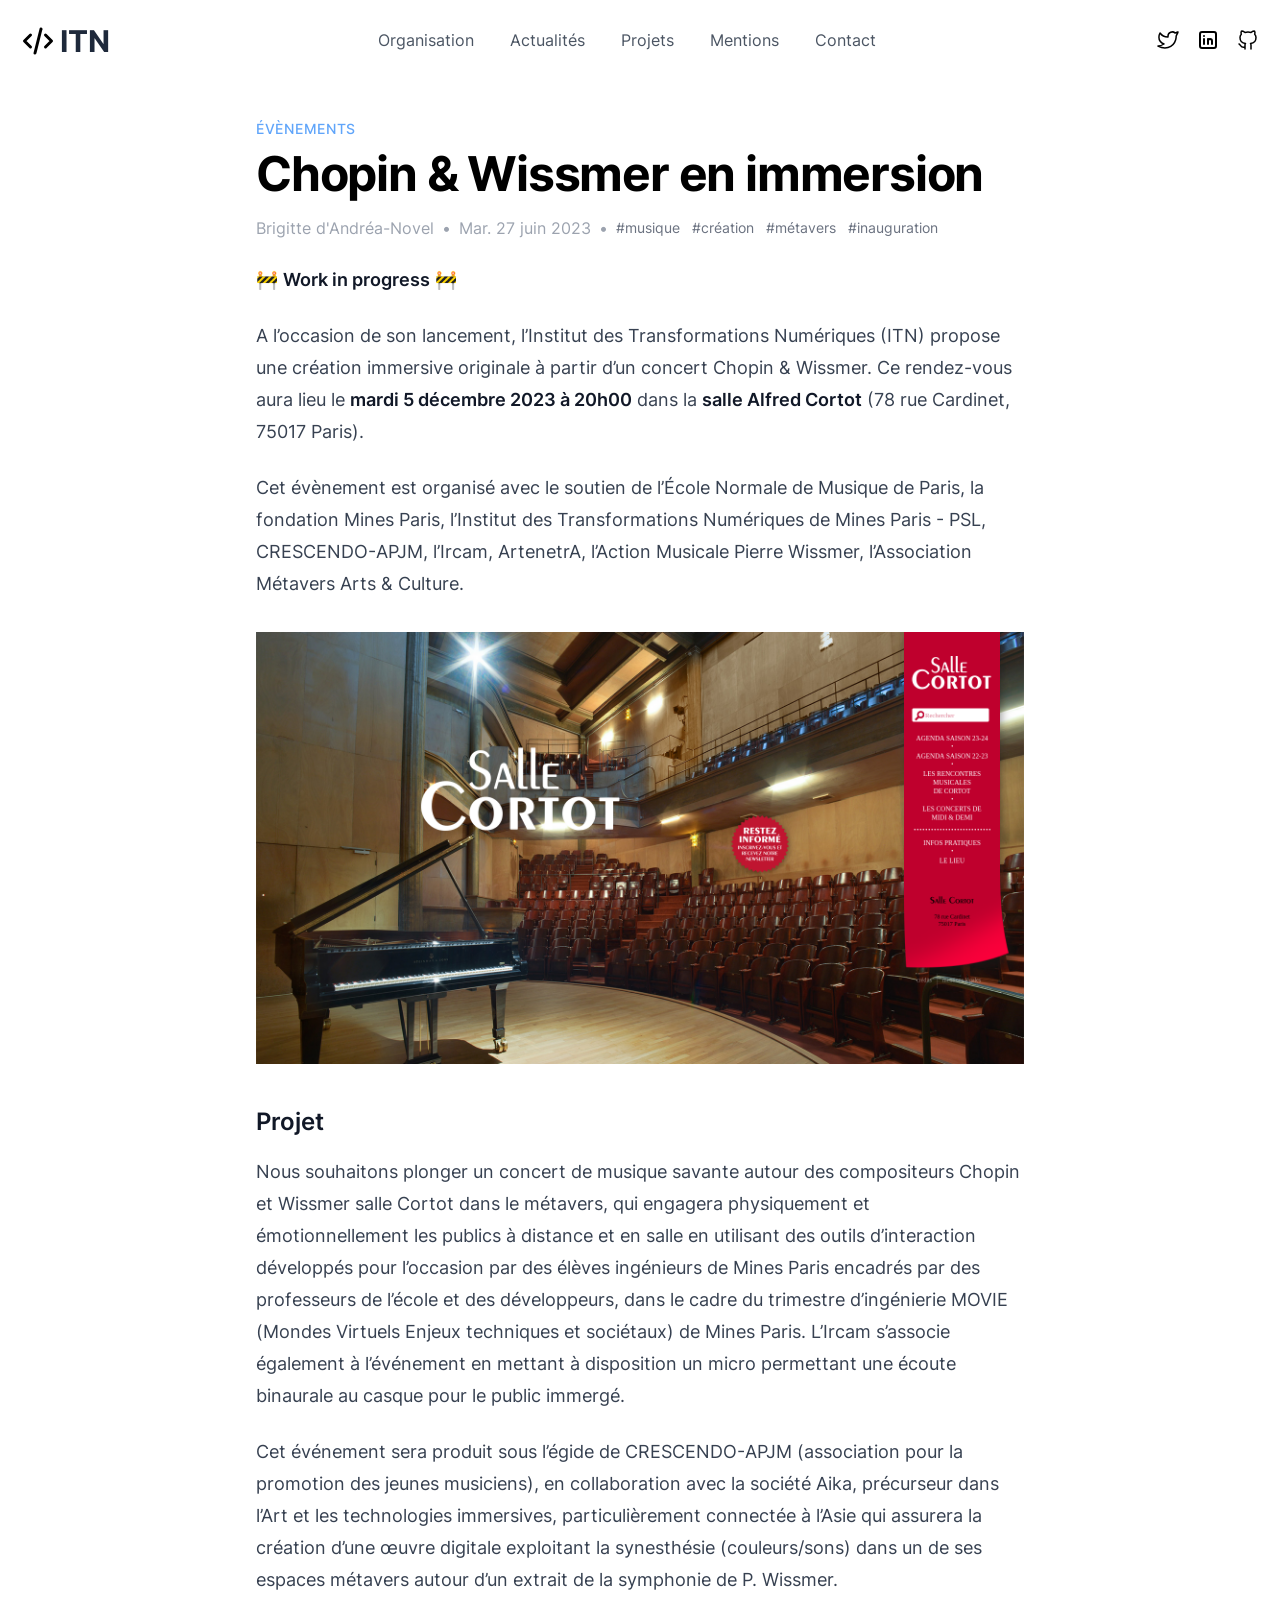
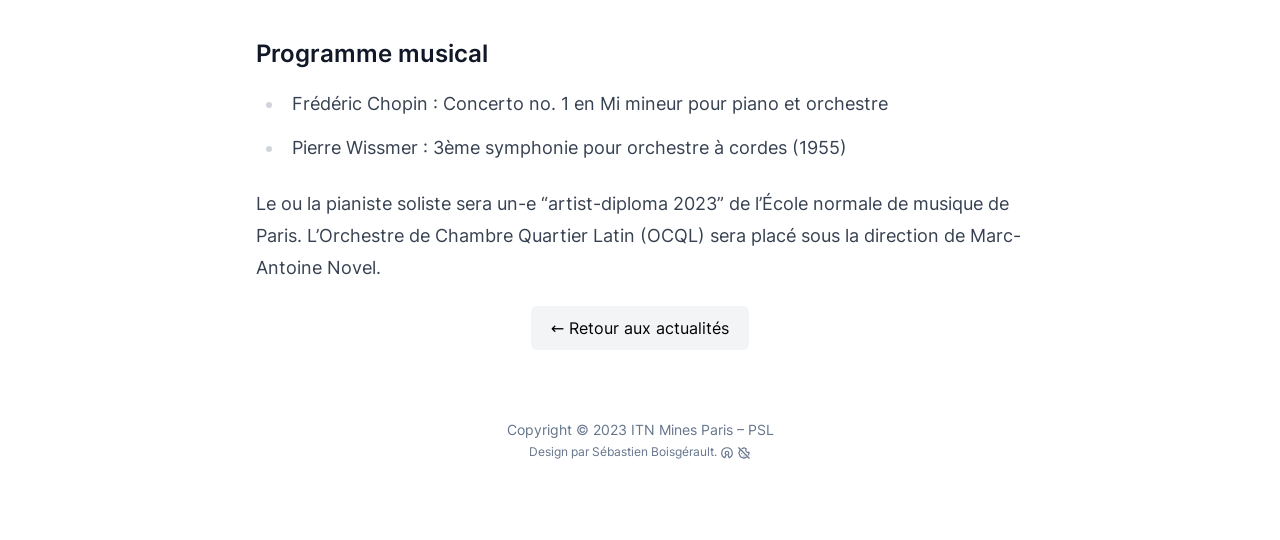
<file: blog/salle-cortot/index.html>
<!DOCTYPE html>
<html lang="fr">
  <head>
    <meta charset="UTF-8">
    <meta name="viewport" content="width=device-width">
    <link rel="icon" type="image/svg+xml" href="https://boisgera.github.io/itn-web/favicon.svg">
    <meta name="generator" content="Astro v2.0.11">

    <!-- <link rel="preload" as="image" href={src} alt="Hero" /> -->
    <title>Chopin & Wissmer en immersion | ITN</title>



<link rel="canonical" href="https://boisgera.github.io/blog/salle-cortot/">

<meta name="description" content="Sciences et technologies du numérique à Mines Paris – PSL">

<meta name="robots" content="index, follow">

<meta property="og:title" content="Chopin &#38; Wissmer en immersion | ITN">
<meta property="og:type" content="website">
<meta property="og:image" content="https://boisgera.github.io/itn-web/opengraph.jpg">
<meta property="og:url" content="https://boisgera.github.io/blog/salle-cortot/">

<meta property="og:image:url" content="https://boisgera.github.io/itn-web/opengraph.jpg">



<meta property="og:image:height">
<meta property="og:image:alt" content="Capture d'écran du site de l'ITN">

<meta name="twitter:card" content="summary_large_image">
<meta name="twitter:site" content="@ITN_MinesParis">
<meta name="twitter:title" content="Chopin &#38; Wissmer en immersion | ITN">
<meta name="twitter:image" content="https://boisgera.github.io/itn-web/opengraph.jpg">

<meta name="twitter:description" content="Sciences et technologies du numérique à Mines Paris – PSL">
<meta name="twitter:creator" content="@boisgera">

  <link rel="stylesheet" href="https://boisgera.github.io/itn-web/_astro/404.52b12107.css" />
<link rel="stylesheet" href="https://boisgera.github.io/itn-web/_astro/mentions.80d13686.css" /><script type="module">document.addEventListener("DOMContentLoaded",function(){document.getElementById("astronav-menu").addEventListener("click",()=>{[...document.querySelectorAll(".astronav-toggle")].forEach(e=>{e.classList.toggle("hidden")})});const o=document.querySelectorAll(".astronav-dropdown");o.forEach(e=>{const r=e.querySelector("button");r.addEventListener("click",n=>{e.classList.toggle("open"),e.setAttribute("aria-expanded",e.getAttribute("aria-expanded")==="true"?"false":"true"),e.hasAttribute("open")?e.removeAttribute("open"):e.setAttribute("open",""),r.nextElementSibling.classList.toggle("hidden"),Array.from(o).filter(t=>t!==e).forEach(t=>{t.classList.remove("open"),t.removeAttribute("open"),t.setAttribute("aria-expanded","false"),t.querySelector(".dropdown-toggle").classList.add("hidden")}),n.stopPropagation()})}),document.addEventListener("click",()=>{o.forEach(e=>{e.classList.remove("open"),e.removeAttribute("open"),e.setAttribute("aria-expanded","false")}),document.querySelectorAll(".dropdown-toggle").forEach(e=>e.classList.add("hidden"))})});
</script></head>
  <body>
    <div class="max-w-screen-xl mx-auto px-5">
  
  <header class="flex flex-col lg:flex-row justify-between items-center my-5">
    
      <div class="flex w-full lg:w-auto items-center justify-between">
        <a href="https://boisgera.github.io/itn-web/" class="text-2xl"><span class="text-3xl flex items-baseline gap-1">
  <span class="relative inline-block" style="height:1em; top: 0.05em">
    <svg xmlns="http://www.w3.org/2000/svg" class="icon icon-tabler icon-tabler-code" width="36" height="36" viewBox="0 0 36 36" stroke-width="2" stroke="currentColor" fill="none" stroke-linecap="round" stroke-linejoin="round">
      <g transform="scale(1.5)">
        <path stroke="none" d="M0 0h24v24H0z" fill="none"></path>
        <path d="M7 8l-4 4l4 4"></path>
        <path d="M17 8l4 4l-4 4"></path>
        <path d="M14 4l-4 16"></path>
      </g>
    </svg>
  </span>
  <span class="font-bold text-slate-800">ITN</span>
</span></a>
        <div class="block lg:hidden">
          <button id="astronav-menu">
  
    <svg fill="currentColor" class="w-4 h-4 text-gray-800" width="24" height="24" viewBox="0 0 20 20" xmlns="http://www.w3.org/2000/svg">
      <title>Menu</title>
      <path class="astronav-toggle hidden" fill-rule="evenodd" clip-rule="evenodd" d="M18.278 16.864a1 1 0 01-1.414 1.414l-4.829-4.828-4.828 4.828a1 1 0 01-1.414-1.414l4.828-4.829-4.828-4.828a1 1 0 011.414-1.414l4.829 4.828 4.828-4.828a1 1 0 111.414 1.414l-4.828 4.829 4.828 4.828z"></path>
      <path class="astronav-toggle" fill-rule="evenodd" d="M4 5h16a1 1 0 010 2H4a1 1 0 110-2zm0 6h16a1 1 0 010 2H4a1 1 0 010-2zm0 6h16a1 1 0 010 2H4a1 1 0 010-2z"></path>
    </svg>
  
</button>
        </div>
      </div>
      <nav class="astronav-toggle hidden w-full lg:w-auto mt-2 lg:flex lg:mt-0">
    
        <ul class="flex flex-col lg:flex-row lg:gap-3">
          <li>
                    <a href="https://boisgera.github.io/itn-web/organisation" class="flex lg:px-3 py-2 text-gray-600 hover:text-gray-900">
                      Organisation
                    </a>
                  </li><li>
                    <a href="https://boisgera.github.io/itn-web/actualités" class="flex lg:px-3 py-2 text-gray-600 hover:text-gray-900">
                      Actualités
                    </a>
                  </li><li>
                    <a href="https://boisgera.github.io/itn-web/projets" class="flex lg:px-3 py-2 text-gray-600 hover:text-gray-900">
                      Projets
                    </a>
                  </li><li>
                    <a href="https://boisgera.github.io/itn-web/mentions" class="flex lg:px-3 py-2 text-gray-600 hover:text-gray-900">
                      Mentions
                    </a>
                  </li><li>
                    <a href="https://boisgera.github.io/itn-web/contact" class="flex lg:px-3 py-2 text-gray-600 hover:text-gray-900">
                      Contact
                    </a>
                  </li>
          <li>
            <div class="h-10 items-center gap-4 flex lg:hidden">
    <a href="https://twitter.com/ITN_MinesParis"><svg fill="none" stroke="currentColor" stroke-linecap="round" stroke-linejoin="round" stroke-width="1.5" class="text-black w-6 h-6" viewBox="0 0 24 24" astro-icon="brand-twitter"><path stroke="none" d="M0 0h24v24H0z"/><path d="M22 4.01c-1 .49-1.98.689-3 .99-1.121-1.265-2.783-1.335-4.38-.737S11.977 6.323 12 8v1c-3.245.083-6.135-1.395-8-4 0 0-4.182 7.433 4 11-1.872 1.247-3.739 2.088-6 2 3.308 1.803 6.913 2.423 10.034 1.517 3.58-1.04 6.522-3.723 7.651-7.742a13.84 13.84 0 0 0 .497-3.753c0-.249 1.51-2.772 1.818-4.013z"/></svg></a>
    <a href="https://www.linkedin.com/in/itn-institut-des-transformations-num%C3%A9riques-mines-paris-psl-0b944027a"><svg fill="none" stroke="currentColor" stroke-linecap="round" stroke-linejoin="round" stroke-width="2" class="text-black w-6 h-6" viewBox="0 0 24 24" astro-icon="brand-linkedin"><path stroke="none" d="M0 0h24v24H0z"/><path d="M4 6a2 2 0 0 1 2-2h12a2 2 0 0 1 2 2v12a2 2 0 0 1-2 2H6a2 2 0 0 1-2-2zM8 11v5M8 8v.01M12 16v-5"/><path d="M16 16v-3a2 2 0 0 0-4 0"/></svg></a>
    <a href="https://github.com/orgs/ITN-Mines-Paris-PSL"><svg fill="none" stroke="currentColor" stroke-linecap="round" stroke-linejoin="round" stroke-width="1.5" class="text-black w-6 h-6" viewBox="0 0 24 24" astro-icon="brand-github"><path stroke="none" d="M0 0h24v24H0z"/><path d="M9 19c-4.3 1.4-4.3-2.5-6-3m12 5v-3.5c0-1 .1-1.4-.5-2 2.8-.3 5.5-1.4 5.5-6a4.6 4.6 0 0 0-1.3-3.2 4.2 4.2 0 0 0-.1-3.2s-1.1-.3-3.5 1.3a12.3 12.3 0 0 0-6.2 0C6.5 2.8 5.4 3.1 5.4 3.1a4.2 4.2 0 0 0-.1 3.2A4.6 4.6 0 0 0 4 9.5c0 4.6 2.7 5.7 5.5 6-.6.6-.6 1.2-.5 2V21"/></svg></a>
</div>
          </li>
        </ul>
      
</nav>
    


    <div>
      <div class="h-10 items-center gap-4 lg:flex hidden">
    <a href="https://twitter.com/ITN_MinesParis"><svg fill="none" stroke="currentColor" stroke-linecap="round" stroke-linejoin="round" stroke-width="1.5" class="text-black w-6 h-6" viewBox="0 0 24 24" astro-icon="brand-twitter"><path stroke="none" d="M0 0h24v24H0z"/><path d="M22 4.01c-1 .49-1.98.689-3 .99-1.121-1.265-2.783-1.335-4.38-.737S11.977 6.323 12 8v1c-3.245.083-6.135-1.395-8-4 0 0-4.182 7.433 4 11-1.872 1.247-3.739 2.088-6 2 3.308 1.803 6.913 2.423 10.034 1.517 3.58-1.04 6.522-3.723 7.651-7.742a13.84 13.84 0 0 0 .497-3.753c0-.249 1.51-2.772 1.818-4.013z"/></svg></a>
    <a href="https://www.linkedin.com/in/itn-institut-des-transformations-num%C3%A9riques-mines-paris-psl-0b944027a"><svg fill="none" stroke="currentColor" stroke-linecap="round" stroke-linejoin="round" stroke-width="2" class="text-black w-6 h-6" viewBox="0 0 24 24" astro-icon="brand-linkedin"><path stroke="none" d="M0 0h24v24H0z"/><path d="M4 6a2 2 0 0 1 2-2h12a2 2 0 0 1 2 2v12a2 2 0 0 1-2 2H6a2 2 0 0 1-2-2zM8 11v5M8 8v.01M12 16v-5"/><path d="M16 16v-3a2 2 0 0 0-4 0"/></svg></a>
    <a href="https://github.com/orgs/ITN-Mines-Paris-PSL"><svg fill="none" stroke="currentColor" stroke-linecap="round" stroke-linejoin="round" stroke-width="1.5" class="text-black w-6 h-6" viewBox="0 0 24 24" astro-icon="brand-github"><path stroke="none" d="M0 0h24v24H0z"/><path d="M9 19c-4.3 1.4-4.3-2.5-6-3m12 5v-3.5c0-1 .1-1.4-.5-2 2.8-.3 5.5-1.4 5.5-6a4.6 4.6 0 0 0-1.3-3.2 4.2 4.2 0 0 0-.1-3.2s-1.1-.3-3.5 1.3a12.3 12.3 0 0 0-6.2 0C6.5 2.8 5.4 3.1 5.4 3.1a4.2 4.2 0 0 0-.1 3.2A4.6 4.6 0 0 0 4 9.5c0 4.6 2.7 5.7 5.5 6-.6.6-.6 1.2-.5 2V21"/></svg></a>
</div>
    </div>
  </header>

</div>
    
  <div class="max-w-screen-xl mx-auto px-5">
  
    <div class="mx-auto max-w-3xl mt-14">
      <span class="text-blue-400 uppercase tracking-wider text-sm font-medium">
        Évènements
      </span>
      <h1 class="text-4xl lg:text-5xl font-bold lg:tracking-tight mt-1 lg:leading-tight">
        Chopin &amp; Wissmer en immersion
      </h1>
      <div class="flex gap-2 mt-3 items-center flex-wrap md:flex-nowrap">
        <span class="text-gray-400">
          Brigitte d&#39;Andréa-Novel
        </span>
        <span class="text-gray-400">•</span>
        <time class="text-gray-400" datetime="2023-06-27T17:10:00.000Z">
          Mar. 27 juin 2023
        </time>
        <span class="text-gray-400 hidden md:block">•</span>
        <div class="w-full md:w-auto flex flex-wrap gap-3">
          <span class="text-sm text-gray-500">#musique</span><span class="text-sm text-gray-500">#création</span><span class="text-sm text-gray-500">#métavers</span><span class="text-sm text-gray-500">#inauguration</span>
        </div>
      </div>
    </div>

    <div class="mx-auto prose prose-lg mt-6 max-w-3xl">
      <p>🚧 <strong>Work in progress</strong> 🚧</p>
<p>A l’occasion de son lancement, l’Institut des Transformations Numériques (ITN)
propose une création immersive originale à partir d’un concert Chopin &#x26; Wissmer.
Ce rendez-vous aura lieu le <strong>mardi 5 décembre 2023 à 20h00</strong> dans la <strong>salle Alfred
Cortot</strong> (78 rue Cardinet, 75017 Paris).</p>
<p>Cet évènement est organisé avec
le soutien de l’École Normale de Musique de Paris, la fondation Mines Paris, l’Institut des Transformations Numériques de Mines Paris - PSL, CRESCENDO-APJM, l’Ircam, ArtenetrA, l’Action Musicale Pierre Wissmer,
l’Association Métavers Arts &#x26; Culture.</p>
<p><img src="https://boisgera.github.io/itn-web/salle-cortot.png" alt=""></p>
<h3 id="projet">Projet</h3>
<p>Nous souhaitons plonger un concert de musique savante autour des compositeurs Chopin et Wissmer salle Cortot dans le métavers,
qui engagera physiquement et émotionnellement les publics à distance et en salle en utilisant des outils d’interaction développés pour l’occasion par des élèves ingénieurs de Mines Paris encadrés par des professeurs de l’école et des développeurs, dans le cadre du trimestre d’ingénierie MOVIE (Mondes Virtuels Enjeux techniques et sociétaux) de Mines Paris. L’Ircam s’associe également à l’événement en mettant à disposition un micro permettant une écoute binaurale au casque pour le public immergé.</p>
<p>Cet événement sera produit sous l’égide de CRESCENDO-APJM (association pour la promotion des jeunes musiciens), en collaboration avec la société Aika, précurseur dans l’Art et les technologies immersives, particulièrement connectée à l’Asie qui assurera la création d’une œuvre digitale exploitant la synesthésie (couleurs/sons) dans un de ses espaces métavers autour d’un extrait de la symphonie de P. Wissmer.</p>
<h3 id="programme-musical">Programme musical</h3>
<ul>
<li>Frédéric Chopin : Concerto no. 1 en Mi mineur pour piano et orchestre</li>
<li>Pierre Wissmer : 3ème symphonie pour orchestre à cordes (1955)</li>
</ul>
<p>Le ou la pianiste soliste sera un-e “artist-diploma 2023” de l’École normale de musique de Paris. L’Orchestre de Chambre Quartier Latin (OCQL) sera placé sous
la direction de Marc-Antoine Novel.</p>
    </div>
    <div class="text-center mt-8">
      <a href="https://boisgera.github.io/itn-web/actualités" class="bg-gray-100 px-5 py-3 rounded-md hover:bg-gray-200 transition">← Retour aux actualités</a>
    </div>
  
</div>

    <footer class="my-20">
  <p class="text-center text-sm text-slate-500">
    Copyright © 2023 ITN Mines Paris – PSL
  </p>
  <p class="text-center text-xs text-slate-500 mt-1">
    Design par <a href="https://github.com/boisgera">Sébastien Boisgérault</a>.
    <a href="https://boisgera.github.io/itn-web/mentions"><svg fill="none" stroke="currentColor" stroke-linecap="round" stroke-linejoin="round" stroke-width="2" class="inline text-slate-500 w-3.5 h-3.5" viewBox="0 0 24 24" astro-icon="brand-open-source"><path stroke="none" d="M0 0h24v24H0z"/><path d="M12 3a9 9 0 0 1 3.618 17.243l-2.193-5.602a3 3 0 1 0-2.849 0l-2.193 5.603A9 9 0 0 1 12 3z"/></svg></a>
    <svg fill="none" stroke="currentColor" stroke-linecap="round" stroke-linejoin="round" stroke-width="2" class="inline text-slate-500 w-3.5 h-3.5" viewBox="0 0 24 24" astro-icon="cookie-off"><path stroke="none" d="M0 0h24v24H0z"/><path d="M8 13v.01M12 17v.01M12 12v.01M18.192 18.187a3 3 0 0 1-.976.652c-1.048.263-1.787.483-2.216.661-.475.197-1.092.538-1.852 1.024a3 3 0 0 1-2.296 0C10.05 20.021 9.433 19.68 9 19.5c-.471-.195-1.21-.415-2.216-.66a3 3 0 0 1-1.623-1.624c-.265-1.052-.485-1.79-.661-2.216-.198-.479-.54-1.096-1.024-1.852a3 3 0 0 1 0-2.296c.48-.744.82-1.361 1.024-1.852.171-.413.391-1.152.66-2.216a3 3 0 0 1 .649-.971M8.63 4.639c.14-.049.263-.095.37-.139.458-.19 1.075-.531 1.852-1.024a3 3 0 0 1 2.296 0l2.667 1.104a4 4 0 0 0 4.656 6.14l.053.132a3 3 0 0 1 0 2.296c-.497.786-.838 1.404-1.024 1.852a6.579 6.579 0 0 0-.135.36M3 3l18 18"/></svg>
  </p>
</footer>
    
  </body>
</html>
</file>
